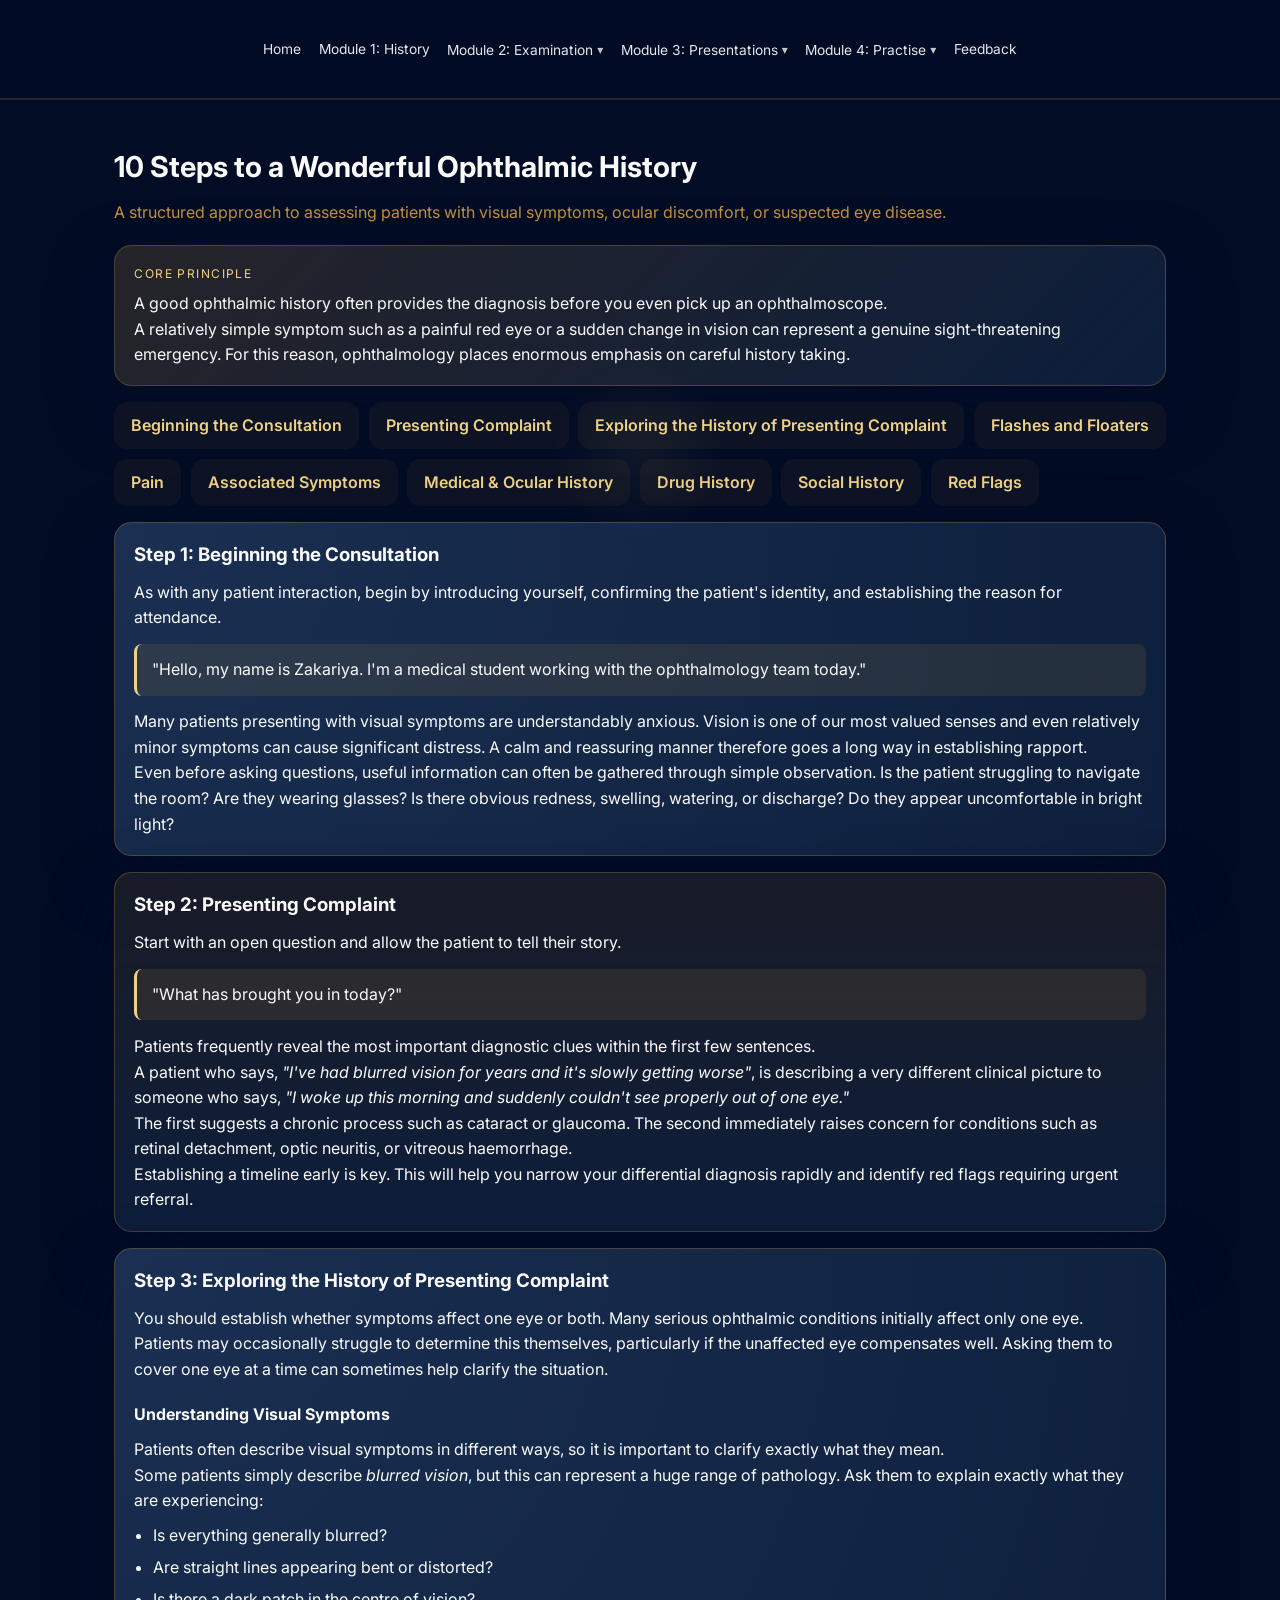
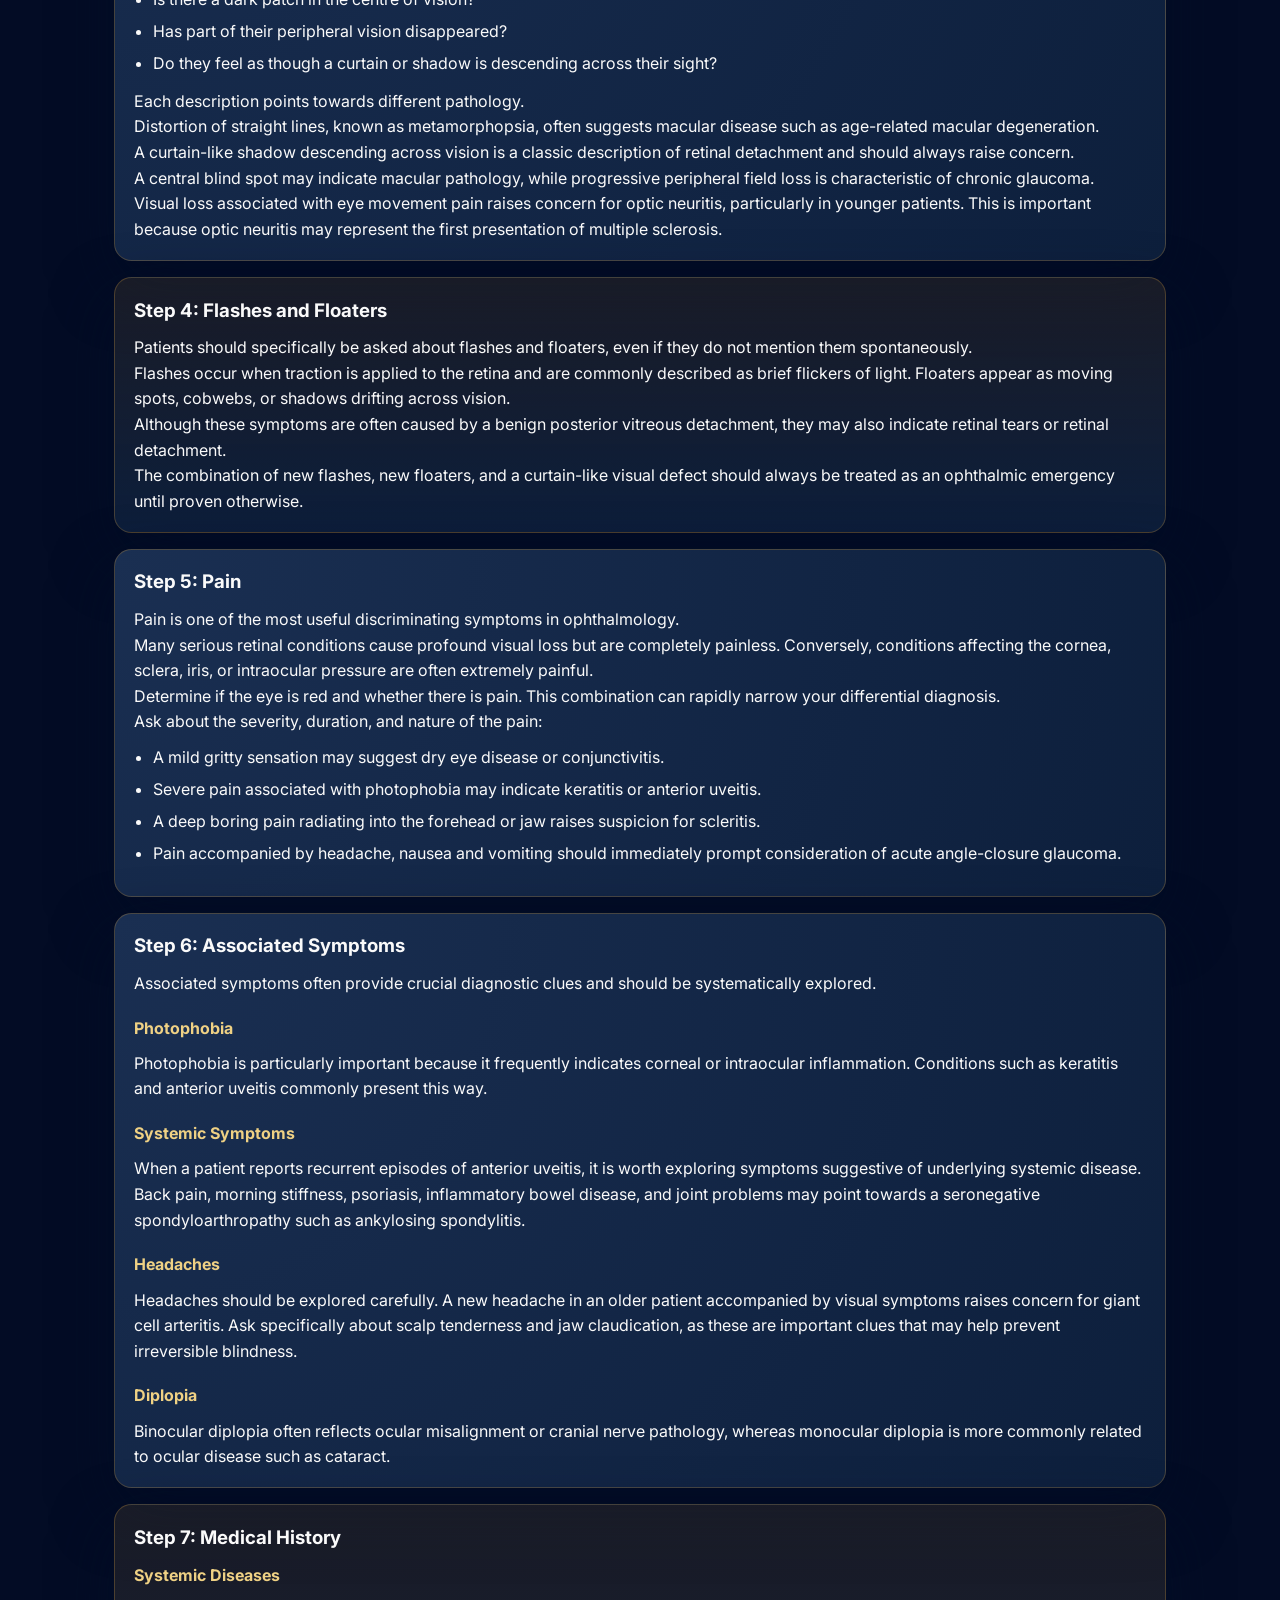
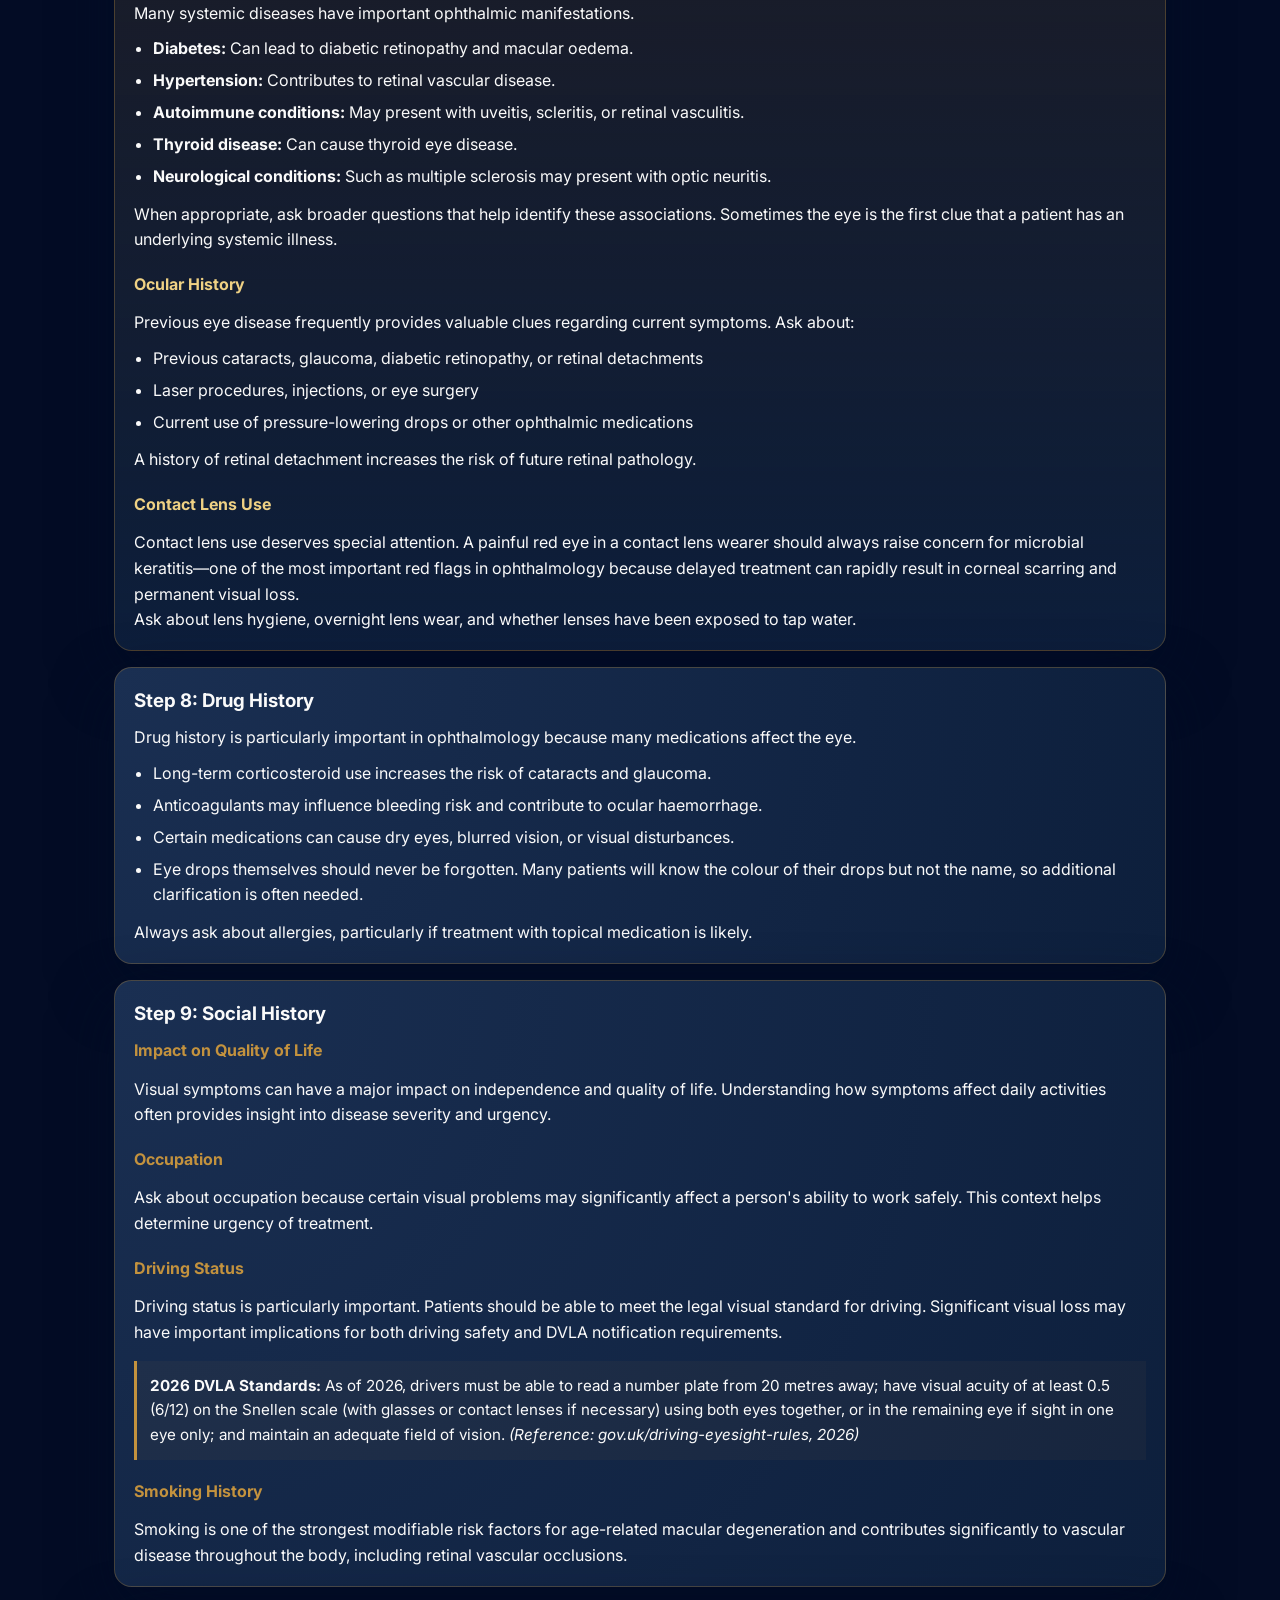
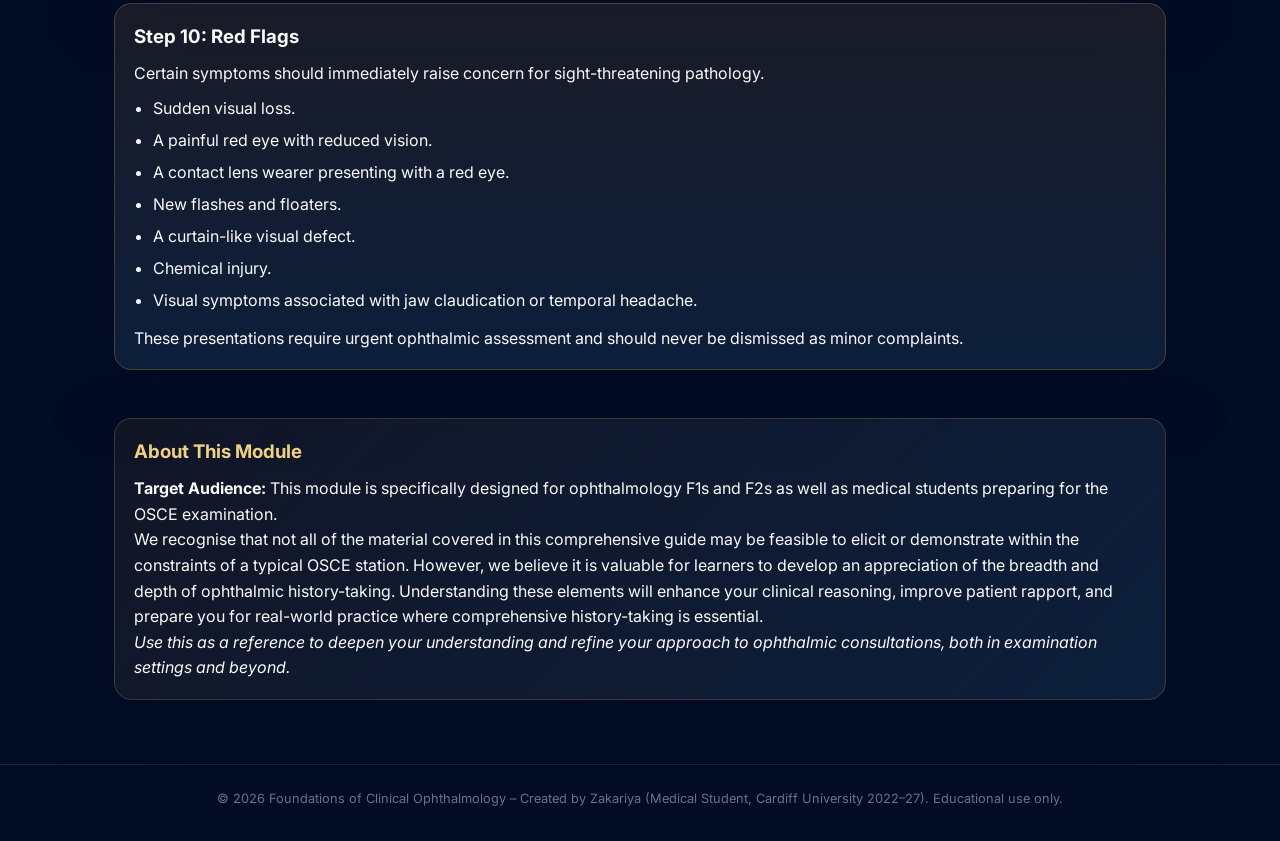
<file: module1-history.html>
<!DOCTYPE html>
<html lang="en">
<head>
  <meta charset="UTF-8" />
  <meta name="viewport" content="width=device-width, initial-scale=1.0" />
  <title>Module 1: History</title>
  <link rel="stylesheet" href="style.css" />
  <link rel="preconnect" href="https://fonts.googleapis.com">
  <link rel="preconnect" href="https://fonts.gstatic.com" crossorigin>
  <link href="https://fonts.googleapis.com/css2?family=Inter:wght@300;400;600;700&family=Playfair+Display:wght@600;700&display=swap" rel="stylesheet">
</head>
<body data-progress-module="history">
  <header class="top-nav">
    <a class="logo" href="index.html">
      <img src="Images/logo.png" alt="OphthoLearn Logo">
      <span class="logo-text">The Clinical Foundations of Ophthalmology</span>
    </a>
    <nav class="primary-nav" aria-label="Primary">
      <a class="nav-link" href="index.html">Home</a>
      <a class="nav-link" href="module1-history.html">Module 1: History</a>
      <div class="nav-item dropdown">
        <a class="nav-link" href="module2-exam.html">Module 2: Examination <span class="nav-caret">▾</span></a>
        <div class="dropdown-menu" role="menu">
          <a class="dropdown-link" href="module2-exam.html">Eye examination overview</a>
          <a class="dropdown-link" href="module2-mock.html">Mock station</a>
          <a class="dropdown-link" href="module2-fundoscopy.html">How to use fundoscopy</a>
        </div>
      </div>
      <div class="nav-item dropdown">
        <a class="nav-link" href="module3-common.html">Module 3: Presentations <span class="nav-caret">▾</span></a>
        <div class="dropdown-menu" role="menu">
          <a class="dropdown-link" href="module3-common.html">Common conditions</a>
          <a class="dropdown-link" href="module3-emergency.html">Emergency conditions</a>
        </div>
      </div>
      <div class="nav-item dropdown dropdown-right">
        <a class="nav-link" href="module4-spot.html">Module 4: Practise <span class="nav-caret">▾</span></a>
        <div class="dropdown-menu" role="menu">
          <a class="dropdown-link" href="module4-spot.html">Spot diagnosis</a>
          <a class="dropdown-link" href="module4-sba.html">SBA questions</a>
        </div>
      </div>
      <a class="nav-link" href="feedback.html">Feedback</a>
    </nav>
  </header>
  <main>
    <section class="section" id="module1-history">
      <h2>10 Steps to a Wonderful Ophthalmic History</h2>
      <p class="section-intro">A structured approach to assessing patients with visual symptoms, ocular discomfort, or suspected eye disease.</p>

      <div class="history-hero">
        <div class="history-hero-card history-highlight">
          <p class="history-kicker">Core principle</p>
          <p>A good ophthalmic history often provides the diagnosis before you even pick up an ophthalmoscope.</p>
          <p>A relatively simple symptom such as a painful red eye or a sudden change in vision can represent a genuine sight-threatening emergency. For this reason, ophthalmology places enormous emphasis on careful history taking.</p>
        </div>
      </div>

      <ul class="steps-summary steps-tiles" style="margin-top: 1rem; padding-left: 0; list-style: none; display:flex; flex-wrap:wrap; gap:0.6rem;">
        <li><a class="step-link" href="#beginning">Beginning the Consultation</a></li>
        <li><a class="step-link" href="#presenting-complaint">Presenting Complaint</a></li>
        <li><a class="step-link" href="#exploring-history">Exploring the History of Presenting Complaint</a></li>
        <li><a class="step-link" href="#flashes-floaters">Flashes and Floaters</a></li>
        <li><a class="step-link" href="#pain">Pain</a></li>
        <li><a class="step-link" href="#associated-symptoms">Associated Symptoms</a></li>
        <li><a class="step-link" href="#medical-history">Medical & Ocular History</a></li>
        <li><a class="step-link" href="#drug-history">Drug History</a></li>
        <li><a class="step-link" href="#social-history">Social History</a></li>
        <li><a class="step-link" href="#red-flags">Red Flags</a></li>
      </ul>

      <div class="history-grid">
        <section id="beginning" class="history-card">
          <h3>Step 1: Beginning the Consultation</h3>
          <p>As with any patient interaction, begin by introducing yourself, confirming the patient's identity, and establishing the reason for attendance.</p>
          <blockquote>"Hello, my name is Zakariya. I'm a medical student working with the ophthalmology team today."</blockquote>
          <p>Many patients presenting with visual symptoms are understandably anxious. Vision is one of our most valued senses and even relatively minor symptoms can cause significant distress. A calm and reassuring manner therefore goes a long way in establishing rapport.</p>
          <p>Even before asking questions, useful information can often be gathered through simple observation. Is the patient struggling to navigate the room? Are they wearing glasses? Is there obvious redness, swelling, watering, or discharge? Do they appear uncomfortable in bright light?</p>
        </section>

        <section id="presenting-complaint" class="history-card history-card-accent">
          <h3>Step 2: Presenting Complaint</h3>
          <p>Start with an open question and allow the patient to tell their story.</p>
          <blockquote>"What has brought you in today?"</blockquote>
          <p>Patients frequently reveal the most important diagnostic clues within the first few sentences.</p>
          <p>A patient who says, <em>"I've had blurred vision for years and it's slowly getting worse"</em>, is describing a very different clinical picture to someone who says, <em>"I woke up this morning and suddenly couldn't see properly out of one eye."</em></p>
          <p>The first suggests a chronic process such as cataract or glaucoma. The second immediately raises concern for conditions such as retinal detachment, optic neuritis, or vitreous haemorrhage.</p>
          <p>Establishing a timeline early is key. This will help you narrow your differential diagnosis rapidly and identify red flags requiring urgent referral.</p>
        </section>

        <section id="exploring-history" class="history-card">
          <h3>Step 3: Exploring the History of Presenting Complaint</h3>
          <p>You should establish whether symptoms affect one eye or both. Many serious ophthalmic conditions initially affect only one eye. Patients may occasionally struggle to determine this themselves, particularly if the unaffected eye compensates well. Asking them to cover one eye at a time can sometimes help clarify the situation.</p>
          
          <h4 style="margin-top: 1.2rem; margin-bottom: 0.6rem;">Understanding Visual Symptoms</h4>
          <p>Patients often describe visual symptoms in different ways, so it is important to clarify exactly what they mean.</p>
          <p>Some patients simply describe <em>blurred vision</em>, but this can represent a huge range of pathology. Ask them to explain exactly what they are experiencing:</p>
          <ul>
            <li>Is everything generally blurred?</li>
            <li>Are straight lines appearing bent or distorted?</li>
            <li>Is there a dark patch in the centre of vision?</li>
            <li>Has part of their peripheral vision disappeared?</li>
            <li>Do they feel as though a curtain or shadow is descending across their sight?</li>
          </ul>
          <p>Each description points towards different pathology.</p>
          <p>Distortion of straight lines, known as metamorphopsia, often suggests macular disease such as age-related macular degeneration.</p>
          <p>A curtain-like shadow descending across vision is a classic description of retinal detachment and should always raise concern.</p>
          <p>A central blind spot may indicate macular pathology, while progressive peripheral field loss is characteristic of chronic glaucoma.</p>
          <p>Visual loss associated with eye movement pain raises concern for optic neuritis, particularly in younger patients. This is important because optic neuritis may represent the first presentation of multiple sclerosis.</p>
        </section>

        <section id="flashes-floaters" class="history-card history-card-accent">
          <h3>Step 4: Flashes and Floaters</h3>
          <p>Patients should specifically be asked about flashes and floaters, even if they do not mention them spontaneously.</p>
          <p>Flashes occur when traction is applied to the retina and are commonly described as brief flickers of light. Floaters appear as moving spots, cobwebs, or shadows drifting across vision.</p>
          <p>Although these symptoms are often caused by a benign posterior vitreous detachment, they may also indicate retinal tears or retinal detachment.</p>
          <p>The combination of new flashes, new floaters, and a curtain-like visual defect should always be treated as an ophthalmic emergency until proven otherwise.</p>
        </section>

        <section id="pain" class="history-card">
          <h3>Step 5: Pain</h3>
          <p>Pain is one of the most useful discriminating symptoms in ophthalmology.</p>
          <p>Many serious retinal conditions cause profound visual loss but are completely painless. Conversely, conditions affecting the cornea, sclera, iris, or intraocular pressure are often extremely painful.</p>
          <p>Determine if the eye is red and whether there is pain. This combination can rapidly narrow your differential diagnosis.</p>
          <p>Ask about the severity, duration, and nature of the pain:</p>
          <ul>
            <li>A mild gritty sensation may suggest dry eye disease or conjunctivitis.</li>
            <li>Severe pain associated with photophobia may indicate keratitis or anterior uveitis.</li>
            <li>A deep boring pain radiating into the forehead or jaw raises suspicion for scleritis.</li>
            <li>Pain accompanied by headache, nausea and vomiting should immediately prompt consideration of acute angle-closure glaucoma.</li>
          </ul>
        </section>

        <section id="associated-symptoms" class="history-card">
          <h3>Step 6: Associated Symptoms</h3>
          <p>Associated symptoms often provide crucial diagnostic clues and should be systematically explored.</p>
          
          <h4 style="margin-top: 1.2rem; margin-bottom: 0.6rem; color: #efd184;">Photophobia</h4>
          <p>Photophobia is particularly important because it frequently indicates corneal or intraocular inflammation. Conditions such as keratitis and anterior uveitis commonly present this way.</p>
          
          <h4 style="margin-top: 1.2rem; margin-bottom: 0.6rem; color: #efd184;">Systemic Symptoms</h4>
          <p>When a patient reports recurrent episodes of anterior uveitis, it is worth exploring symptoms suggestive of underlying systemic disease. Back pain, morning stiffness, psoriasis, inflammatory bowel disease, and joint problems may point towards a seronegative spondyloarthropathy such as ankylosing spondylitis.</p>
          
          <h4 style="margin-top: 1.2rem; margin-bottom: 0.6rem; color: #efd184;">Headaches</h4>
          <p>Headaches should be explored carefully. A new headache in an older patient accompanied by visual symptoms raises concern for giant cell arteritis. Ask specifically about scalp tenderness and jaw claudication, as these are important clues that may help prevent irreversible blindness.</p>
          
          <h4 style="margin-top: 1.2rem; margin-bottom: 0.6rem; color: #efd184;">Diplopia</h4>
          <p>Binocular diplopia often reflects ocular misalignment or cranial nerve pathology, whereas monocular diplopia is more commonly related to ocular disease such as cataract.</p>
        </section>

        <section id="medical-history" class="history-card history-card-accent">
          <h3>Step 7: Medical History</h3>
          
          <h4 style="margin-top: 0; margin-bottom: 0.8rem; color: #efd184;">Systemic Diseases</h4>
          <p>Many systemic diseases have important ophthalmic manifestations.</p>
          <ul>
            <li><strong>Diabetes:</strong> Can lead to diabetic retinopathy and macular oedema.</li>
            <li><strong>Hypertension:</strong> Contributes to retinal vascular disease.</li>
            <li><strong>Autoimmune conditions:</strong> May present with uveitis, scleritis, or retinal vasculitis.</li>
            <li><strong>Thyroid disease:</strong> Can cause thyroid eye disease.</li>
            <li><strong>Neurological conditions:</strong> Such as multiple sclerosis may present with optic neuritis.</li>
          </ul>
          <p>When appropriate, ask broader questions that help identify these associations. Sometimes the eye is the first clue that a patient has an underlying systemic illness.</p>
          
          <h4 style="margin-top: 1.2rem; margin-bottom: 0.8rem; color: #efd184;">Ocular History</h4>
          <p>Previous eye disease frequently provides valuable clues regarding current symptoms. Ask about:</p>
          <ul>
            <li>Previous cataracts, glaucoma, diabetic retinopathy, or retinal detachments</li>
            <li>Laser procedures, injections, or eye surgery</li>
            <li>Current use of pressure-lowering drops or other ophthalmic medications</li>
          </ul>
          <p>A history of retinal detachment increases the risk of future retinal pathology.</p>
          
          <h4 style="margin-top: 1.2rem; margin-bottom: 0.8rem; color: #efd184;">Contact Lens Use</h4>
          <p>Contact lens use deserves special attention. A painful red eye in a contact lens wearer should always raise concern for microbial keratitis—one of the most important red flags in ophthalmology because delayed treatment can rapidly result in corneal scarring and permanent visual loss.</p>
          <p>Ask about lens hygiene, overnight lens wear, and whether lenses have been exposed to tap water.</p>
        </section>

        <section id="drug-history" class="history-card">
          <h3>Step 8: Drug History</h3>
          <p>Drug history is particularly important in ophthalmology because many medications affect the eye.</p>
          <ul>
            <li>Long-term corticosteroid use increases the risk of cataracts and glaucoma.</li>
            <li>Anticoagulants may influence bleeding risk and contribute to ocular haemorrhage.</li>
            <li>Certain medications can cause dry eyes, blurred vision, or visual disturbances.</li>
            <li>Eye drops themselves should never be forgotten. Many patients will know the colour of their drops but not the name, so additional clarification is often needed.</li>
          </ul>
          <p>Always ask about allergies, particularly if treatment with topical medication is likely.</p>
        </section>

        <section id="social-history" class="history-card">
          <h3>Step 9: Social History</h3>
          
          <h4 style="margin-top: 0; margin-bottom: 0.8rem; color: #c3923e;">Impact on Quality of Life</h4>
          <p>Visual symptoms can have a major impact on independence and quality of life. Understanding how symptoms affect daily activities often provides insight into disease severity and urgency.</p>
          
          <h4 style="margin-top: 1.2rem; margin-bottom: 0.8rem; color: #c3923e;">Occupation</h4>
          <p>Ask about occupation because certain visual problems may significantly affect a person's ability to work safely. This context helps determine urgency of treatment.</p>
          
          <h4 style="margin-top: 1.2rem; margin-bottom: 0.8rem; color: #c3923e;">Driving Status</h4>
          <p>Driving status is particularly important. Patients should be able to meet the legal visual standard for driving. Significant visual loss may have important implications for both driving safety and DVLA notification requirements.</p>
          <p style="font-size: 0.95rem; background: rgba(195, 146, 62, 0.05); padding: 0.8rem; border-left: 3px solid #c3923e; margin: 1rem 0;">
            <strong>2026 DVLA Standards:</strong> As of 2026, drivers must be able to read a number plate from 20 metres away; have visual acuity of at least 0.5 (6/12) on the Snellen scale (with glasses or contact lenses if necessary) using both eyes together, or in the remaining eye if sight in one eye only; and maintain an adequate field of vision. <em>(Reference: gov.uk/driving-eyesight-rules, 2026)</em>
          </p>
          
          <h4 style="margin-top: 1.2rem; margin-bottom: 0.8rem; color: #c3923e;">Smoking History</h4>
          <p>Smoking is one of the strongest modifiable risk factors for age-related macular degeneration and contributes significantly to vascular disease throughout the body, including retinal vascular occlusions.</p>
        </section>

        <section id="red-flags" class="history-card history-card-accent">
          <h3>Step 10: Red Flags</h3>
          <p>Certain symptoms should immediately raise concern for sight-threatening pathology.</p>
          <ul>
            <li>Sudden visual loss.</li>
            <li>A painful red eye with reduced vision.</li>
            <li>A contact lens wearer presenting with a red eye.</li>
            <li>New flashes and floaters.</li>
            <li>A curtain-like visual defect.</li>
            <li>Chemical injury.</li>
            <li>Visual symptoms associated with jaw claudication or temporal headache.</li>
          </ul>
          <p>These presentations require urgent ophthalmic assessment and should never be dismissed as minor complaints.</p>
        </section>

        <section class="history-card" style="margin-top: 2rem; background: linear-gradient(135deg, rgba(195, 146, 62, 0.08), rgba(13, 31, 60, 0.98)); border: 1px solid rgba(195, 146, 62, 0.25);">
          <h3 style="color: #efd184;">About This Module</h3>
          <p><strong>Target Audience:</strong> This module is specifically designed for ophthalmology F1s and F2s as well as medical students preparing for the OSCE examination.</p>
          <p>We recognise that not all of the material covered in this comprehensive guide may be feasible to elicit or demonstrate within the constraints of a typical OSCE station. However, we believe it is valuable for learners to develop an appreciation of the breadth and depth of ophthalmic history-taking. Understanding these elements will enhance your clinical reasoning, improve patient rapport, and prepare you for real-world practice where comprehensive history-taking is essential.</p>
          <p><em>Use this as a reference to deepen your understanding and refine your approach to ophthalmic consultations, both in examination settings and beyond.</em></p>
        </section>
      </div>
  </main>
  <footer class="footer">
    <p>&copy; <span id="year"></span> Foundations of Clinical Ophthalmology – Created by Zakariya (Medical Student, Cardiff University 2022–27). Educational use only.</p>
  </footer>
  <script src="script.js"></script>
</body>
</html>
</file>
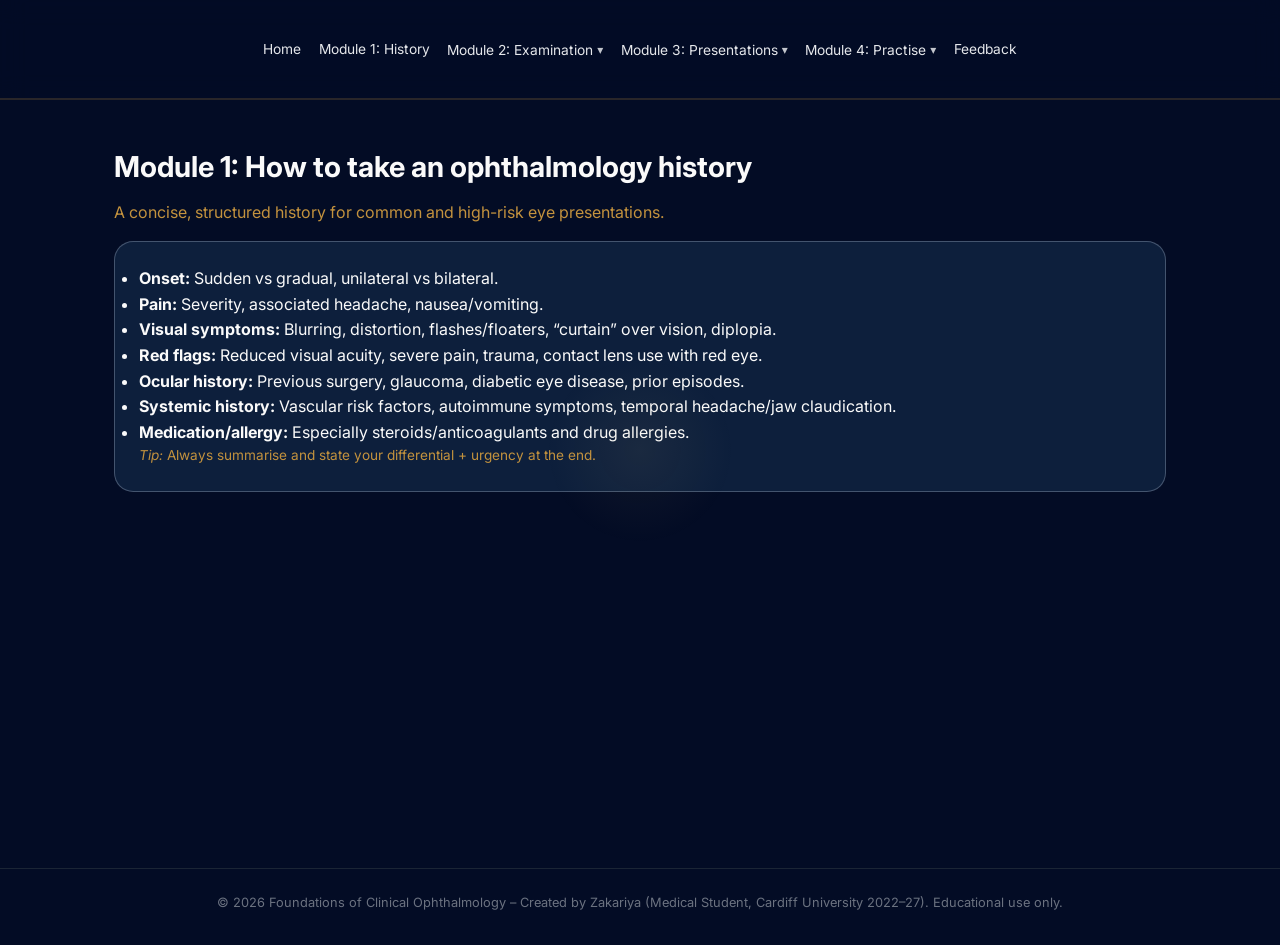
<file: module1.html>
<!DOCTYPE html>
<html lang="en">
<head>
  <meta charset="UTF-8" />
  <meta name="viewport" content="width=device-width, initial-scale=1.0" />
  <title>Module 1: Ophthalmology History</title>
  <link rel="stylesheet" href="style.css" />

  <!-- Google Font -->
  <link rel="preconnect" href="https://fonts.googleapis.com">
  <link rel="preconnect" href="https://fonts.gstatic.com" crossorigin>
  <link href="https://fonts.googleapis.com/css2?family=Inter:wght@300;400;600;700&family=Playfair+Display:wght@600;700&display=swap" rel="stylesheet">
</head>

<body data-progress-module="history">
  <!-- NAVIGATION -->
  <header class="top-nav">
    <a class="logo" href="index.html">
      <img src="Images/logo.png" alt="OphthoLearn Logo">
      <span class="logo-text">The Clinical Foundations of Ophthalmology</span>
    </a>
    <nav class="primary-nav" aria-label="Primary">
      <a class="nav-link" href="index.html">Home</a>
      <a class="nav-link" href="module1-history.html">Module 1: History</a>

      <div class="nav-item dropdown">
        <a class="nav-link" href="module2-exam.html">Module 2: Examination <span class="nav-caret">▾</span></a>
        <div class="dropdown-menu" role="menu">
          <a class="dropdown-link" href="module2-exam.html">How to conduct an ophthalmology examination</a>
          <a class="dropdown-link" href="module2-mock.html">Mock station</a>
          <a class="dropdown-link" href="module2-fundoscopy.html">How to use fundoscopy</a>
        </div>
      </div>

      <div class="nav-item dropdown">
        <a class="nav-link" href="module3-common.html">Module 3: Presentations <span class="nav-caret">▾</span></a>
        <div class="dropdown-menu" role="menu">
          <a class="dropdown-link" href="module3-common.html">Common conditions</a>
          <a class="dropdown-link" href="module3-emergency.html">Emergency conditions</a>
        </div>
      </div>

      <div class="nav-item dropdown dropdown-right">
        <a class="nav-link" href="module4-spot.html">Module 4: Practise <span class="nav-caret">▾</span></a>
        <div class="dropdown-menu" role="menu">
          <a class="dropdown-link" href="module4-spot.html">Spot diagnosis</a>
          <a class="dropdown-link" href="module4-sba.html">SBA questions</a>
        </div>
      </div>

      <a class="nav-link" href="feedback.html">Feedback</a>
    </nav>
  </header>

  <main>
    <section class="section" id="module1-history">
      <h2>Module 1: How to take an ophthalmology history</h2>
      <p class="section-intro">
        A concise, structured history for common and high-risk eye presentations.
      </p>

      <div class="module-viewer">
        <ul>
          <li><strong>Onset:</strong> Sudden vs gradual, unilateral vs bilateral.</li>
          <li><strong>Pain:</strong> Severity, associated headache, nausea/vomiting.</li>
          <li><strong>Visual symptoms:</strong> Blurring, distortion, flashes/floaters, “curtain” over vision, diplopia.</li>
          <li><strong>Red flags:</strong> Reduced visual acuity, severe pain, trauma, contact lens use with red eye.</li>
          <li><strong>Ocular history:</strong> Previous surgery, glaucoma, diabetic eye disease, prior episodes.</li>
          <li><strong>Systemic history:</strong> Vascular risk factors, autoimmune symptoms, temporal headache/jaw claudication.</li>
          <li><strong>Medication/allergy:</strong> Especially steroids/anticoagulants and drug allergies.</li>
        </ul>
        <p class="small-note"><em>Tip:</em> Always summarise and state your differential + urgency at the end.</p>
      </div>
    </section>
  </main>

  <footer class="footer">
    <p>&copy; <span id="year"></span> Foundations of Clinical Ophthalmology – Created by Zakariya (Medical Student, Cardiff University 2022–27). Educational use only.</p>
  </footer>

  <script src="script.js"></script>
</body>
</html>
</file>
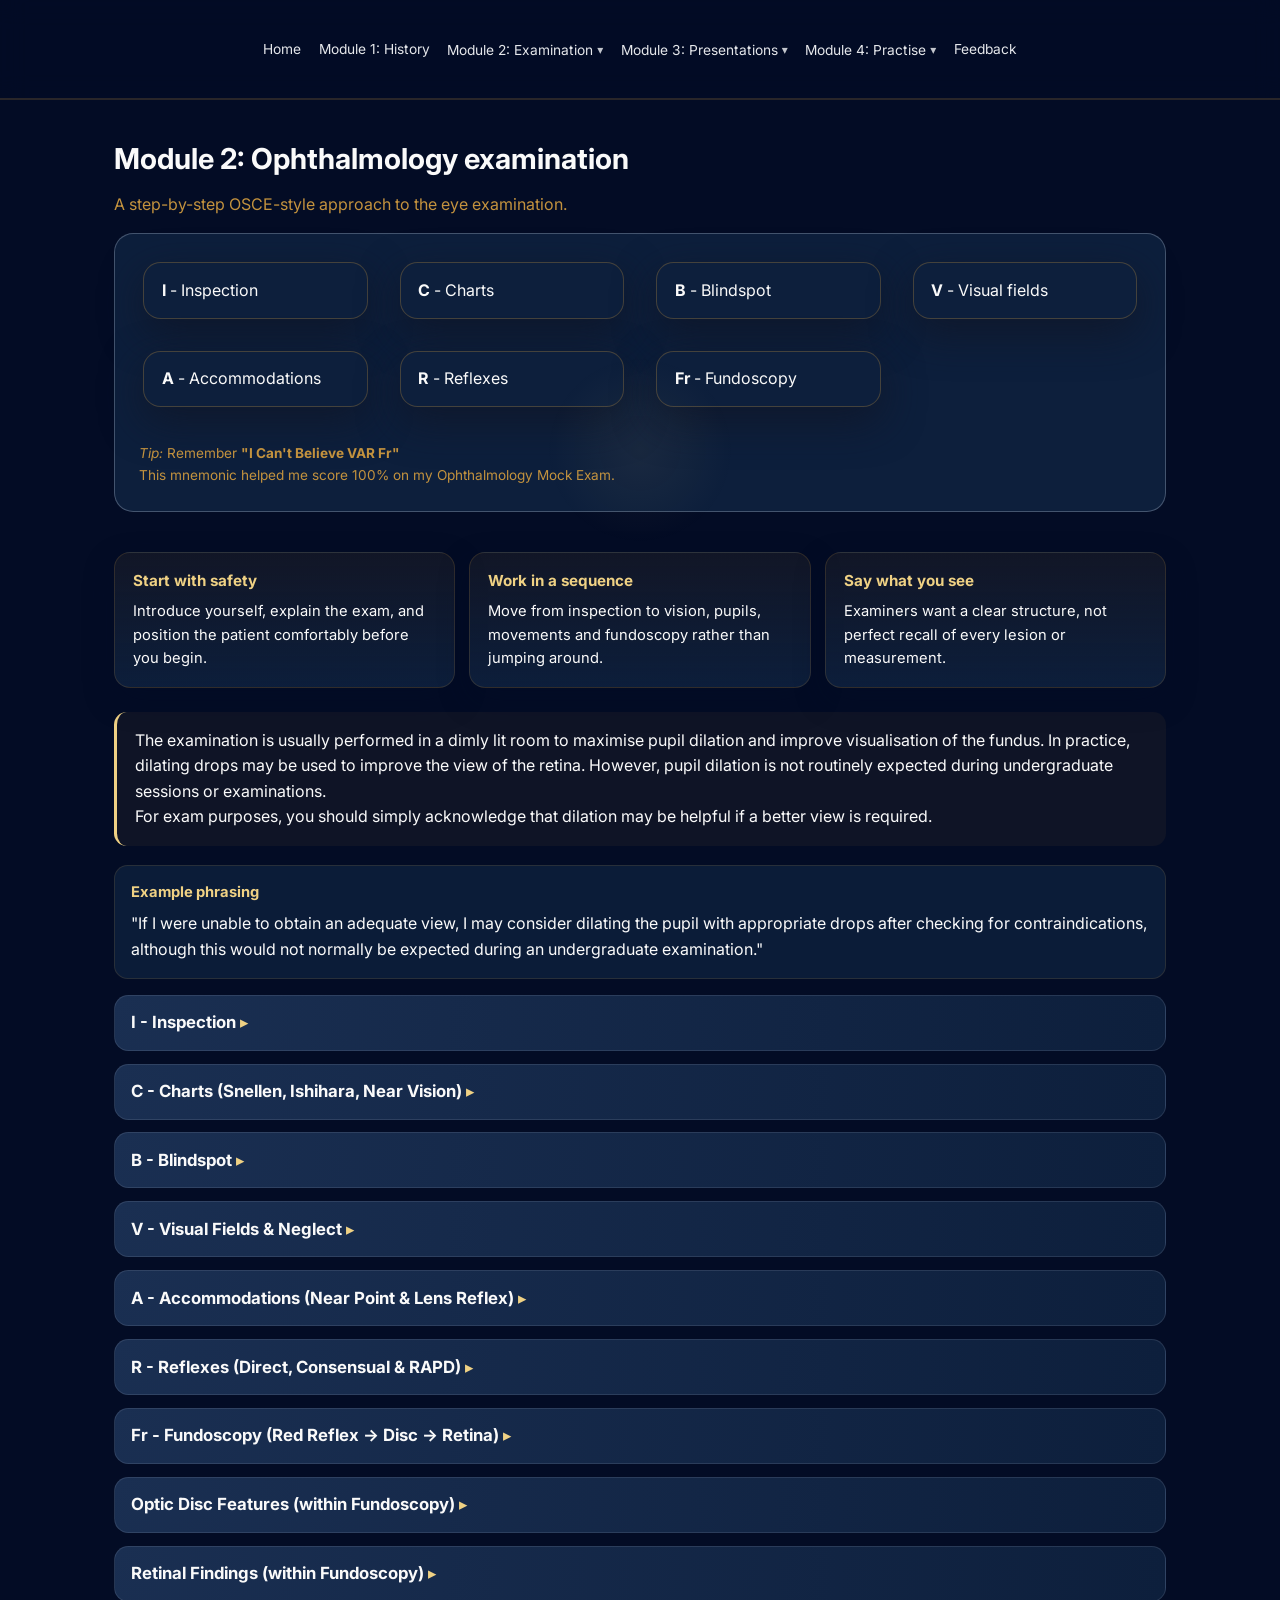
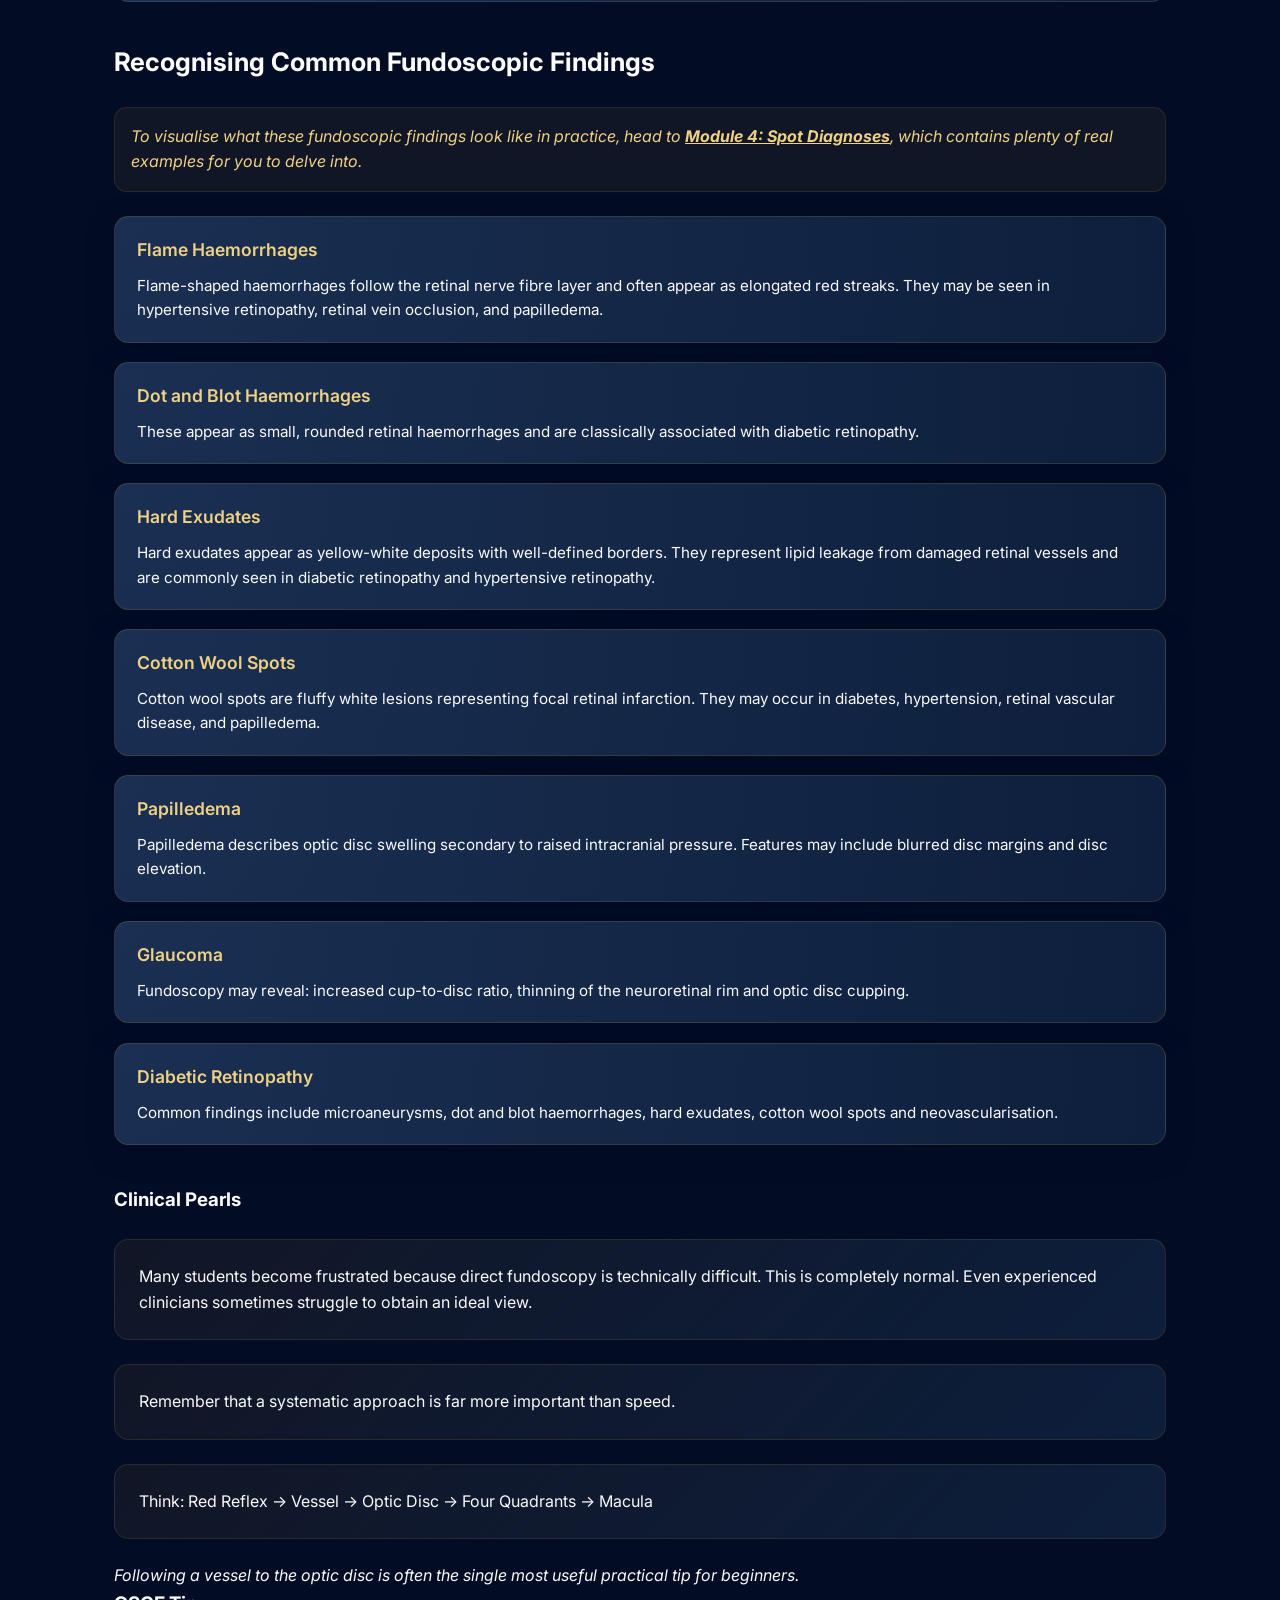
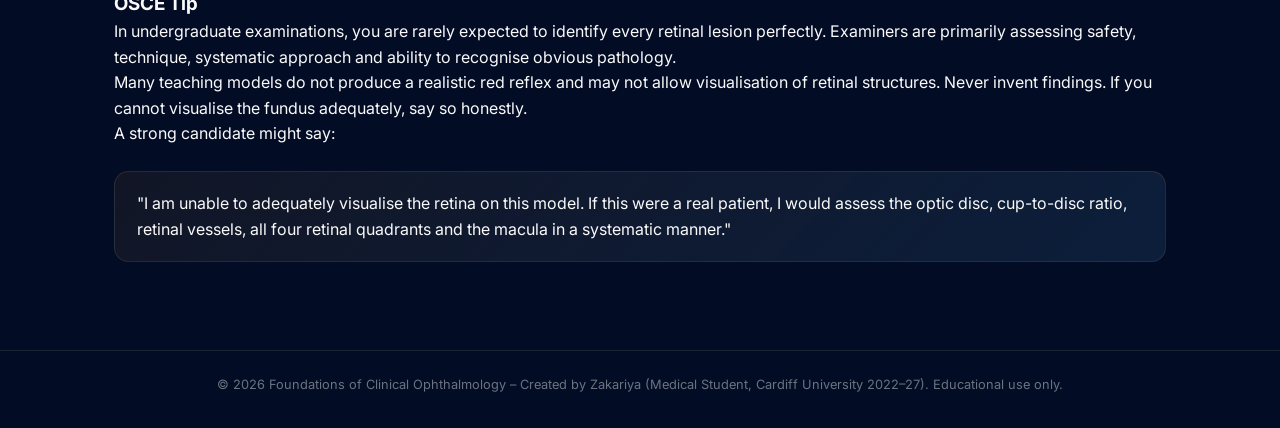
<file: module2-exam.html>
<!DOCTYPE html>
<html lang="en">
<head>
  <meta charset="UTF-8" />
  <meta name="viewport" content="width=device-width, initial-scale=1.0" />
  <title>Module 2: Examination</title>
  <link rel="stylesheet" href="style.css" />
  <link rel="preconnect" href="https://fonts.googleapis.com">
  <link rel="preconnect" href="https://fonts.gstatic.com" crossorigin>
  <link href="https://fonts.googleapis.com/css2?family=Inter:wght@300;400;600;700&family=Playfair+Display:wght@600;700&display=swap" rel="stylesheet">
</head>
<body class="module2-exam-page" data-progress-module="exam">
  <header class="top-nav">
    <a class="logo" href="index.html">
      <img src="Images/logo.png" alt="OphthoLearn Logo">
      <span class="logo-text">The Clinical Foundations of Ophthalmology</span>
    </a>
    <nav class="primary-nav" aria-label="Primary">
      <a class="nav-link" href="index.html">Home</a>
      <a class="nav-link" href="module1-history.html">Module 1: History</a>
      <div class="nav-item dropdown">
        <a class="nav-link" href="module2-exam.html">Module 2: Examination <span class="nav-caret">▾</span></a>
        <div class="dropdown-menu" role="menu">
          <a class="dropdown-link" href="module2-exam.html">Eye examination overview</a>
          <a class="dropdown-link" href="module2-mock.html">Mock station</a>
          <a class="dropdown-link" href="module2-fundoscopy.html">How to use fundoscopy</a>
        </div>
      </div>
      <div class="nav-item dropdown">
        <a class="nav-link" href="module3-common.html">Module 3: Presentations <span class="nav-caret">▾</span></a>
        <div class="dropdown-menu" role="menu">
          <a class="dropdown-link" href="module3-common.html">Common conditions</a>
          <a class="dropdown-link" href="module3-emergency.html">Emergency conditions</a>
        </div>
      </div>
      <div class="nav-item dropdown dropdown-right">
        <a class="nav-link" href="module4-spot.html">Module 4: Practise <span class="nav-caret">▾</span></a>
        <div class="dropdown-menu" role="menu">
          <a class="dropdown-link" href="module4-spot.html">Spot diagnosis</a>
          <a class="dropdown-link" href="module4-sba.html">SBA questions</a>
        </div>
      </div>
      <a class="nav-link" href="feedback.html">Feedback</a>
    </nav>
  </header>
  <main>
    <section class="section" id="module2-exam">
      <h2>Module 2: Ophthalmology examination</h2>
      <p class="section-intro">A step-by-step OSCE-style approach to the eye examination.</p>
      <div class="module-viewer">
        <div class="card-grid">
          <a class="module-tab" href="#inspection"><strong>I</strong> - Inspection</a>
          <a class="module-tab" href="#charts"><strong>C</strong> - Charts</a>
          <a class="module-tab" href="#blindspot"><strong>B</strong> - Blindspot</a>
          <a class="module-tab" href="#visual-fields"><strong>V</strong> - Visual fields</a>
          <a class="module-tab" href="#accommodations"><strong>A</strong> - Accommodations</a>
          <a class="module-tab" href="#reflexes"><strong>R</strong> - Reflexes</a>
          <a class="module-tab" href="#fundoscopy"><strong>Fr</strong> - Fundoscopy</a>
        </div>
        <p class="small-note"><em>Tip:</em> Remember <strong>"I Can't Believe VAR Fr"</strong></p>
        <p class="small-note">This mnemonic helped me score 100% on my Ophthalmology Mock Exam.</p>
      </div>
      <article class="exam-detailed">
        <div class="exam-summary-grid">
          <div class="exam-summary-card">
            <h4>Start with safety</h4>
            <p>Introduce yourself, explain the exam, and position the patient comfortably before you begin.</p>
          </div>
          <div class="exam-summary-card">
            <h4>Work in a sequence</h4>
            <p>Move from inspection to vision, pupils, movements and fundoscopy rather than jumping around.</p>
          </div>
          <div class="exam-summary-card">
            <h4>Say what you see</h4>
            <p>Examiners want a clear structure, not perfect recall of every lesion or measurement.</p>
          </div>
        </div>

        <div class="exam-lead">
          <p>The examination is usually performed in a dimly lit room to maximise pupil dilation and improve visualisation of the fundus. In practice, dilating drops may be used to improve the view of the retina. However, pupil dilation is not routinely expected during undergraduate sessions or examinations.</p>
          <p>For exam purposes, you should simply acknowledge that dilation may be helpful if a better view is required.</p>
        </div>

        <div class="exam-callout">
          <h4>Example phrasing</h4>
        <blockquote>"If I were unable to obtain an adequate view, I may consider dilating the pupil with appropriate drops after checking for contraindications, although this would not normally be expected during an undergraduate examination."</blockquote>
        </div>

        <div id="inspection" class="accordion-item">
          <div class="accordion-header"><h3><strong>I</strong> - Inspection <span class="accordion-icon">▸</span></h3></div>
          <div class="accordion-body">
            <p>Careful external inspection often gives immediate diagnostic clues. Record laterality and whether findings are acute or chronic.</p>
            <div class="exam-callout">
              <h4>Look for</h4>
              <ul>
                <li>Ptosis or asymmetry of the lids</li>
                <li>Red eye or circumlimbal injection</li>
                <li>Discharge, crusting or lid margin inflammation</li>
              </ul>
            </div>
            <ul>
              <li><strong>Ptosis:</strong> asymmetric lid droop — consider CN III palsy, myasthenia gravis (fatigable ptosis), or involutional/aponeurotic causes.</li>
              <li><strong>Red eye / injection:</strong> diffuse conjunctival injection suggests conjunctivitis; a ciliary flush or perilimbal injection points to keratitis or anterior uveitis.</li>
              <li><strong>Discharge & crusting:</strong> mucopurulent discharge commonly accompanies bacterial conjunctivitis; lash crusting and lid margin inflammation suggest blepharitis.</li>
              <li><strong>Proptosis or globe prominence:</strong> thyroid eye disease, orbital cellulitis, or orbital masses; assess for restriction of eye movements.</li>
              <li><strong>Periorbital swelling / erythema:</strong> differentiate preseptal (localised, lids only) from orbital cellulitis (pain, proptosis, ophthalmoplegia, systemic features).</li>
              <li><strong>Lid lesions:</strong> stye (hordeolum), chalazion, ectropion/entropion, lid tumours — note location, tenderness, and fluctuation.</li>
              <li><strong>Other external signs:</strong> corneal opacity, corneal ulceration (look for focal whitening), entropion causing lashes rubbing the cornea.</li>
            </ul>
            <p><em>Tip:</em> Inspect with good lighting and ask the patient to look in primary gaze and in the direction of suspected abnormality. Photograph external findings if useful for referral.</p>
          </div>
        </div>

        <div id="charts" class="accordion-item">
          <div class="accordion-header"><h3><strong>C</strong> - Charts (Snellen, Ishihara, Near Vision) <span class="accordion-icon">▸</span></h3></div>
          <div class="accordion-body">
            <p><strong>Snellen Chart (distance acuity):</strong> Test each eye separately with habitual correction first, then without if needed. Record the line read (e.g., 6/6, 6/12) and note if a pinhole improves vision.</p>
            <div class="exam-callout">
              <h4>What to document</h4>
              <p>Line read, use of glasses, pinhole response and any severe vision loss terms such as count fingers or hand movement.</p>
            </div>
            <ul>
              <li>Use pinhole to distinguish refractive error from pathological causes; improvement suggests refractive problem.</li>
              <li>Document clearly: count fingers, hand motion, or perception of light (PL) for severe vision loss.</li>
            </ul>
            <p><strong>Ishihara Cards (colour vision):</strong> Brief screening test for red-green colour blindness. Patient reads numbers in colour plates.</p>
            <p><strong>Near Vision (newspaper / Jaeger chart):</strong> Test with patient's reading glasses if worn. Offer a newspaper or dedicated near vision card. Record the smallest line clearly read.</p>
            <p><em>Tip:</em> Always state which correction was used. Document acuity for both corrected and uncorrected vision if significantly different.</p>
          </div>
        </div>

        <div id="blindspot" class="accordion-item">
          <div class="accordion-header"><h3><strong>B</strong> - Blindspot <span class="accordion-icon">▸</span></h3></div>
          <div class="accordion-body">
            <p>Optional detailed mapping. Most exams do not require formal blindspot assessment; visual field confrontation is usually sufficient.</p>
          </div>
        </div>

        <div id="visual-fields" class="accordion-item">
          <div class="accordion-header"><h3><strong>V</strong> - Visual Fields & Neglect <span class="accordion-icon">▸</span></h3></div>
          <div class="accordion-body">
            <p>Confrontation testing screens for peripheral field defects. Compare each quadrant between your field and the patient's, asking them to count fingers or describe movement in each area.</p>
            <ul>
              <li>Test all four quadrants (superior/inferior × nasal/temporal).</li>
              <li>Screen for hemianopia (loss of one half of field), quadrantanopia, and central field defects.</li>
              <li>Assess for neglect: patient may fail to acknowledge stimuli on one side despite intact field.</li>
            </ul>
            <p><em>Tip:</em> Use your own visual field as reference; move your examining finger slowly into the patient's field from the periphery and ask when they first see movement.</p>
          </div>
        </div>

        <div id="accommodations" class="accordion-item">
          <div class="accordion-header"><h3><strong>A</strong> - Accommodations (Near Point & Lens Reflex) <span class="accordion-icon">▸</span></h3></div>
          <div class="accordion-body">
            <p>Test the patient's ability to focus on near objects (accommodation) and observe for associated pupil constriction and convergence.</p>
            <ul>
              <li>Ask patient to focus on your finger held at arm's length, then bring it slowly to the nose (~15 cm).</li>
              <li>Look for pupil constriction (normal) and inward eye movement (convergence).</li>
              <li>Loss of accommodation with preserved direct pupil response suggests Adie syndrome or diabetic neuropathy.</li>
            </ul>
            <p><em>Tip:</em> Accommodative amplitude decreases with age (presbyopia). This test is less critical in brief OSCE exams but worth mentioning for complete CN II/III assessment.</p>
          </div>
        </div>

        <div id="reflexes" class="accordion-item">
          <div class="accordion-header"><h3><strong>R</strong> - Reflexes (Direct, Consensual & RAPD) <span class="accordion-icon">▸</span></h3></div>
          <div class="accordion-body">
            <p>Inspect pupil size, symmetry, shape and reactivity in room light and dim conditions. Perform direct, consensual and swinging light tests (RAPD assessment).</p>
            <ul>
              <li><strong>Direct reflex:</strong> shine light into one eye; observe pupil constriction in that eye.</li>
              <li><strong>Consensual reflex:</strong> light in one eye causes pupil constriction in the other eye.</li>
              <li><strong>RAPD (swinging flashlight test):</strong> indicates asymmetric afferent pathway function (optic nerve or severe retinal disease on the affected side); the affected pupil dilates paradoxically when light swings to it.</li>
              <li><strong>Anisocoria:</strong> note whether asymmetry is greater in light or dark — helps differentiate parasympathetic vs sympathetic causes.</li>
            </ul>
            <p><em>Tip:</em> Perform RAPD assessment in a slightly dim room with a bright light source; a true RAPD is a critical red flag.</p>
          </div>
        </div>

        <div id="fundoscopy" class="accordion-item">
          <div class="accordion-header"><h3><strong>Fr</strong> - Fundoscopy (Red Reflex → Disc → Retina) <span class="accordion-icon">▸</span></h3></div>
          <div class="accordion-body">
            <div class="exam-callout">
              <h4>Positioning</h4>
              <p>When examining the patient's right eye, hold the ophthalmoscope in your right hand and look through it using your right eye. Likewise, when examining the patient's left eye, use your left hand and left eye. Set lens to 0.</p>
            </div>
            <p>Begin by asking the patient to look at a distant target behind you and keep their gaze fixed there throughout the examination. Explain that you will place your thumb on their eyebrow so you do not bump into one another. Approach at arm's distance, at a 15 degree angle from the patient's temporal side.</p>
            <div class="exam-callout">
              <h4>Finding the fundus</h4>
              <p>Initially, identify the red reflex and move slowly towards the eye while maintaining it.</p>
            </div>
            <p>Note that on many models the red reflex is not visible, but often examiners will ask you to continue as if it has been found.</p>
            <ul>
              <li>Identify a retinal vessel first, rather than searching randomly.</li>
              <li>Follow the vessel back until you reach the optic disc.</li>
              <li>Use the vessel as a guide to keep the examination systematic.</li>
            </ul>
            <p><strong>Red Reflex:</strong> The first step of fundoscopy. Shine the ophthalmoscope light at the pupil from arm's length (~30 cm away). Look for a bright red/orange reflex in both eyes. Absence or dimness suggests media opacity (cataract, corneal scar, vitreous haemorrhage) or retinal detachment.</p>
            <div class="exam-callout">
              <h4>Quick sequence</h4>
              <p>Red reflex, vessel, disc, macula and then the four retinal quadrants.</p>
            </div>
            <p>Once the red reflex is confirmed, slowly approach the eye and begin your systematic examination:</p>
            <ul>
              <li>Use your right eye to examine the patient's right eye (right hand with scope); left eye for left eye.</li>
              <li>Start at lens 0 and adjust as needed to focus the image.</li>
              <li>Follow a retinal vessel towards the optic disc — this is often easier than searching randomly.</li>
              <li>Systematically assess the disc, macula, and four retinal quadrants.</li>
            </ul>
            <p><em>Tip:</em> If you cannot visualise the fundus adequately, say so honestly — this is better than inventing findings.</p>
          </div>
        </div>

        <div id="optic-disc-detail" class="accordion-item">
          <div class="accordion-header"><h3>Optic Disc Features (within Fundoscopy) <span class="accordion-icon">▸</span></h3></div>
          <div class="accordion-body">
            <p>Please refer to the <a href="module2-fundoscopy.html" style="color: #efd184; text-decoration: underline;"><strong>How to use fundoscopy</strong></a> section for detailed information on assessing optic disc features including colour, margins, cup-to-disc ratio, swelling, and haemorrhages.</p>
          </div>
        </div>

        <div id="retina-detail" class="accordion-item">
          <div class="accordion-header"><h3>Retinal Findings (within Fundoscopy) <span class="accordion-icon">▸</span></h3></div>
          <div class="accordion-body">
            <p>Please refer to the <a href="module2-fundoscopy.html" style="color: #efd184; text-decoration: underline;"><strong>How to use fundoscopy</strong></a> section for detailed information on systematically assessing the four retinal quadrants and identifying retinal pathology including haemorrhages, exudates, cotton wool spots, and other findings.</p>
          </div>
        </div>



        <section class="findings-section">
          <h3>Recognising Common Fundoscopic Findings</h3>
          <p style="background: rgba(195, 146, 62, 0.08); border: 1px solid rgba(195, 146, 62, 0.15); border-radius: 0.8rem; padding: 1rem; margin-bottom: 1.5rem; color: #efd184; font-style: italic;">To visualise what these fundoscopic findings look like in practice, head to <a href="module4-spot.html" style="color: #efd184; text-decoration: underline;"><strong>Module 4: Spot Diagnoses</strong></a>, which contains plenty of real examples for you to delve into.</p>
          <div class="finding-item">
            <h4>Flame Haemorrhages</h4>
            <p>Flame-shaped haemorrhages follow the retinal nerve fibre layer and often appear as elongated red streaks. They may be seen in hypertensive retinopathy, retinal vein occlusion, and papilledema.</p>
          </div>

          <div class="finding-item">
            <h4>Dot and Blot Haemorrhages</h4>
            <p>These appear as small, rounded retinal haemorrhages and are classically associated with diabetic retinopathy.</p>
          </div>

          <div class="finding-item">
            <h4>Hard Exudates</h4>
            <p>Hard exudates appear as yellow-white deposits with well-defined borders. They represent lipid leakage from damaged retinal vessels and are commonly seen in diabetic retinopathy and hypertensive retinopathy.</p>
          </div>

          <div class="finding-item">
            <h4>Cotton Wool Spots</h4>
            <p>Cotton wool spots are fluffy white lesions representing focal retinal infarction. They may occur in diabetes, hypertension, retinal vascular disease, and papilledema.</p>
          </div>

          <div class="finding-item">
            <h4>Papilledema</h4>
            <p>Papilledema describes optic disc swelling secondary to raised intracranial pressure. Features may include blurred disc margins and disc elevation.</p>
          </div>

          <div class="finding-item">
            <h4>Glaucoma</h4>
            <p>Fundoscopy may reveal: increased cup-to-disc ratio, thinning of the neuroretinal rim and optic disc cupping.</p>
          </div>

          <div class="finding-item">
            <h4>Diabetic Retinopathy</h4>
            <p>Common findings include microaneurysms, dot and blot haemorrhages, hard exudates, cotton wool spots and neovascularisation.</p>
          </div>
        </section>

        <h3>Clinical Pearls</h3>
        <p>Many students become frustrated because direct fundoscopy is technically difficult. This is completely normal. Even experienced clinicians sometimes struggle to obtain an ideal view.</p>
        <p>Remember that a systematic approach is far more important than speed.</p>
        <p>Think: Red Reflex → Vessel → Optic Disc → Four Quadrants → Macula</p>
        <p><em>Following a vessel to the optic disc is often the single most useful practical tip for beginners.</em></p>

        <h3>OSCE Tip</h3>
        <p>In undergraduate examinations, you are rarely expected to identify every retinal lesion perfectly. Examiners are primarily assessing safety, technique, systematic approach and ability to recognise obvious pathology.</p>
        <p>Many teaching models do not produce a realistic red reflex and may not allow visualisation of retinal structures. Never invent findings. If you cannot visualise the fundus adequately, say so honestly.</p>
        <p>A strong candidate might say:</p>
        <blockquote>"I am unable to adequately visualise the retina on this model. If this were a real patient, I would assess the optic disc, cup-to-disc ratio, retinal vessels, all four retinal quadrants and the macula in a systematic manner."</blockquote>
      </article>
    </section>
  </main>
  <footer class="footer">
    <p>&copy; <span id="year"></span> Foundations of Clinical Ophthalmology – Created by Zakariya (Medical Student, Cardiff University 2022–27). Educational use only.</p>
  </footer>
  <script src="script.js"></script>
</body>
</html>
</file>
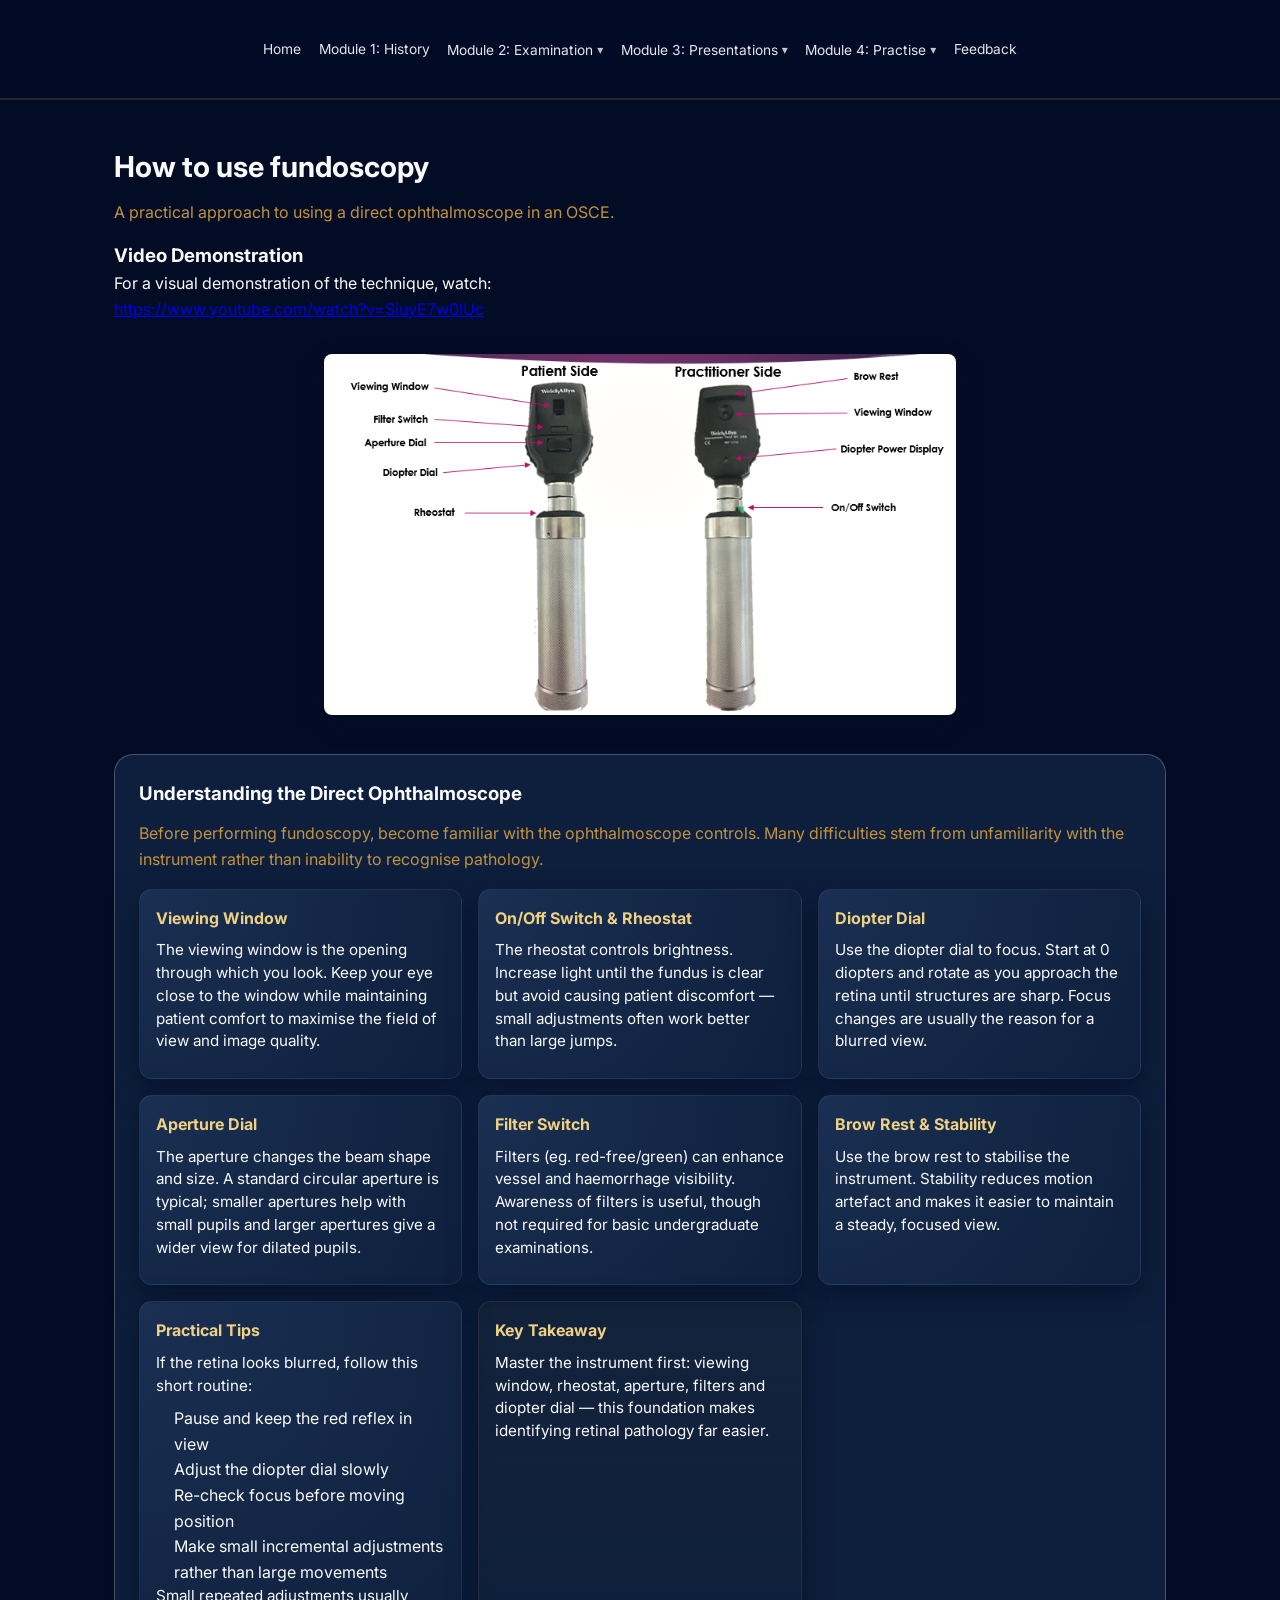
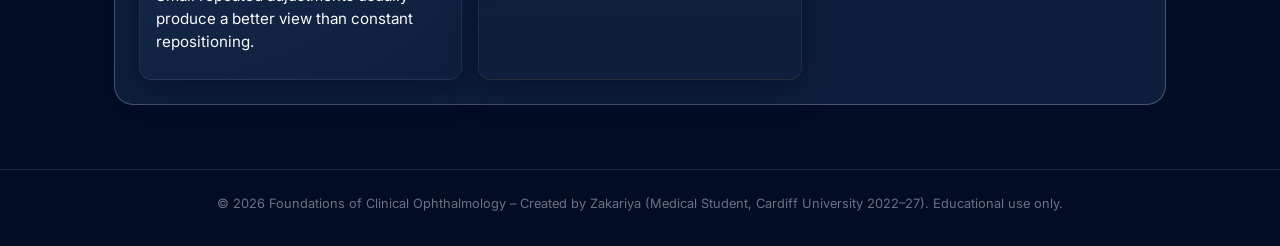
<file: module2-fundoscopy.html>
<!DOCTYPE html>
<html lang="en">
<head>
  <meta charset="UTF-8" />
  <meta name="viewport" content="width=device-width, initial-scale=1.0" />
  <title>Module 2: Fundoscopy</title>
  <link rel="stylesheet" href="style.css" />
  <link rel="preconnect" href="https://fonts.googleapis.com">
  <link rel="preconnect" href="https://fonts.gstatic.com" crossorigin>
  <link href="https://fonts.googleapis.com/css2?family=Inter:wght@300;400;600;700&family=Playfair+Display:wght@600;700&display=swap" rel="stylesheet">
</head>
<body data-progress-module="exam">
  <header class="top-nav">
    <a class="logo" href="index.html">
      <img src="Images/logo.png" alt="OphthoLearn Logo">
      <span class="logo-text">The Clinical Foundations of Ophthalmology</span>
    </a>
    <nav class="primary-nav" aria-label="Primary">
      <a class="nav-link" href="index.html">Home</a>
      <a class="nav-link" href="module1-history.html">Module 1: History</a>
      <div class="nav-item dropdown">
        <a class="nav-link" href="module2-exam.html">Module 2: Examination <span class="nav-caret">▾</span></a>
        <div class="dropdown-menu" role="menu">
          <a class="dropdown-link" href="module2-exam.html">Eye examination overview</a>
          <a class="dropdown-link" href="module2-mock.html">Mock station</a>
          <a class="dropdown-link" href="module2-fundoscopy.html">How to use fundoscopy</a>
        </div>
      </div>
      <div class="nav-item dropdown">
        <a class="nav-link" href="module3-common.html">Module 3: Presentations <span class="nav-caret">▾</span></a>
        <div class="dropdown-menu" role="menu">
          <a class="dropdown-link" href="module3-common.html">Common conditions</a>
          <a class="dropdown-link" href="module3-emergency.html">Emergency conditions</a>
        </div>
      </div>
      <div class="nav-item dropdown dropdown-right">
        <a class="nav-link" href="module4-spot.html">Module 4: Practise <span class="nav-caret">▾</span></a>
        <div class="dropdown-menu" role="menu">
          <a class="dropdown-link" href="module4-spot.html">Spot diagnosis</a>
          <a class="dropdown-link" href="module4-sba.html">SBA questions</a>
        </div>
      </div>
      <a class="nav-link" href="feedback.html">Feedback</a>
    </nav>
  </header>
  <main>
    <section class="section" id="module2-fundoscopy">
      <h2>How to use fundoscopy</h2>
      <p class="section-intro">A practical approach to using a direct ophthalmoscope in an OSCE.</p>

      <h3>Video Demonstration</h3>
      <p>For a visual demonstration of the technique, watch:</p>
      <p><a href="https://www.youtube.com/watch?v=SiuyE7w0lUc" target="_blank" rel="noopener noreferrer">https://www.youtube.com/watch?v=SiuyE7w0lUc</a></p>

      <div class="fundoscope-hero" style="text-align:center; margin:2rem 0;">
        <img src="Images/Fundoscope.png" alt="Fundoscope diagram" style="max-width:60%; height:auto; border-radius:8px; box-shadow:0 8px 24px rgba(3,12,37,0.3);">
      </div>

      <div class="module-viewer">
        <h3>Understanding the Direct Ophthalmoscope</h3>
        <p class="lead">Before performing fundoscopy, become familiar with the ophthalmoscope controls. Many difficulties stem from unfamiliarity with the instrument rather than inability to recognise pathology.</p>

        <div class="fundoscope-section">
          <article class="fundoscope-feature">
            <h4>Viewing Window</h4>
            <p>The viewing window is the opening through which you look. Keep your eye close to the window while maintaining patient comfort to maximise the field of view and image quality.</p>
          </article>

          <article class="fundoscope-feature">
            <h4>On/Off Switch &amp; Rheostat</h4>
            <p>The rheostat controls brightness. Increase light until the fundus is clear but avoid causing patient discomfort — small adjustments often work better than large jumps.</p>
          </article>

          <article class="fundoscope-feature">
            <h4>Diopter Dial</h4>
            <p>Use the diopter dial to focus. Start at 0 diopters and rotate as you approach the retina until structures are sharp. Focus changes are usually the reason for a blurred view.</p>
          </article>

          <article class="fundoscope-feature">
            <h4>Aperture Dial</h4>
            <p>The aperture changes the beam shape and size. A standard circular aperture is typical; smaller apertures help with small pupils and larger apertures give a wider view for dilated pupils.</p>
          </article>

          <article class="fundoscope-feature">
            <h4>Filter Switch</h4>
            <p>Filters (eg. red-free/green) can enhance vessel and haemorrhage visibility. Awareness of filters is useful, though not required for basic undergraduate examinations.</p>
          </article>

          <article class="fundoscope-feature">
            <h4>Brow Rest & Stability</h4>
            <p>Use the brow rest to stabilise the instrument. Stability reduces motion artefact and makes it easier to maintain a steady, focused view.</p>
          </article>

          <article class="fundoscope-feature tips">
            <h4>Practical Tips</h4>
            <p>If the retina looks blurred, follow this short routine:</p>
            <ol>
              <li>Pause and keep the red reflex in view</li>
              <li>Adjust the diopter dial slowly</li>
              <li>Re-check focus before moving position</li>
              <li>Make small incremental adjustments rather than large movements</li>
            </ol>
            <p>Small repeated adjustments usually produce a better view than constant repositioning.</p>
          </article>

          <article class="fundoscope-feature takeaway">
            <h4>Key Takeaway</h4>
            <p>Master the instrument first: viewing window, rheostat, aperture, filters and diopter dial — this foundation makes identifying retinal pathology far easier.</p>
          </article>
        </div>
      </div>

    </section>
  </main>
  <footer class="footer"><p>&copy; <span id="year"></span> Foundations of Clinical Ophthalmology – Created by Zakariya (Medical Student, Cardiff University 2022–27). Educational use only.</p></footer>
  <script src="script.js"></script>
</body>
</html>
</file>
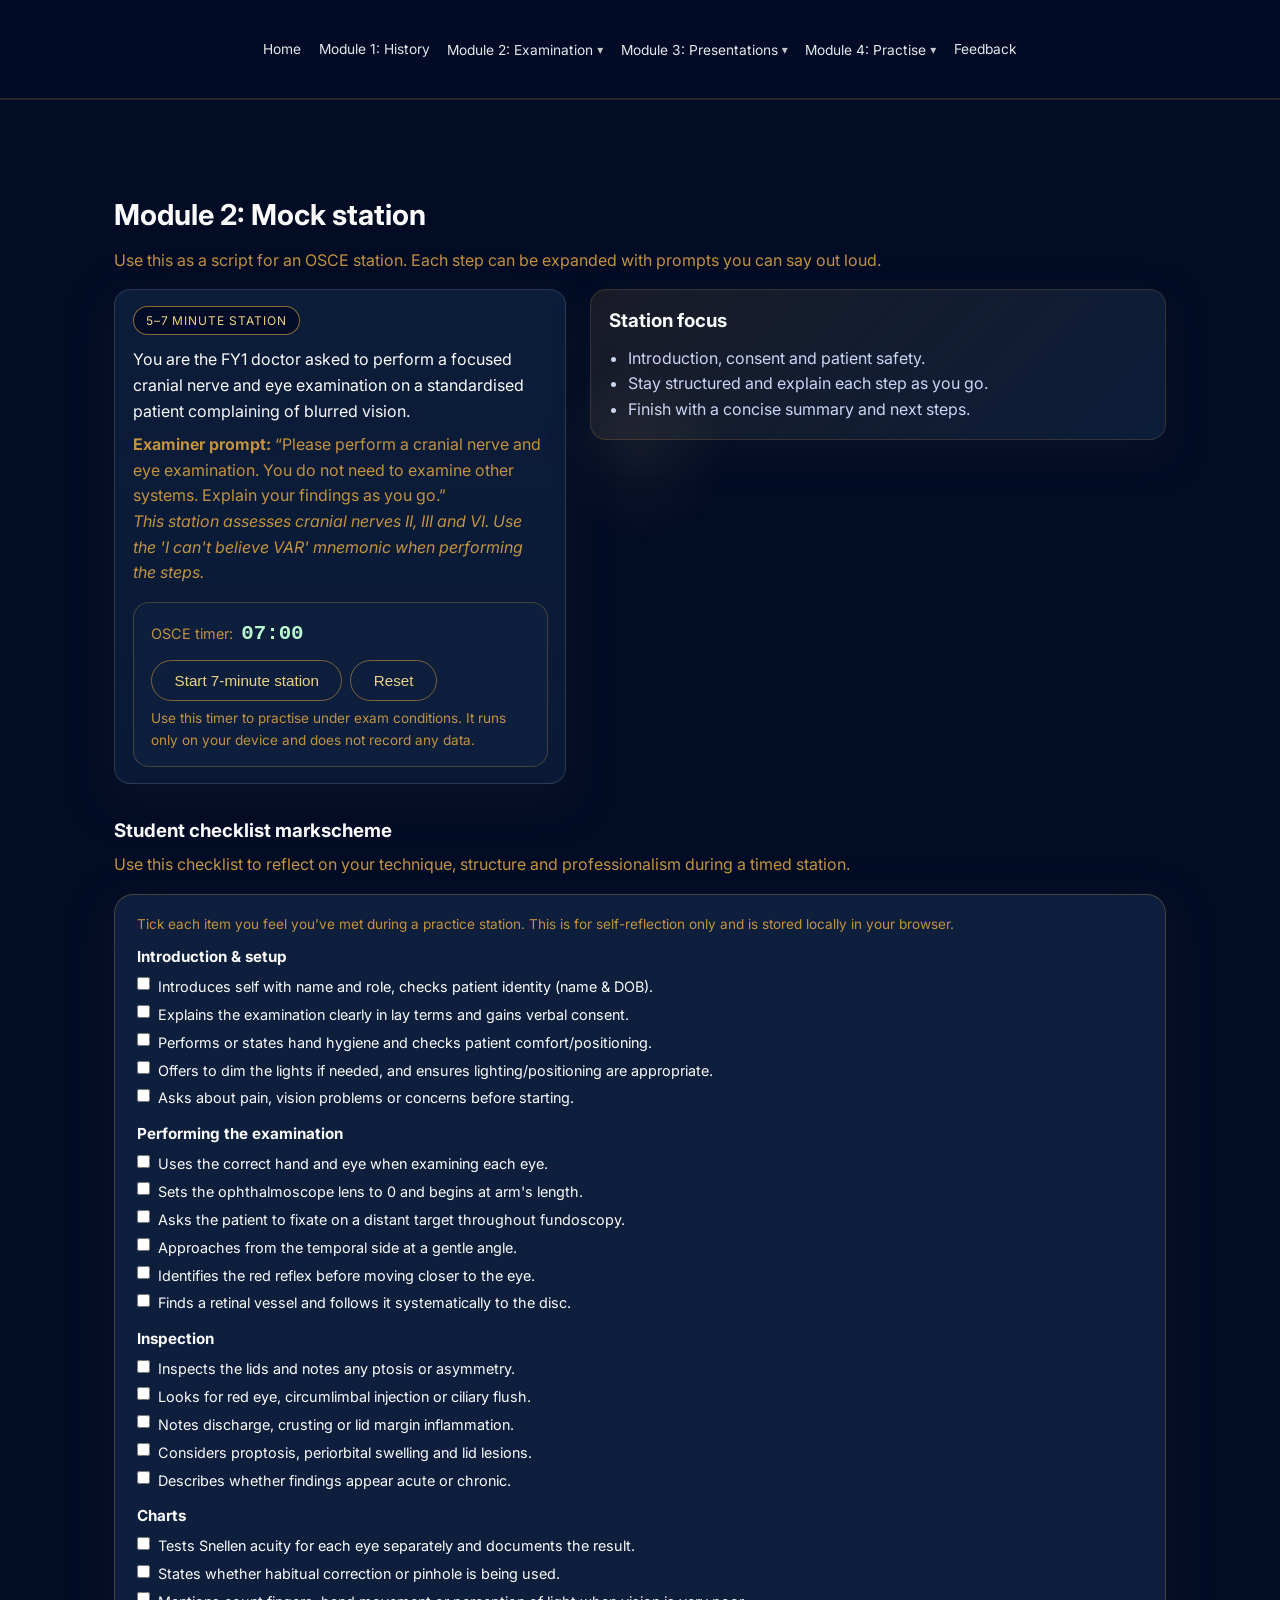
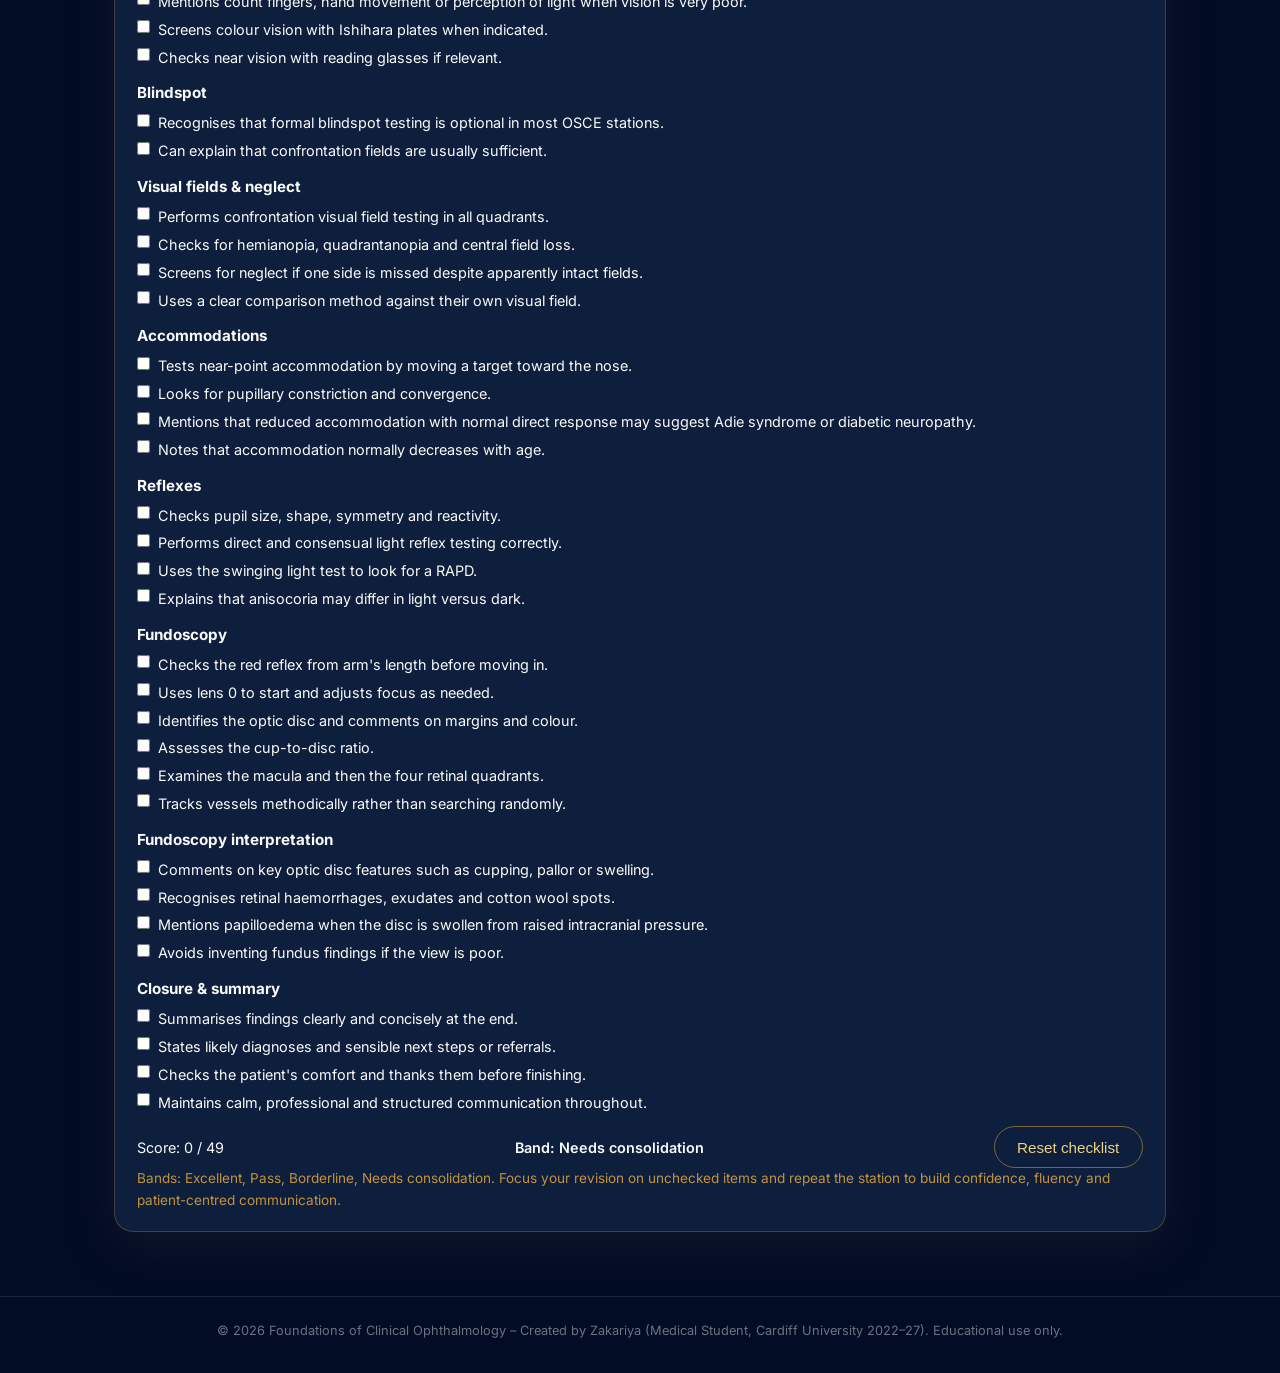
<file: module2-mock.html>
<!DOCTYPE html>
<html lang="en">
<head>
  <meta charset="UTF-8" />
  <meta name="viewport" content="width=device-width, initial-scale=1.0" />
  <title>Module 2: Mock Station</title>
  <link rel="stylesheet" href="style.css" />
  <link rel="preconnect" href="https://fonts.googleapis.com">
  <link rel="preconnect" href="https://fonts.gstatic.com" crossorigin>
  <link href="https://fonts.googleapis.com/css2?family=Inter:wght@300;400;600;700&family=Playfair+Display:wght@600;700&display=swap" rel="stylesheet">
</head>
<body data-progress-module="exam">
  <header class="top-nav">
    <a class="logo" href="index.html">
      <img src="Images/logo.png" alt="OphthoLearn Logo">
      <span class="logo-text">The Clinical Foundations of Ophthalmology</span>
    </a>
    <nav class="primary-nav" aria-label="Primary">
      <a class="nav-link" href="index.html">Home</a>
      <a class="nav-link" href="module1-history.html">Module 1: History</a>
      <div class="nav-item dropdown">
        <a class="nav-link" href="module2-exam.html">Module 2: Examination <span class="nav-caret">▾</span></a>
        <div class="dropdown-menu" role="menu">
          <a class="dropdown-link" href="module2-exam.html">Eye examination overview</a>
          <a class="dropdown-link" href="module2-mock.html">Mock station</a>
          <a class="dropdown-link" href="module2-fundoscopy.html">How to use fundoscopy</a>
        </div>
      </div>
      <div class="nav-item dropdown">
        <a class="nav-link" href="module3-common.html">Module 3: Presentations <span class="nav-caret">▾</span></a>
        <div class="dropdown-menu" role="menu">
          <a class="dropdown-link" href="module3-common.html">Common conditions</a>
          <a class="dropdown-link" href="module3-emergency.html">Emergency conditions</a>
        </div>
      </div>
      <div class="nav-item dropdown dropdown-right">
        <a class="nav-link" href="module4-spot.html">Module 4: Practise <span class="nav-caret">▾</span></a>
        <div class="dropdown-menu" role="menu">
          <a class="dropdown-link" href="module4-spot.html">Spot diagnosis</a>
          <a class="dropdown-link" href="module4-sba.html">SBA questions</a>
        </div>
      </div>
      <a class="nav-link" href="feedback.html">Feedback</a>
    </nav>
  </header>
  <main>
    <section class="section" id="module2-mock">
      <h2>Module 2: Mock station</h2>
      <p class="section-intro">Use this as a script for an OSCE station. Each step can be expanded with prompts you can say out loud.</p>
      <div class="osce-layout">
        <div>
          <span class="badge">5–7 minute station</span>
          <p style="margin-top: 0.75rem;">You are the FY1 doctor asked to perform a focused cranial nerve and eye examination on a standardised patient complaining of blurred vision.</p>
          <p style="color: var(--text-muted); margin-top:0.5rem;"><strong>Examiner prompt:</strong> “Please perform a cranial nerve and eye examination. You do not need to examine other systems. Explain your findings as you go.”<br><em>This station assesses cranial nerves II, III and VI. Use the 'I can't believe VAR' mnemonic when performing the steps.</em></p>
          <div class="osce-controls">
            <div class="osce-timer">
              <span class="osce-timer-label">OSCE timer:</span>
              <span id="osceTimerDisplay">07:00</span>
            </div>
            <div class="osce-timer-buttons">
              <button class="outline-btn" id="startOsceTimerBtn">Start 7-minute station</button>
              <button class="outline-btn" id="resetOsceTimerBtn">Reset</button>
            </div>
            <p class="small-note osce-timer-note">Use this timer to practise under exam conditions. It runs only on your device and does not record any data.</p>
          </div>
        </div>
        <div class="osce-station-panel">
          <div class="osce-summary-card">
            <h3>Station focus</h3>
            <ul>
              <li>Introduction, consent and patient safety.</li>
              <li>Stay structured and explain each step as you go.</li>
              <li>Finish with a concise summary and next steps.</li>
            </ul>
          </div>
        </div>
      </div>
      <div class="osce-markscheme-section">
        <h3 class="subsection-title">Student checklist markscheme</h3>
        <p class="section-intro">Use this checklist to reflect on your technique, structure and professionalism during a timed station.</p>
        <div class="osce-checklist-card">
          <p class="small-note" style="margin-bottom: 0.6rem;">Tick each item you feel you’ve met during a practice station. This is for self-reflection only and is stored locally in your browser.</p>
          <div id="osceChecklistContainer"></div>
          <div class="osce-checklist-footer">
            <p id="osceChecklistScore">Score: 0 / 0</p>
            <p id="osceChecklistBand">Band: –</p>
            <button class="outline-btn" id="resetChecklistBtn">Reset checklist</button>
          </div>
          <p class="small-note">Bands: Excellent, Pass, Borderline, Needs consolidation. Focus your revision on unchecked items and repeat the station to build confidence, fluency and patient-centred communication.</p>
        </div>
      </div>
    </section>
  </main>
  <footer class="footer"><p>&copy; <span id="year"></span> Foundations of Clinical Ophthalmology – Created by Zakariya (Medical Student, Cardiff University 2022–27). Educational use only.</p></footer>
  <script src="script.js"></script>
</body>
</html>
</file>
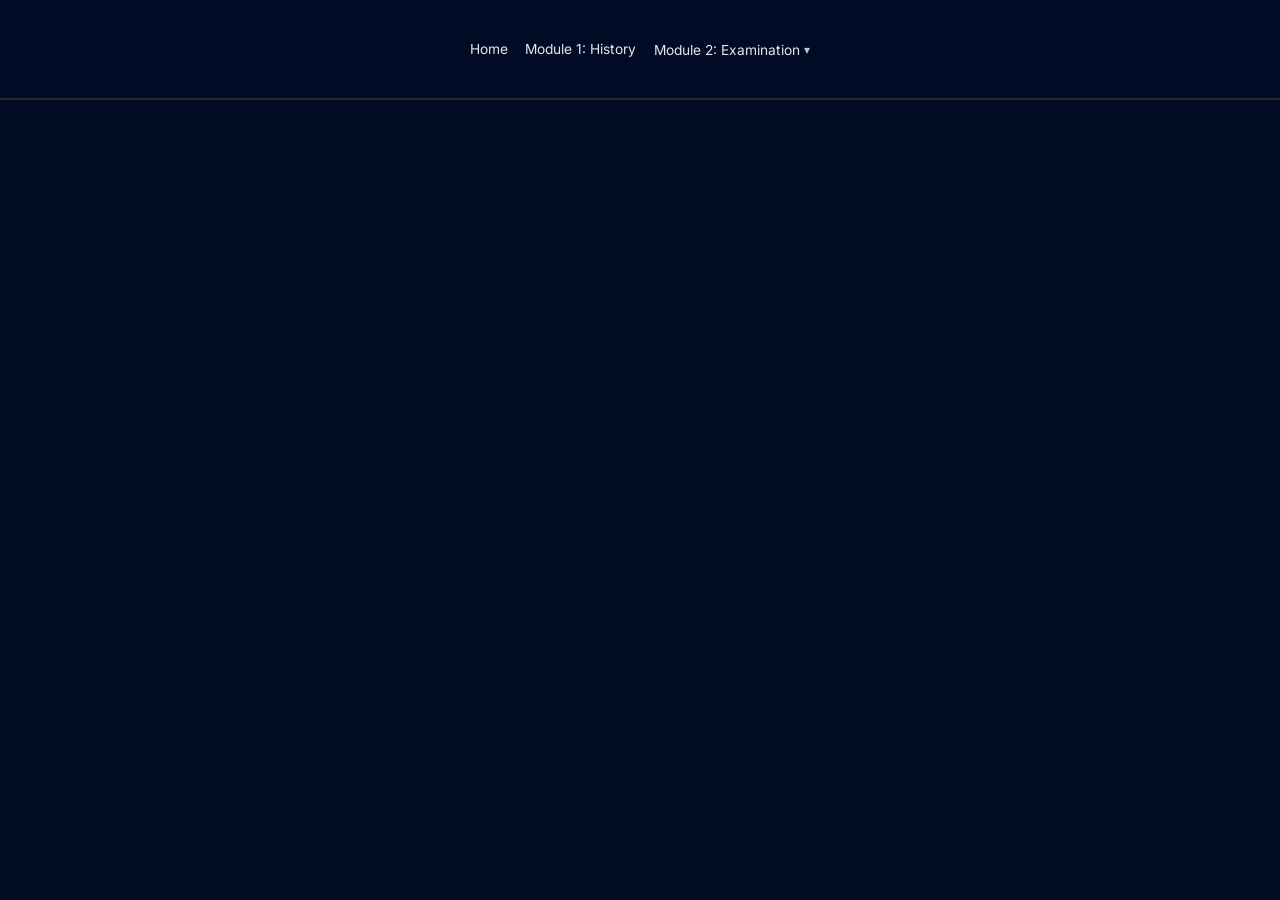
<file: module2.html>
<!DOCTYPE html>
<html lang="en">
<head>
  <meta charset="UTF-8" />
  <meta name="viewport" content="width=device-width, initial-scale=1.0" />
  <title>Module 2: Ophthalmology Examination</title>
  <link rel="stylesheet" href="style.css" />

  <!-- Google Font -->
  <link rel="preconnect" href="https://fonts.googleapis.com">
  <link rel="preconnect" href="https://fonts.gstatic.com" crossorigin>
  <link href="https://fonts.googleapis.com/css2?family=Inter:wght@300;400;600;700&family=Playfair+Display:wght@600;700&display=swap" rel="stylesheet">
</head>

<body data-progress-module="exam">
  <!-- NAVIGATION -->
  <header class="top-nav">
    <a class="logo" href="index.html">
      <img src="Images/logo.png" alt="OphthoLearn Logo">
      <span class="logo-text">The Clinical Foundations of Ophthalmology</span>
    </a>
    <nav class="primary-nav" aria-label="Primary">
      <a class="nav-link" href="index.html">Home</a>
      <a class="nav-link" href="module1-history.html">Module 1: History</a>

      <div class="nav-item dropdown">
        <a class="nav-link" href="module2-exam.html">Module 2: Examination <span class="nav-caret">▾</span></a>
        <div class="dropdown-menu" role="menu">
          <div class="module-viewer">
            <p class="small-note"><em>Note:</em> The self-assessment checklist below now includes the examination skills that were previously listed in the numbered checklist.</p>
          </div>

          <div class="module-viewer">
            <h3 class="subsection-title">Self-assessment checklist</h3>
            <p class="section-intro">Use this checklist to reflect on your technique, structure and professionalism during a timed station.</p>

            <div class="osce-checklist-card">
              <p class="small-note" style="margin-bottom: 0.6rem;">
                Tick each item you feel you’ve met during a practice station. This is for self-reflection only and is stored
                locally in your browser.
              </p>

              <div id="osceChecklistContainer"></div>

              <div class="osce-checklist-footer">
                <p id="osceChecklistScore">Score: 0 / 0</p>
                <p id="osceChecklistBand">Band: –</p>
                <button class="outline-btn" id="resetChecklistBtn">Reset checklist</button>
              </div>

              <p class="small-note">
                Bands: Excellent, Pass, Borderline, Needs consolidation. Focus your revision on unchecked items and repeat the
                station to build confidence, fluency and patient-centred communication.
              </p>
            </div>
          </div>
      <h2>Module 2: Ophthalmology examination</h2>

      <p class="section-intro">
</file>
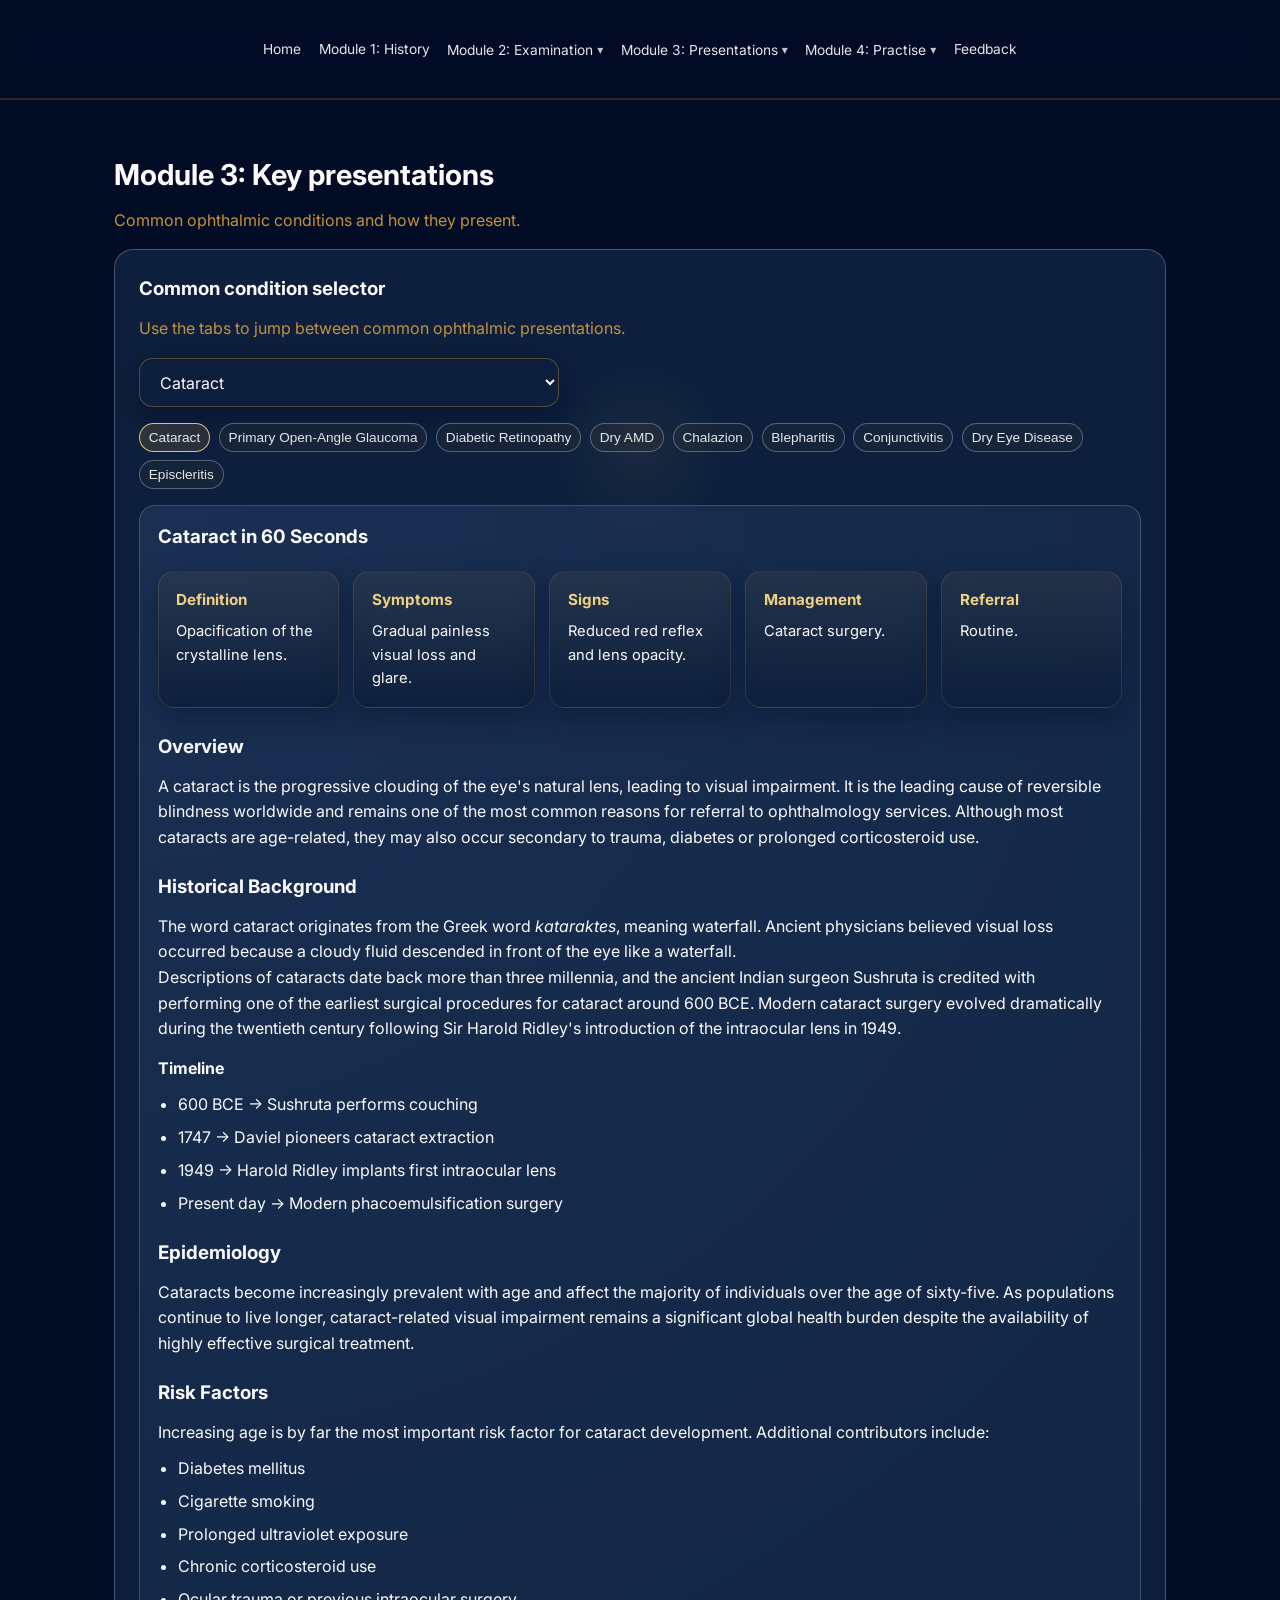
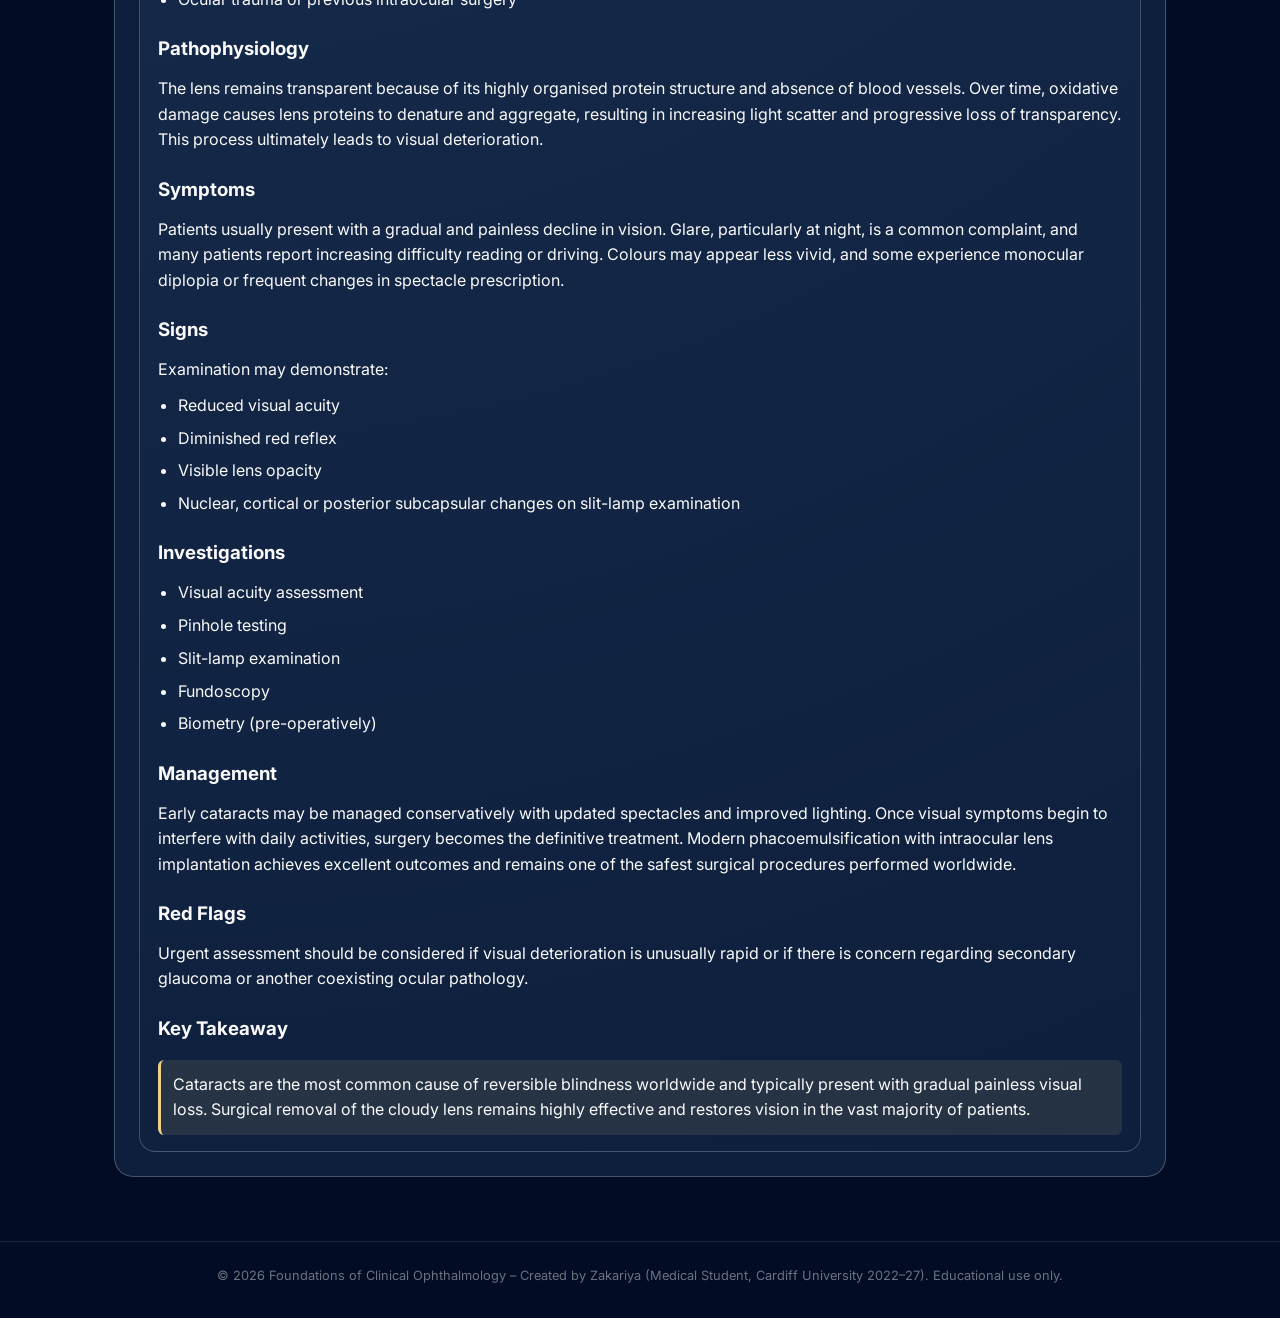
<file: module3-common.html>
<!DOCTYPE html>
<html lang="en">
<head>
  <meta charset="UTF-8" />
  <meta name="viewport" content="width=device-width, initial-scale=1.0" />
  <title>Module 3: Common Conditions</title>
  <link rel="stylesheet" href="style.css" />
  <link rel="preconnect" href="https://fonts.googleapis.com">
  <link rel="preconnect" href="https://fonts.gstatic.com" crossorigin>
  <link href="https://fonts.googleapis.com/css2?family=Inter:wght@300;400;600;700&family=Playfair+Display:wght@600;700&display=swap" rel="stylesheet">
</head>
<body data-progress-module="conditions">
  <header class="top-nav">
    <a class="logo" href="index.html">
      <img src="Images/logo.png" alt="OphthoLearn Logo">
      <span class="logo-text">The Clinical Foundations of Ophthalmology</span>
    </a>
    <nav class="primary-nav" aria-label="Primary">
      <a class="nav-link" href="index.html">Home</a>
      <a class="nav-link" href="module1-history.html">Module 1: History</a>
      <div class="nav-item dropdown">
        <a class="nav-link" href="module2-exam.html">Module 2: Examination <span class="nav-caret">▾</span></a>
        <div class="dropdown-menu" role="menu">
          <a class="dropdown-link" href="module2-exam.html">Eye examination overview</a>
          <a class="dropdown-link" href="module2-mock.html">Mock station</a>
          <a class="dropdown-link" href="module2-fundoscopy.html">How to use fundoscopy</a>
        </div>
      </div>
      <div class="nav-item dropdown">
        <a class="nav-link" href="module3-common.html">Module 3: Presentations <span class="nav-caret">▾</span></a>
        <div class="dropdown-menu" role="menu">
          <a class="dropdown-link" href="module3-common.html">Common conditions</a>
          <a class="dropdown-link" href="module3-emergency.html">Emergency conditions</a>
        </div>
      </div>
      <div class="nav-item dropdown dropdown-right">
        <a class="nav-link" href="module4-spot.html">Module 4: Practise <span class="nav-caret">▾</span></a>
        <div class="dropdown-menu" role="menu">
          <a class="dropdown-link" href="module4-spot.html">Spot diagnosis</a>
          <a class="dropdown-link" href="module4-sba.html">SBA questions</a>
        </div>
      </div>
      <a class="nav-link" href="feedback.html">Feedback</a>
    </nav>
  </header>
  <main>
    <section class="section" id="module3-common">
      <h2>Module 3: Key presentations</h2>
      <p class="section-intro">Common ophthalmic conditions and how they present.</p>

      <div class="module-viewer">
        <h3>Common condition selector</h3>
        <p class="lead">Use the tabs to jump between common ophthalmic presentations.</p>
        <div class="tabs" data-tabs>
          <div class="tablist" role="tablist" aria-label="Common conditions">
            <button class="tab-btn" type="button" role="tab" aria-selected="true" aria-controls="tab-common-cataract" id="tab-common-cataract-btn">Cataract</button>
            <button class="tab-btn" type="button" role="tab" aria-selected="false" aria-controls="tab-common-poag" id="tab-common-poag-btn">Primary Open-Angle Glaucoma</button>
            <button class="tab-btn" type="button" role="tab" aria-selected="false" aria-controls="tab-common-dr" id="tab-common-dr-btn">Diabetic Retinopathy</button>
            <button class="tab-btn" type="button" role="tab" aria-selected="false" aria-controls="tab-common-dryamd" id="tab-common-dryamd-btn">Dry AMD</button>
            <button class="tab-btn" type="button" role="tab" aria-selected="false" aria-controls="tab-common-chalazion" id="tab-common-chalazion-btn">Chalazion</button>
            <button class="tab-btn" type="button" role="tab" aria-selected="false" aria-controls="tab-common-blepharitis" id="tab-common-blepharitis-btn">Blepharitis</button>
            <button class="tab-btn" type="button" role="tab" aria-selected="false" aria-controls="tab-common-conj" id="tab-common-conj-btn">Conjunctivitis</button>
            <button class="tab-btn" type="button" role="tab" aria-selected="false" aria-controls="tab-common-ded" id="tab-common-ded-btn">Dry Eye Disease</button>
            <button class="tab-btn" type="button" role="tab" aria-selected="false" aria-controls="tab-common-episcleritis" id="tab-common-episcleritis-btn">Episcleritis</button>
          </div>

          <div class="tabpanels">
            <div class="tab-panel" role="tabpanel" id="tab-common-cataract" aria-labelledby="tab-common-cataract-btn">
              <h3>Cataract in 60 Seconds</h3>
              <div class="exam-summary-grid">
                <div class="exam-summary-card"><h4>Definition</h4><p>Opacification of the crystalline lens.</p></div>
                <div class="exam-summary-card"><h4>Symptoms</h4><p>Gradual painless visual loss and glare.</p></div>
                <div class="exam-summary-card"><h4>Signs</h4><p>Reduced red reflex and lens opacity.</p></div>
                <div class="exam-summary-card"><h4>Management</h4><p>Cataract surgery.</p></div>
                <div class="exam-summary-card"><h4>Referral</h4><p>Routine.</p></div>
              </div>

              <h3 style="margin-top: 1.4rem;">Overview</h3>
              <p>A cataract is the progressive clouding of the eye's natural lens, leading to visual impairment. It is the leading cause of reversible blindness worldwide and remains one of the most common reasons for referral to ophthalmology services. Although most cataracts are age-related, they may also occur secondary to trauma, diabetes or prolonged corticosteroid use.</p>

              <h3>Historical Background</h3>
              <p>The word cataract originates from the Greek word <em>kataraktes</em>, meaning waterfall. Ancient physicians believed visual loss occurred because a cloudy fluid descended in front of the eye like a waterfall.</p>
              <p>Descriptions of cataracts date back more than three millennia, and the ancient Indian surgeon Sushruta is credited with performing one of the earliest surgical procedures for cataract around 600 BCE. Modern cataract surgery evolved dramatically during the twentieth century following Sir Harold Ridley's introduction of the intraocular lens in 1949.</p>

              <h4 style="margin-top: 0.9rem; margin-bottom: 0.6rem;">Timeline</h4>
              <ul style="margin-bottom: 1.2rem;">
                <li>600 BCE → Sushruta performs couching</li>
                <li>1747 → Daviel pioneers cataract extraction</li>
                <li>1949 → Harold Ridley implants first intraocular lens</li>
                <li>Present day → Modern phacoemulsification surgery</li>
              </ul>

              <h3>Epidemiology</h3>
              <p>Cataracts become increasingly prevalent with age and affect the majority of individuals over the age of sixty-five. As populations continue to live longer, cataract-related visual impairment remains a significant global health burden despite the availability of highly effective surgical treatment.</p>

              <h3>Risk Factors</h3>
              <p>Increasing age is by far the most important risk factor for cataract development. Additional contributors include:</p>
              <ul style="margin-bottom: 1.2rem;">
                <li>Diabetes mellitus</li>
                <li>Cigarette smoking</li>
                <li>Prolonged ultraviolet exposure</li>
                <li>Chronic corticosteroid use</li>
                <li>Ocular trauma or previous intraocular surgery</li>
              </ul>

              <h3>Pathophysiology</h3>
              <p>The lens remains transparent because of its highly organised protein structure and absence of blood vessels. Over time, oxidative damage causes lens proteins to denature and aggregate, resulting in increasing light scatter and progressive loss of transparency. This process ultimately leads to visual deterioration.</p>

              <h3>Symptoms</h3>
              <p>Patients usually present with a gradual and painless decline in vision. Glare, particularly at night, is a common complaint, and many patients report increasing difficulty reading or driving. Colours may appear less vivid, and some experience monocular diplopia or frequent changes in spectacle prescription.</p>

              <h3>Signs</h3>
              <p>Examination may demonstrate:</p>
              <ul style="margin-bottom: 1.2rem;">
                <li>Reduced visual acuity</li>
                <li>Diminished red reflex</li>
                <li>Visible lens opacity</li>
                <li>Nuclear, cortical or posterior subcapsular changes on slit-lamp examination</li>
              </ul>

              <h3>Investigations</h3>
              <ul style="margin-bottom: 1.2rem;">
                <li>Visual acuity assessment</li>
                <li>Pinhole testing</li>
                <li>Slit-lamp examination</li>
                <li>Fundoscopy</li>
                <li>Biometry (pre-operatively)</li>
              </ul>

              <h3>Management</h3>
              <p>Early cataracts may be managed conservatively with updated spectacles and improved lighting. Once visual symptoms begin to interfere with daily activities, surgery becomes the definitive treatment. Modern phacoemulsification with intraocular lens implantation achieves excellent outcomes and remains one of the safest surgical procedures performed worldwide.</p>

              <h3>Red Flags</h3>
              <p>Urgent assessment should be considered if visual deterioration is unusually rapid or if there is concern regarding secondary glaucoma or another coexisting ocular pathology.</p>

              <h3>Key Takeaway</h3>
              <p style="background: rgba(var(--accent-soft-rgb), 0.1); border-left: 3px solid var(--accent-soft); padding: 0.75rem; border-radius: 0.4rem; margin-top: 1rem;">Cataracts are the most common cause of reversible blindness worldwide and typically present with gradual painless visual loss. Surgical removal of the cloudy lens remains highly effective and restores vision in the vast majority of patients.</p>
            </div>
            <div class="tab-panel" role="tabpanel" id="tab-common-poag" aria-labelledby="tab-common-poag-btn" hidden>
              <h3>Open-Angle Glaucoma in 60 Seconds</h3>
              <div class="exam-summary-grid">
                <div class="exam-summary-card"><h4>Definition</h4><p>A chronic progressive optic neuropathy characterised by optic nerve damage and visual field loss, often associated with raised intraocular pressure.</p></div>
                <div class="exam-summary-card"><h4>Symptoms</h4><p>Usually asymptomatic until advanced disease.</p></div>
                <div class="exam-summary-card"><h4>Signs</h4><p>Optic disc cupping, retinal nerve fibre layer loss, visual field defects.</p></div>
                <div class="exam-summary-card"><h4>Management</h4><p>Intraocular pressure reduction with drops, laser treatment, or surgery.</p></div>
                <div class="exam-summary-card"><h4>Referral</h4><p>Routine but prompt ophthalmology referral.</p></div>
              </div>

              <h3 style="margin-top: 1.4rem;">Overview</h3>
              <p>Primary open-angle glaucoma (POAG) is a chronic, progressive disease of the optic nerve that results in irreversible visual field loss if left untreated. It is one of the leading causes of blindness worldwide and is particularly dangerous because patients often remain asymptomatic until significant optic nerve damage has already occurred.</p>
              <p>Unlike acute angle-closure glaucoma, POAG develops slowly over many years and does not cause pain or redness. Early detection through routine eye examinations is therefore essential.</p>

              <h3>Historical Background</h3>
              <p>The term glaucoma originates from the Greek word <em>glaukos</em>, meaning bluish-green, referring to the appearance of eyes affected by advanced disease.</p>
              <p>Although glaucoma was recognised by ancient physicians, the condition remained poorly understood for centuries. A major breakthrough occurred in 1851 when Hermann von Helmholtz invented the ophthalmoscope, allowing clinicians to directly visualise the optic nerve for the first time. This transformed glaucoma from a disease diagnosed purely by symptoms into one that could be recognised through characteristic structural changes.</p>
              <p>The development of tonometry, visual field testing and optical coherence tomography (OCT) has further revolutionised diagnosis and monitoring.</p>

              <h4 style="margin-top: 0.9rem; margin-bottom: 0.6rem;">Timeline</h4>
              <ul style="margin-bottom: 1.2rem;">
                <li>1851 → Helmholtz invents the ophthalmoscope</li>
                <li>1884 → Early tonometers introduced</li>
                <li>1970s → Modern pressure-lowering eye drops developed</li>
                <li>1990s → Widespread use of automated visual field testing</li>
                <li>2000s → OCT transforms glaucoma monitoring</li>
                <li>Present day → Laser and minimally invasive glaucoma surgery</li>
              </ul>

              <h3>Epidemiology</h3>
              <p>Glaucoma is the leading cause of irreversible blindness worldwide and affects millions of people globally. The prevalence increases significantly with age and is particularly high among individuals of Afro-Caribbean ancestry. Because early disease is often asymptomatic, many patients remain undiagnosed until advanced visual field loss has occurred.</p>
              <p>As populations continue to age, glaucoma is expected to become an increasingly important public health challenge.</p>

              <h3>Risk Factors</h3>
              <p>Age is the most significant risk factor for developing POAG, with incidence increasing steadily after the age of forty. A positive family history is particularly important, as first-degree relatives have a substantially increased risk compared with the general population.</p>
              <p>Other recognised risk factors include elevated intraocular pressure, Afro-Caribbean ethnicity, myopia, diabetes mellitus, thin central corneas and prolonged corticosteroid use.</p>

              <h3>Pathophysiology</h3>
              <p>Aqueous humour is continuously produced by the ciliary body and normally drains through the trabecular meshwork into Schlemm's canal. In POAG, the anterior chamber angle remains anatomically open, but resistance to aqueous outflow gradually increases.</p>
              <p>As drainage becomes less efficient, intraocular pressure may rise, placing stress on retinal ganglion cells and the optic nerve head. Progressive loss of these cells results in characteristic optic disc cupping and irreversible visual field defects.</p>
              <p>Importantly, some patients develop glaucoma despite having normal intraocular pressures, highlighting that factors such as vascular compromise and optic nerve susceptibility also play a role.</p>

              <h3>Symptoms</h3>
              <p>Most patients with early POAG have no symptoms whatsoever. Central vision is usually preserved until very late in the disease process, meaning patients may remain unaware of progressive visual loss.</p>
              <p>As glaucoma advances, patients may begin to notice difficulty navigating unfamiliar environments, bumping into objects, missing steps on staircases, or difficulty driving. In severe disease, progressive peripheral field loss results in the classic appearance of tunnel vision.</p>

              <h3>Signs</h3>
              <p>Examination may reveal:</p>
              <ul style="margin-bottom: 1.2rem;">
                <li>Raised intraocular pressure</li>
                <li>Increased cup-to-disc ratio</li>
                <li>Thinning of the neuroretinal rim</li>
                <li>Retinal nerve fibre layer defects</li>
                <li>Visual field loss</li>
                <li>Optic disc asymmetry between eyes</li>
              </ul>

              <h3>Investigations</h3>
              <p>Diagnosis relies on a combination of structural and functional assessment:</p>
              <ul style="margin-bottom: 1.2rem;">
                <li>Visual acuity testing</li>
                <li>Intraocular pressure measurement (tonometry)</li>
                <li>Gonioscopy</li>
                <li>Dilated fundoscopy</li>
                <li>Automated visual field testing</li>
                <li>Optical coherence tomography (OCT)</li>
              </ul>
              <p><em>No single investigation confirms glaucoma; diagnosis is based on the overall clinical picture.</em></p>

              <h3>Management</h3>
              <p>The primary aim of treatment is to reduce intraocular pressure and slow progression of optic nerve damage.</p>
              <p>First-line treatment typically involves prostaglandin analogue eye drops, which increase aqueous humour outflow. Additional medications such as beta-blockers, carbonic anhydrase inhibitors and alpha agonists may be added when required.</p>
              <p>Laser trabeculoplasty is increasingly used as an early treatment option and may reduce the need for long-term medication. Surgical intervention, including trabeculectomy or glaucoma drainage devices, is reserved for patients with progressive disease despite maximal medical therapy.</p>
              <p>Although treatment cannot restore lost vision, it can significantly reduce the risk of further deterioration.</p>

              <h3>Complications</h3>
              <p>If left untreated, POAG leads to progressive and irreversible visual field loss. As disease advances, patients may experience severe constriction of peripheral vision and ultimately complete blindness.</p>
              <p>The psychosocial impact can be substantial, affecting driving eligibility, independence and quality of life.</p>

              <h3 style="background: rgba(255, 100, 100, 0.1); padding: 0.75rem; border-radius: 0.4rem; margin-top: 1rem;">Red Flags / Referral Guidance</h3>
              <p>Urgent ophthalmology assessment should be arranged if glaucoma is suspected in a patient with rapidly worsening vision or markedly elevated intraocular pressure.</p>
              <p>Individuals with a strong family history of glaucoma should be encouraged to undergo regular optometric screening, even if asymptomatic.</p>

              <h3 style="background: rgba(var(--accent-soft-rgb), 0.1); padding: 0.75rem; border-radius: 0.4rem; margin-top: 1rem;">Clinical Pearl</h3>
              <p>Patients often retain excellent central visual acuity despite significant peripheral visual field loss. A normal visual acuity test does not exclude glaucoma.</p>

              <h3 style="background: rgba(34, 211, 238, 0.1); padding: 0.75rem; border-radius: 0.4rem; margin-top: 1rem;">OSCE Tip</h3>
              <p>When examining the optic disc, always comment on the cup-to-disc ratio. A ratio greater than 0.6 or significant asymmetry between the two eyes should raise suspicion for glaucoma.</p>

              <h3 style="background: rgba(var(--accent-soft-rgb), 0.1); border-left: 3px solid var(--accent-soft); padding: 0.75rem; border-radius: 0.4rem; margin-top: 1rem;">Key Takeaway</h3>
              <p>Primary open-angle glaucoma is a chronic, progressive optic neuropathy and one of the leading causes of irreversible blindness worldwide. Because early disease is usually asymptomatic, regular eye examinations and prompt treatment are crucial in preventing permanent visual loss.</p>
            </div>
            <div class="tab-panel" role="tabpanel" id="tab-common-dr" aria-labelledby="tab-common-dr-btn" hidden>
              <h3>Diabetic Retinopathy in 60 Seconds</h3>
              <div class="exam-summary-grid">
                <div class="exam-summary-card"><h4>Definition</h4><p>A microvascular complication of diabetes mellitus that damages the retinal blood vessels and can lead to visual impairment and blindness.</p></div>
                <div class="exam-summary-card"><h4>Symptoms</h4><p>Often asymptomatic initially, later causing blurred vision, floaters and visual loss.</p></div>
                <div class="exam-summary-card"><h4>Signs</h4><p>Microaneurysms, haemorrhages, exudates, cotton wool spots and neovascularisation.</p></div>
                <div class="exam-summary-card"><h4>Management</h4><p>Optimisation of diabetic control, retinal laser treatment, anti-VEGF injections and vitrectomy when indicated.</p></div>
                <div class="exam-summary-card"><h4>Referral</h4><p>Routine screening for all diabetic patients, urgent ophthalmology review for proliferative disease or sudden visual deterioration.</p></div>
              </div>

              <h3 style="margin-top: 1.4rem;">Overview</h3>
              <p>Diabetic retinopathy (DR) is one of the most important complications of diabetes mellitus and remains a leading cause of preventable blindness in working-age adults worldwide. Chronic hyperglycaemia damages the retinal microvasculature, leading to vascular leakage, retinal ischaemia and, in advanced cases, the development of abnormal new blood vessels.</p>
              <p>The disease often develops silently over many years. Consequently, significant retinal pathology may be present before patients become aware of any visual symptoms. This makes regular diabetic eye screening essential for early detection and intervention.</p>

              <h3>History of the Disease</h3>
              <p>Prior to the discovery of insulin in 1921, many patients with diabetes died before long-term complications could develop. As survival improved throughout the twentieth century, clinicians increasingly recognised characteristic retinal changes associated with diabetes.</p>
              <p>The development of retinal photography and fluorescein angiography revolutionised understanding of diabetic retinal disease. Landmark studies in the 1970s demonstrated that laser photocoagulation significantly reduced rates of severe visual loss. More recently, anti-VEGF therapy has transformed the management of diabetic macular oedema and proliferative diabetic retinopathy.</p>

              <h4 style="margin-top: 0.9rem; margin-bottom: 0.6rem;">Timeline</h4>
              <ul style="margin-bottom: 1.2rem;">
                <li>1921 – Discovery of insulin</li>
                <li>1960s – Fluorescein angiography introduced</li>
                <li>1970s – Diabetic Retinopathy Study establishes laser treatment</li>
                <li>1980s – Large-scale diabetic screening programmes begin</li>
                <li>2000s – Anti-VEGF therapy introduced</li>
                <li>Present Day – National diabetic eye screening programmes and advanced retinal imaging</li>
              </ul>

              <h3>Epidemiology</h3>
              <p>Diabetic retinopathy affects approximately one-third of individuals living with diabetes and remains one of the commonest causes of visual impairment among working-age adults. The prevalence increases with the duration of diabetes and is particularly common among individuals with poor glycaemic control.</p>
              <p>As rates of diabetes continue to rise globally, diabetic retinopathy is expected to become an increasingly significant public health challenge.</p>

              <h3>Risk Factors</h3>
              <p>The duration of diabetes is the strongest predictor of diabetic retinopathy. Patients with longstanding diabetes are substantially more likely to develop retinal complications than those with newly diagnosed disease.</p>
              <p>Poor glycaemic control, hypertension and hyperlipidaemia all accelerate disease progression. Additional risk factors include smoking, pregnancy, obesity and diabetic nephropathy. Optimising these factors can significantly reduce the risk of visual loss.</p>

              <h3>Pathophysiology</h3>
              <p>Chronic hyperglycaemia damages retinal capillary endothelial cells and supporting pericytes. This results in increased vascular permeability and progressive closure of small retinal vessels.</p>
              <p>As retinal perfusion becomes impaired, areas of ischaemia develop. The retina responds by releasing vascular endothelial growth factor (VEGF), which stimulates the formation of new blood vessels. Unfortunately, these vessels are fragile and prone to bleeding.</p>
              <p>Disease progression therefore reflects two key processes: retinal vascular leakage and retinal ischaemia.</p>

              <h3>Classification</h3>
              <p>Diabetic retinopathy is broadly divided into non-proliferative diabetic retinopathy (NPDR) and proliferative diabetic retinopathy (PDR).</p>
              <p><strong>Non-proliferative disease</strong> represents the earlier stages of retinal damage and is characterised by microvascular abnormalities and vascular leakage.</p>
              <p><strong>Proliferative diabetic retinopathy</strong> represents advanced disease and is defined by the presence of retinal neovascularisation. These abnormal blood vessels can cause vitreous haemorrhage and tractional retinal detachment.</p>
              <p>Diabetic macular oedema may occur at any stage and is a major cause of visual impairment.</p>

              <h3>Symptoms</h3>
              <p>Early diabetic retinopathy is frequently asymptomatic. This is why many patients are diagnosed through routine diabetic eye screening rather than because of visual complaints.</p>
              <p>As the disease progresses, patients may develop blurred vision, difficulty reading and fluctuating visual acuity. Floaters may occur due to vitreous haemorrhage. In severe cases, sudden visual loss may result from retinal detachment or extensive bleeding into the vitreous cavity.</p>

              <h3>Signs</h3>
              <p>Examination may reveal:</p>
              <ul style="list-style: none; padding: 0; margin-bottom: 1.2rem;">
                <li>Microaneurysms</li>
                <li>Dot-blot haemorrhages</li>
                <li>Hard exudates</li>
                <li>Cotton wool spots</li>
                <li>Venous beading</li>
                <li>Intraretinal microvascular abnormalities (IRMAs)</li>
                <li>Neovascularisation</li>
                <li>Vitreous haemorrhage</li>
              </ul>

              <h3>Investigations</h3>
              <p>Assessment typically begins with visual acuity testing and dilated fundoscopy.</p>
              <p>Modern retinal assessment relies heavily on retinal imaging, particularly optical coherence tomography (OCT), which is invaluable for detecting diabetic macular oedema.</p>
              <p>Additional investigations may include:</p>
              <ul style="list-style: none; padding: 0; margin-bottom: 1.2rem;">
                <li>Visual acuity testing</li>
                <li>Fundus photography</li>
                <li>Optical coherence tomography (OCT)</li>
                <li>Fluorescein angiography</li>
              </ul>
              <p>These investigations help determine disease severity and guide treatment decisions.</p>

              <h3>Management</h3>
              <p>Management requires both ophthalmic treatment and optimisation of systemic diabetic control. Good glycaemic control remains one of the most effective methods of reducing disease progression.</p>
              <p>Patients with sight-threatening disease may require retinal laser treatment, particularly pan-retinal photocoagulation for proliferative diabetic retinopathy. Anti-VEGF injections are commonly used to treat diabetic macular oedema and many cases of proliferative disease.</p>
              <p>Vitrectomy surgery may be required for persistent vitreous haemorrhage or tractional retinal detachment.</p>

              <h3>Complications</h3>
              <p>Untreated diabetic retinopathy can result in significant visual morbidity. Diabetic macular oedema remains one of the most common causes of visual loss in diabetic patients.</p>
              <p>Advanced proliferative disease may lead to vitreous haemorrhage, tractional retinal detachment and neovascular glaucoma. These complications can result in severe and potentially irreversible visual impairment.</p>

              <h3 style="background: rgba(255, 100, 100, 0.1); padding: 0.75rem; border-radius: 0.4rem; margin-top: 1.2rem;">Red Flags &amp; Referral Guidance</h3>
              <p>Urgent ophthalmology review is required for:</p>
              <ul style="list-style: none; padding: 0; margin-bottom: 1.2rem;">
                <li>Sudden visual loss</li>
                <li>New floaters associated with visual deterioration</li>
                <li>Vitreous haemorrhage</li>
                <li>Proliferative diabetic retinopathy</li>
                <li>Significant diabetic macular oedema</li>
              </ul>
              <p>Any diabetic patient experiencing a sudden change in vision should be assessed promptly.</p>

              <h3 style="background: rgba(var(--accent-soft-rgb), 0.1); border-left: 3px solid var(--accent-soft); padding: 0.75rem; border-radius: 0.4rem; margin-top: 1.2rem;">Clinical Pearl</h3>
              <p>The most important symptom of diabetic retinopathy is often no symptom at all. Significant retinal disease may be present despite apparently normal vision, highlighting the importance of regular screening.</p>

              <h3 style="background: rgba(var(--accent-soft-rgb), 0.1); border-left: 3px solid var(--accent-soft); padding: 0.75rem; border-radius: 0.4rem; margin-top: 1.2rem;">OSCE Tip</h3>
              <p>When assessing a patient with diabetes, always ask about the duration of disease, most recent HbA1c and attendance at diabetic eye screening appointments. These questions demonstrate an understanding of both systemic and ophthalmic risk factors.</p>

              <h3 style="background: rgba(var(--accent-soft-rgb), 0.1); border-left: 3px solid var(--accent-soft); padding: 0.75rem; border-radius: 0.4rem; margin-top: 1.2rem;">Key Takeaway</h3>
              <p>Diabetic retinopathy is a common microvascular complication of diabetes and a leading cause of preventable blindness. Early disease is often asymptomatic, making routine diabetic eye screening essential. Timely intervention and good systemic diabetic control can prevent the majority of severe visual complications.</p>
            </div>
            <div class="tab-panel" role="tabpanel" id="tab-common-dryamd" aria-labelledby="tab-common-dryamd-btn" hidden>
              <h3>Age-Related Macular Degeneration in 60 Seconds</h3>
              <div class="exam-summary-grid">
                <div class="exam-summary-card"><h4>Definition</h4><p>A degenerative disorder affecting the macula, resulting in progressive loss of central vision.</p></div>
                <div class="exam-summary-card"><h4>Symptoms</h4><p>Distorted vision, difficulty reading and recognising faces, and progressive central visual loss.</p></div>
                <div class="exam-summary-card"><h4>Signs</h4><p>Drusen, retinal pigment epithelial changes and, in advanced disease, retinal atrophy or choroidal neovascularisation.</p></div>
                <div class="exam-summary-card"><h4>Management</h4><p>Lifestyle modification, monitoring and anti-VEGF therapy for wet AMD.</p></div>
                <div class="exam-summary-card"><h4>Referral</h4><p>Routine for dry AMD and urgent for suspected wet AMD.</p></div>
              </div>

              <h3 style="margin-top: 1.4rem;">Overview</h3>
              <p>Age-related macular degeneration (AMD) is a chronic retinal disorder affecting the macula, the region responsible for central high-resolution vision. It is the leading cause of severe visual impairment in older adults throughout the developed world. Although AMD can significantly impact activities such as reading, driving and recognising faces, peripheral vision is usually preserved, meaning complete blindness is uncommon.</p>
              <p>AMD is broadly divided into two forms. Dry AMD develops gradually over many years and accounts for the majority of cases. Wet AMD is less common but responsible for most cases of severe vision loss because abnormal blood vessels grow beneath the retina and damage the macula.</p>

              <h3>History of the Disease</h3>
              <p>The first descriptions of age-related changes affecting the macula emerged during the nineteenth century following the invention of the ophthalmoscope by Hermann von Helmholtz. As retinal imaging techniques improved, clinicians recognised the importance of drusen, the characteristic yellow deposits associated with AMD.</p>
              <p>For much of the twentieth century, treatment options were limited and progression often resulted in irreversible visual loss. The introduction of anti-VEGF therapy in the early 2000s transformed outcomes for patients with wet AMD, converting a previously devastating diagnosis into a condition that can often be stabilised for many years.</p>

              <h4 style="margin-top: 0.9rem; margin-bottom: 0.6rem;">Timeline</h4>
              <ul style="margin-bottom: 1.2rem;">
                <li>1851 – Helmholtz invents the ophthalmoscope</li>
                <li>Late 1800s – AMD recognised as a distinct retinal disease</li>
                <li>1970s – Fluorescein angiography improves diagnosis</li>
                <li>2000s – Anti-VEGF therapy introduced</li>
                <li>Present Day – Effective treatment available for wet AMD</li>
              </ul>

              <h3>Epidemiology</h3>
              <p>AMD is the most common cause of severe visual impairment among older adults in developed countries. The condition becomes increasingly prevalent with advancing age and is most commonly diagnosed in individuals over the age of sixty. As life expectancy continues to rise, AMD is expected to place an even greater burden on healthcare systems worldwide.</p>

              <h3>Risk Factors</h3>
              <p>Increasing age is the strongest risk factor for AMD. Smoking is the most significant modifiable risk factor and substantially increases both the likelihood of developing the disease and the rate at which it progresses. Additional risk factors include a positive family history, hypertension, obesity and cardiovascular disease. Long-term exposure to ultraviolet light has also been implicated in disease development.</p>

              <h3>Pathophysiology</h3>
              <p>The macula is responsible for detailed central vision. In AMD, degeneration occurs within the retinal pigment epithelium, Bruch's membrane and the overlying photoreceptors. This results in the accumulation of extracellular deposits known as drusen and progressive dysfunction of retinal cells.</p>
              <p>In some patients, retinal damage stimulates the growth of abnormal blood vessels beneath the macula. These vessels are fragile and prone to leakage, leading to haemorrhage, scarring and rapid central visual deterioration.</p>

              <h3>Classification</h3>
              <p>AMD is broadly classified into dry AMD and wet AMD.</p>
              <p><strong>Dry AMD</strong> accounts for approximately 85–90% of cases and is characterised by drusen formation and progressive atrophy of retinal tissues. Visual deterioration tends to occur gradually over many years.</p>
              <p><strong>Wet AMD</strong> accounts for only 10–15% of cases but causes the majority of severe visual loss. It occurs when abnormal blood vessels develop beneath the retina and leak fluid or blood into the macula.</p>

              <h3>Clinical Forms</h3>
              <h4 style="margin-top: 0.9rem; margin-bottom: 0.6rem;">Dry AMD</h4>
              <p>Dry AMD typically presents with a gradual decline in central vision. Patients often notice increasing difficulty reading, requiring brighter illumination, or struggling to recognise faces. Colours may appear less vivid and fine detail becomes progressively harder to appreciate.</p>
              <p>Fundoscopic examination commonly reveals drusen and areas of retinal pigment epithelial disturbance. In advanced disease, geographic atrophy may develop, causing significant central visual impairment.</p>
              <p>At present there is no curative treatment for dry AMD. Management focuses on reducing modifiable risk factors, particularly smoking cessation, optimising cardiovascular health and monitoring for progression to wet AMD.</p>

              <h4 style="margin-top: 0.9rem; margin-bottom: 0.6rem;">Wet AMD</h4>
              <p>Wet AMD develops when abnormal choroidal blood vessels grow beneath the retina. These vessels are fragile and prone to leakage, resulting in rapid distortion and damage to the macula.</p>
              <p>Patients frequently describe straight lines appearing bent or wavy, a phenomenon known as metamorphopsia. Reading may suddenly become more difficult and a dark patch may develop in the centre of vision. Symptoms often progress over days to weeks rather than months or years.</p>
              <p>Early recognition is crucial because prompt treatment can preserve vision and significantly improve long-term outcomes.</p>

              <h3>Symptoms</h3>
              <p>The symptoms of AMD primarily reflect dysfunction of central vision. Patients commonly report increasing difficulty reading, recognising faces and performing visually demanding tasks. Vision may become blurred or distorted, and colours can appear less vibrant.</p>
              <p>Individuals with wet AMD often notice a more sudden deterioration in vision. Metamorphopsia is particularly characteristic and should always raise suspicion for neovascular disease.</p>
              <p>Importantly, peripheral vision is generally preserved, distinguishing AMD from conditions that cause widespread retinal damage.</p>

              <h3>Signs</h3>
              <p>Examination may reveal:</p>
              <ul style="list-style: none; padding: 0; margin-bottom: 1.2rem;">
                <li>Drusen</li>
                <li>Retinal pigment epithelial changes</li>
                <li>Geographic atrophy</li>
                <li>Macular haemorrhage</li>
                <li>Subretinal fluid</li>
                <li>Choroidal neovascularisation</li>
              </ul>

              <h3>Investigations</h3>
              <p>Assessment of AMD typically begins with visual acuity testing and dilated fundoscopy. Modern diagnosis and monitoring rely heavily on optical coherence tomography (OCT), which provides detailed cross-sectional imaging of retinal structures.</p>
              <p>Additional investigations may include:</p>
              <ul style="list-style: none; padding: 0; margin-bottom: 1.2rem;">
                <li>Visual acuity testing</li>
                <li>Fundoscopy</li>
                <li>Optical coherence tomography (OCT)</li>
                <li>Fundus photography</li>
                <li>Fluorescein angiography</li>
              </ul>
              <p>OCT remains the cornerstone of diagnosis and follow-up.</p>

              <h3>Management</h3>
              <p>Management depends upon the subtype of AMD.</p>
              <p>For dry AMD, treatment focuses on lifestyle modification and slowing progression. Smoking cessation is particularly important, as smoking is the most significant modifiable risk factor. Patients are often advised to monitor their vision using an Amsler grid and seek urgent assessment if new distortion develops.</p>
              <p>For wet AMD, intravitreal anti-VEGF therapy represents the mainstay of treatment. Agents such as ranibizumab, aflibercept and faricimab suppress abnormal vessel growth and reduce fluid leakage. Outcomes are significantly better when treatment is initiated early.</p>
              <p>Low-vision services can provide substantial support for patients with advanced disease.</p>

              <h3>Complications</h3>
              <p>AMD can significantly impair quality of life by affecting reading, driving, facial recognition and independence. Advanced disease may result in severe central visual loss despite preservation of peripheral vision.</p>
              <p>Some patients experience Charles Bonnet syndrome, in which visual hallucinations occur secondary to visual impairment. Although often alarming, these hallucinations do not indicate psychiatric disease or cognitive decline.</p>

              <h3 style="background: rgba(255, 100, 100, 0.1); padding: 0.75rem; border-radius: 0.4rem; margin-top: 1.2rem;">Red Flags &amp; Referral Guidance</h3>
              <p>Urgent ophthalmology referral is required if a patient develops:</p>
              <ul style="list-style: none; padding: 0; margin-bottom: 1.2rem;">
                <li>New visual distortion</li>
                <li>Sudden central visual loss</li>
                <li>A new central scotoma</li>
                <li>Symptoms suggestive of wet AMD</li>
              </ul>
              <p>Any patient describing straight lines appearing bent or wavy should be assessed urgently.</p>

              <h3 style="background: rgba(var(--accent-soft-rgb), 0.1); border-left: 3px solid var(--accent-soft); padding: 0.75rem; border-radius: 0.4rem; margin-top: 1.2rem;">Clinical Pearl</h3>
              <p>A patient who can navigate around a room but struggles to recognise faces is likely experiencing central visual dysfunction. AMD should always be considered in this scenario.</p>

              <h3 style="background: rgba(var(--accent-soft-rgb), 0.1); border-left: 3px solid var(--accent-soft); padding: 0.75rem; border-radius: 0.4rem; margin-top: 1.2rem;">OSCE Tip</h3>
              <p>When assessing visual loss in an older patient, always ask whether straight lines appear distorted and whether reading has become more difficult. Mentioning the Amsler grid demonstrates a strong understanding of AMD assessment and monitoring.</p>

              <h3 style="background: rgba(var(--accent-soft-rgb), 0.1); border-left: 3px solid var(--accent-soft); padding: 0.75rem; border-radius: 0.4rem; margin-top: 1.2rem;">Key Takeaway</h3>
              <p>Age-related macular degeneration is the leading cause of severe visual impairment in older adults in developed countries. Dry AMD causes gradual central visual decline, whereas wet AMD can result in rapid visual loss due to choroidal neovascularisation. Early recognition and prompt treatment of wet AMD are essential for preserving vision.</p>
            </div>
            <div class="tab-panel" role="tabpanel" id="tab-common-chalazion" aria-labelledby="tab-common-chalazion-btn" hidden>
              <h3>Chalazion in 60 Seconds</h3>
              <div class="exam-summary-grid">
                <div class="exam-summary-card"><h4>Definition</h4><p>A chronic lipogranulomatous inflammation of a meibomian gland caused by blockage of its duct.</p></div>
                <div class="exam-summary-card"><h4>Symptoms</h4><p>Painless eyelid lump.</p></div>
                <div class="exam-summary-card"><h4>Signs</h4><p>Firm, non-tender eyelid nodule.</p></div>
                <div class="exam-summary-card"><h4>Management</h4><p>Warm compresses, lid massage and occasionally incision and curettage.</p></div>
                <div class="exam-summary-card"><h4>Referral</h4><p>Routine referral if persistent or recurrent.</p></div>
              </div>

              <h3 style="margin-top: 1.4rem;">Overview</h3>
              <p>A chalazion is one of the most common eyelid conditions encountered in both primary care and ophthalmology clinics. It develops when a meibomian gland becomes obstructed, leading to retention of secretions and a chronic inflammatory response within the eyelid.</p>
              <p>Unlike a stye (hordeolum), a chalazion is usually painless and develops gradually over several weeks. Although benign, large lesions may become cosmetically troublesome or interfere with vision.</p>

              <h3>History of the Disease</h3>
              <p>The term chalazion derives from the Greek word chalaza, meaning "small lump." Historically, chalazia were often confused with infective eyelid lesions until advances in eyelid anatomy clarified their origin within the meibomian glands.</p>
              <p>Modern management remains largely conservative, with surgery reserved for persistent lesions.</p>

              <h4 style="margin-top: 0.9rem; margin-bottom: 0.6rem;">Timeline</h4>
              <ul style="margin-bottom: 1.2rem;">
                <li>1800s – Meibomian gland anatomy better understood</li>
                <li>Early 1900s – Surgical curettage becomes established</li>
                <li>Present Day – Conservative management remains first-line</li>
              </ul>

              <h3>Epidemiology</h3>
              <p>Chalazia are extremely common and may occur at any age. They are particularly associated with chronic blepharitis, rosacea and meibomian gland dysfunction.</p>
              <p>Recurrence is not uncommon, especially in patients with underlying eyelid disease.</p>

              <h3>Risk Factors</h3>
              <p>The strongest risk factors include blepharitis, rosacea and meibomian gland dysfunction. Individuals with oily skin and chronic eyelid inflammation are particularly susceptible.</p>

              <h3>Pathophysiology</h3>
              <p>Obstruction of a meibomian gland prevents normal drainage of lipid secretions. Accumulated material triggers a chronic granulomatous inflammatory response, producing a firm nodular swelling within the eyelid.</p>

              <h3>Symptoms</h3>
              <p>Patients typically notice a slowly enlarging eyelid lump that is painless. Occasionally, larger chalazia cause mild discomfort, blurred vision or pressure against the cornea.</p>

              <h3>Signs</h3>
              <p>Examination may reveal:</p>
              <ul style="list-style: none; padding: 0; margin-bottom: 1.2rem;">
                <li>Firm eyelid nodule</li>
                <li>Non-tender swelling</li>
                <li>Normal overlying skin</li>
                <li>Localised eyelid thickening</li>
              </ul>

              <h3>Investigations</h3>
              <p>Diagnosis is usually clinical.</p>
              <p>Persistent or recurrent lesions may require further assessment to exclude sebaceous gland carcinoma.</p>

              <h3>Management</h3>
              <p>Most chalazia resolve with conservative treatment. Warm compresses applied several times daily help liquefy retained secretions and improve drainage. Lid massage may also be beneficial.</p>
              <p>Persistent lesions may require incision and curettage or intralesional steroid injection.</p>

              <h3>Complications</h3>
              <p>Large chalazia can induce astigmatism by pressing against the cornea. Recurrent lesions should raise suspicion for underlying eyelid pathology.</p>

              <h3 style="background: rgba(255, 100, 100, 0.1); padding: 0.75rem; border-radius: 0.4rem; margin-top: 1.2rem;">Red Flags &amp; Referral Guidance</h3>
              <p>Referral should be considered for:</p>
              <ul style="list-style: none; padding: 0; margin-bottom: 1.2rem;">
                <li>Persistent chalazion</li>
                <li>Recurrent chalazion in the same location</li>
                <li>Lash loss</li>
                <li>Ulceration</li>
                <li>Suspicion of malignancy</li>
              </ul>

              <h3 style="background: rgba(var(--accent-soft-rgb), 0.1); border-left: 3px solid var(--accent-soft); padding: 0.75rem; border-radius: 0.4rem; margin-top: 1.2rem;">Clinical Pearl</h3>
              <p>A painless eyelid lump is usually a chalazion until proven otherwise.</p>

              <h3 style="background: rgba(var(--accent-soft-rgb), 0.1); border-left: 3px solid var(--accent-soft); padding: 0.75rem; border-radius: 0.4rem; margin-top: 1.2rem;">OSCE Tip</h3>
              <p>Always distinguish a chalazion from a stye. Chalazia are typically painless, whereas styes are usually painful and acute.</p>

              <h3 style="background: rgba(var(--accent-soft-rgb), 0.1); border-left: 3px solid var(--accent-soft); padding: 0.75rem; border-radius: 0.4rem; margin-top: 1.2rem;">Key Takeaway</h3>
              <p>A chalazion is a common, painless eyelid lump caused by blockage of a meibomian gland. Most resolve with warm compresses and lid hygiene.</p>
            </div>
            <div class="tab-panel" role="tabpanel" id="tab-common-blepharitis" aria-labelledby="tab-common-blepharitis-btn" hidden>
              <h3>Blepharitis in 60 Seconds</h3>
              <div class="exam-summary-grid">
                <div class="exam-summary-card"><h4>Definition</h4><p>Chronic inflammation of the eyelid margins.</p></div>
                <div class="exam-summary-card"><h4>Symptoms</h4><p>Gritty eyes, irritation, crusting and fluctuating vision.</p></div>
                <div class="exam-summary-card"><h4>Signs</h4><p>Eyelid margin inflammation and debris around the eyelashes.</p></div>
                <div class="exam-summary-card"><h4>Management</h4><p>Long-term lid hygiene.</p></div>
                <div class="exam-summary-card"><h4>Referral</h4><p>Usually managed conservatively.</p></div>
              </div>

              <h3 style="margin-top: 1.4rem;">Overview</h3>
              <p>Blepharitis is a chronic inflammatory disorder affecting the eyelid margins. It is one of the commonest causes of ocular irritation encountered in clinical practice and often follows a relapsing course.</p>
              <p>Although rarely sight-threatening, blepharitis can significantly impact quality of life and is frequently associated with dry eye disease and meibomian gland dysfunction.</p>

              <h3>History of the Disease</h3>
              <p>Blepharitis has been recognised for centuries as a cause of chronic ocular irritation. Improvements in slit lamp examination allowed clinicians to better understand the relationship between eyelid inflammation, tear film instability and meibomian gland dysfunction.</p>

              <h3>Epidemiology</h3>
              <p>Blepharitis is extremely common and affects individuals of all ages. It is particularly prevalent in adults and often coexists with rosacea and seborrhoeic dermatitis.</p>

              <h3>Risk Factors</h3>
              <p>Common risk factors include rosacea, seborrhoeic dermatitis, meibomian gland dysfunction and dry eye disease. Poor eyelid hygiene may contribute to symptom persistence.</p>

              <h3>Pathophysiology</h3>
              <p>Inflammation of the eyelid margins disrupts normal tear film function. Meibomian gland dysfunction may alter the lipid layer of the tear film, resulting in increased tear evaporation and ocular surface irritation.</p>

              <h3>Symptoms</h3>
              <p>Patients frequently describe burning, grittiness and irritation, particularly upon waking. Crusting around the eyelashes and fluctuating vision are common complaints.</p>
              <p>Symptoms are often bilateral and chronic.</p>

              <h3>Signs</h3>
              <p>Examination may reveal:</p>
              <ul style="list-style: none; padding: 0; margin-bottom: 1.2rem;">
                <li>Eyelid margin redness</li>
                <li>Crusting around lashes</li>
                <li>Collarettes</li>
                <li>Meibomian gland dysfunction</li>
                <li>Tear film instability</li>
              </ul>

              <h3>Investigations</h3>
              <p>Diagnosis is usually clinical.</p>
              <p>Slit lamp examination confirms eyelid margin inflammation and associated ocular surface changes.</p>

              <h3>Management</h3>
              <p>The cornerstone of treatment is long-term lid hygiene. Warm compresses and gentle cleaning of the eyelid margins help remove debris and improve meibomian gland function.</p>
              <p>Lubricating drops may improve associated dry eye symptoms. Some patients benefit from topical or oral antibiotics.</p>

              <h3>Complications</h3>
              <p>Untreated blepharitis may contribute to recurrent chalazia, dry eye disease and chronic ocular discomfort.</p>

              <h3 style="background: rgba(255, 100, 100, 0.1); padding: 0.75rem; border-radius: 0.4rem; margin-top: 1.2rem;">Red Flags &amp; Referral Guidance</h3>
              <p>Referral may be required for:</p>
              <ul style="list-style: none; padding: 0; margin-bottom: 1.2rem;">
                <li>Recurrent chalazia</li>
                <li>Significant corneal involvement</li>
                <li>Diagnostic uncertainty</li>
              </ul>

              <h3 style="background: rgba(var(--accent-soft-rgb), 0.1); border-left: 3px solid var(--accent-soft); padding: 0.75rem; border-radius: 0.4rem; margin-top: 1.2rem;">Clinical Pearl</h3>
              <p>Blepharitis is often chronic and controlled rather than cured.</p>

              <h3 style="background: rgba(var(--accent-soft-rgb), 0.1); border-left: 3px solid var(--accent-soft); padding: 0.75rem; border-radius: 0.4rem; margin-top: 1.2rem;">OSCE Tip</h3>
              <p>When examining a patient with irritated eyes, always inspect the eyelid margins carefully.</p>

              <h3 style="background: rgba(var(--accent-soft-rgb), 0.1); border-left: 3px solid var(--accent-soft); padding: 0.75rem; border-radius: 0.4rem; margin-top: 1.2rem;">Key Takeaway</h3>
              <p>Blepharitis is a common chronic inflammatory eyelid condition that is primarily managed through lid hygiene and treatment of associated ocular surface disease.</p>
            </div>
            <div class="tab-panel" role="tabpanel" id="tab-common-conj" aria-labelledby="tab-common-conj-btn" hidden>
              <h3>Conjunctivitis in 60 Seconds</h3>
              <div class="exam-summary-grid">
                <div class="exam-summary-card"><h4>Definition</h4><p>Inflammation of the conjunctiva resulting in a red eye and discharge.</p></div>
                <div class="exam-summary-card"><h4>Symptoms</h4><p>Redness, discharge, irritation and watering.</p></div>
                <div class="exam-summary-card"><h4>Signs</h4><p>Conjunctival injection and ocular discharge.</p></div>
                <div class="exam-summary-card"><h4>Management</h4><p>Usually supportive, depending on the cause.</p></div>
                <div class="exam-summary-card"><h4>Referral</h4><p>Only if red flag features are present.</p></div>
              </div>

              <h3 style="margin-top: 1.4rem;">Overview</h3>
              <p>Conjunctivitis is one of the most common causes of a red eye and may be viral, bacterial or allergic in origin. Most cases are self-limiting and resolve without specialist intervention.</p>
              <p>The key challenge for clinicians is distinguishing uncomplicated conjunctivitis from more serious causes of red eye such as keratitis, uveitis or acute angle-closure glaucoma.</p>

              <h3>History of the Disease</h3>
              <p>Conjunctivitis has been recognised since ancient times as a common cause of ocular redness. The development of microbiology in the nineteenth century enabled clinicians to distinguish bacterial from viral causes and improve management strategies.</p>

              <h3>Epidemiology</h3>
              <p>Conjunctivitis affects millions of individuals annually and occurs across all age groups. Viral conjunctivitis is the most common form, while allergic conjunctivitis is particularly prevalent among younger individuals with atopy.</p>

              <h3>Risk Factors</h3>
              <p>Exposure to infected individuals, poor hand hygiene, contact lens wear and allergic disease all increase the risk of conjunctivitis.</p>

              <h3>Pathophysiology</h3>
              <p>Inflammation of the conjunctiva leads to vasodilation, increased vascular permeability and ocular irritation. Depending on the cause, discharge may be watery, mucous or purulent.</p>

              <h3>Symptoms</h3>
              <p>Patients usually present with a red, irritated eye associated with discharge or excessive watering. The eye may feel gritty but is typically not painful.</p>
              <p>Vision is usually normal.</p>

              <h3>Signs</h3>
              <p>Examination may reveal:</p>
              <ul style="list-style: none; padding: 0; margin-bottom: 1.2rem;">
                <li>Diffuse conjunctival injection</li>
                <li>Watery discharge</li>
                <li>Purulent discharge</li>
                <li>Eyelid crusting</li>
                <li>Chemosis</li>
              </ul>

              <h3>Investigations</h3>
              <p>Diagnosis is usually clinical.</p>
              <p>Microbiological swabs are generally reserved for severe, recurrent or treatment-resistant cases.</p>

              <h3>Management</h3>
              <p>Most cases resolve spontaneously. Viral conjunctivitis is managed with supportive measures including lubricants and hygiene advice. Bacterial conjunctivitis may benefit from topical antibiotics in selected patients.</p>
              <p>Allergic conjunctivitis responds well to allergen avoidance and antihistamine therapy.</p>

              <h3>Complications</h3>
              <p>Complications are uncommon. However, severe infection or misdiagnosis may occasionally result in corneal involvement.</p>

              <h3 style="background: rgba(255, 100, 100, 0.1); padding: 0.75rem; border-radius: 0.4rem; margin-top: 1.2rem;">Red Flags &amp; Referral Guidance</h3>
              <p>Urgent assessment is required if the patient has:</p>
              <ul style="list-style: none; padding: 0; margin-bottom: 1.2rem;">
                <li>Pain</li>
                <li>Photophobia</li>
                <li>Reduced vision</li>
                <li>Contact lens use with significant symptoms</li>
                <li>Corneal opacity</li>
              </ul>
              <p>These features suggest a diagnosis other than simple conjunctivitis.</p>

              <h3 style="background: rgba(var(--accent-soft-rgb), 0.1); border-left: 3px solid var(--accent-soft); padding: 0.75rem; border-radius: 0.4rem; margin-top: 1.2rem;">Clinical Pearl</h3>
              <p>Conjunctivitis should not cause significant pain or visual loss.</p>

              <h3 style="background: rgba(var(--accent-soft-rgb), 0.1); border-left: 3px solid var(--accent-soft); padding: 0.75rem; border-radius: 0.4rem; margin-top: 1.2rem;">OSCE Tip</h3>
              <p>A red eye with normal vision and minimal pain is likely conjunctivitis. A red eye with pain or reduced vision is not conjunctivitis until proven otherwise.</p>

              <h3 style="background: rgba(var(--accent-soft-rgb), 0.1); border-left: 3px solid var(--accent-soft); padding: 0.75rem; border-radius: 0.4rem; margin-top: 1.2rem;">Key Takeaway</h3>
              <p>Conjunctivitis is a common and usually self-limiting cause of red eye. The most important clinical skill is recognising when the presentation suggests a more serious diagnosis.</p>
            </div>
            <div class="tab-panel" role="tabpanel" id="tab-common-ded" aria-labelledby="tab-common-ded-btn" hidden>
              <h3>Dry Eye Disease in 60 Seconds</h3>
              <div class="exam-summary-grid">
                <div class="exam-summary-card"><h4>Definition</h4><p>A multifactorial disorder of the tear film resulting in ocular discomfort and visual disturbance.</p></div>
                <div class="exam-summary-card"><h4>Symptoms</h4><p>Grittiness, burning, fluctuating vision and excessive watering.</p></div>
                <div class="exam-summary-card"><h4>Signs</h4><p>Reduced tear film stability and ocular surface inflammation.</p></div>
                <div class="exam-summary-card"><h4>Management</h4><p>Artificial tears, lid hygiene and management of underlying causes.</p></div>
                <div class="exam-summary-card"><h4>Referral</h4><p>Routine referral for persistent or severe symptoms.</p></div>
              </div>

              <h3 style="margin-top: 1.4rem;">Overview</h3>
              <p>Dry eye disease is one of the most common ophthalmic conditions encountered in clinical practice. It occurs when tears are either produced in insufficient quantity or evaporate too rapidly, resulting in an unstable tear film and inflammation of the ocular surface.</p>
              <p>Although often regarded as a minor condition, dry eye can significantly affect quality of life, causing discomfort, visual fluctuation and difficulty with prolonged reading or screen use.</p>

              <h3>History of the Disease</h3>
              <p>Historically, dry eye was considered a simple deficiency of tear production. Advances in ocular surface research have demonstrated that the condition is far more complex, involving inflammation, tear film instability and meibomian gland dysfunction.</p>
              <p>Modern understanding recognises dry eye as a chronic inflammatory disease of the ocular surface.</p>

              <h4 style="margin-top: 0.9rem; margin-bottom: 0.6rem;">Timeline</h4>
              <ul style="margin-bottom: 1.2rem;">
                <li>1900s – Tear deficiency recognised</li>
                <li>1960s – Schirmer testing widely adopted</li>
                <li>1990s – Tear film dysfunction better understood</li>
                <li>Present Day – Dry eye recognised as a multifactorial inflammatory disorder</li>
              </ul>

              <h3>Epidemiology</h3>
              <p>Dry eye disease affects millions of people worldwide and becomes increasingly common with age. Women are affected more frequently than men, particularly after menopause.</p>
              <p>The prevalence continues to increase due to ageing populations and prolonged screen use.</p>

              <h3>Risk Factors</h3>
              <p>Ageing, female sex and meibomian gland dysfunction are among the most important risk factors. Autoimmune conditions such as Sjögren syndrome are strongly associated with severe dry eye.</p>
              <p>Additional risk factors include contact lens wear, prolonged screen use, certain medications and previous ocular surgery.</p>

              <h3>Pathophysiology</h3>
              <p>A healthy tear film consists of lipid, aqueous and mucin layers. Disruption of any component can lead to instability of the tear film and increased evaporation.</p>
              <p>This results in ocular surface inflammation, epithelial damage and a self-perpetuating cycle of irritation and tear film dysfunction.</p>

              <h3>Symptoms</h3>
              <p>Patients often complain of grittiness, burning, stinging and ocular discomfort. Vision may fluctuate throughout the day, particularly during prolonged reading or computer use.</p>
              <p>Paradoxically, excessive watering can occur because irritation stimulates reflex tear production.</p>

              <h3>Signs</h3>
              <p>Examination may reveal:</p>
              <ul style="list-style: none; padding: 0; margin-bottom: 1.2rem;">
                <li>Reduced tear meniscus</li>
                <li>Tear film instability</li>
                <li>Corneal staining</li>
                <li>Conjunctival injection</li>
                <li>Meibomian gland dysfunction</li>
              </ul>

              <h3>Investigations</h3>
              <p>Assessment may include:</p>
              <ul style="list-style: none; padding: 0; margin-bottom: 1.2rem;">
                <li>Visual acuity testing</li>
                <li>Tear break-up time</li>
                <li>Fluorescein staining</li>
                <li>Schirmer testing</li>
                <li>Slit lamp examination</li>
              </ul>

              <h3>Management</h3>
              <p>Treatment focuses on improving tear film stability and reducing inflammation. Artificial tears remain the mainstay of therapy and may be supplemented by lid hygiene measures where meibomian gland dysfunction is present.</p>
              <p>More severe disease may require topical anti-inflammatory treatment or specialist intervention.</p>

              <h3>Complications</h3>
              <p>Most cases cause chronic discomfort rather than sight-threatening disease. However, severe untreated dry eye can result in persistent epithelial defects, corneal ulceration and visual impairment.</p>

              <h3 style="background: rgba(255, 100, 100, 0.1); padding: 0.75rem; border-radius: 0.4rem; margin-top: 1.2rem;">Red Flags &amp; Referral Guidance</h3>
              <p>Referral should be considered for:</p>
              <ul style="list-style: none; padding: 0; margin-bottom: 1.2rem;">
                <li>Severe symptoms</li>
                <li>Corneal involvement</li>
                <li>Suspected Sjögren syndrome</li>
                <li>Failure of first-line treatment</li>
              </ul>

              <h3 style="background: rgba(var(--accent-soft-rgb), 0.1); border-left: 3px solid var(--accent-soft); padding: 0.75rem; border-radius: 0.4rem; margin-top: 1.2rem;">Clinical Pearl</h3>
              <p>Excessive watering does not exclude dry eye. Reflex tearing is a common feature of ocular surface irritation.</p>

              <h3 style="background: rgba(var(--accent-soft-rgb), 0.1); border-left: 3px solid var(--accent-soft); padding: 0.75rem; border-radius: 0.4rem; margin-top: 1.2rem;">OSCE Tip</h3>
              <p>When a patient describes gritty, burning eyes that worsen during screen use, dry eye disease should be high on your differential diagnosis.</p>

              <h3 style="background: rgba(var(--accent-soft-rgb), 0.1); border-left: 3px solid var(--accent-soft); padding: 0.75rem; border-radius: 0.4rem; margin-top: 1.2rem;">Key Takeaway</h3>
              <p>Dry eye disease is a common chronic disorder of the tear film that causes ocular discomfort and fluctuating vision. Most cases respond well to lubricants and management of underlying causes.</p>
            </div>
            <div class="tab-panel" role="tabpanel" id="tab-common-episcleritis" aria-labelledby="tab-common-episcleritis-btn" hidden>
              <h3>Episcleritis in 60 Seconds</h3>
              <div class="exam-summary-grid">
                <div class="exam-summary-card"><h4>Definition</h4><p>Benign inflammation of the episclera.</p></div>
                <div class="exam-summary-card"><h4>Symptoms</h4><p>Mild discomfort and redness.</p></div>
                <div class="exam-summary-card"><h4>Signs</h4><p>Sectoral redness with normal vision.</p></div>
                <div class="exam-summary-card"><h4>Management</h4><p>Usually self-limiting.</p></div>
                <div class="exam-summary-card"><h4>Referral</h4><p>Routine referral only if diagnosis is uncertain.</p></div>
              </div>

              <h3 style="margin-top: 1.4rem;">Overview</h3>
              <p>Episcleritis is a common inflammatory condition affecting the episclera, the thin vascular layer between the conjunctiva and sclera. It is generally benign and self-limiting, often resolving spontaneously within a few weeks.</p>
              <p>The condition is important because it is frequently confused with scleritis, which is significantly more serious.</p>

              <h3>Epidemiology</h3>
              <p>Episcleritis is more common than scleritis and most frequently affects young and middle-aged adults.</p>
              <p>Many cases occur without an identifiable cause.</p>

              <h3>Risk Factors</h3>
              <p>Although many cases are idiopathic, some are associated with autoimmune diseases including rheumatoid arthritis and inflammatory bowel disease.</p>

              <h3>Pathophysiology</h3>
              <p>Inflammation affects the superficial episcleral vascular plexus without involving deeper scleral tissues.</p>
              <p>This explains why symptoms are relatively mild and vision remains normal.</p>

              <h3>Symptoms</h3>
              <p>Patients usually report a red eye associated with mild irritation or discomfort. Significant pain is uncommon.</p>
              <p>Vision is generally unaffected.</p>

              <h3>Signs</h3>
              <p>Examination may reveal:</p>
              <ul style="list-style: none; padding: 0; margin-bottom: 1.2rem;">
                <li>Sectoral redness</li>
                <li>Minimal tenderness</li>
                <li>Normal visual acuity</li>
                <li>Absence of corneal involvement</li>
              </ul>

              <h3>Investigations</h3>
              <p>Diagnosis is usually clinical.</p>
              <p>Phenylephrine drops may blanch superficial episcleral vessels, helping differentiate episcleritis from scleritis.</p>

              <h3>Management</h3>
              <p>Most cases resolve spontaneously. Artificial tears and oral NSAIDs may improve symptoms.</p>

              <h3>Complications</h3>
              <p>Complications are rare and visual prognosis is excellent.</p>

              <h3 style="background: rgba(255, 100, 100, 0.1); padding: 0.75rem; border-radius: 0.4rem; margin-top: 1.2rem;">Red Flags &amp; Referral Guidance</h3>
              <p>Consider alternative diagnoses if there is:</p>
              <ul style="list-style: none; padding: 0; margin-bottom: 1.2rem;">
                <li>Severe pain</li>
                <li>Reduced vision</li>
                <li>Photophobia</li>
                <li>Corneal involvement</li>
              </ul>

              <h3 style="background: rgba(var(--accent-soft-rgb), 0.1); border-left: 3px solid var(--accent-soft); padding: 0.75rem; border-radius: 0.4rem; margin-top: 1.2rem;">Clinical Pearl</h3>
              <p>Normal vision strongly favours episcleritis over scleritis.</p>

              <h3 style="background: rgba(var(--accent-soft-rgb), 0.1); border-left: 3px solid var(--accent-soft); padding: 0.75rem; border-radius: 0.4rem; margin-top: 1.2rem;">OSCE Tip</h3>
              <p>The easiest distinction is pain. Episcleritis causes mild discomfort, whereas scleritis causes severe deep pain.</p>

              <h3 style="background: rgba(var(--accent-soft-rgb), 0.1); border-left: 3px solid var(--accent-soft); padding: 0.75rem; border-radius: 0.4rem; margin-top: 1.2rem;">Key Takeaway</h3>
              <p>Episcleritis is a benign self-limiting inflammatory condition causing a mildly uncomfortable red eye with preserved vision.</p>
            </div>
          </div>
        </div>
      </div>
    </section>
  </main>
  <footer class="footer"><p>&copy; <span id="year"></span> Foundations of Clinical Ophthalmology – Created by Zakariya (Medical Student, Cardiff University 2022–27). Educational use only.</p></footer>
  <script src="script.js"></script>
</body>
</html>
</file>
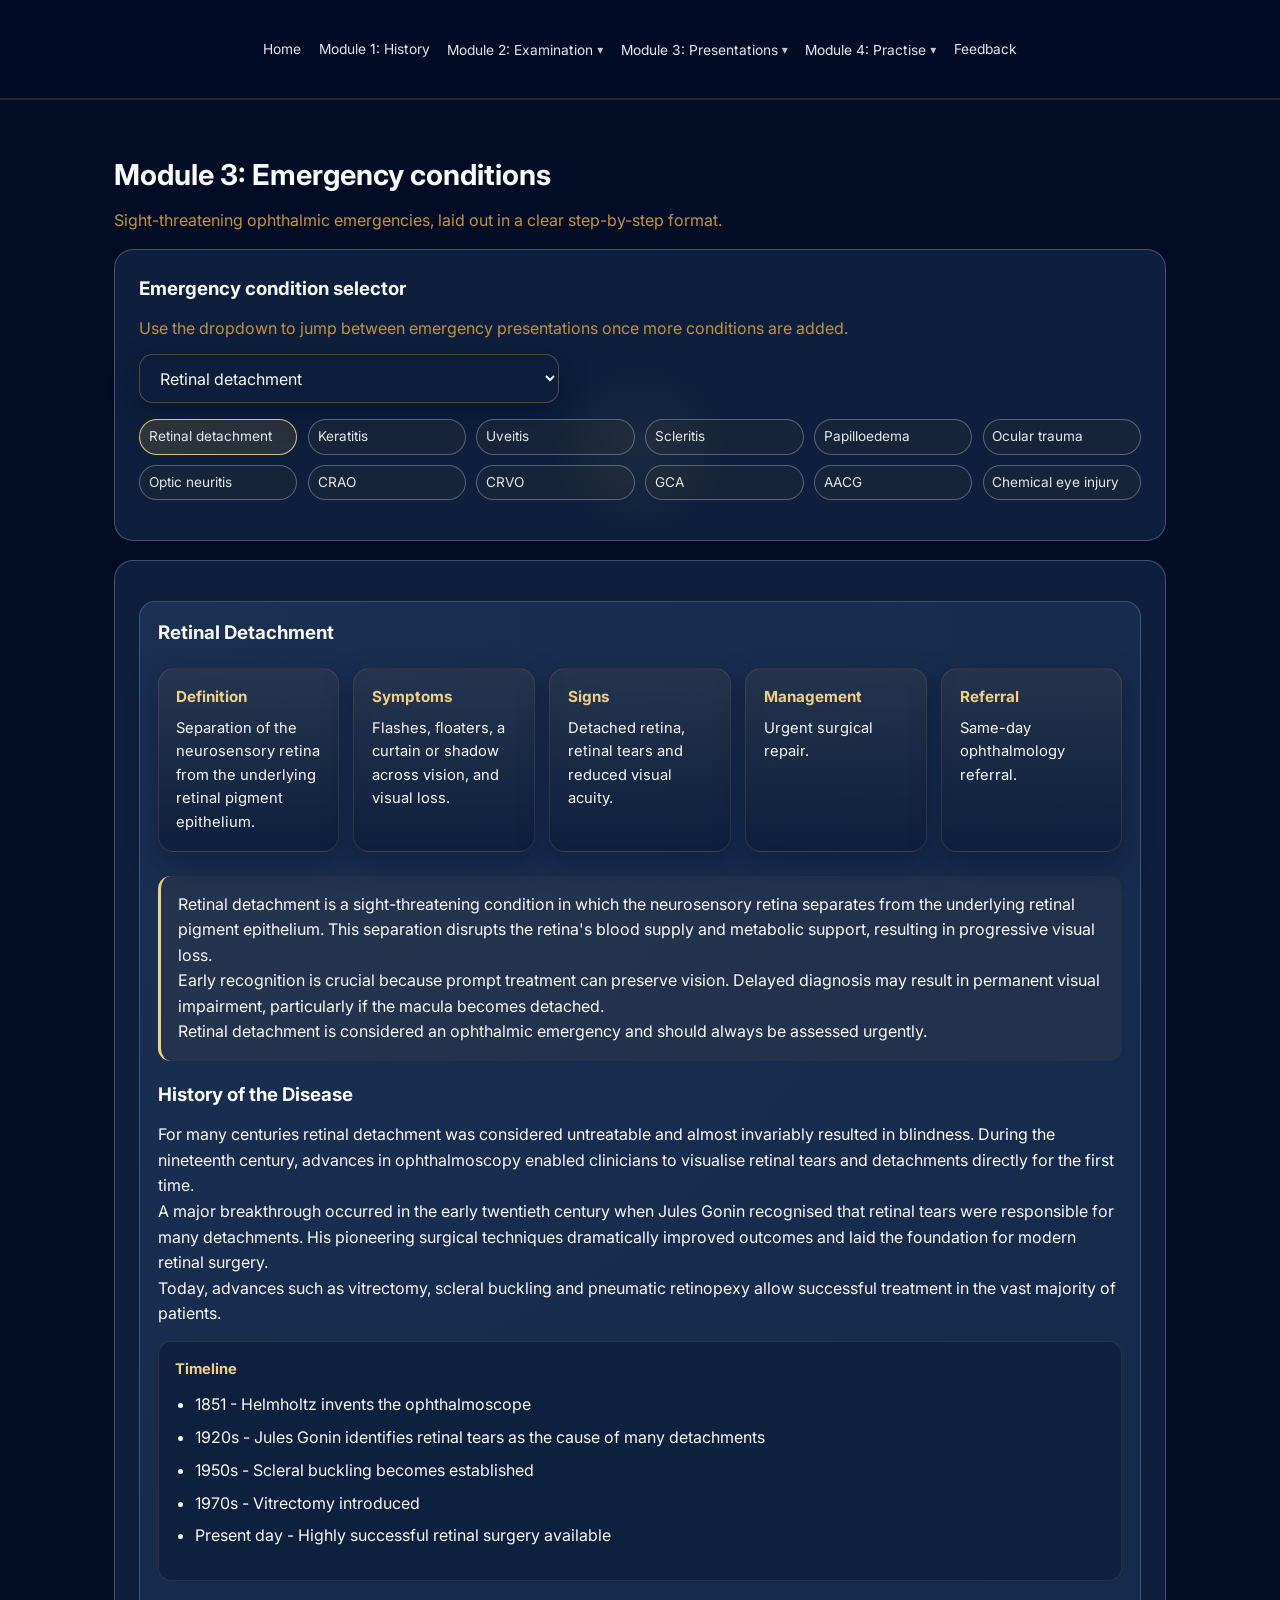
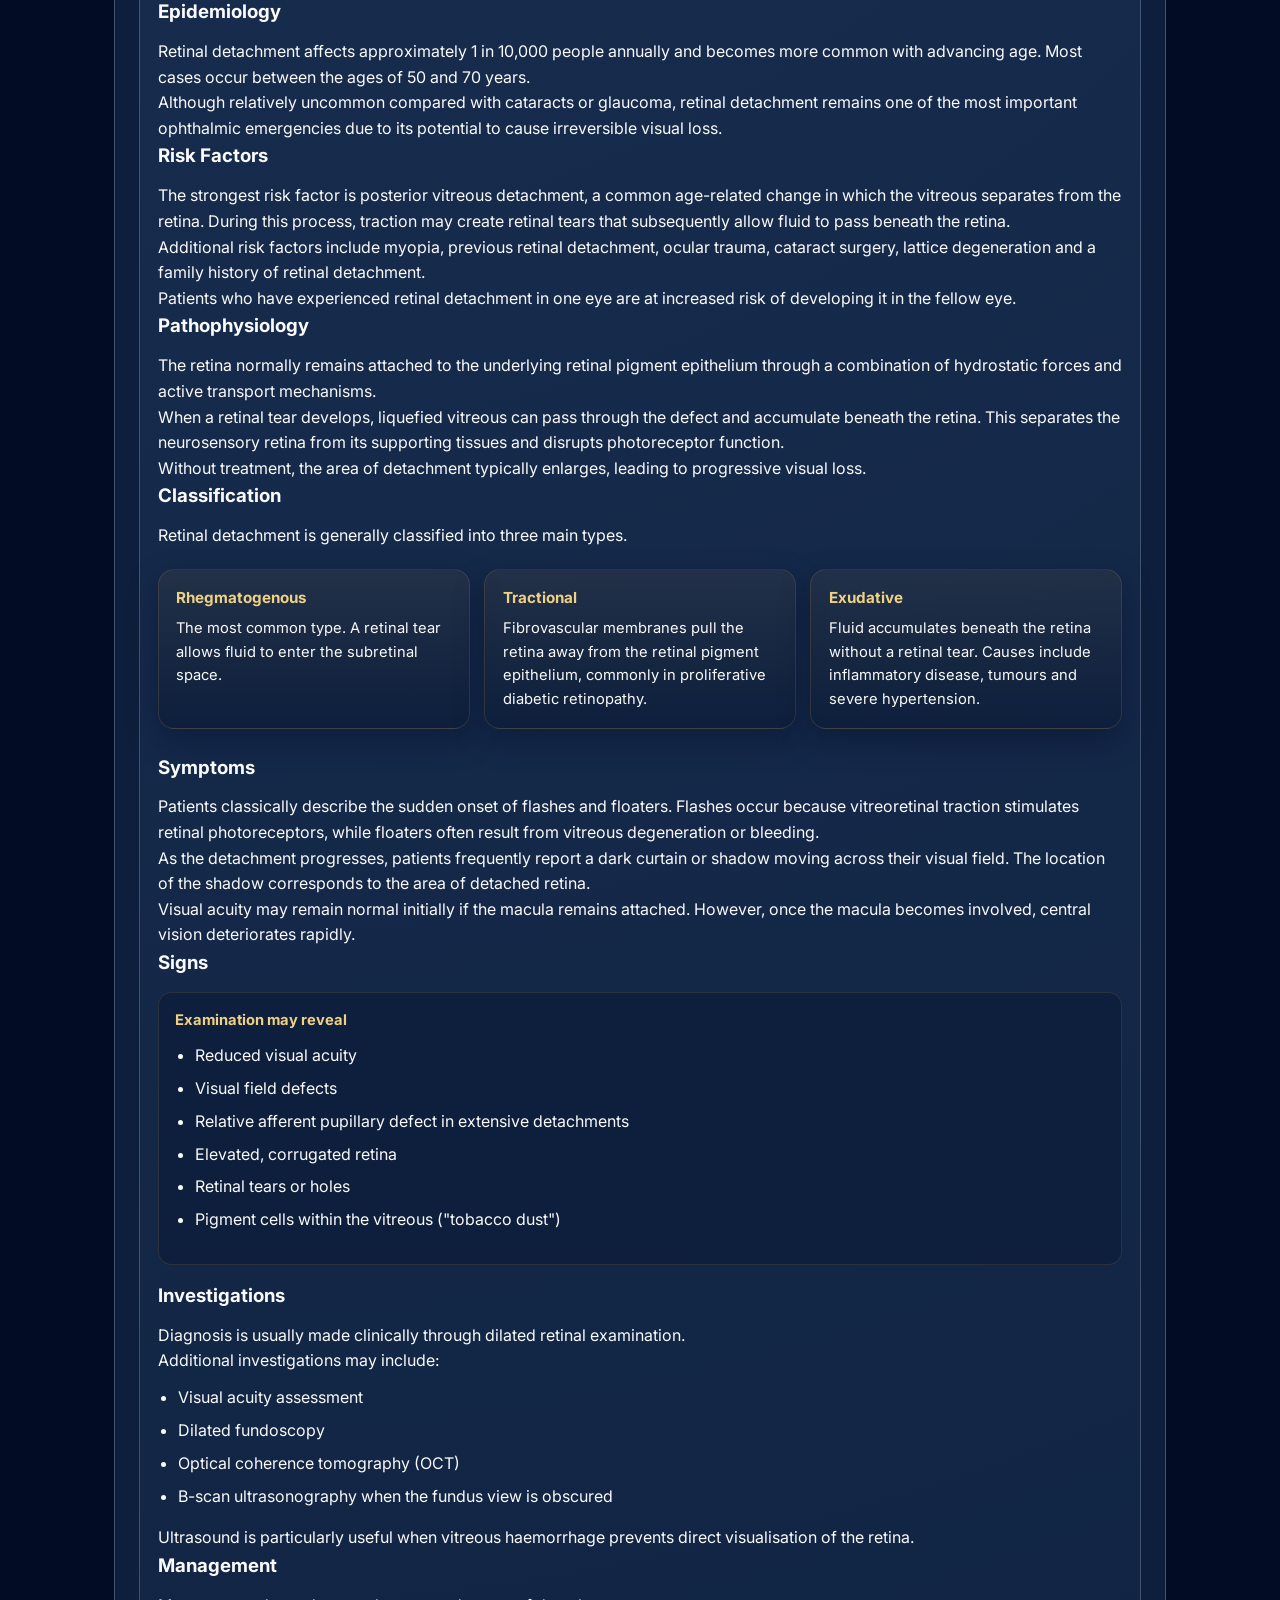
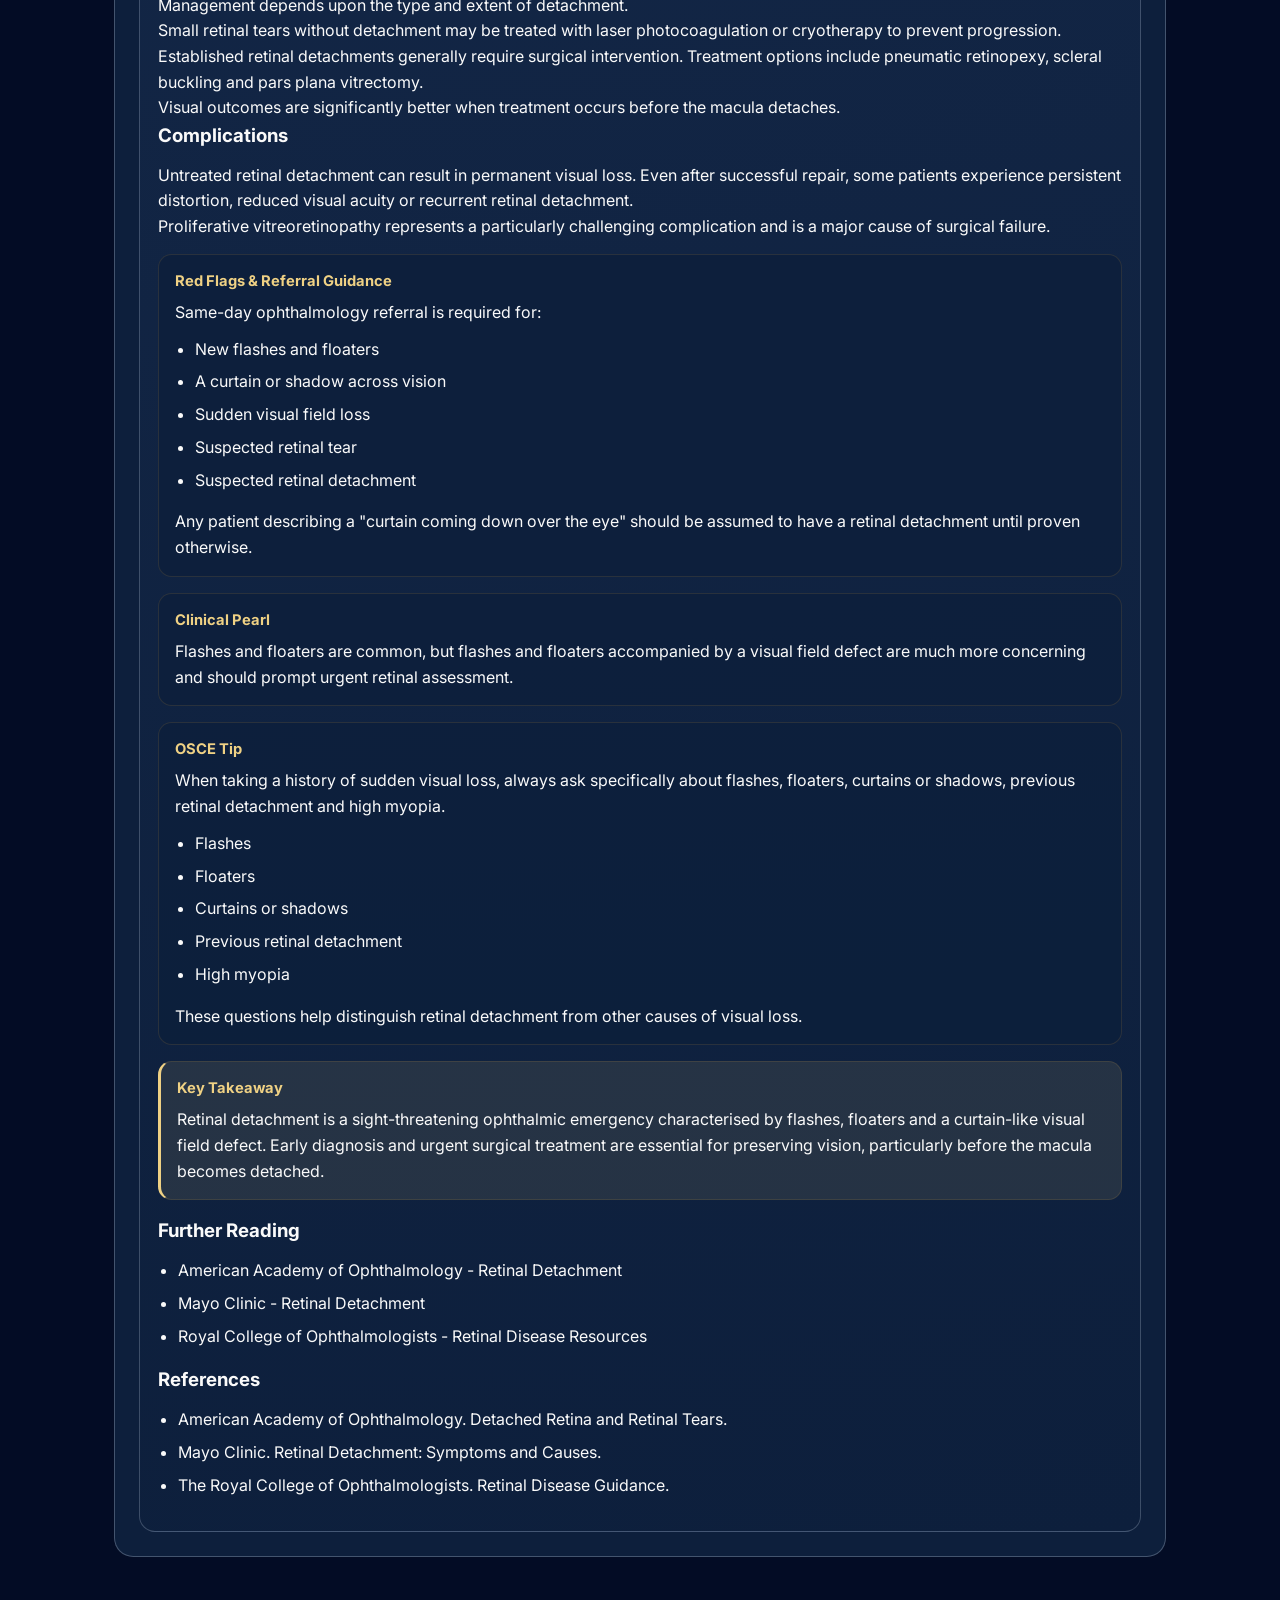
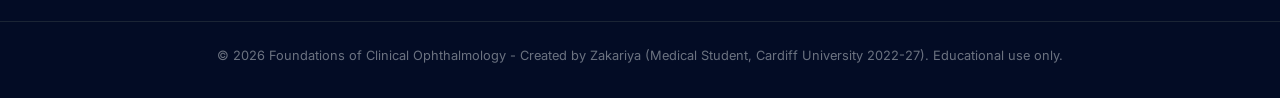
<file: module3-emergency.html>
<!DOCTYPE html>
<html lang="en">
<head>
  <meta charset="UTF-8" />
  <meta name="viewport" content="width=device-width, initial-scale=1.0" />
  <title>Module 3: Emergency Conditions</title>
  <link rel="stylesheet" href="style.css" />
  <link rel="preconnect" href="https://fonts.googleapis.com">
  <link rel="preconnect" href="https://fonts.gstatic.com" crossorigin>
  <link href="https://fonts.googleapis.com/css2?family=Inter:wght@300;400;600;700&family=Playfair+Display:wght@600;700&display=swap" rel="stylesheet">
</head>
<body data-progress-module="conditions">
  <header class="top-nav">
    <a class="logo" href="index.html">
      <img src="Images/logo.png" alt="OphthoLearn Logo">
      <span class="logo-text">The Clinical Foundations of Ophthalmology</span>
    </a>
    <nav class="primary-nav" aria-label="Primary">
      <a class="nav-link" href="index.html">Home</a>
      <a class="nav-link" href="module1-history.html">Module 1: History</a>
      <div class="nav-item dropdown">
        <a class="nav-link" href="module2-exam.html">Module 2: Examination <span class="nav-caret">▾</span></a>
        <div class="dropdown-menu" role="menu">
          <a class="dropdown-link" href="module2-exam.html">Eye examination overview</a>
          <a class="dropdown-link" href="module2-mock.html">Mock station</a>
          <a class="dropdown-link" href="module2-fundoscopy.html">How to use fundoscopy</a>
        </div>
      </div>
      <div class="nav-item dropdown">
        <a class="nav-link" href="module3-common.html">Module 3: Presentations <span class="nav-caret">▾</span></a>
        <div class="dropdown-menu" role="menu">
          <a class="dropdown-link" href="module3-common.html">Common conditions</a>
          <a class="dropdown-link" href="module3-emergency.html">Emergency conditions</a>
        </div>
      </div>
      <div class="nav-item dropdown dropdown-right">
        <a class="nav-link" href="module4-spot.html">Module 4: Practise <span class="nav-caret">▾</span></a>
        <div class="dropdown-menu" role="menu">
          <a class="dropdown-link" href="module4-spot.html">Spot diagnosis</a>
          <a class="dropdown-link" href="module4-sba.html">SBA questions</a>
        </div>
      </div>
      <a class="nav-link" href="feedback.html">Feedback</a>
    </nav>
  </header>

  <main>
    <section class="section" id="module3-emergency">
      <h2>Module 3: Emergency conditions</h2>
      <p class="section-intro">Sight-threatening ophthalmic emergencies, laid out in a clear step-by-step format.</p>

      <div class="module-viewer">
        <h3>Emergency condition selector</h3>
        <p class="lead">Use the dropdown to jump between emergency presentations once more conditions are added.</p>
        <select class="tab-select" data-emergency-dropdown aria-label="Select emergency condition">
          <option value="tab-emerg-retinal-detachment">Retinal detachment</option>
          <option value="tab-emerg-keratitis">Keratitis</option>
          <option value="tab-emerg-uveitis">Uveitis</option>
          <option value="tab-emerg-scleritis">Scleritis</option>
          <option value="tab-emerg-papilloedema">Papilloedema</option>
          <option value="tab-emerg-trauma">Ocular trauma</option>
          <option value="tab-emerg-optic-neuritis">Optic neuritis</option>
          <option value="tab-emerg-crao">CRAO</option>
          <option value="tab-emerg-crvo">CRVO</option>
          <option value="tab-emerg-gca">GCA</option>
          <option value="tab-emerg-aacg">AACG</option>
          <option value="tab-emerg-chemical">Chemical eye injury</option>
        </select>
        <div class="emergency-jump-grid" aria-label="Emergency condition shortcuts">
          <a class="emergency-jump-btn" href="#tab-emerg-retinal-detachment">Retinal detachment</a>
          <a class="emergency-jump-btn" href="#tab-emerg-keratitis">Keratitis</a>
          <a class="emergency-jump-btn" href="#tab-emerg-uveitis">Uveitis</a>
          <a class="emergency-jump-btn" href="#tab-emerg-scleritis">Scleritis</a>
          <a class="emergency-jump-btn" href="#tab-emerg-papilloedema">Papilloedema</a>
          <a class="emergency-jump-btn" href="#tab-emerg-trauma">Ocular trauma</a>
          <a class="emergency-jump-btn" href="#tab-emerg-optic-neuritis">Optic neuritis</a>
          <a class="emergency-jump-btn" href="#tab-emerg-crao">CRAO</a>
          <a class="emergency-jump-btn" href="#tab-emerg-crvo">CRVO</a>
          <a class="emergency-jump-btn" href="#tab-emerg-gca">GCA</a>
          <a class="emergency-jump-btn" href="#tab-emerg-aacg">AACG</a>
          <a class="emergency-jump-btn" href="#tab-emerg-chemical">Chemical eye injury</a>
        </div>
      </div>

      <div class="module-viewer" style="margin-top: 1.2rem;">
        <div class="tabpanels">
          <div class="tab-panel" role="tabpanel" id="tab-emerg-retinal-detachment">
            <h3>Retinal Detachment</h3>
            <div class="exam-summary-grid">
              <div class="exam-summary-card">
                <h4>Definition</h4>
                <p>Separation of the neurosensory retina from the underlying retinal pigment epithelium.</p>
              </div>
              <div class="exam-summary-card">
                <h4>Symptoms</h4>
                <p>Flashes, floaters, a curtain or shadow across vision, and visual loss.</p>
              </div>
              <div class="exam-summary-card">
                <h4>Signs</h4>
                <p>Detached retina, retinal tears and reduced visual acuity.</p>
              </div>
              <div class="exam-summary-card">
                <h4>Management</h4>
                <p>Urgent surgical repair.</p>
              </div>
              <div class="exam-summary-card">
                <h4>Referral</h4>
                <p>Same-day ophthalmology referral.</p>
              </div>
            </div>

            <div class="exam-lead">
              <p>Retinal detachment is a sight-threatening condition in which the neurosensory retina separates from the underlying retinal pigment epithelium. This separation disrupts the retina's blood supply and metabolic support, resulting in progressive visual loss.</p>
              <p>Early recognition is crucial because prompt treatment can preserve vision. Delayed diagnosis may result in permanent visual impairment, particularly if the macula becomes detached.</p>
              <p>Retinal detachment is considered an ophthalmic emergency and should always be assessed urgently.</p>
            </div>

            <h3>History of the Disease</h3>
            <p>For many centuries retinal detachment was considered untreatable and almost invariably resulted in blindness. During the nineteenth century, advances in ophthalmoscopy enabled clinicians to visualise retinal tears and detachments directly for the first time.</p>
            <p>A major breakthrough occurred in the early twentieth century when Jules Gonin recognised that retinal tears were responsible for many detachments. His pioneering surgical techniques dramatically improved outcomes and laid the foundation for modern retinal surgery.</p>
            <p>Today, advances such as vitrectomy, scleral buckling and pneumatic retinopexy allow successful treatment in the vast majority of patients.</p>

            <div class="exam-callout">
              <h4>Timeline</h4>
              <ul>
                <li>1851 - Helmholtz invents the ophthalmoscope</li>
                <li>1920s - Jules Gonin identifies retinal tears as the cause of many detachments</li>
                <li>1950s - Scleral buckling becomes established</li>
                <li>1970s - Vitrectomy introduced</li>
                <li>Present day - Highly successful retinal surgery available</li>
              </ul>
            </div>

            <h3>Epidemiology</h3>
            <p>Retinal detachment affects approximately 1 in 10,000 people annually and becomes more common with advancing age. Most cases occur between the ages of 50 and 70 years.</p>
            <p>Although relatively uncommon compared with cataracts or glaucoma, retinal detachment remains one of the most important ophthalmic emergencies due to its potential to cause irreversible visual loss.</p>

            <h3>Risk Factors</h3>
            <p>The strongest risk factor is posterior vitreous detachment, a common age-related change in which the vitreous separates from the retina. During this process, traction may create retinal tears that subsequently allow fluid to pass beneath the retina.</p>
            <p>Additional risk factors include myopia, previous retinal detachment, ocular trauma, cataract surgery, lattice degeneration and a family history of retinal detachment.</p>
            <p>Patients who have experienced retinal detachment in one eye are at increased risk of developing it in the fellow eye.</p>

            <h3>Pathophysiology</h3>
            <p>The retina normally remains attached to the underlying retinal pigment epithelium through a combination of hydrostatic forces and active transport mechanisms.</p>
            <p>When a retinal tear develops, liquefied vitreous can pass through the defect and accumulate beneath the retina. This separates the neurosensory retina from its supporting tissues and disrupts photoreceptor function.</p>
            <p>Without treatment, the area of detachment typically enlarges, leading to progressive visual loss.</p>

            <h3>Classification</h3>
            <p>Retinal detachment is generally classified into three main types.</p>
            <div class="exam-summary-grid">
              <div class="exam-summary-card">
                <h4>Rhegmatogenous</h4>
                <p>The most common type. A retinal tear allows fluid to enter the subretinal space.</p>
              </div>
              <div class="exam-summary-card">
                <h4>Tractional</h4>
                <p>Fibrovascular membranes pull the retina away from the retinal pigment epithelium, commonly in proliferative diabetic retinopathy.</p>
              </div>
              <div class="exam-summary-card">
                <h4>Exudative</h4>
                <p>Fluid accumulates beneath the retina without a retinal tear. Causes include inflammatory disease, tumours and severe hypertension.</p>
              </div>
            </div>

            <h3>Symptoms</h3>
            <p>Patients classically describe the sudden onset of flashes and floaters. Flashes occur because vitreoretinal traction stimulates retinal photoreceptors, while floaters often result from vitreous degeneration or bleeding.</p>
            <p>As the detachment progresses, patients frequently report a dark curtain or shadow moving across their visual field. The location of the shadow corresponds to the area of detached retina.</p>
            <p>Visual acuity may remain normal initially if the macula remains attached. However, once the macula becomes involved, central vision deteriorates rapidly.</p>

            <h3>Signs</h3>
            <div class="exam-callout">
              <h4>Examination may reveal</h4>
              <ul>
                <li>Reduced visual acuity</li>
                <li>Visual field defects</li>
                <li>Relative afferent pupillary defect in extensive detachments</li>
                <li>Elevated, corrugated retina</li>
                <li>Retinal tears or holes</li>
                <li>Pigment cells within the vitreous ("tobacco dust")</li>
              </ul>
            </div>

            <h3>Investigations</h3>
            <p>Diagnosis is usually made clinically through dilated retinal examination.</p>
            <p>Additional investigations may include:</p>
            <ul>
              <li>Visual acuity assessment</li>
              <li>Dilated fundoscopy</li>
              <li>Optical coherence tomography (OCT)</li>
              <li>B-scan ultrasonography when the fundus view is obscured</li>
            </ul>
            <p>Ultrasound is particularly useful when vitreous haemorrhage prevents direct visualisation of the retina.</p>

            <h3>Management</h3>
            <p>Management depends upon the type and extent of detachment.</p>
            <p>Small retinal tears without detachment may be treated with laser photocoagulation or cryotherapy to prevent progression.</p>
            <p>Established retinal detachments generally require surgical intervention. Treatment options include pneumatic retinopexy, scleral buckling and pars plana vitrectomy.</p>
            <p>Visual outcomes are significantly better when treatment occurs before the macula detaches.</p>

            <h3>Complications</h3>
            <p>Untreated retinal detachment can result in permanent visual loss. Even after successful repair, some patients experience persistent distortion, reduced visual acuity or recurrent retinal detachment.</p>
            <p>Proliferative vitreoretinopathy represents a particularly challenging complication and is a major cause of surgical failure.</p>

            <div class="exam-callout">
              <h4>Red Flags &amp; Referral Guidance</h4>
              <p>Same-day ophthalmology referral is required for:</p>
              <ul>
                <li>New flashes and floaters</li>
                <li>A curtain or shadow across vision</li>
                <li>Sudden visual field loss</li>
                <li>Suspected retinal tear</li>
                <li>Suspected retinal detachment</li>
              </ul>
              <p>Any patient describing a "curtain coming down over the eye" should be assumed to have a retinal detachment until proven otherwise.</p>
            </div>

            <div class="exam-callout">
              <h4>Clinical Pearl</h4>
              <p>Flashes and floaters are common, but flashes and floaters accompanied by a visual field defect are much more concerning and should prompt urgent retinal assessment.</p>
            </div>

            <div class="exam-callout">
              <h4>OSCE Tip</h4>
              <p>When taking a history of sudden visual loss, always ask specifically about flashes, floaters, curtains or shadows, previous retinal detachment and high myopia.</p>
              <ul>
                <li>Flashes</li>
                <li>Floaters</li>
                <li>Curtains or shadows</li>
                <li>Previous retinal detachment</li>
                <li>High myopia</li>
              </ul>
              <p>These questions help distinguish retinal detachment from other causes of visual loss.</p>
            </div>

            <div class="exam-callout" style="background: rgba(var(--accent-soft-rgb), 0.1); border-left: 3px solid var(--accent-soft);">
              <h4>Key Takeaway</h4>
              <p>Retinal detachment is a sight-threatening ophthalmic emergency characterised by flashes, floaters and a curtain-like visual field defect. Early diagnosis and urgent surgical treatment are essential for preserving vision, particularly before the macula becomes detached.</p>
            </div>

            <h3>Further Reading</h3>
            <ul>
              <li>American Academy of Ophthalmology - Retinal Detachment</li>
              <li>Mayo Clinic - Retinal Detachment</li>
              <li>Royal College of Ophthalmologists - Retinal Disease Resources</li>
            </ul>

            <h3>References</h3>
            <ul>
              <li>American Academy of Ophthalmology. Detached Retina and Retinal Tears.</li>
              <li>Mayo Clinic. Retinal Detachment: Symptoms and Causes.</li>
              <li>The Royal College of Ophthalmologists. Retinal Disease Guidance.</li>
            </ul>
          </div>

          <div class="tab-panel" role="tabpanel" id="tab-emerg-aacg" hidden>
            <h3>Acute Angle-Closure Glaucoma</h3>
            <div class="exam-summary-grid">
              <div class="exam-summary-card">
                <h4>Definition</h4>
                <p>Sudden closure of the anterior chamber angle causing rapid elevation of intraocular pressure.</p>
              </div>
              <div class="exam-summary-card">
                <h4>Symptoms</h4>
                <p>Severe eye pain, blurred vision, headache, halos around lights, nausea and vomiting.</p>
              </div>
              <div class="exam-summary-card">
                <h4>Signs</h4>
                <p>Red eye, cloudy cornea, fixed mid-dilated pupil, markedly elevated intraocular pressure.</p>
              </div>
              <div class="exam-summary-card">
                <h4>Management</h4>
                <p>Immediate pressure reduction followed by laser peripheral iridotomy.</p>
              </div>
              <div class="exam-summary-card">
                <h4>Referral</h4>
                <p>Same-day ophthalmology emergency.</p>
              </div>
            </div>

            <div class="exam-lead">
              <p>Acute angle-closure glaucoma (AACG) is one of the true ophthalmic emergencies. It occurs when the drainage angle between the iris and cornea suddenly closes, preventing aqueous humour from leaving the eye. As intraocular pressure rises rapidly, the optic nerve becomes compromised and permanent visual loss may occur if treatment is delayed.</p>
              <p>Unlike primary open-angle glaucoma, which develops slowly over many years, acute angle-closure glaucoma presents suddenly and dramatically. Prompt recognition and urgent treatment are essential to preserve vision.</p>
            </div>

            <h3>History of the Disease</h3>
            <p>For centuries, physicians recognised that some patients developed sudden blindness associated with an extremely painful and hardened eye. However, the mechanism remained unclear until advances in ophthalmic anatomy during the nineteenth century.</p>
            <p>The development of gonioscopy allowed clinicians to visualise the anterior chamber angle directly and understand the relationship between angle closure and raised intraocular pressure. The introduction of laser peripheral iridotomy during the twentieth century transformed management, allowing definitive treatment without major surgery.</p>

            <div class="exam-callout">
              <h4>Timeline</h4>
              <ul>
                <li>1851 - Helmholtz invents the ophthalmoscope</li>
                <li>Late 1800s - Development of tonometry</li>
                <li>Early 1900s - Gonioscopy allows visualisation of the angle</li>
                <li>1970s - Laser peripheral iridotomy introduced</li>
                <li>Present day - Rapid diagnosis and highly effective treatment</li>
              </ul>
            </div>

            <h3>Epidemiology</h3>
            <p>Acute angle-closure glaucoma is significantly less common than primary open-angle glaucoma but carries a much greater risk of rapid visual loss. It occurs most frequently in older adults, particularly women and individuals with anatomically narrow anterior chamber angles.</p>
            <p>The condition is especially prevalent in East Asian populations and in patients with hypermetropia (long-sightedness).</p>

            <h3>Risk Factors</h3>
            <p>The most important risk factor is a naturally narrow anterior chamber angle. Hypermetropic eyes tend to be shorter, leaving less space within the anterior chamber and increasing the likelihood of angle closure.</p>
            <p>Other important risk factors include increasing age, female sex, family history of angle-closure glaucoma and cataract formation. Certain medications that cause pupillary dilation may precipitate an attack in susceptible individuals.</p>

            <h3>Pathophysiology</h3>
            <p>Normally, aqueous humour produced by the ciliary body flows from the posterior chamber, through the pupil and into the anterior chamber before draining through the trabecular meshwork.</p>
            <p>In acute angle closure, aqueous humour becomes trapped behind the iris, creating a pressure gradient known as a pupillary block. This pushes the peripheral iris forwards, causing closure of the drainage angle. Once the angle closes, aqueous humour can no longer drain effectively and intraocular pressure rises rapidly.</p>
            <p>Intraocular pressure may exceed 50-60 mmHg, resulting in corneal oedema, optic nerve ischaemia and severe pain.</p>

            <h3>Symptoms</h3>
            <p>Patients classically present with the sudden onset of severe ocular pain, often described as deep and intense. Vision becomes blurred and patients frequently report seeing coloured halos around lights due to corneal oedema.</p>
            <p>The pain may be accompanied by headache, nausea and vomiting, leading some patients to initially present to emergency departments or general medical services rather than ophthalmology clinics.</p>
            <p>Symptoms often develop in the evening or in dim lighting when physiological pupillary dilation occurs.</p>

            <h3>Signs</h3>
            <div class="exam-callout">
              <h4>Examination may reveal</h4>
              <ul>
                <li>Markedly reduced visual acuity</li>
                <li>Diffuse conjunctival injection</li>
                <li>Corneal oedema causing a cloudy appearance</li>
                <li>Fixed mid-dilated pupil</li>
                <li>Shallow anterior chamber</li>
                <li>Elevated intraocular pressure</li>
                <li>Tender, firm globe on gentle palpation</li>
              </ul>
            </div>

            <h3>Investigations</h3>
            <p>Diagnosis is primarily clinical but supported by:</p>
            <div class="exam-callout">
              <ul>
                <li>Visual acuity assessment</li>
                <li>Tonometry</li>
                <li>Slit-lamp examination</li>
                <li>Gonioscopy</li>
                <li>Optic nerve assessment following pressure reduction</li>
              </ul>
            </div>
            <p>A markedly elevated intraocular pressure in the presence of a painful red eye is highly suggestive of acute angle closure.</p>

            <h3>Management</h3>
            <p>Treatment aims to rapidly reduce intraocular pressure and prevent permanent optic nerve damage.</p>
            <p>Initial management typically includes topical beta-blockers, alpha agonists and systemic acetazolamide. Once intraocular pressure begins to fall, pilocarpine may be administered to constrict the pupil and relieve pupillary block.</p>
            <p>Definitive treatment is achieved with laser peripheral iridotomy, which creates a small opening in the peripheral iris, allowing aqueous humour to bypass the blockage. Because the fellow eye is often anatomically predisposed to angle closure, prophylactic treatment is frequently recommended.</p>

            <h3>Complications</h3>
            <p>Without urgent treatment, acute angle-closure glaucoma can lead to irreversible optic nerve damage and permanent blindness. Recurrent attacks may occur if definitive treatment is not performed.</p>
            <p>Persistent elevation of intraocular pressure can also result in chronic glaucoma and progressive visual field loss.</p>

            <div class="exam-callout">
              <h4>Red Flags &amp; Referral Guidance</h4>
              <p>Any patient presenting with a painful red eye and reduced vision should be assessed urgently.</p>
              <p>Immediate ophthalmology referral is required when any of the following are present:</p>
              <ul>
                <li>Severe eye pain</li>
                <li>Sudden visual deterioration</li>
                <li>Fixed mid-dilated pupil</li>
                <li>Corneal clouding</li>
                <li>Nausea or vomiting accompanying ocular symptoms</li>
                <li>Markedly elevated intraocular pressure</li>
              </ul>
              <p>Acute angle-closure glaucoma should always be considered a same-day emergency.</p>
            </div>

            <div class="exam-callout">
              <h4>Clinical Pearl</h4>
              <p>A painful red eye associated with nausea and vomiting is acute angle-closure glaucoma until proven otherwise.</p>
              <p>Many students incorrectly diagnose conjunctivitis because both conditions present with redness, but conjunctivitis does not cause severe pain, reduced vision or a fixed pupil.</p>
            </div>

            <div class="exam-callout">
              <h4>OSCE Tip</h4>
              <p>When examining a painful red eye, always comment on:</p>
              <ul>
                <li>Visual acuity</li>
                <li>Corneal clarity</li>
                <li>Pupil size and reactivity</li>
                <li>Presence of photophobia</li>
              </ul>
              <p>Mentioning a fixed mid-dilated pupil is a high-yield examination finding and often earns additional marks.</p>
            </div>

            <div class="exam-callout" style="background: rgba(var(--accent-soft-rgb), 0.1); border-left: 3px solid var(--accent-soft);">
              <h4>Key Takeaway</h4>
              <p>Acute angle-closure glaucoma is a sight-threatening ophthalmic emergency caused by sudden obstruction of aqueous humour drainage. Patients typically present with severe eye pain, blurred vision, headache and nausea. Prompt recognition and immediate ophthalmology referral are essential to prevent permanent blindness.</p>
            </div>
          </div>

          <div class="tab-panel" role="tabpanel" id="tab-emerg-keratitis" hidden>
            <h3>Keratitis</h3>
            <div class="exam-summary-grid">
              <div class="exam-summary-card">
                <h4>Definition</h4>
                <p>Inflammation of the cornea, most commonly caused by infection.</p>
              </div>
              <div class="exam-summary-card">
                <h4>Symptoms</h4>
                <p>Painful red eye, photophobia, watering and reduced vision.</p>
              </div>
              <div class="exam-summary-card">
                <h4>Signs</h4>
                <p>Corneal opacity, epithelial defects and conjunctival injection.</p>
              </div>
              <div class="exam-summary-card">
                <h4>Management</h4>
                <p>Depends on the cause but often requires urgent ophthalmology assessment and antimicrobial therapy.</p>
              </div>
              <div class="exam-summary-card">
                <h4>Referral</h4>
                <p>Same-day ophthalmology referral.</p>
              </div>
            </div>

            <div class="exam-lead">
              <p>Keratitis refers to inflammation of the cornea and represents one of the most important causes of a painful red eye. Although inflammation may occur secondary to trauma, dry eye disease or autoimmune conditions, infectious keratitis is particularly significant because it can rapidly threaten vision.</p>
              <p>The cornea normally remains transparent due to its highly organised collagen structure. Inflammation disrupts this arrangement, resulting in corneal oedema, scarring and visual impairment. Prompt recognition is therefore essential.</p>
              <p>Contact lens wear remains one of the most important risk factors for infectious keratitis in developed countries.</p>
            </div>

            <h3>History of the Disease</h3>
            <p>Corneal disease has been recognised since antiquity, but understanding improved dramatically following the invention of the slit lamp in the early twentieth century. The ability to visualise the corneal epithelium and stroma allowed clinicians to distinguish different forms of keratitis and understand their underlying causes.</p>
            <p>The discovery of antimicrobial therapies transformed outcomes, converting many previously blinding infections into treatable conditions. More recently, advances in microbiology and corneal imaging have improved diagnosis and management.</p>

            <div class="exam-callout">
              <h4>Timeline</h4>
              <ul>
                <li>1851 - Ophthalmoscope introduced</li>
                <li>1911 - Slit lamp biomicroscopy developed</li>
                <li>1940s - Antibiotics become available</li>
                <li>1980s - Contact lens-related keratitis increasingly recognised</li>
                <li>Present day - Advanced corneal imaging and targeted antimicrobial therapy</li>
              </ul>
            </div>

            <h3>Epidemiology</h3>
            <p>Keratitis occurs worldwide and remains a significant cause of visual impairment. Incidence varies according to geography and underlying risk factors. In developed countries, contact lens wear is a leading cause of microbial keratitis. In developing regions, ocular trauma and agricultural injuries are more commonly implicated.</p>
            <p>Although many cases are successfully treated, delayed diagnosis remains an important cause of preventable blindness.</p>

            <h3>Risk Factors</h3>
            <p>Contact lens wear is the most important risk factor for microbial keratitis. Poor lens hygiene, overnight lens use and exposure of lenses to water substantially increase the risk.</p>
            <p>Additional risk factors include ocular trauma, previous corneal disease, dry eye syndrome, immunosuppression and chronic corticosteroid use. Herpes simplex infection is a particularly important cause of recurrent keratitis.</p>

            <h3>Pathophysiology</h3>
            <p>The corneal epithelium serves as a barrier against infection. When this barrier is disrupted through trauma, contact lens wear or pre-existing disease, microorganisms may gain access to deeper corneal layers.</p>
            <p>The resulting inflammatory response leads to infiltration of immune cells, tissue damage and corneal oedema. If untreated, progressive destruction of corneal tissue may occur, resulting in ulceration, perforation and permanent scarring.</p>

            <h3>Classification</h3>
            <p>Keratitis may be broadly divided into infectious and non-infectious causes.</p>
            <div class="exam-summary-grid">
              <div class="exam-summary-card">
                <h4>Infectious</h4>
                <p>Bacterial, viral, fungal or protozoal. Bacterial keratitis is most common; acanthamoeba is associated with contact lens use and water exposure.</p>
              </div>
              <div class="exam-summary-card">
                <h4>Non-infectious</h4>
                <p>May occur secondary to dry eye disease, autoimmune disorders or exposure-related corneal damage.</p>
              </div>
            </div>

            <h3>Symptoms</h3>
            <p>Patients typically present with a painful red eye accompanied by photophobia and excessive tearing. Many describe a sensation of having something in the eye and may struggle to keep the affected eye open.</p>
            <p>Visual acuity is often reduced, particularly when the central cornea is involved. Symptoms usually develop rapidly and tend to be significantly more severe than those seen in simple conjunctivitis.</p>

            <h3>Signs</h3>
            <div class="exam-callout">
              <h4>Examination may reveal</h4>
              <ul>
                <li>Conjunctival injection</li>
                <li>Corneal opacity</li>
                <li>Corneal ulceration</li>
                <li>Epithelial defects</li>
                <li>Photophobia</li>
                <li>Reduced visual acuity</li>
                <li>Hypopyon in severe infection</li>
              </ul>
            </div>

            <h3>Investigations</h3>
            <p>Assessment begins with visual acuity testing and slit lamp examination. Fluorescein staining is particularly useful because it highlights epithelial defects and corneal ulcers.</p>
            <p>Additional investigations may include:</p>
            <ul>
              <li>Visual acuity assessment</li>
              <li>Fluorescein staining</li>
              <li>Slit lamp examination</li>
              <li>Corneal scraping for microscopy and culture</li>
              <li>Corneal imaging</li>
            </ul>

            <h3>Management</h3>
            <p>Management depends upon the underlying cause. Infectious keratitis generally requires urgent antimicrobial treatment and close ophthalmic follow-up.</p>
            <p>Bacterial keratitis is commonly treated with intensive topical antibiotics. Viral keratitis may require antiviral therapy, whereas fungal and protozoal infections require specialised treatment.</p>
            <p>Because progression can be rapid, suspected infectious keratitis should always be considered an ophthalmic emergency.</p>

            <h3>Complications</h3>
            <p>Delayed treatment may result in corneal scarring, perforation and permanent visual loss. Severe infection can occasionally progress to endophthalmitis, a devastating intraocular infection.</p>
            <p>Even after successful treatment, residual corneal scarring may significantly affect vision.</p>

            <div class="exam-callout">
              <h4>Red Flags &amp; Referral Guidance</h4>
              <p>Urgent ophthalmology assessment is required for:</p>
              <ul>
                <li>Contact lens wearer with a painful red eye</li>
                <li>Reduced visual acuity</li>
                <li>Corneal opacity</li>
                <li>Corneal ulceration</li>
                <li>Severe photophobia</li>
              </ul>
              <p>Any contact lens wearer with a painful red eye should be assumed to have microbial keratitis until proven otherwise.</p>
            </div>

            <div class="exam-callout">
              <h4>Clinical Pearl</h4>
              <p>Pain, photophobia and reduced vision should immediately raise suspicion for keratitis rather than conjunctivitis.</p>
            </div>

            <div class="exam-callout">
              <h4>OSCE Tip</h4>
              <p>When assessing a red eye, always ask whether the patient wears contact lenses. This is one of the highest-yield questions in ophthalmology examinations.</p>
            </div>

            <div class="exam-callout" style="background: rgba(var(--accent-soft-rgb), 0.1); border-left: 3px solid var(--accent-soft);">
              <h4>Key Takeaway</h4>
              <p>Keratitis is a potentially sight-threatening cause of a painful red eye. Contact lens wear is the most important risk factor, and urgent ophthalmology assessment is required to prevent permanent visual loss.</p>
            </div>

            <h3>Further Reading</h3>
            <ul>
              <li>Mayo Clinic - Keratitis</li>
              <li>Cleveland Clinic - Keratitis</li>
            </ul>

            <h3>References</h3>
            <ul>
              <li>Mayo Clinic. Keratitis: Symptoms and Causes.</li>
              <li>Cleveland Clinic. Keratitis.</li>
            </ul>
          </div>

          <div class="tab-panel" role="tabpanel" id="tab-emerg-uveitis" hidden>
            <h3>Uveitis</h3>
            <div class="exam-summary-grid">
              <div class="exam-summary-card">
                <h4>Definition</h4>
                <p>Inflammation of the uveal tract, most commonly affecting the anterior chamber.</p>
              </div>
              <div class="exam-summary-card">
                <h4>Symptoms</h4>
                <p>Painful red eye, photophobia and blurred vision.</p>
              </div>
              <div class="exam-summary-card">
                <h4>Signs</h4>
                <p>Circumlimbal redness, inflammatory cells in the anterior chamber and a constricted pupil.</p>
              </div>
              <div class="exam-summary-card">
                <h4>Management</h4>
                <p>Topical corticosteroids and cycloplegic agents under specialist supervision.</p>
              </div>
              <div class="exam-summary-card">
                <h4>Referral</h4>
                <p>Urgent ophthalmology referral.</p>
              </div>
            </div>

            <div class="exam-lead">
              <p>Uveitis refers to inflammation of the uveal tract, which consists of the iris, ciliary body and choroid. Although inflammation may occur in any of these structures, anterior uveitis is by far the most common form encountered in clinical practice.</p>
              <p>The condition is important because it can lead to significant visual impairment if untreated. It is also strongly associated with systemic inflammatory disease, meaning recognition may provide clues to an underlying diagnosis.</p>
            </div>

            <h3>History of the Disease</h3>
            <p>Descriptions of painful red eyes associated with intraocular inflammation date back centuries. However, understanding improved substantially with the development of slit lamp biomicroscopy, which allowed clinicians to visualise inflammatory cells within the anterior chamber.</p>
            <p>The discovery of corticosteroids in the mid-twentieth century revolutionised management and dramatically reduced the visual complications associated with severe inflammation.</p>

            <div class="exam-callout">
              <h4>Timeline</h4>
              <ul>
                <li>1851 - Ophthalmoscope introduced</li>
                <li>1911 - Slit lamp biomicroscopy developed</li>
                <li>1940s - Corticosteroids introduced</li>
                <li>Late 1900s - Improved understanding of autoimmune associations</li>
                <li>Present day - Advanced immunomodulatory therapy available</li>
              </ul>
            </div>

            <h3>Epidemiology</h3>
            <p>Uveitis accounts for a significant proportion of visual impairment in working-age adults. Although it may occur at any age, anterior uveitis most commonly affects younger and middle-aged adults.</p>
            <p>A substantial proportion of cases are associated with underlying systemic inflammatory disease, although many remain idiopathic.</p>

            <h3>Risk Factors</h3>
            <p>Anterior uveitis is strongly associated with HLA-B27-related conditions, including ankylosing spondylitis, reactive arthritis, psoriatic arthritis and inflammatory bowel disease.</p>
            <p>Other associations include sarcoidosis, Behçet disease, juvenile idiopathic arthritis and various infectious conditions.</p>
            <p>A previous episode of uveitis significantly increases the likelihood of recurrence.</p>

            <h3>Pathophysiology</h3>
            <p>Inflammation within the uveal tract leads to breakdown of the blood-aqueous barrier and migration of inflammatory cells into the anterior chamber.</p>
            <p>These inflammatory cells and proteins disrupt normal ocular function and may result in pain, photophobia and visual disturbance. Chronic inflammation can cause structural damage, including cataract formation and secondary glaucoma.</p>

            <h3>Symptoms</h3>
            <p>Patients typically present with a painful red eye accompanied by marked photophobia. Vision is often blurred and many individuals describe discomfort when exposed to bright light.</p>
            <p>Symptoms generally develop over hours to days and may affect one or both eyes.</p>

            <h3>Signs</h3>
            <div class="exam-callout">
              <h4>Examination may reveal</h4>
              <ul>
                <li>Circumlimbal redness (ciliary flush)</li>
                <li>Constricted pupil</li>
                <li>Irregular pupil due to posterior synechiae</li>
                <li>Cells and flare in the anterior chamber</li>
                <li>Reduced visual acuity</li>
                <li>Photophobia</li>
              </ul>
            </div>

            <h3>Investigations</h3>
            <p>Diagnosis is primarily clinical and relies upon slit lamp examination.</p>
            <p>Additional investigations may include:</p>
            <div class="exam-callout">
              <ul>
                <li>Visual acuity assessment</li>
                <li>Slit lamp examination</li>
                <li>Intraocular pressure measurement</li>
                <li>Blood tests guided by clinical suspicion</li>
                <li>Chest imaging where indicated</li>
              </ul>
            </div>
            <p>Investigation for systemic disease may be appropriate in recurrent or severe cases.</p>

            <h3>Management</h3>
            <p>Treatment aims to reduce inflammation, relieve symptoms and prevent complications. Topical corticosteroids remain the cornerstone of therapy and are often combined with cycloplegic agents to reduce pain and prevent synechiae formation.</p>
            <p>Patients with recurrent or severe disease may require systemic immunosuppression under specialist supervision.</p>

            <h3>Complications</h3>
            <p>Untreated uveitis can result in cataract formation, glaucoma, cystoid macular oedema and permanent visual loss. Recurrent disease increases the likelihood of long-term complications.</p>
            <p>Prompt treatment significantly improves visual outcomes.</p>

            <div class="exam-callout">
              <h4>Red Flags &amp; Referral Guidance</h4>
              <p>Urgent ophthalmology referral is required for:</p>
              <ul>
                <li>Painful photophobic red eye</li>
                <li>Reduced visual acuity</li>
                <li>Suspected anterior uveitis</li>
                <li>Recurrent episodes of ocular inflammation</li>
              </ul>
            </div>

            <div class="exam-callout">
              <h4>Clinical Pearl</h4>
              <p>Photophobia is one of the most important clues to uveitis and should never be ignored when assessing a red eye.</p>
            </div>

            <div class="exam-callout">
              <h4>OSCE Tip</h4>
              <p>When taking a history, always ask about back pain, psoriasis and inflammatory bowel disease. These associations are frequently tested in examinations.</p>
            </div>

            <div class="exam-callout" style="background: rgba(var(--accent-soft-rgb), 0.1); border-left: 3px solid var(--accent-soft);">
              <h4>Key Takeaway</h4>
              <p>Anterior uveitis is a common cause of a painful photophobic red eye and is frequently associated with systemic inflammatory disease. Early diagnosis and treatment are essential to prevent sight-threatening complications.</p>
            </div>

            <h3>Further Reading</h3>
            <ul>
              <li>Mayo Clinic - Uveitis</li>
              <li>Cleveland Clinic - Uveitis</li>
            </ul>

            <h3>References</h3>
            <ul>
              <li>Mayo Clinic. Uveitis: Symptoms and Causes.</li>
              <li>Cleveland Clinic. Uveitis.</li>
            </ul>
          </div>

          <div class="tab-panel" role="tabpanel" id="tab-emerg-scleritis" hidden>
            <h3>Scleritis</h3>
            <div class="exam-summary-grid">
              <div class="exam-summary-card">
                <h4>Definition</h4>
                <p>A severe inflammatory disorder affecting the sclera.</p>
              </div>
              <div class="exam-summary-card">
                <h4>Symptoms</h4>
                <p>Severe deep ocular pain, redness and reduced vision.</p>
              </div>
              <div class="exam-summary-card">
                <h4>Signs</h4>
                <p>Violaceous scleral injection, tenderness and scleral inflammation.</p>
              </div>
              <div class="exam-summary-card">
                <h4>Management</h4>
                <p>Systemic anti-inflammatory treatment and investigation for underlying disease.</p>
              </div>
              <div class="exam-summary-card">
                <h4>Referral</h4>
                <p>Urgent ophthalmology referral.</p>
              </div>
            </div>
            <div class="exam-lead">
              <p>Scleritis is a potentially sight-threatening inflammatory condition affecting the sclera, the dense connective tissue forming the outer wall of the eye. Unlike episcleritis, which is usually benign and self-limiting, scleritis is often associated with significant pain and systemic autoimmune disease.</p>
              <p>The condition requires prompt recognition because delayed treatment can result in permanent visual impairment and, in severe cases, scleral thinning or perforation.</p>
            </div>
            <h3>History of the Disease</h3>
            <p>Historically, severe ocular inflammation involving the sclera was poorly understood and often grouped with other causes of red eye. The development of slit lamp biomicroscopy enabled clinicians to distinguish deep scleral inflammation from more superficial episcleral disease.</p>
            <p>During the twentieth century, the strong association between scleritis and autoimmune diseases such as rheumatoid arthritis became increasingly recognised. This shifted management from purely local treatment to a multidisciplinary approach involving rheumatology and immunology.</p>
            <div class="exam-callout">
              <h4>Timeline</h4>
              <ul>
                <li>1911 - Slit lamp biomicroscopy introduced</li>
                <li>Mid-1900s - Association with autoimmune disease recognised</li>
                <li>1970s - Systemic immunosuppressive therapy becomes established</li>
                <li>Present day - Multidisciplinary management improves outcomes</li>
              </ul>
            </div>
            <h3>Epidemiology</h3>
            <p>Scleritis is significantly less common than episcleritis but carries a much greater risk of visual morbidity. It most commonly affects middle-aged adults and is more frequent in women.</p>
            <p>A substantial proportion of patients have an underlying systemic inflammatory condition, particularly rheumatoid arthritis.</p>
            <h3>Risk Factors</h3>
            <p>The strongest risk factor is underlying autoimmune disease. Rheumatoid arthritis is the most commonly associated condition, although granulomatosis with polyangiitis, systemic lupus erythematosus, inflammatory bowel disease and relapsing polychondritis may also occur in association.</p>
            <p>Previous episodes of scleritis increase the likelihood of recurrence.</p>
            <h3>Pathophysiology</h3>
            <p>Scleritis results from inflammation of the deep vascular plexus within the sclera. Immune-mediated damage leads to infiltration of inflammatory cells and progressive destruction of scleral tissue.</p>
            <p>In severe disease, chronic inflammation can cause scleral thinning, exposing the underlying uveal tissue and increasing the risk of structural complications.</p>
            <h3>Symptoms</h3>
            <p>Patients typically describe severe, deep and boring ocular pain. The pain often radiates to the forehead, jaw or temple and may be severe enough to disturb sleep. Eye movements frequently exacerbate discomfort.</p>
            <p>Many patients also experience photophobia, watering and reduced vision. Symptoms tend to be substantially more severe than those seen in episcleritis.</p>
            <h3>Signs</h3>
            <div class="exam-callout">
              <h4>Examination may reveal</h4>
              <ul>
                <li>Diffuse or sectoral redness</li>
                <li>Violaceous hue to the sclera</li>
                <li>Severe tenderness</li>
                <li>Reduced visual acuity</li>
                <li>Scleral thinning in advanced disease</li>
                <li>Associated keratitis or uveitis</li>
              </ul>
            </div>
            <h3>Investigations</h3>
            <p>Diagnosis is primarily clinical but should prompt investigation for underlying systemic disease.</p>
            <div class="exam-callout">
              <ul>
                <li>Visual acuity assessment</li>
                <li>Slit lamp examination</li>
                <li>ESR and CRP</li>
                <li>Autoimmune screen</li>
                <li>Rheumatology assessment where appropriate</li>
              </ul>
            </div>
            <h3>Management</h3>
            <p>Management depends on severity and underlying cause. Mild cases may respond to oral NSAIDs, but many patients require systemic corticosteroids or immunosuppressive therapy.</p>
            <p>Close collaboration with rheumatology is often necessary when autoimmune disease is identified.</p>
            <h3>Complications</h3>
            <p>Untreated scleritis can result in scleral thinning, cataract formation, secondary glaucoma, keratitis and permanent visual loss.</p>
            <p>Necrotising scleritis is particularly aggressive and can threaten both vision and ocular integrity.</p>
            <div class="exam-callout">
              <h4>Red Flags &amp; Referral Guidance</h4>
              <p>Urgent ophthalmology referral is required for:</p>
              <ul>
                <li>Severe ocular pain</li>
                <li>Reduced vision</li>
                <li>Violaceous scleral redness</li>
                <li>Suspected scleritis in a patient with autoimmune disease</li>
              </ul>
            </div>
            <div class="exam-callout">
              <h4>Clinical Pearl</h4>
              <p>Severe deep pain is the feature that most strongly points toward scleritis.</p>
            </div>
            <div class="exam-callout">
              <h4>OSCE Tip</h4>
              <p>If asked to differentiate episcleritis and scleritis, emphasise pain, visual loss and systemic autoimmune associations.</p>
            </div>
            <div class="exam-callout" style="background: rgba(var(--accent-soft-rgb), 0.1); border-left: 3px solid var(--accent-soft);">
              <h4>Key Takeaway</h4>
              <p>Scleritis is a severe inflammatory disorder of the sclera that is frequently associated with systemic autoimmune disease. It presents with severe pain and requires urgent specialist assessment.</p>
            </div>
            <h3>Further Reading</h3>
            <ul>
              <li>American Academy of Ophthalmology - Scleritis</li>
              <li>Cleveland Clinic - Scleritis</li>
            </ul>
            <h3>References</h3>
            <ul>
              <li>American Academy of Ophthalmology. What is Scleritis?</li>
              <li>Cleveland Clinic. Scleritis.</li>
            </ul>
          </div>

          <div class="tab-panel" role="tabpanel" id="tab-emerg-papilloedema" hidden>
            <h3>Papilloedema</h3>
            <div class="exam-summary-grid">
              <div class="exam-summary-card">
                <h4>Definition</h4>
                <p>Bilateral optic disc swelling caused by raised intracranial pressure.</p>
              </div>
              <div class="exam-summary-card">
                <h4>Symptoms</h4>
                <p>Headache, transient visual obscurations, nausea, vomiting and pulsatile tinnitus.</p>
              </div>
              <div class="exam-summary-card">
                <h4>Signs</h4>
                <p>Swollen optic discs with blurred margins, haemorrhages and loss of venous pulsation.</p>
              </div>
              <div class="exam-summary-card">
                <h4>Management</h4>
                <p>Urgent neuroimaging and treatment of the underlying cause.</p>
              </div>
              <div class="exam-summary-card">
                <h4>Referral</h4>
                <p>Urgent ophthalmology and neurology assessment.</p>
              </div>
            </div>
            <div class="exam-lead">
              <p>Papilloedema is optic disc swelling caused by raised intracranial pressure. It is an important neurological sign because it may indicate serious intracranial pathology such as a mass lesion, hydrocephalus or cerebral venous sinus thrombosis.</p>
              <p>Although the finding is detected on eye examination, the underlying problem is neurological. Recognition is therefore critical for both vision and life-saving diagnosis.</p>
            </div>
            <h3>History of the Disease</h3>
            <p>The association between optic disc swelling and intracranial disease became clearer after the ophthalmoscope was introduced in the nineteenth century. This allowed clinicians to directly visualise the optic nerve head and identify papilloedema as a sign of raised intracranial pressure.</p>
            <p>Modern imaging has refined diagnosis, but the core clinical principle remains unchanged: papilloedema is a red flag for intracranial pathology.</p>
            <div class="exam-callout">
              <h4>Timeline</h4>
              <ul>
                <li>1851 - Helmholtz invents the ophthalmoscope</li>
                <li>Late 1800s - Association with raised intracranial pressure recognised</li>
                <li>1970s - CT scanning improves diagnosis of intracranial causes</li>
                <li>1980s - MRI provides better soft tissue imaging</li>
                <li>Present day - Combined neuroimaging and ophthalmic assessment guide care</li>
              </ul>
            </div>
            <h3>Symptoms</h3>
            <p>Patients often present with headache, transient visual obscurations, nausea, vomiting and pulsatile tinnitus. The visual symptoms may be brief and positional, such as momentary dimming when standing up or bending over.</p>
            <p>Visual acuity may remain normal in the early stages, so a normal acuity test does not rule out papilloedema.</p>
            <h3>Signs</h3>
            <div class="exam-callout">
              <h4>Examination may reveal</h4>
              <ul>
                <li>Bilateral optic disc swelling</li>
                <li>Blurred disc margins</li>
                <li>Venous congestion</li>
                <li>Peripapillary haemorrhages</li>
                <li>Absence of spontaneous venous pulsation</li>
              </ul>
            </div>
            <h3>Investigations</h3>
            <p>The first priority is to identify the cause of raised intracranial pressure.</p>
            <ul>
              <li>Visual acuity and colour vision</li>
              <li>Formal visual fields</li>
              <li>Fundoscopy and OCT</li>
              <li>CT or MRI brain</li>
              <li>MR venography if venous sinus thrombosis is suspected</li>
              <li>Lumbar puncture after imaging when appropriate</li>
            </ul>
            <h3>Management</h3>
            <p>Management depends on the underlying cause. Treatment may include neurosurgical intervention, treatment of infection, management of venous thrombosis or lowering intracranial pressure in idiopathic intracranial hypertension.</p>
            <p>Regular monitoring is important because persistent papilloedema can progress to optic atrophy and permanent visual loss.</p>
            <div class="exam-callout">
              <h4>Red Flags &amp; Referral Guidance</h4>
              <p>Urgent assessment is required for new optic disc swelling, headache with visual symptoms, diplopia, pulsatile tinnitus or any suspicion of raised intracranial pressure.</p>
            </div>
            <div class="exam-callout">
              <h4>Clinical Pearl</h4>
              <p>Papilloedema is usually bilateral and may be present even when visual acuity is normal.</p>
            </div>
            <div class="exam-callout" style="background: rgba(var(--accent-soft-rgb), 0.1); border-left: 3px solid var(--accent-soft);">
              <h4>Key Takeaway</h4>
              <p>Papilloedema is bilateral optic disc swelling caused by raised intracranial pressure and should always trigger urgent investigation for a potentially serious intracranial cause.</p>
            </div>
          </div>

          <div class="tab-panel" role="tabpanel" id="tab-emerg-trauma" hidden>
            <h3>Ocular Trauma</h3>
            <div class="exam-summary-grid">
              <div class="exam-summary-card">
                <h4>Definition</h4>
                <p>Injury to the eye or surrounding structures resulting from blunt, penetrating or chemical mechanisms.</p>
              </div>
              <div class="exam-summary-card">
                <h4>Symptoms</h4>
                <p>Pain, redness, reduced vision and photophobia.</p>
              </div>
              <div class="exam-summary-card">
                <h4>Signs</h4>
                <p>Variable depending on injury severity.</p>
              </div>
              <div class="exam-summary-card">
                <h4>Management</h4>
                <p>Depends on mechanism and severity.</p>
              </div>
              <div class="exam-summary-card">
                <h4>Referral</h4>
                <p>Urgent ophthalmology assessment.</p>
              </div>
            </div>
            <div class="exam-lead">
              <p>Ocular trauma encompasses a wide spectrum of injuries ranging from minor corneal abrasions to devastating globe ruptures. It remains a major cause of preventable visual impairment worldwide and requires prompt assessment to identify sight-threatening injuries.</p>
              <p>The priority is always preservation of vision and identification of emergencies that require immediate specialist intervention.</p>
            </div>
            <h3>History of the Disease</h3>
            <p>Advances in microsurgery, imaging and ocular reconstruction have dramatically improved outcomes for patients with eye injuries. However, prevention remains the most effective strategy, particularly through the use of protective eyewear.</p>
            <div class="exam-callout">
              <h4>Timeline</h4>
              <ul>
                <li>1800s - Early ocular surgery develops</li>
                <li>1900s - Improved repair techniques emerge</li>
                <li>1970s - Modern microsurgery introduced</li>
                <li>Present day - Advanced imaging and vitreoretinal surgery available</li>
              </ul>
            </div>
            <h3>Epidemiology</h3>
            <p>Ocular trauma affects individuals of all ages but is particularly common among young adults and those involved in manual occupations or contact sports.</p>
            <p>Many injuries are preventable through appropriate eye protection.</p>
            <h3>Risk Factors</h3>
            <p>Occupational exposure, contact sports, assault and failure to use protective eyewear all increase risk.</p>
            <p>Children and young adults account for a significant proportion of injuries.</p>
            <h3>Classification</h3>
            <p>Ocular trauma may be classified as:</p>
            <div class="exam-callout">
              <ul>
                <li>Blunt trauma</li>
                <li>Penetrating trauma</li>
                <li>Perforating trauma</li>
                <li>Chemical injury</li>
                <li>Thermal injury</li>
              </ul>
            </div>
            <p>Understanding the mechanism often provides important clues regarding severity.</p>
            <h3>Symptoms</h3>
            <p>Patients may present with pain, redness, tearing, photophobia or reduced vision. Severe injuries may result in sudden visual loss.</p>
            <p>The history should always establish exactly how the injury occurred.</p>
            <h3>Signs</h3>
            <div class="exam-callout">
              <h4>Examination may reveal</h4>
              <ul>
                <li>Corneal abrasion</li>
                <li>Hyphaema</li>
                <li>Irregular pupil</li>
                <li>Reduced visual acuity</li>
                <li>Globe rupture</li>
                <li>Lid laceration</li>
              </ul>
            </div>
            <h3>Investigations</h3>
            <p>Assessment should include:</p>
            <div class="exam-callout">
              <ul>
                <li>Visual acuity testing</li>
                <li>Pupil examination</li>
                <li>Slit lamp assessment</li>
                <li>Fluorescein staining</li>
                <li>CT imaging where indicated</li>
              </ul>
            </div>
            <p>Visual acuity should always be documented.</p>
            <h3>Management</h3>
            <p>Management depends on the underlying injury. Minor abrasions may require lubrication and antibiotic prophylaxis, whereas open globe injuries require emergency surgical repair.</p>
            <p>Suspected globe rupture should never undergo pressure measurement.</p>
            <h3>Complications</h3>
            <p>Complications include infection, glaucoma, cataract formation, retinal detachment and permanent visual loss.</p>
            <div class="exam-callout">
              <h4>Red Flags &amp; Referral Guidance</h4>
              <p>Immediate ophthalmology referral is required for:</p>
              <ul>
                <li>Reduced vision</li>
                <li>Hyphaema</li>
                <li>Suspected globe rupture</li>
                <li>Penetrating injury</li>
                <li>Chemical injury</li>
                <li>Irregular pupil</li>
              </ul>
            </div>
            <div class="exam-callout">
              <h4>Clinical Pearl</h4>
              <p>Do not apply pressure to a suspected open globe injury.</p>
            </div>
            <div class="exam-callout">
              <h4>OSCE Tip</h4>
              <p>In any eye injury station, your first step should be documenting visual acuity.</p>
            </div>
            <div class="exam-callout" style="background: rgba(var(--accent-soft-rgb), 0.1); border-left: 3px solid var(--accent-soft);">
              <h4>Key Takeaway</h4>
              <p>Ocular trauma ranges from minor injuries to sight-threatening emergencies. Early recognition, accurate assessment and urgent referral are essential for preserving vision.</p>
            </div>
            <h3>References</h3>
            <ul>
              <li>RCEM Learning. Ocular Trauma.</li>
              <li>StatPearls. Ocular Trauma.</li>
            </ul>
          </div>

          <div class="tab-panel" role="tabpanel" id="tab-emerg-optic-neuritis" hidden>
            <h3>Optic Neuritis</h3>
            <div class="exam-summary-grid">
              <div class="exam-summary-card"><h4>Definition</h4><p>Inflammation of the optic nerve causing acute visual loss.</p></div>
              <div class="exam-summary-card"><h4>Symptoms</h4><p>Painful visual loss and colour desaturation.</p></div>
              <div class="exam-summary-card"><h4>Signs</h4><p>Relative afferent pupillary defect and reduced colour vision.</p></div>
              <div class="exam-summary-card"><h4>Management</h4><p>Neurological and ophthalmological assessment.</p></div>
              <div class="exam-summary-card"><h4>Referral</h4><p>Urgent specialist referral.</p></div>
            </div>
            <div class="exam-lead">
              <p>Optic neuritis is an inflammatory disorder of the optic nerve and is one of the most important neuro-ophthalmological conditions encountered in clinical practice. It is strongly associated with multiple sclerosis and may represent the first manifestation of demyelinating disease.</p>
              <p>Prompt recognition is important because the diagnosis has significant implications for future neurological health.</p>
            </div>
            <h3>Epidemiology</h3>
            <p>Optic neuritis most commonly affects young adults between 20 and 45 years of age and is more common in women.</p>
            <p>Many patients ultimately develop multiple sclerosis.</p>
            <h3>Risk Factors</h3>
            <p>The strongest association is with multiple sclerosis. Other causes include neuromyelitis optica, MOG antibody disease and viral infections.</p>
            <h3>Pathophysiology</h3>
            <p>Inflammation damages the myelin sheath surrounding optic nerve fibres, impairing visual signal transmission.</p>
            <p>This results in visual loss and characteristic colour vision abnormalities.</p>
            <h3>Symptoms</h3>
            <p>Patients usually present with subacute unilateral visual loss developing over several days. Pain, particularly on eye movement, is a classic feature.</p>
            <p>Many patients report that colours appear washed out, especially the colour red.</p>
            <h3>Signs</h3>
            <div class="exam-callout">
              <h4>Examination may reveal</h4>
              <ul>
                <li>Reduced visual acuity</li>
                <li>Reduced colour vision</li>
                <li>Relative afferent pupillary defect</li>
                <li>Visual field defects</li>
                <li>Optic disc swelling (sometimes)</li>
              </ul>
            </div>
            <h3>Investigations</h3>
            <div class="exam-callout">
              <ul>
                <li>Visual acuity testing</li>
                <li>Colour vision testing</li>
                <li>Visual field assessment</li>
                <li>MRI brain and orbits</li>
                <li>OCT</li>
              </ul>
            </div>
            <h3>Management</h3>
            <p>Management involves urgent ophthalmology and neurology assessment. Intravenous corticosteroids may accelerate visual recovery in selected patients.</p>
            <p>Long-term management depends upon the underlying cause.</p>
            <h3>Complications</h3>
            <p>The major complication is recurrent disease or progression to multiple sclerosis.</p>
            <div class="exam-callout">
              <h4>Red Flags &amp; Referral Guidance</h4>
              <p>Urgent assessment is required for:</p>
              <ul>
                <li>Painful visual loss</li>
                <li>Reduced colour vision</li>
                <li>Relative afferent pupillary defect</li>
              </ul>
            </div>
            <div class="exam-callout">
              <h4>Clinical Pearl</h4>
              <p>Pain on eye movement is one of the most characteristic features of optic neuritis.</p>
            </div>
            <div class="exam-callout">
              <h4>OSCE Tip</h4>
              <p>Always ask whether colours appear less vivid. Red desaturation is a classic examination clue.</p>
            </div>
            <div class="exam-callout" style="background: rgba(var(--accent-soft-rgb), 0.1); border-left: 3px solid var(--accent-soft);">
              <h4>Key Takeaway</h4>
              <p>Optic neuritis is an inflammatory optic neuropathy strongly associated with multiple sclerosis. Painful visual loss and colour desaturation are hallmark features.</p>
            </div>
            <h3>References</h3>
            <ul>
              <li>Mayo Clinic. Optic Neuritis.</li>
              <li>American Academy of Ophthalmology. Optic Neuritis.</li>
            </ul>
          </div>

          <div class="tab-panel" role="tabpanel" id="tab-emerg-crao" hidden>
            <h3>Central Retinal Artery Occlusion</h3>
            <div class="exam-summary-grid">
              <div class="exam-summary-card"><h4>Definition</h4><p>Acute obstruction of the central retinal artery causing retinal ischaemia.</p></div>
              <div class="exam-summary-card"><h4>Symptoms</h4><p>Sudden painless monocular visual loss.</p></div>
              <div class="exam-summary-card"><h4>Signs</h4><p>Pale retina and a cherry-red spot.</p></div>
              <div class="exam-summary-card"><h4>Management</h4><p>Emergency assessment and stroke workup.</p></div>
              <div class="exam-summary-card"><h4>Referral</h4><p>Immediate emergency referral.</p></div>
            </div>
            <div class="exam-lead">
              <p>Central retinal artery occlusion (CRAO) is often described as an "eye stroke". It occurs when blood flow through the central retinal artery is interrupted, resulting in sudden retinal ischaemia.</p>
              <p>Because retinal tissue is highly metabolically active, irreversible damage can occur within a short period of time. CRAO therefore represents a true ophthalmic emergency.</p>
            </div>
            <h3>History of the Disease</h3>
            <p>The characteristic appearance of retinal artery occlusion became recognisable following the invention of the ophthalmoscope. Over time, clinicians realised that many cases shared risk factors with cerebrovascular disease and embolic stroke.</p>
            <p>Modern management increasingly treats CRAO as a neurovascular emergency requiring urgent multidisciplinary assessment.</p>
            <div class="exam-callout"><h4>Timeline</h4><ul><li>1851 - Ophthalmoscope invented</li><li>Late 1800s - Cherry-red spot recognised</li><li>1900s - Vascular mechanisms understood</li><li>Present day - Managed as an ocular stroke</li></ul></div>
            <h3>Epidemiology</h3>
            <p>CRAO is uncommon but carries devastating visual consequences. It occurs most frequently in older adults and shares many risk factors with cardiovascular disease and stroke.</p>
            <p>Most patients have underlying vascular pathology.</p>
            <h3>Risk Factors</h3>
            <p>Hypertension, diabetes mellitus, hyperlipidaemia, smoking and carotid artery disease all increase the risk of CRAO. Cardiac embolic disease and atrial fibrillation are also important causes.</p>
            <p>In younger patients, vasculitis and hypercoagulable states should be considered.</p>
            <h3>Pathophysiology</h3>
            <p>The central retinal artery supplies the inner retinal layers. Occlusion results in sudden interruption of oxygen delivery, leading to retinal infarction.</p>
            <p>The characteristic cherry-red spot occurs because the oedematous retina becomes pale while the fovea remains relatively unaffected due to its separate blood supply from the choroid.</p>
            <h3>Symptoms</h3>
            <p>Patients typically describe sudden, profound and painless loss of vision in one eye. Visual loss usually develops over seconds to minutes and is often severe.</p>
            <p>Many patients can identify the exact moment symptoms began.</p>
            <h3>Signs</h3>
            <div class="exam-callout"><h4>Examination may reveal</h4><ul><li>Profound reduction in visual acuity</li><li>Relative afferent pupillary defect</li><li>Pale retina</li><li>Cherry-red spot</li><li>Attenuated retinal arteries</li></ul></div>
            <h3>Investigations</h3>
            <div class="exam-callout"><ul><li>Visual acuity assessment</li><li>Fundoscopy</li><li>OCT</li><li>Carotid imaging</li><li>ECG</li><li>Echocardiography where indicated</li></ul></div>
            <h3>Management</h3>
            <p>Management focuses on identifying and treating the underlying vascular cause. Although various acute interventions have been attempted, evidence remains limited.</p>
            <p>Patients require urgent stroke assessment and optimisation of cardiovascular risk factors.</p>
            <h3>Complications</h3>
            <p>The principal complication is permanent visual loss. Neovascular glaucoma may rarely develop following severe retinal ischaemia.</p>
            <p>CRAO also signals a significantly increased future risk of stroke and cardiovascular events.</p>
            <div class="exam-callout"><h4>Red Flags &amp; Referral Guidance</h4><p>Immediate referral is required for:</p><ul><li>Sudden painless monocular visual loss</li><li>Relative afferent pupillary defect</li><li>Suspected retinal artery occlusion</li></ul></div>
            <div class="exam-callout"><h4>Clinical Pearl</h4><p>CRAO should be considered an ocular stroke until proven otherwise.</p></div>
            <div class="exam-callout"><h4>OSCE Tip</h4><p>When presented with sudden painless visual loss, always include CRAO, retinal detachment and vitreous haemorrhage in your differential diagnosis.</p></div>
            <div class="exam-callout" style="background: rgba(var(--accent-soft-rgb), 0.1); border-left: 3px solid var(--accent-soft);"><h4>Key Takeaway</h4><p>CRAO is an ocular emergency characterised by sudden painless monocular visual loss and a classic cherry-red spot. Urgent assessment is essential because it carries major implications for both vision and future vascular risk.</p></div>
            <h3>Further Reading</h3><ul><li>Johns Hopkins Medicine - CRAO</li><li>Zero To Finals - CRAO</li></ul>
            <h3>References</h3><ul><li>Johns Hopkins Medicine. Central Retinal Artery Occlusion.</li><li>Zero To Finals. Central Retinal Artery Occlusion.</li></ul>
          </div>

          <div class="tab-panel" role="tabpanel" id="tab-emerg-crvo" hidden>
            <h3>Central Retinal Vein Occlusion</h3>
            <div class="exam-summary-grid">
              <div class="exam-summary-card"><h4>Definition</h4><p>Obstruction of the central retinal vein causing retinal congestion, haemorrhage and visual loss.</p></div>
              <div class="exam-summary-card"><h4>Symptoms</h4><p>Sudden painless monocular visual loss or blurred vision.</p></div>
              <div class="exam-summary-card"><h4>Signs</h4><p>Widespread retinal haemorrhages, dilated tortuous veins and optic disc swelling.</p></div>
              <div class="exam-summary-card"><h4>Management</h4><p>Management of complications, particularly macular oedema, and optimisation of cardiovascular risk factors.</p></div>
              <div class="exam-summary-card"><h4>Referral</h4><p>Urgent ophthalmology referral.</p></div>
            </div>
            <div class="exam-lead"><p>Central retinal vein occlusion (CRVO) is one of the most common retinal vascular disorders and is often referred to as the venous equivalent of an eye stroke. The condition occurs when blood flow through the central retinal vein becomes obstructed, leading to retinal congestion, haemorrhage and oedema.</p><p>Visual outcomes vary considerably. Some patients experience only mild visual impairment, whereas others develop severe and permanent visual loss.</p></div>
            <h3>History of the Disease</h3><p>Following the invention of the ophthalmoscope, clinicians recognised a characteristic retinal appearance consisting of widespread haemorrhages and dilated veins. Over time, the condition became linked to cardiovascular risk factors such as hypertension and diabetes.</p><p>The introduction of anti-VEGF therapy has significantly improved visual outcomes in patients who develop macular oedema.</p>
            <div class="exam-callout"><h4>Timeline</h4><ul><li>1851 - Ophthalmoscope introduced</li><li>Late 1800s - Retinal vein occlusions recognised</li><li>1900s - Association with vascular disease established</li><li>2000s - Anti-VEGF therapy introduced</li><li>Present day - Effective treatment for macular oedema available</li></ul></div>
            <h3>Epidemiology</h3><p>CRVO is most commonly seen in older adults and shares many risk factors with cardiovascular disease. The incidence increases with age and is strongly associated with hypertension, diabetes and hyperlipidaemia.</p><p>Although less common than diabetic retinopathy or AMD, CRVO remains an important cause of visual impairment.</p>
            <h3>Risk Factors</h3><p>Hypertension is the most important risk factor. Additional associations include diabetes mellitus, hyperlipidaemia, smoking, glaucoma and cardiovascular disease.</p><p>Younger patients may require investigation for hypercoagulable states and systemic inflammatory disorders.</p>
            <h3>Pathophysiology</h3><p>The central retinal vein passes through the optic nerve alongside the central retinal artery. Compression of the vein or thrombus formation may obstruct venous drainage from the retina.</p><p>As venous pressure rises, retinal haemorrhages, oedema and ischaemia develop. Severe retinal ischaemia stimulates VEGF release, which may result in neovascularisation and secondary complications.</p>
            <h3>Classification</h3><p>CRVO is generally divided into:</p><div class="exam-summary-grid"><div class="exam-summary-card"><h4>Non-ischaemic CRVO</h4><p>The more common and less severe form. Visual prognosis is generally better.</p></div><div class="exam-summary-card"><h4>Ischaemic CRVO</h4><p>A more severe subtype associated with extensive retinal non-perfusion, poor visual outcomes and a higher risk of neovascular complications.</p></div></div>
            <h3>Symptoms</h3><p>Patients usually present with painless monocular visual loss. Vision may become blurred over hours or days and severity varies depending on the extent of retinal involvement.</p><p>Unlike retinal detachment, flashes and floaters are usually absent.</p>
            <h3>Signs</h3><div class="exam-callout"><h4>Examination may reveal</h4><ul><li>Reduced visual acuity</li><li>Dilated tortuous retinal veins</li><li>Widespread retinal haemorrhages</li><li>Cotton wool spots</li><li>Macular oedema</li><li>Optic disc swelling</li></ul></div><p>The classic fundoscopic appearance is often described as a "blood and thunder" retina.</p>
            <h3>Investigations</h3><div class="exam-callout"><ul><li>Visual acuity testing</li><li>Fundoscopy</li><li>Optical coherence tomography (OCT)</li><li>Fluorescein angiography</li><li>Blood pressure measurement</li><li>Cardiovascular risk assessment</li></ul></div>
            <h3>Management</h3><p>Management focuses on treating complications and reducing future vascular risk. Anti-VEGF injections are commonly used to treat macular oedema and improve vision.</p><p>Patients should also undergo optimisation of cardiovascular risk factors, including blood pressure, cholesterol and diabetic control.</p>
            <h3>Complications</h3><p>Complications include macular oedema, permanent visual loss, retinal neovascularisation, vitreous haemorrhage and neovascular glaucoma.</p><p>Neovascular glaucoma is one of the most feared complications and may occur several months after the initial event.</p>
            <div class="exam-callout"><h4>Red Flags &amp; Referral Guidance</h4><p>Urgent referral is required for:</p><ul><li>Sudden painless visual loss</li><li>Suspected retinal vein occlusion</li><li>Neovascularisation</li><li>Marked visual deterioration</li></ul></div>
            <div class="exam-callout"><h4>Clinical Pearl</h4><p>The phrase "blood and thunder retina" is classically associated with CRVO.</p></div>
            <div class="exam-callout"><h4>OSCE Tip</h4><p>When discussing sudden painless visual loss, always include both CRAO and CRVO in your differential diagnosis.</p></div>
            <div class="exam-callout" style="background: rgba(var(--accent-soft-rgb), 0.1); border-left: 3px solid var(--accent-soft);"><h4>Key Takeaway</h4><p>CRVO is a retinal vascular occlusion characterised by painless monocular visual loss and widespread retinal haemorrhages. Early ophthalmic assessment and management of complications are essential.</p></div>
            <h3>References</h3><ul><li>Johns Hopkins Medicine. Retinal Vein Occlusion.</li><li>American Academy of Ophthalmology. Central Retinal Vein Occlusion.</li></ul>
          </div>
          </div>

          <div class="tab-panel" role="tabpanel" id="tab-emerg-crao" hidden>
            <h3>Central Retinal Artery Occlusion</h3>
            <div class="exam-summary-grid">
              <div class="exam-summary-card">
                <h4>Definition</h4>
                <p>Acute obstruction of the central retinal artery causing retinal ischaemia.</p>
              </div>
              <div class="exam-summary-card">
                <h4>Symptoms</h4>
                <p>Sudden painless monocular visual loss.</p>
              </div>
              <div class="exam-summary-card">
                <h4>Signs</h4>
                <p>Pale retina with a cherry-red spot.</p>
              </div>
              <div class="exam-summary-card">
                <h4>Management</h4>
                <p>Emergency stroke-style assessment and specialist referral.</p>
              </div>
              <div class="exam-summary-card">
                <h4>Referral</h4>
                <p>Immediate emergency referral.</p>
              </div>
            </div>
            <div class="exam-lead">
              <p>Central retinal artery occlusion is an ocular emergency and is often considered the eye equivalent of a stroke. Retinal tissue becomes ischaemic very quickly, so urgent action is required even though treatment options are limited.</p>
            </div>
            <div class="exam-callout">
              <h4>Clinical Pearl</h4>
              <p>Think of CRAO as an eye stroke.</p>
            </div>
          </div>

          <div class="tab-panel" role="tabpanel" id="tab-emerg-gca" hidden>
            <h3>Giant Cell Arteritis</h3>
            <div class="exam-summary-grid">
              <div class="exam-summary-card">
                <h4>Definition</h4>
                <p>A large-vessel vasculitis affecting medium and large arteries, particularly the temporal arteries.</p>
              </div>
              <div class="exam-summary-card">
                <h4>Symptoms</h4>
                <p>Headache, scalp tenderness, jaw claudication and visual symptoms.</p>
              </div>
              <div class="exam-summary-card">
                <h4>Signs</h4>
                <p>Temporal artery tenderness and visual loss.</p>
              </div>
              <div class="exam-summary-card">
                <h4>Management</h4>
                <p>Immediate corticosteroids.</p>
              </div>
              <div class="exam-summary-card">
                <h4>Referral</h4>
                <p>Same-day emergency assessment.</p>
              </div>
            </div>
            <div class="exam-lead">
              <p>Giant cell arteritis (GCA) is a medical emergency because it can cause irreversible visual loss if not recognised promptly. The condition results from inflammation of medium and large arteries, leading to vessel narrowing and reduced blood flow.</p>
              <p>Ophthalmologists are particularly concerned because involvement of the posterior ciliary arteries can result in anterior ischaemic optic neuropathy and sudden blindness.</p>
            </div>
            <h3>History of the Disease</h3>
            <p>The condition was first described in the nineteenth century but became more clearly defined during the twentieth century as advances in pathology demonstrated characteristic granulomatous inflammation within affected arteries.</p>
            <p>Recognition of corticosteroid responsiveness transformed outcomes and dramatically reduced rates of bilateral blindness.</p>
            <div class="exam-callout"><h4>Timeline</h4><ul><li>1890 - First clinical descriptions</li><li>1930s - Histological features recognised</li><li>1950s - Corticosteroids become standard treatment</li><li>Present day - Fast-track GCA pathways established</li></ul></div>
            <h3>Epidemiology</h3>
            <p>GCA almost exclusively affects individuals over the age of fifty and is most common in people of Northern European ancestry.</p>
            <p>Women are affected more frequently than men.</p>
            <h3>Risk Factors</h3>
            <p>Increasing age is the strongest risk factor. The condition is also associated with polymyalgia rheumatica, which coexists in many patients.</p>
            <h3>Pathophysiology</h3>
            <p>Inflammation within arterial walls causes intimal thickening and luminal narrowing. This reduces blood flow to tissues supplied by the affected vessels.</p>
            <p>When the posterior ciliary arteries are involved, ischaemia of the optic nerve may occur, leading to sudden and irreversible visual loss.</p>
            <h3>Symptoms</h3>
            <p>Patients often present with a new temporal headache and scalp tenderness. Many report discomfort when brushing their hair or resting their head on a pillow.</p>
            <p>Jaw claudication is particularly important and should always raise suspicion for GCA. Visual symptoms may include transient visual loss, diplopia or permanent blindness.</p>
            <p>Systemic symptoms such as weight loss, fatigue and fever may also occur.</p>
            <h3>Signs</h3>
            <div class="exam-callout"><h4>Examination may reveal</h4><ul><li>Temporal artery tenderness</li><li>Thickened temporal artery</li><li>Reduced visual acuity</li><li>Relative afferent pupillary defect</li><li>Pale swollen optic disc</li></ul></div>
            <h3>Investigations</h3>
            <p>Assessment commonly includes:</p>
            <div class="exam-callout"><ul><li>ESR</li><li>CRP</li><li>Full blood count</li><li>Temporal artery ultrasound</li><li>Temporal artery biopsy</li></ul></div>
            <p>Investigations should never delay treatment.</p>
            <h3>Management</h3>
            <p>High-dose corticosteroids should be started immediately if GCA is suspected. Treatment should not be delayed while awaiting investigation results.</p>
            <p>Long-term management is usually undertaken with rheumatology involvement.</p>
            <h3>Complications</h3>
            <p>The most feared complication is irreversible blindness. Stroke and aortic aneurysm formation may also occur.</p>
            <div class="exam-callout"><h4>Red Flags &amp; Referral Guidance</h4><p>Immediate assessment is required for:</p><ul><li>New headache in an older patient</li><li>Jaw claudication</li><li>Visual symptoms</li><li>Elevated inflammatory markers</li></ul></div>
            <div class="exam-callout">
              <h4>Clinical Pearl</h4>
              <p>Jaw claudication is one of the most specific clues to GCA.</p>
            </div>
            <div class="exam-callout"><h4>OSCE Tip</h4><p>Any patient over fifty with headache and visual symptoms should trigger consideration of GCA.</p></div>
            <div class="exam-callout" style="background: rgba(var(--accent-soft-rgb), 0.1); border-left: 3px solid var(--accent-soft);"><h4>Key Takeaway</h4><p>GCA is a sight-threatening vasculitis that requires immediate corticosteroid treatment to prevent irreversible blindness.</p></div>
            <h3>References</h3><ul><li>EyeWiki. Giant Cell Arteritis.</li><li>Royal College of Ophthalmologists. GCA Guidance.</li></ul>
          </div>

          <div class="tab-panel" role="tabpanel" id="tab-emerg-chemical" hidden>
            <h3>Chemical Eye Injury</h3>
            <div class="exam-summary-grid">
              <div class="exam-summary-card">
                <h4>Definition</h4>
                <p>Ocular damage caused by exposure to acidic or alkaline substances.</p>
              </div>
              <div class="exam-summary-card">
                <h4>Symptoms</h4>
                <p>Severe pain, redness, watering and visual disturbance.</p>
              </div>
              <div class="exam-summary-card">
                <h4>Signs</h4>
                <p>Conjunctival injection, corneal damage and ocular surface injury.</p>
              </div>
              <div class="exam-summary-card">
                <h4>Management</h4>
                <p>Immediate copious irrigation.</p>
              </div>
              <div class="exam-summary-card">
                <h4>Referral</h4>
                <p>Emergency ophthalmology assessment.</p>
              </div>
            </div>
            <div class="exam-lead">
              <p>Chemical eye injury is one of the few true ophthalmic emergencies in which treatment must begin immediately, even before a full examination is performed. The severity of injury depends upon the chemical involved, its concentration and the duration of contact with the ocular surface.</p>
              <p>Alkali injuries are particularly dangerous because they penetrate rapidly into ocular tissues and can cause extensive damage. Common examples include ammonia, bleach and cement.</p>
              <p>Prompt irrigation can dramatically improve outcomes and should never be delayed.</p>
            </div>
            <h3>History of the Disease</h3>
            <p>Occupational chemical injuries have been recognised for centuries. Industrialisation increased the incidence of severe ocular burns, leading to the development of emergency irrigation protocols that remain the cornerstone of management today.</p>
            <p>Modern workplace safety measures have reduced the frequency of severe injuries, although chemical burns continue to occur in both occupational and domestic settings.</p>
            <div class="exam-callout"><h4>Timeline</h4><ul><li>1800s - Industrial chemical injuries increasingly recognised</li><li>1900s - Irrigation established as emergency treatment</li><li>Late 1900s - Standardised emergency protocols developed</li><li>Present day - Immediate irrigation remains the cornerstone of management</li></ul></div>
            <h3>Epidemiology</h3><p>Chemical injuries account for a significant proportion of ocular trauma presentations. Young working-age adults are most commonly affected, particularly in industrial environments.</p><p>Many injuries are preventable through the use of protective eyewear.</p>
            <h3>Risk Factors</h3><p>Occupational exposure, laboratory work, household cleaning products and industrial chemicals all increase risk.</p><p>Failure to wear appropriate eye protection remains a major contributing factor.</p>
            <h3>Pathophysiology</h3><p>Chemical agents damage the ocular surface through direct tissue injury.</p><p>Acid burns generally cause protein coagulation, which may limit deeper penetration. Alkali burns saponify cell membranes and penetrate rapidly into ocular tissues, often causing more severe injury.</p><p>Damage may involve the cornea, conjunctiva, limbal stem cells and deeper ocular structures.</p>
            <h3>Symptoms</h3><p>Patients typically present with sudden severe pain, watering, redness and photophobia immediately after exposure.</p><p>Visual acuity may be reduced depending on the severity of injury.</p><p>A clear history of chemical exposure is often present.</p>
            <h3>Signs</h3><div class="exam-callout"><h4>Examination may reveal</h4><ul><li>Conjunctival injection</li><li>Corneal haze</li><li>Corneal epithelial defects</li><li>Conjunctival blanching</li><li>Limbal ischaemia</li><li>Reduced visual acuity</li></ul></div>
            <h3>Investigations</h3><p>The first priority is irrigation, not investigation.</p><p>Following stabilisation, assessment may include:</p><div class="exam-callout"><ul><li>Visual acuity testing</li><li>Ocular pH measurement</li><li>Fluorescein staining</li><li>Slit lamp examination</li></ul></div><p>Ocular pH should be checked repeatedly until normal.</p>
            <h3>Management</h3><p>Immediate irrigation is the most important step in management.</p><p>Copious irrigation should begin immediately using any available clean fluid and continue until ocular pH normalises. Contact lenses should be removed where possible.</p><p>Following irrigation, patients require urgent ophthalmology assessment. Additional treatment may include lubricants, topical antibiotics, cycloplegics and anti-inflammatory therapy.</p>
            <h3>Complications</h3><p>Severe injuries may result in corneal scarring, limbal stem cell deficiency, secondary glaucoma, cataract, corneal perforation and permanent visual loss.</p>
            <div class="exam-callout"><h4>Red Flags &amp; Referral Guidance</h4><p>Immediate emergency referral is required for:</p><ul><li>Any chemical eye injury</li><li>Alkali exposure</li><li>Reduced vision</li><li>Corneal opacity</li><li>Limbal ischaemia</li></ul><p>Treatment should begin before referral.</p></div>
            <div class="exam-callout">
              <h4>Clinical Pearl</h4>
              <p>The answer is always irrigate first. No investigation or examination is more important than immediate irrigation.</p>
            </div>
            <div class="exam-callout"><h4>OSCE Tip</h4><p>If presented with a chemical eye injury station, your first sentence should be: "I would immediately begin copious irrigation of the affected eye."</p></div>
            <div class="exam-callout" style="background: rgba(var(--accent-soft-rgb), 0.1); border-left: 3px solid var(--accent-soft);"><h4>Key Takeaway</h4><p>Chemical eye injury is an ophthalmic emergency. Immediate irrigation is the most important intervention and should begin as soon as possible, particularly following alkali exposure.</p></div>
            <h3>References</h3><ul><li>RCEM Learning. Chemical Eye Injuries.</li><li>American Academy of Ophthalmology. Chemical Burns of the Eye.</li></ul>
          </div>
        </div>
      </div>
    </section>
  </main>

  <footer class="footer">
    <p>&copy; <span id="year"></span> Foundations of Clinical Ophthalmology - Created by Zakariya (Medical Student, Cardiff University 2022-27). Educational use only.</p>
  </footer>

  <script src="script.js"></script>
</body>
</html>
</file>
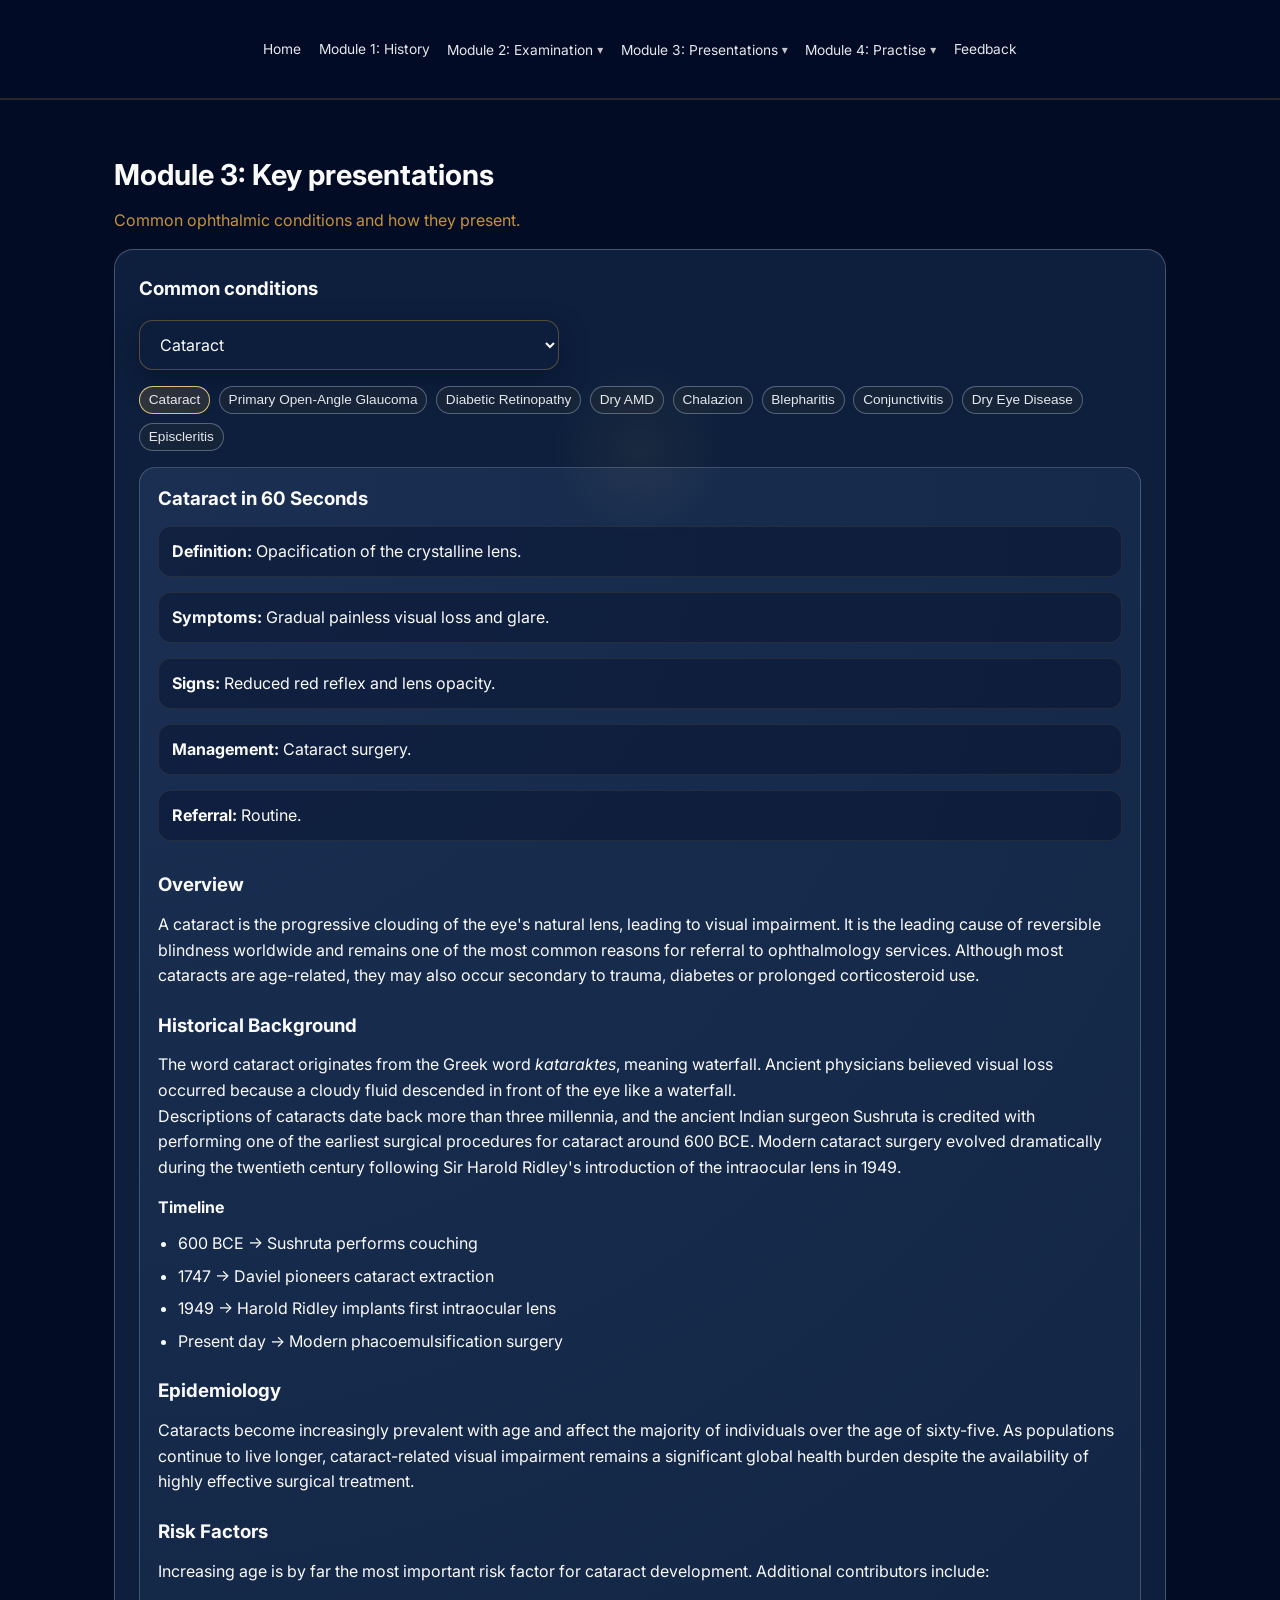
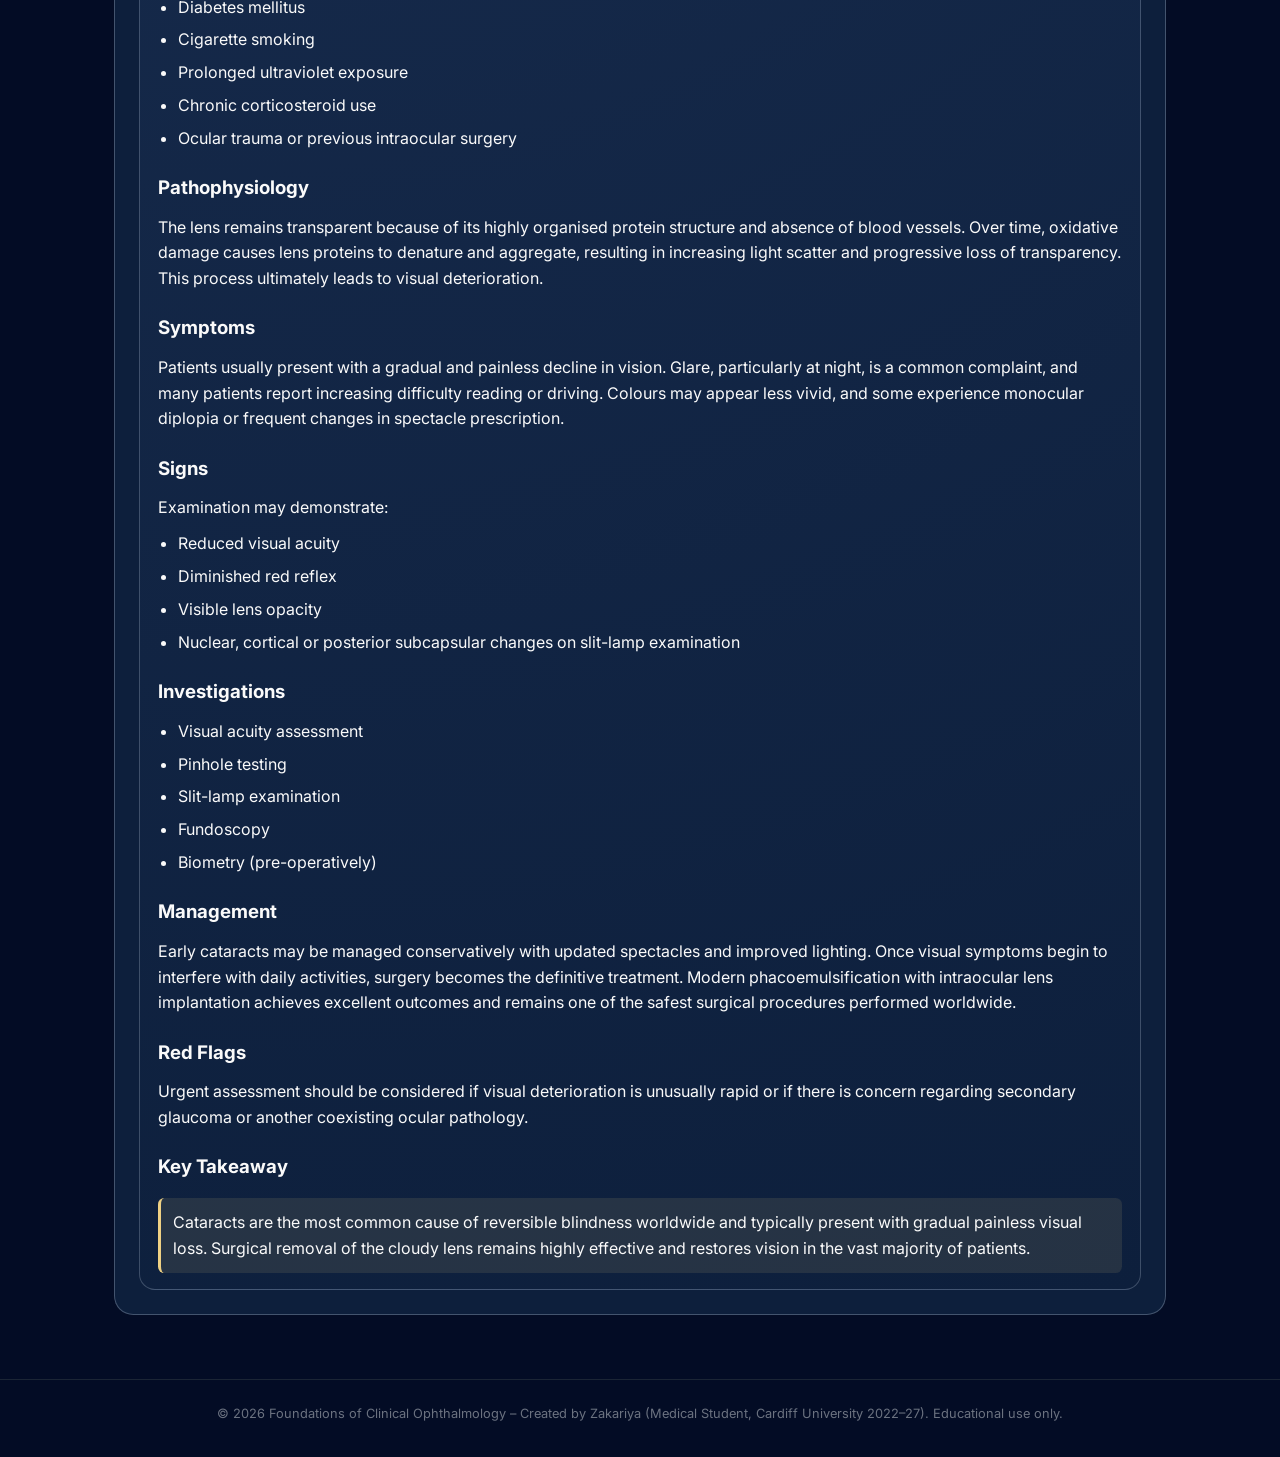
<file: module3.html>
<!DOCTYPE html>
<html lang="en">
<head>
  <meta charset="UTF-8" />
  <meta name="viewport" content="width=device-width, initial-scale=1.0" />
  <title>Module 3: Key Presentations</title>
  <link rel="stylesheet" href="style.css" />

  <!-- Google Font -->
  <link rel="preconnect" href="https://fonts.googleapis.com">
  <link rel="preconnect" href="https://fonts.gstatic.com" crossorigin>
  <link href="https://fonts.googleapis.com/css2?family=Inter:wght@300;400;600;700&family=Playfair+Display:wght@600;700&display=swap" rel="stylesheet">
</head>

<body data-progress-module="conditions">
  <!-- NAVIGATION -->
  <header class="top-nav">
    <a class="logo" href="index.html">
      <img src="Images/logo.png" alt="OphthoLearn Logo">
      <span class="logo-text">The Clinical Foundations of Ophthalmology</span>
    </a>
    <nav class="primary-nav" aria-label="Primary">
      <a class="nav-link" href="index.html">Home</a>
      <a class="nav-link" href="module1-history.html">Module 1: History</a>

      <div class="nav-item dropdown">
        <a class="nav-link" href="module2-exam.html">Module 2: Examination <span class="nav-caret">▾</span></a>
        <div class="dropdown-menu" role="menu">
          <a class="dropdown-link" href="module2-exam.html">How to conduct an ophthalmology examination</a>
          <a class="dropdown-link" href="module2-mock.html">Mock station</a>
          <a class="dropdown-link" href="module2-fundoscopy.html">How to use fundoscopy</a>
        </div>
      </div>

      <div class="nav-item dropdown">
        <a class="nav-link" href="module3-common.html">Module 3: Presentations <span class="nav-caret">▾</span></a>
        <div class="dropdown-menu" role="menu">
          <a class="dropdown-link" href="module3-common.html">Common conditions</a>
          <a class="dropdown-link" href="module3-emergency.html">Emergency conditions</a>
        </div>
      </div>

      <div class="nav-item dropdown dropdown-right">
        <a class="nav-link" href="module4-spot.html">Module 4: Practise <span class="nav-caret">▾</span></a>
        <div class="dropdown-menu" role="menu">
          <a class="dropdown-link" href="module4-spot.html">Spot diagnosis</a>
          <a class="dropdown-link" href="module4-sba.html">SBA questions</a>
        </div>
      </div>

      <a class="nav-link" href="feedback.html">Feedback</a>
    </nav>
  </header>

  <main>
    <section class="section" id="module3-common">
      <h2>Module 3: Key presentations</h2>
      <p class="section-intro">Common ophthalmic conditions and how they present.</p>

      <div class="module-viewer">
        <h3>Common conditions</h3>
        <div class="tabs" data-tabs>
          <div class="tablist" role="tablist" aria-label="Common conditions">
            <button class="tab-btn" type="button" role="tab" aria-selected="true" aria-controls="tab-common-cataract" id="tab-common-cataract-btn">Cataract</button>
            <button class="tab-btn" type="button" role="tab" aria-selected="false" aria-controls="tab-common-poag" id="tab-common-poag-btn">Primary Open-Angle Glaucoma</button>
            <button class="tab-btn" type="button" role="tab" aria-selected="false" aria-controls="tab-common-dr" id="tab-common-dr-btn">Diabetic Retinopathy</button>
            <button class="tab-btn" type="button" role="tab" aria-selected="false" aria-controls="tab-common-dryamd" id="tab-common-dryamd-btn">Dry AMD</button>
            <button class="tab-btn" type="button" role="tab" aria-selected="false" aria-controls="tab-common-chalazion" id="tab-common-chalazion-btn">Chalazion</button>
            <button class="tab-btn" type="button" role="tab" aria-selected="false" aria-controls="tab-common-blepharitis" id="tab-common-blepharitis-btn">Blepharitis</button>
            <button class="tab-btn" type="button" role="tab" aria-selected="false" aria-controls="tab-common-conj" id="tab-common-conj-btn">Conjunctivitis</button>
            <button class="tab-btn" type="button" role="tab" aria-selected="false" aria-controls="tab-common-ded" id="tab-common-ded-btn">Dry Eye Disease</button>
            <button class="tab-btn" type="button" role="tab" aria-selected="false" aria-controls="tab-common-episcleritis" id="tab-common-episcleritis-btn">Episcleritis</button>
          </div>

          <div class="tabpanels">
            <div class="tab-panel" role="tabpanel" id="tab-common-cataract" aria-labelledby="tab-common-cataract-btn">
              <h3>Cataract in 60 Seconds</h3>
              <ul style="list-style: none; padding: 0; margin-bottom: 1.2rem;">
                <li style="margin-bottom: 0.4rem;"><strong>Definition:</strong> Opacification of the crystalline lens.</li>
                <li style="margin-bottom: 0.4rem;"><strong>Symptoms:</strong> Gradual painless visual loss and glare.</li>
                <li style="margin-bottom: 0.4rem;"><strong>Signs:</strong> Reduced red reflex and lens opacity.</li>
                <li style="margin-bottom: 0.4rem;"><strong>Management:</strong> Cataract surgery.</li>
                <li><strong>Referral:</strong> Routine.</li>
              </ul>

              <h3 style="margin-top: 1.4rem;">Overview</h3>
              <p>A cataract is the progressive clouding of the eye's natural lens, leading to visual impairment. It is the leading cause of reversible blindness worldwide and remains one of the most common reasons for referral to ophthalmology services. Although most cataracts are age-related, they may also occur secondary to trauma, diabetes or prolonged corticosteroid use.</p>

              <h3>Historical Background</h3>
              <p>The word cataract originates from the Greek word <em>kataraktes</em>, meaning waterfall. Ancient physicians believed visual loss occurred because a cloudy fluid descended in front of the eye like a waterfall.</p>
              <p>Descriptions of cataracts date back more than three millennia, and the ancient Indian surgeon Sushruta is credited with performing one of the earliest surgical procedures for cataract around 600 BCE. Modern cataract surgery evolved dramatically during the twentieth century following Sir Harold Ridley's introduction of the intraocular lens in 1949.</p>

              <h4 style="margin-top: 0.9rem; margin-bottom: 0.6rem;">Timeline</h4>
              <ul style="margin-bottom: 1.2rem;">
                <li>600 BCE → Sushruta performs couching</li>
                <li>1747 → Daviel pioneers cataract extraction</li>
                <li>1949 → Harold Ridley implants first intraocular lens</li>
                <li>Present day → Modern phacoemulsification surgery</li>
              </ul>

              <h3>Epidemiology</h3>
              <p>Cataracts become increasingly prevalent with age and affect the majority of individuals over the age of sixty-five. As populations continue to live longer, cataract-related visual impairment remains a significant global health burden despite the availability of highly effective surgical treatment.</p>

              <h3>Risk Factors</h3>
              <p>Increasing age is by far the most important risk factor for cataract development. Additional contributors include:</p>
              <ul style="margin-bottom: 1.2rem;">
                <li>Diabetes mellitus</li>
                <li>Cigarette smoking</li>
                <li>Prolonged ultraviolet exposure</li>
                <li>Chronic corticosteroid use</li>
                <li>Ocular trauma or previous intraocular surgery</li>
              </ul>

              <h3>Pathophysiology</h3>
              <p>The lens remains transparent because of its highly organised protein structure and absence of blood vessels. Over time, oxidative damage causes lens proteins to denature and aggregate, resulting in increasing light scatter and progressive loss of transparency. This process ultimately leads to visual deterioration.</p>

              <h3>Symptoms</h3>
              <p>Patients usually present with a gradual and painless decline in vision. Glare, particularly at night, is a common complaint, and many patients report increasing difficulty reading or driving. Colours may appear less vivid, and some experience monocular diplopia or frequent changes in spectacle prescription.</p>

              <h3>Signs</h3>
              <p>Examination may demonstrate:</p>
              <ul style="margin-bottom: 1.2rem;">
                <li>Reduced visual acuity</li>
                <li>Diminished red reflex</li>
                <li>Visible lens opacity</li>
                <li>Nuclear, cortical or posterior subcapsular changes on slit-lamp examination</li>
              </ul>

              <h3>Investigations</h3>
              <ul style="margin-bottom: 1.2rem;">
                <li>Visual acuity assessment</li>
                <li>Pinhole testing</li>
                <li>Slit-lamp examination</li>
                <li>Fundoscopy</li>
                <li>Biometry (pre-operatively)</li>
              </ul>

              <h3>Management</h3>
              <p>Early cataracts may be managed conservatively with updated spectacles and improved lighting. Once visual symptoms begin to interfere with daily activities, surgery becomes the definitive treatment. Modern phacoemulsification with intraocular lens implantation achieves excellent outcomes and remains one of the safest surgical procedures performed worldwide.</p>

              <h3>Red Flags</h3>
              <p>Urgent assessment should be considered if visual deterioration is unusually rapid or if there is concern regarding secondary glaucoma or another coexisting ocular pathology.</p>

              <h3>Key Takeaway</h3>
              <p style="background: rgba(var(--accent-soft-rgb), 0.1); border-left: 3px solid var(--accent-soft); padding: 0.75rem; border-radius: 0.4rem; margin-top: 1rem;">Cataracts are the most common cause of reversible blindness worldwide and typically present with gradual painless visual loss. Surgical removal of the cloudy lens remains highly effective and restores vision in the vast majority of patients.</p>
            </div>
            <div class="tab-panel" role="tabpanel" id="tab-common-poag" aria-labelledby="tab-common-poag-btn" hidden>
              <h3>Open-Angle Glaucoma in 60 Seconds</h3>
              <ul style="list-style: none; padding: 0; margin-bottom: 1.2rem;">
                <li style="margin-bottom: 0.4rem;"><strong>Definition:</strong> A chronic progressive optic neuropathy characterised by optic nerve damage and visual field loss, often associated with raised intraocular pressure.</li>
                <li style="margin-bottom: 0.4rem;"><strong>Symptoms:</strong> Usually asymptomatic until advanced disease.</li>
                <li style="margin-bottom: 0.4rem;"><strong>Signs:</strong> Optic disc cupping, retinal nerve fibre layer loss, visual field defects.</li>
                <li style="margin-bottom: 0.4rem;"><strong>Management:</strong> Intraocular pressure reduction with drops, laser treatment, or surgery.</li>
                <li><strong>Referral:</strong> Routine but prompt ophthalmology referral.</li>
              </ul>

              <h3 style="margin-top: 1.4rem;">Overview</h3>
              <p>Primary open-angle glaucoma (POAG) is a chronic, progressive disease of the optic nerve that results in irreversible visual field loss if left untreated. It is one of the leading causes of blindness worldwide and is particularly dangerous because patients often remain asymptomatic until significant optic nerve damage has already occurred.</p>
              <p>Unlike acute angle-closure glaucoma, POAG develops slowly over many years and does not cause pain or redness. Early detection through routine eye examinations is therefore essential.</p>

              <h3>Historical Background</h3>
              <p>The term glaucoma originates from the Greek word <em>glaukos</em>, meaning bluish-green, referring to the appearance of eyes affected by advanced disease.</p>
              <p>Although glaucoma was recognised by ancient physicians, the condition remained poorly understood for centuries. A major breakthrough occurred in 1851 when Hermann von Helmholtz invented the ophthalmoscope, allowing clinicians to directly visualise the optic nerve for the first time. This transformed glaucoma from a disease diagnosed purely by symptoms into one that could be recognised through characteristic structural changes.</p>
              <p>The development of tonometry, visual field testing and optical coherence tomography (OCT) has further revolutionised diagnosis and monitoring.</p>

              <h4 style="margin-top: 0.9rem; margin-bottom: 0.6rem;">Timeline</h4>
              <ul style="margin-bottom: 1.2rem;">
                <li>1851 → Helmholtz invents the ophthalmoscope</li>
                <li>1884 → Early tonometers introduced</li>
                <li>1970s → Modern pressure-lowering eye drops developed</li>
                <li>1990s → Widespread use of automated visual field testing</li>
                <li>2000s → OCT transforms glaucoma monitoring</li>
                <li>Present day → Laser and minimally invasive glaucoma surgery</li>
              </ul>

              <h3>Epidemiology</h3>
              <p>Glaucoma is the leading cause of irreversible blindness worldwide and affects millions of people globally. The prevalence increases significantly with age and is particularly high among individuals of Afro-Caribbean ancestry. Because early disease is often asymptomatic, many patients remain undiagnosed until advanced visual field loss has occurred.</p>
              <p>As populations continue to age, glaucoma is expected to become an increasingly important public health challenge.</p>

              <h3>Risk Factors</h3>
              <p>Age is the most significant risk factor for developing POAG, with incidence increasing steadily after the age of forty. A positive family history is particularly important, as first-degree relatives have a substantially increased risk compared with the general population.</p>
              <p>Other recognised risk factors include elevated intraocular pressure, Afro-Caribbean ethnicity, myopia, diabetes mellitus, thin central corneas and prolonged corticosteroid use.</p>

              <h3>Pathophysiology</h3>
              <p>Aqueous humour is continuously produced by the ciliary body and normally drains through the trabecular meshwork into Schlemm's canal. In POAG, the anterior chamber angle remains anatomically open, but resistance to aqueous outflow gradually increases.</p>
              <p>As drainage becomes less efficient, intraocular pressure may rise, placing stress on retinal ganglion cells and the optic nerve head. Progressive loss of these cells results in characteristic optic disc cupping and irreversible visual field defects.</p>
              <p>Importantly, some patients develop glaucoma despite having normal intraocular pressures, highlighting that factors such as vascular compromise and optic nerve susceptibility also play a role.</p>

              <h3>Symptoms</h3>
              <p>Most patients with early POAG have no symptoms whatsoever. Central vision is usually preserved until very late in the disease process, meaning patients may remain unaware of progressive visual loss.</p>
              <p>As glaucoma advances, patients may begin to notice difficulty navigating unfamiliar environments, bumping into objects, missing steps on staircases, or difficulty driving. In severe disease, progressive peripheral field loss results in the classic appearance of tunnel vision.</p>

              <h3>Signs</h3>
              <p>Examination may reveal:</p>
              <ul style="margin-bottom: 1.2rem;">
                <li>Raised intraocular pressure</li>
                <li>Increased cup-to-disc ratio</li>
                <li>Thinning of the neuroretinal rim</li>
                <li>Retinal nerve fibre layer defects</li>
                <li>Visual field loss</li>
                <li>Optic disc asymmetry between eyes</li>
              </ul>

              <h3>Investigations</h3>
              <p>Diagnosis relies on a combination of structural and functional assessment:</p>
              <ul style="margin-bottom: 1.2rem;">
                <li>Visual acuity testing</li>
                <li>Intraocular pressure measurement (tonometry)</li>
                <li>Gonioscopy</li>
                <li>Dilated fundoscopy</li>
                <li>Automated visual field testing</li>
                <li>Optical coherence tomography (OCT)</li>
              </ul>
              <p><em>No single investigation confirms glaucoma; diagnosis is based on the overall clinical picture.</em></p>

              <h3>Management</h3>
              <p>The primary aim of treatment is to reduce intraocular pressure and slow progression of optic nerve damage.</p>
              <p>First-line treatment typically involves prostaglandin analogue eye drops, which increase aqueous humour outflow. Additional medications such as beta-blockers, carbonic anhydrase inhibitors and alpha agonists may be added when required.</p>
              <p>Laser trabeculoplasty is increasingly used as an early treatment option and may reduce the need for long-term medication. Surgical intervention, including trabeculectomy or glaucoma drainage devices, is reserved for patients with progressive disease despite maximal medical therapy.</p>
              <p>Although treatment cannot restore lost vision, it can significantly reduce the risk of further deterioration.</p>

              <h3>Complications</h3>
              <p>If left untreated, POAG leads to progressive and irreversible visual field loss. As disease advances, patients may experience severe constriction of peripheral vision and ultimately complete blindness.</p>
              <p>The psychosocial impact can be substantial, affecting driving eligibility, independence and quality of life.</p>

              <h3 style="background: rgba(255, 100, 100, 0.1); padding: 0.75rem; border-radius: 0.4rem; margin-top: 1rem;">Red Flags / Referral Guidance</h3>
              <p>Urgent ophthalmology assessment should be arranged if glaucoma is suspected in a patient with rapidly worsening vision or markedly elevated intraocular pressure.</p>
              <p>Individuals with a strong family history of glaucoma should be encouraged to undergo regular optometric screening, even if asymptomatic.</p>

              <h3 style="background: rgba(var(--accent-soft-rgb), 0.1); padding: 0.75rem; border-radius: 0.4rem; margin-top: 1rem;">Clinical Pearl</h3>
              <p>Patients often retain excellent central visual acuity despite significant peripheral visual field loss. A normal visual acuity test does not exclude glaucoma.</p>

              <h3 style="background: rgba(34, 211, 238, 0.1); padding: 0.75rem; border-radius: 0.4rem; margin-top: 1rem;">OSCE Tip</h3>
              <p>When examining the optic disc, always comment on the cup-to-disc ratio. A ratio greater than 0.6 or significant asymmetry between the two eyes should raise suspicion for glaucoma.</p>

              <h3 style="background: rgba(var(--accent-soft-rgb), 0.1); border-left: 3px solid var(--accent-soft); padding: 0.75rem; border-radius: 0.4rem; margin-top: 1rem;">Key Takeaway</h3>
              <p>Primary open-angle glaucoma is a chronic, progressive optic neuropathy and one of the leading causes of irreversible blindness worldwide. Because early disease is usually asymptomatic, regular eye examinations and prompt treatment are crucial in preventing permanent visual loss.</p>
            </div>
            <div class="tab-panel" role="tabpanel" id="tab-common-dr" aria-labelledby="tab-common-dr-btn" hidden>
              <h3>Diabetic Retinopathy in 60 Seconds</h3>
              <ul style="list-style: none; padding: 0; margin-bottom: 1.2rem;">
                <li style="margin-bottom: 0.4rem;"><strong>Definition:</strong> A microvascular complication of diabetes mellitus that damages the retinal blood vessels and can lead to visual impairment and blindness.</li>
                <li style="margin-bottom: 0.4rem;"><strong>Symptoms:</strong> Often asymptomatic initially, later causing blurred vision, floaters and visual loss.</li>
                <li style="margin-bottom: 0.4rem;"><strong>Signs:</strong> Microaneurysms, haemorrhages, exudates, cotton wool spots and neovascularisation.</li>
                <li style="margin-bottom: 0.4rem;"><strong>Management:</strong> Optimisation of diabetic control, retinal laser treatment, anti-VEGF injections and vitrectomy when indicated.</li>
                <li><strong>Referral:</strong> Routine screening for all diabetic patients, urgent ophthalmology review for proliferative disease or sudden visual deterioration.</li>
              </ul>

              <h3 style="margin-top: 1.4rem;">Overview</h3>
              <p>Diabetic retinopathy (DR) is one of the most important complications of diabetes mellitus and remains a leading cause of preventable blindness in working-age adults worldwide. Chronic hyperglycaemia damages the retinal microvasculature, leading to vascular leakage, retinal ischaemia and, in advanced cases, the development of abnormal new blood vessels.</p>
              <p>The disease often develops silently over many years. Consequently, significant retinal pathology may be present before patients become aware of any visual symptoms. This makes regular diabetic eye screening essential for early detection and intervention.</p>

              <h3>History of the Disease</h3>
              <p>Prior to the discovery of insulin in 1921, many patients with diabetes died before long-term complications could develop. As survival improved throughout the twentieth century, clinicians increasingly recognised characteristic retinal changes associated with diabetes.</p>
              <p>The development of retinal photography and fluorescein angiography revolutionised understanding of diabetic retinal disease. Landmark studies in the 1970s demonstrated that laser photocoagulation significantly reduced rates of severe visual loss. More recently, anti-VEGF therapy has transformed the management of diabetic macular oedema and proliferative diabetic retinopathy.</p>

              <h4 style="margin-top: 0.9rem; margin-bottom: 0.6rem;">Timeline</h4>
              <ul style="margin-bottom: 1.2rem;">
                <li>1921 – Discovery of insulin</li>
                <li>1960s – Fluorescein angiography introduced</li>
                <li>1970s – Diabetic Retinopathy Study establishes laser treatment</li>
                <li>1980s – Large-scale diabetic screening programmes begin</li>
                <li>2000s – Anti-VEGF therapy introduced</li>
                <li>Present Day – National diabetic eye screening programmes and advanced retinal imaging</li>
              </ul>

              <h3>Epidemiology</h3>
              <p>Diabetic retinopathy affects approximately one-third of individuals living with diabetes and remains one of the commonest causes of visual impairment among working-age adults. The prevalence increases with the duration of diabetes and is particularly common among individuals with poor glycaemic control.</p>
              <p>As rates of diabetes continue to rise globally, diabetic retinopathy is expected to become an increasingly significant public health challenge.</p>

              <h3>Risk Factors</h3>
              <p>The duration of diabetes is the strongest predictor of diabetic retinopathy. Patients with longstanding diabetes are substantially more likely to develop retinal complications than those with newly diagnosed disease.</p>
              <p>Poor glycaemic control, hypertension and hyperlipidaemia all accelerate disease progression. Additional risk factors include smoking, pregnancy, obesity and diabetic nephropathy. Optimising these factors can significantly reduce the risk of visual loss.</p>

              <h3>Pathophysiology</h3>
              <p>Chronic hyperglycaemia damages retinal capillary endothelial cells and supporting pericytes. This results in increased vascular permeability and progressive closure of small retinal vessels.</p>
              <p>As retinal perfusion becomes impaired, areas of ischaemia develop. The retina responds by releasing vascular endothelial growth factor (VEGF), which stimulates the formation of new blood vessels. Unfortunately, these vessels are fragile and prone to bleeding.</p>
              <p>Disease progression therefore reflects two key processes: retinal vascular leakage and retinal ischaemia.</p>

              <h3>Classification</h3>
              <p>Diabetic retinopathy is broadly divided into non-proliferative diabetic retinopathy (NPDR) and proliferative diabetic retinopathy (PDR).</p>
              <p><strong>Non-proliferative disease</strong> represents the earlier stages of retinal damage and is characterised by microvascular abnormalities and vascular leakage.</p>
              <p><strong>Proliferative diabetic retinopathy</strong> represents advanced disease and is defined by the presence of retinal neovascularisation. These abnormal blood vessels can cause vitreous haemorrhage and tractional retinal detachment.</p>
              <p>Diabetic macular oedema may occur at any stage and is a major cause of visual impairment.</p>

              <h3>Symptoms</h3>
              <p>Early diabetic retinopathy is frequently asymptomatic. This is why many patients are diagnosed through routine diabetic eye screening rather than because of visual complaints.</p>
              <p>As the disease progresses, patients may develop blurred vision, difficulty reading and fluctuating visual acuity. Floaters may occur due to vitreous haemorrhage. In severe cases, sudden visual loss may result from retinal detachment or extensive bleeding into the vitreous cavity.</p>

              <h3>Signs</h3>
              <p>Examination may reveal:</p>
              <ul style="list-style: none; padding: 0; margin-bottom: 1.2rem;">
                <li>Microaneurysms</li>
                <li>Dot-blot haemorrhages</li>
                <li>Hard exudates</li>
                <li>Cotton wool spots</li>
                <li>Venous beading</li>
                <li>Intraretinal microvascular abnormalities (IRMAs)</li>
                <li>Neovascularisation</li>
                <li>Vitreous haemorrhage</li>
              </ul>

              <h3>Investigations</h3>
              <p>Assessment typically begins with visual acuity testing and dilated fundoscopy.</p>
              <p>Modern retinal assessment relies heavily on retinal imaging, particularly optical coherence tomography (OCT), which is invaluable for detecting diabetic macular oedema.</p>
              <p>Additional investigations may include:</p>
              <ul style="list-style: none; padding: 0; margin-bottom: 1.2rem;">
                <li>Visual acuity testing</li>
                <li>Fundus photography</li>
                <li>Optical coherence tomography (OCT)</li>
                <li>Fluorescein angiography</li>
              </ul>
              <p>These investigations help determine disease severity and guide treatment decisions.</p>

              <h3>Management</h3>
              <p>Management requires both ophthalmic treatment and optimisation of systemic diabetic control. Good glycaemic control remains one of the most effective methods of reducing disease progression.</p>
              <p>Patients with sight-threatening disease may require retinal laser treatment, particularly pan-retinal photocoagulation for proliferative diabetic retinopathy. Anti-VEGF injections are commonly used to treat diabetic macular oedema and many cases of proliferative disease.</p>
              <p>Vitrectomy surgery may be required for persistent vitreous haemorrhage or tractional retinal detachment.</p>

              <h3>Complications</h3>
              <p>Untreated diabetic retinopathy can result in significant visual morbidity. Diabetic macular oedema remains one of the most common causes of visual loss in diabetic patients.</p>
              <p>Advanced proliferative disease may lead to vitreous haemorrhage, tractional retinal detachment and neovascular glaucoma. These complications can result in severe and potentially irreversible visual impairment.</p>

              <h3 style="background: rgba(255, 100, 100, 0.1); padding: 0.75rem; border-radius: 0.4rem; margin-top: 1.2rem;">Red Flags &amp; Referral Guidance</h3>
              <p>Urgent ophthalmology review is required for:</p>
              <ul style="list-style: none; padding: 0; margin-bottom: 1.2rem;">
                <li>Sudden visual loss</li>
                <li>New floaters associated with visual deterioration</li>
                <li>Vitreous haemorrhage</li>
                <li>Proliferative diabetic retinopathy</li>
                <li>Significant diabetic macular oedema</li>
              </ul>
              <p>Any diabetic patient experiencing a sudden change in vision should be assessed promptly.</p>

              <h3 style="background: rgba(var(--accent-soft-rgb), 0.1); border-left: 3px solid var(--accent-soft); padding: 0.75rem; border-radius: 0.4rem; margin-top: 1.2rem;">Clinical Pearl</h3>
              <p>The most important symptom of diabetic retinopathy is often no symptom at all. Significant retinal disease may be present despite apparently normal vision, highlighting the importance of regular screening.</p>

              <h3 style="background: rgba(var(--accent-soft-rgb), 0.1); border-left: 3px solid var(--accent-soft); padding: 0.75rem; border-radius: 0.4rem; margin-top: 1.2rem;">OSCE Tip</h3>
              <p>When assessing a patient with diabetes, always ask about the duration of disease, most recent HbA1c and attendance at diabetic eye screening appointments. These questions demonstrate an understanding of both systemic and ophthalmic risk factors.</p>

              <h3 style="background: rgba(var(--accent-soft-rgb), 0.1); border-left: 3px solid var(--accent-soft); padding: 0.75rem; border-radius: 0.4rem; margin-top: 1.2rem;">Key Takeaway</h3>
              <p>Diabetic retinopathy is a common microvascular complication of diabetes and a leading cause of preventable blindness. Early disease is often asymptomatic, making routine diabetic eye screening essential. Timely intervention and good systemic diabetic control can prevent the majority of severe visual complications.</p>
            </div>
            <div class="tab-panel" role="tabpanel" id="tab-common-dryamd" aria-labelledby="tab-common-dryamd-btn" hidden>
              <h3>Age-Related Macular Degeneration in 60 Seconds</h3>
              <ul style="list-style: none; padding: 0; margin-bottom: 1.2rem;">
                <li style="margin-bottom: 0.4rem;"><strong>Definition:</strong> A degenerative disorder affecting the macula, resulting in progressive loss of central vision.</li>
                <li style="margin-bottom: 0.4rem;"><strong>Symptoms:</strong> Distorted vision, difficulty reading and recognising faces, and progressive central visual loss.</li>
                <li style="margin-bottom: 0.4rem;"><strong>Signs:</strong> Drusen, retinal pigment epithelial changes and, in advanced disease, retinal atrophy or choroidal neovascularisation.</li>
                <li style="margin-bottom: 0.4rem;"><strong>Management:</strong> Lifestyle modification, monitoring and anti-VEGF therapy for wet AMD.</li>
                <li><strong>Referral:</strong> Routine for dry AMD and urgent for suspected wet AMD.</li>
              </ul>

              <h3 style="margin-top: 1.4rem;">Overview</h3>
              <p>Age-related macular degeneration (AMD) is a chronic retinal disorder affecting the macula, the region responsible for central high-resolution vision. It is the leading cause of severe visual impairment in older adults throughout the developed world. Although AMD can significantly impact activities such as reading, driving and recognising faces, peripheral vision is usually preserved, meaning complete blindness is uncommon.</p>
              <p>AMD is broadly divided into two forms. Dry AMD develops gradually over many years and accounts for the majority of cases. Wet AMD is less common but responsible for most cases of severe vision loss because abnormal blood vessels grow beneath the retina and damage the macula.</p>

              <h3>History of the Disease</h3>
              <p>The first descriptions of age-related changes affecting the macula emerged during the nineteenth century following the invention of the ophthalmoscope by Hermann von Helmholtz. As retinal imaging techniques improved, clinicians recognised the importance of drusen, the characteristic yellow deposits associated with AMD.</p>
              <p>For much of the twentieth century, treatment options were limited and progression often resulted in irreversible visual loss. The introduction of anti-VEGF therapy in the early 2000s transformed outcomes for patients with wet AMD, converting a previously devastating diagnosis into a condition that can often be stabilised for many years.</p>

              <h4 style="margin-top: 0.9rem; margin-bottom: 0.6rem;">Timeline</h4>
              <ul style="margin-bottom: 1.2rem;">
                <li>1851 – Helmholtz invents the ophthalmoscope</li>
                <li>Late 1800s – AMD recognised as a distinct retinal disease</li>
                <li>1970s – Fluorescein angiography improves diagnosis</li>
                <li>2000s – Anti-VEGF therapy introduced</li>
                <li>Present Day – Effective treatment available for wet AMD</li>
              </ul>

              <h3>Epidemiology</h3>
              <p>AMD is the most common cause of severe visual impairment among older adults in developed countries. The condition becomes increasingly prevalent with advancing age and is most commonly diagnosed in individuals over the age of sixty. As life expectancy continues to rise, AMD is expected to place an even greater burden on healthcare systems worldwide.</p>

              <h3>Risk Factors</h3>
              <p>Increasing age is the strongest risk factor for AMD. Smoking is the most significant modifiable risk factor and substantially increases both the likelihood of developing the disease and the rate at which it progresses. Additional risk factors include a positive family history, hypertension, obesity and cardiovascular disease. Long-term exposure to ultraviolet light has also been implicated in disease development.</p>

              <h3>Pathophysiology</h3>
              <p>The macula is responsible for detailed central vision. In AMD, degeneration occurs within the retinal pigment epithelium, Bruch's membrane and the overlying photoreceptors. This results in the accumulation of extracellular deposits known as drusen and progressive dysfunction of retinal cells.</p>
              <p>In some patients, retinal damage stimulates the growth of abnormal blood vessels beneath the macula. These vessels are fragile and prone to leakage, leading to haemorrhage, scarring and rapid central visual deterioration.</p>

              <h3>Classification</h3>
              <p>AMD is broadly classified into dry AMD and wet AMD.</p>
              <p><strong>Dry AMD</strong> accounts for approximately 85–90% of cases and is characterised by drusen formation and progressive atrophy of retinal tissues. Visual deterioration tends to occur gradually over many years.</p>
              <p><strong>Wet AMD</strong> accounts for only 10–15% of cases but causes the majority of severe visual loss. It occurs when abnormal blood vessels develop beneath the retina and leak fluid or blood into the macula.</p>

              <h3>Clinical Forms</h3>
              <h4 style="margin-top: 0.9rem; margin-bottom: 0.6rem;">Dry AMD</h4>
              <p>Dry AMD typically presents with a gradual decline in central vision. Patients often notice increasing difficulty reading, requiring brighter illumination, or struggling to recognise faces. Colours may appear less vivid and fine detail becomes progressively harder to appreciate.</p>
              <p>Fundoscopic examination commonly reveals drusen and areas of retinal pigment epithelial disturbance. In advanced disease, geographic atrophy may develop, causing significant central visual impairment.</p>
              <p>At present there is no curative treatment for dry AMD. Management focuses on reducing modifiable risk factors, particularly smoking cessation, optimising cardiovascular health and monitoring for progression to wet AMD.</p>

              <h4 style="margin-top: 0.9rem; margin-bottom: 0.6rem;">Wet AMD</h4>
              <p>Wet AMD develops when abnormal choroidal blood vessels grow beneath the retina. These vessels are fragile and prone to leakage, resulting in rapid distortion and damage to the macula.</p>
              <p>Patients frequently describe straight lines appearing bent or wavy, a phenomenon known as metamorphopsia. Reading may suddenly become more difficult and a dark patch may develop in the centre of vision. Symptoms often progress over days to weeks rather than months or years.</p>
              <p>Early recognition is crucial because prompt treatment can preserve vision and significantly improve long-term outcomes.</p>

              <h3>Symptoms</h3>
              <p>The symptoms of AMD primarily reflect dysfunction of central vision. Patients commonly report increasing difficulty reading, recognising faces and performing visually demanding tasks. Vision may become blurred or distorted, and colours can appear less vibrant.</p>
              <p>Individuals with wet AMD often notice a more sudden deterioration in vision. Metamorphopsia is particularly characteristic and should always raise suspicion for neovascular disease.</p>
              <p>Importantly, peripheral vision is generally preserved, distinguishing AMD from conditions that cause widespread retinal damage.</p>

              <h3>Signs</h3>
              <p>Examination may reveal:</p>
              <ul style="list-style: none; padding: 0; margin-bottom: 1.2rem;">
                <li>Drusen</li>
                <li>Retinal pigment epithelial changes</li>
                <li>Geographic atrophy</li>
                <li>Macular haemorrhage</li>
                <li>Subretinal fluid</li>
                <li>Choroidal neovascularisation</li>
              </ul>

              <h3>Investigations</h3>
              <p>Assessment of AMD typically begins with visual acuity testing and dilated fundoscopy. Modern diagnosis and monitoring rely heavily on optical coherence tomography (OCT), which provides detailed cross-sectional imaging of retinal structures.</p>
              <p>Additional investigations may include:</p>
              <ul style="list-style: none; padding: 0; margin-bottom: 1.2rem;">
                <li>Visual acuity testing</li>
                <li>Fundoscopy</li>
                <li>Optical coherence tomography (OCT)</li>
                <li>Fundus photography</li>
                <li>Fluorescein angiography</li>
              </ul>
              <p>OCT remains the cornerstone of diagnosis and follow-up.</p>

              <h3>Management</h3>
              <p>Management depends upon the subtype of AMD.</p>
              <p>For dry AMD, treatment focuses on lifestyle modification and slowing progression. Smoking cessation is particularly important, as smoking is the most significant modifiable risk factor. Patients are often advised to monitor their vision using an Amsler grid and seek urgent assessment if new distortion develops.</p>
              <p>For wet AMD, intravitreal anti-VEGF therapy represents the mainstay of treatment. Agents such as ranibizumab, aflibercept and faricimab suppress abnormal vessel growth and reduce fluid leakage. Outcomes are significantly better when treatment is initiated early.</p>
              <p>Low-vision services can provide substantial support for patients with advanced disease.</p>

              <h3>Complications</h3>
              <p>AMD can significantly impair quality of life by affecting reading, driving, facial recognition and independence. Advanced disease may result in severe central visual loss despite preservation of peripheral vision.</p>
              <p>Some patients experience Charles Bonnet syndrome, in which visual hallucinations occur secondary to visual impairment. Although often alarming, these hallucinations do not indicate psychiatric disease or cognitive decline.</p>

              <h3 style="background: rgba(255, 100, 100, 0.1); padding: 0.75rem; border-radius: 0.4rem; margin-top: 1.2rem;">Red Flags &amp; Referral Guidance</h3>
              <p>Urgent ophthalmology referral is required if a patient develops:</p>
              <ul style="list-style: none; padding: 0; margin-bottom: 1.2rem;">
                <li>New visual distortion</li>
                <li>Sudden central visual loss</li>
                <li>A new central scotoma</li>
                <li>Symptoms suggestive of wet AMD</li>
              </ul>
              <p>Any patient describing straight lines appearing bent or wavy should be assessed urgently.</p>

              <h3 style="background: rgba(var(--accent-soft-rgb), 0.1); border-left: 3px solid var(--accent-soft); padding: 0.75rem; border-radius: 0.4rem; margin-top: 1.2rem;">Clinical Pearl</h3>
              <p>A patient who can navigate around a room but struggles to recognise faces is likely experiencing central visual dysfunction. AMD should always be considered in this scenario.</p>

              <h3 style="background: rgba(var(--accent-soft-rgb), 0.1); border-left: 3px solid var(--accent-soft); padding: 0.75rem; border-radius: 0.4rem; margin-top: 1.2rem;">OSCE Tip</h3>
              <p>When assessing visual loss in an older patient, always ask whether straight lines appear distorted and whether reading has become more difficult. Mentioning the Amsler grid demonstrates a strong understanding of AMD assessment and monitoring.</p>

              <h3 style="background: rgba(var(--accent-soft-rgb), 0.1); border-left: 3px solid var(--accent-soft); padding: 0.75rem; border-radius: 0.4rem; margin-top: 1.2rem;">Key Takeaway</h3>
              <p>Age-related macular degeneration is the leading cause of severe visual impairment in older adults in developed countries. Dry AMD causes gradual central visual decline, whereas wet AMD can result in rapid visual loss due to choroidal neovascularisation. Early recognition and prompt treatment of wet AMD are essential for preserving vision.</p>
            </div>
            <div class="tab-panel" role="tabpanel" id="tab-common-chalazion" aria-labelledby="tab-common-chalazion-btn" hidden>
              <h3>Chalazion in 60 Seconds</h3>
              <ul style="list-style: none; padding: 0; margin-bottom: 1.2rem;">
                <li style="margin-bottom: 0.4rem;"><strong>Definition:</strong> A chronic lipogranulomatous inflammation of a meibomian gland caused by blockage of its duct.</li>
                <li style="margin-bottom: 0.4rem;"><strong>Symptoms:</strong> Painless eyelid lump.</li>
                <li style="margin-bottom: 0.4rem;"><strong>Signs:</strong> Firm, non-tender eyelid nodule.</li>
                <li style="margin-bottom: 0.4rem;"><strong>Management:</strong> Warm compresses, lid massage and occasionally incision and curettage.</li>
                <li><strong>Referral:</strong> Routine referral if persistent or recurrent.</li>
              </ul>

              <h3 style="margin-top: 1.4rem;">Overview</h3>
              <p>A chalazion is one of the most common eyelid conditions encountered in both primary care and ophthalmology clinics. It develops when a meibomian gland becomes obstructed, leading to retention of secretions and a chronic inflammatory response within the eyelid.</p>
              <p>Unlike a stye (hordeolum), a chalazion is usually painless and develops gradually over several weeks. Although benign, large lesions may become cosmetically troublesome or interfere with vision.</p>

              <h3>History of the Disease</h3>
              <p>The term chalazion derives from the Greek word chalaza, meaning "small lump." Historically, chalazia were often confused with infective eyelid lesions until advances in eyelid anatomy clarified their origin within the meibomian glands.</p>
              <p>Modern management remains largely conservative, with surgery reserved for persistent lesions.</p>

              <h4 style="margin-top: 0.9rem; margin-bottom: 0.6rem;">Timeline</h4>
              <ul style="margin-bottom: 1.2rem;">
                <li>1800s – Meibomian gland anatomy better understood</li>
                <li>Early 1900s – Surgical curettage becomes established</li>
                <li>Present Day – Conservative management remains first-line</li>
              </ul>

              <h3>Epidemiology</h3>
              <p>Chalazia are extremely common and may occur at any age. They are particularly associated with chronic blepharitis, rosacea and meibomian gland dysfunction.</p>
              <p>Recurrence is not uncommon, especially in patients with underlying eyelid disease.</p>

              <h3>Risk Factors</h3>
              <p>The strongest risk factors include blepharitis, rosacea and meibomian gland dysfunction. Individuals with oily skin and chronic eyelid inflammation are particularly susceptible.</p>

              <h3>Pathophysiology</h3>
              <p>Obstruction of a meibomian gland prevents normal drainage of lipid secretions. Accumulated material triggers a chronic granulomatous inflammatory response, producing a firm nodular swelling within the eyelid.</p>

              <h3>Symptoms</h3>
              <p>Patients typically notice a slowly enlarging eyelid lump that is painless. Occasionally, larger chalazia cause mild discomfort, blurred vision or pressure against the cornea.</p>

              <h3>Signs</h3>
              <p>Examination may reveal:</p>
              <ul style="list-style: none; padding: 0; margin-bottom: 1.2rem;">
                <li>Firm eyelid nodule</li>
                <li>Non-tender swelling</li>
                <li>Normal overlying skin</li>
                <li>Localised eyelid thickening</li>
              </ul>

              <h3>Investigations</h3>
              <p>Diagnosis is usually clinical.</p>
              <p>Persistent or recurrent lesions may require further assessment to exclude sebaceous gland carcinoma.</p>

              <h3>Management</h3>
              <p>Most chalazia resolve with conservative treatment. Warm compresses applied several times daily help liquefy retained secretions and improve drainage. Lid massage may also be beneficial.</p>
              <p>Persistent lesions may require incision and curettage or intralesional steroid injection.</p>

              <h3>Complications</h3>
              <p>Large chalazia can induce astigmatism by pressing against the cornea. Recurrent lesions should raise suspicion for underlying eyelid pathology.</p>

              <h3 style="background: rgba(255, 100, 100, 0.1); padding: 0.75rem; border-radius: 0.4rem; margin-top: 1.2rem;">Red Flags &amp; Referral Guidance</h3>
              <p>Referral should be considered for:</p>
              <ul style="list-style: none; padding: 0; margin-bottom: 1.2rem;">
                <li>Persistent chalazion</li>
                <li>Recurrent chalazion in the same location</li>
                <li>Lash loss</li>
                <li>Ulceration</li>
                <li>Suspicion of malignancy</li>
              </ul>

              <h3 style="background: rgba(var(--accent-soft-rgb), 0.1); border-left: 3px solid var(--accent-soft); padding: 0.75rem; border-radius: 0.4rem; margin-top: 1.2rem;">Clinical Pearl</h3>
              <p>A painless eyelid lump is usually a chalazion until proven otherwise.</p>

              <h3 style="background: rgba(var(--accent-soft-rgb), 0.1); border-left: 3px solid var(--accent-soft); padding: 0.75rem; border-radius: 0.4rem; margin-top: 1.2rem;">OSCE Tip</h3>
              <p>Always distinguish a chalazion from a stye. Chalazia are typically painless, whereas styes are usually painful and acute.</p>

              <h3 style="background: rgba(var(--accent-soft-rgb), 0.1); border-left: 3px solid var(--accent-soft); padding: 0.75rem; border-radius: 0.4rem; margin-top: 1.2rem;">Key Takeaway</h3>
              <p>A chalazion is a common, painless eyelid lump caused by blockage of a meibomian gland. Most resolve with warm compresses and lid hygiene.</p>
            </div>
            <div class="tab-panel" role="tabpanel" id="tab-common-blepharitis" aria-labelledby="tab-common-blepharitis-btn" hidden>
              <h3>Blepharitis in 60 Seconds</h3>
              <ul style="list-style: none; padding: 0; margin-bottom: 1.2rem;">
                <li style="margin-bottom: 0.4rem;"><strong>Definition:</strong> Chronic inflammation of the eyelid margins.</li>
                <li style="margin-bottom: 0.4rem;"><strong>Symptoms:</strong> Gritty eyes, irritation, crusting and fluctuating vision.</li>
                <li style="margin-bottom: 0.4rem;"><strong>Signs:</strong> Eyelid margin inflammation and debris around the eyelashes.</li>
                <li style="margin-bottom: 0.4rem;"><strong>Management:</strong> Long-term lid hygiene.</li>
                <li><strong>Referral:</strong> Usually managed conservatively.</li>
              </ul>

              <h3 style="margin-top: 1.4rem;">Overview</h3>
              <p>Blepharitis is a chronic inflammatory disorder affecting the eyelid margins. It is one of the commonest causes of ocular irritation encountered in clinical practice and often follows a relapsing course.</p>
              <p>Although rarely sight-threatening, blepharitis can significantly impact quality of life and is frequently associated with dry eye disease and meibomian gland dysfunction.</p>

              <h3>History of the Disease</h3>
              <p>Blepharitis has been recognised for centuries as a cause of chronic ocular irritation. Improvements in slit lamp examination allowed clinicians to better understand the relationship between eyelid inflammation, tear film instability and meibomian gland dysfunction.</p>

              <h3>Epidemiology</h3>
              <p>Blepharitis is extremely common and affects individuals of all ages. It is particularly prevalent in adults and often coexists with rosacea and seborrhoeic dermatitis.</p>

              <h3>Risk Factors</h3>
              <p>Common risk factors include rosacea, seborrhoeic dermatitis, meibomian gland dysfunction and dry eye disease. Poor eyelid hygiene may contribute to symptom persistence.</p>

              <h3>Pathophysiology</h3>
              <p>Inflammation of the eyelid margins disrupts normal tear film function. Meibomian gland dysfunction may alter the lipid layer of the tear film, resulting in increased tear evaporation and ocular surface irritation.</p>

              <h3>Symptoms</h3>
              <p>Patients frequently describe burning, grittiness and irritation, particularly upon waking. Crusting around the eyelashes and fluctuating vision are common complaints.</p>
              <p>Symptoms are often bilateral and chronic.</p>

              <h3>Signs</h3>
              <p>Examination may reveal:</p>
              <ul style="list-style: none; padding: 0; margin-bottom: 1.2rem;">
                <li>Eyelid margin redness</li>
                <li>Crusting around lashes</li>
                <li>Collarettes</li>
                <li>Meibomian gland dysfunction</li>
                <li>Tear film instability</li>
              </ul>

              <h3>Investigations</h3>
              <p>Diagnosis is usually clinical.</p>
              <p>Slit lamp examination confirms eyelid margin inflammation and associated ocular surface changes.</p>

              <h3>Management</h3>
              <p>The cornerstone of treatment is long-term lid hygiene. Warm compresses and gentle cleaning of the eyelid margins help remove debris and improve meibomian gland function.</p>
              <p>Lubricating drops may improve associated dry eye symptoms. Some patients benefit from topical or oral antibiotics.</p>

              <h3>Complications</h3>
              <p>Untreated blepharitis may contribute to recurrent chalazia, dry eye disease and chronic ocular discomfort.</p>

              <h3 style="background: rgba(255, 100, 100, 0.1); padding: 0.75rem; border-radius: 0.4rem; margin-top: 1.2rem;">Red Flags &amp; Referral Guidance</h3>
              <p>Referral may be required for:</p>
              <ul style="list-style: none; padding: 0; margin-bottom: 1.2rem;">
                <li>Recurrent chalazia</li>
                <li>Significant corneal involvement</li>
                <li>Diagnostic uncertainty</li>
              </ul>

              <h3 style="background: rgba(var(--accent-soft-rgb), 0.1); border-left: 3px solid var(--accent-soft); padding: 0.75rem; border-radius: 0.4rem; margin-top: 1.2rem;">Clinical Pearl</h3>
              <p>Blepharitis is often chronic and controlled rather than cured.</p>

              <h3 style="background: rgba(var(--accent-soft-rgb), 0.1); border-left: 3px solid var(--accent-soft); padding: 0.75rem; border-radius: 0.4rem; margin-top: 1.2rem;">OSCE Tip</h3>
              <p>When examining a patient with irritated eyes, always inspect the eyelid margins carefully.</p>

              <h3 style="background: rgba(var(--accent-soft-rgb), 0.1); border-left: 3px solid var(--accent-soft); padding: 0.75rem; border-radius: 0.4rem; margin-top: 1.2rem;">Key Takeaway</h3>
              <p>Blepharitis is a common chronic inflammatory eyelid condition that is primarily managed through lid hygiene and treatment of associated ocular surface disease.</p>
            </div>
            <div class="tab-panel" role="tabpanel" id="tab-common-conj" aria-labelledby="tab-common-conj-btn" hidden>
              <h3>Conjunctivitis in 60 Seconds</h3>
              <ul style="list-style: none; padding: 0; margin-bottom: 1.2rem;">
                <li style="margin-bottom: 0.4rem;"><strong>Definition:</strong> Inflammation of the conjunctiva resulting in a red eye and discharge.</li>
                <li style="margin-bottom: 0.4rem;"><strong>Symptoms:</strong> Redness, discharge, irritation and watering.</li>
                <li style="margin-bottom: 0.4rem;"><strong>Signs:</strong> Conjunctival injection and ocular discharge.</li>
                <li style="margin-bottom: 0.4rem;"><strong>Management:</strong> Usually supportive, depending on the cause.</li>
                <li><strong>Referral:</strong> Only if red flag features are present.</li>
              </ul>

              <h3 style="margin-top: 1.4rem;">Overview</h3>
              <p>Conjunctivitis is one of the most common causes of a red eye and may be viral, bacterial or allergic in origin. Most cases are self-limiting and resolve without specialist intervention.</p>
              <p>The key challenge for clinicians is distinguishing uncomplicated conjunctivitis from more serious causes of red eye such as keratitis, uveitis or acute angle-closure glaucoma.</p>

              <h3>History of the Disease</h3>
              <p>Conjunctivitis has been recognised since ancient times as a common cause of ocular redness. The development of microbiology in the nineteenth century enabled clinicians to distinguish bacterial from viral causes and improve management strategies.</p>

              <h3>Epidemiology</h3>
              <p>Conjunctivitis affects millions of individuals annually and occurs across all age groups. Viral conjunctivitis is the most common form, while allergic conjunctivitis is particularly prevalent among younger individuals with atopy.</p>

              <h3>Risk Factors</h3>
              <p>Exposure to infected individuals, poor hand hygiene, contact lens wear and allergic disease all increase the risk of conjunctivitis.</p>

              <h3>Pathophysiology</h3>
              <p>Inflammation of the conjunctiva leads to vasodilation, increased vascular permeability and ocular irritation. Depending on the cause, discharge may be watery, mucous or purulent.</p>

              <h3>Symptoms</h3>
              <p>Patients usually present with a red, irritated eye associated with discharge or excessive watering. The eye may feel gritty but is typically not painful.</p>
              <p>Vision is usually normal.</p>

              <h3>Signs</h3>
              <p>Examination may reveal:</p>
              <ul style="list-style: none; padding: 0; margin-bottom: 1.2rem;">
                <li>Diffuse conjunctival injection</li>
                <li>Watery discharge</li>
                <li>Purulent discharge</li>
                <li>Eyelid crusting</li>
                <li>Chemosis</li>
              </ul>

              <h3>Investigations</h3>
              <p>Diagnosis is usually clinical.</p>
              <p>Microbiological swabs are generally reserved for severe, recurrent or treatment-resistant cases.</p>

              <h3>Management</h3>
              <p>Most cases resolve spontaneously. Viral conjunctivitis is managed with supportive measures including lubricants and hygiene advice. Bacterial conjunctivitis may benefit from topical antibiotics in selected patients.</p>
              <p>Allergic conjunctivitis responds well to allergen avoidance and antihistamine therapy.</p>

              <h3>Complications</h3>
              <p>Complications are uncommon. However, severe infection or misdiagnosis may occasionally result in corneal involvement.</p>

              <h3 style="background: rgba(255, 100, 100, 0.1); padding: 0.75rem; border-radius: 0.4rem; margin-top: 1.2rem;">Red Flags &amp; Referral Guidance</h3>
              <p>Urgent assessment is required if the patient has:</p>
              <ul style="list-style: none; padding: 0; margin-bottom: 1.2rem;">
                <li>Pain</li>
                <li>Photophobia</li>
                <li>Reduced vision</li>
                <li>Contact lens use with significant symptoms</li>
                <li>Corneal opacity</li>
              </ul>
              <p>These features suggest a diagnosis other than simple conjunctivitis.</p>

              <h3 style="background: rgba(var(--accent-soft-rgb), 0.1); border-left: 3px solid var(--accent-soft); padding: 0.75rem; border-radius: 0.4rem; margin-top: 1.2rem;">Clinical Pearl</h3>
              <p>Conjunctivitis should not cause significant pain or visual loss.</p>

              <h3 style="background: rgba(var(--accent-soft-rgb), 0.1); border-left: 3px solid var(--accent-soft); padding: 0.75rem; border-radius: 0.4rem; margin-top: 1.2rem;">OSCE Tip</h3>
              <p>A red eye with normal vision and minimal pain is likely conjunctivitis. A red eye with pain or reduced vision is not conjunctivitis until proven otherwise.</p>

              <h3 style="background: rgba(var(--accent-soft-rgb), 0.1); border-left: 3px solid var(--accent-soft); padding: 0.75rem; border-radius: 0.4rem; margin-top: 1.2rem;">Key Takeaway</h3>
              <p>Conjunctivitis is a common and usually self-limiting cause of red eye. The most important clinical skill is recognising when the presentation suggests a more serious diagnosis.</p>
            </div>
            <div class="tab-panel" role="tabpanel" id="tab-common-ded" aria-labelledby="tab-common-ded-btn" hidden>
              <h3>Dry Eye Disease in 60 Seconds</h3>
              <ul style="list-style: none; padding: 0; margin-bottom: 1.2rem;">
                <li style="margin-bottom: 0.4rem;"><strong>Definition:</strong> A multifactorial disorder of the tear film resulting in ocular discomfort and visual disturbance.</li>
                <li style="margin-bottom: 0.4rem;"><strong>Symptoms:</strong> Grittiness, burning, fluctuating vision and excessive watering.</li>
                <li style="margin-bottom: 0.4rem;"><strong>Signs:</strong> Reduced tear film stability and ocular surface inflammation.</li>
                <li style="margin-bottom: 0.4rem;"><strong>Management:</strong> Artificial tears, lid hygiene and management of underlying causes.</li>
                <li><strong>Referral:</strong> Routine referral for persistent or severe symptoms.</li>
              </ul>

              <h3 style="margin-top: 1.4rem;">Overview</h3>
              <p>Dry eye disease is one of the most common ophthalmic conditions encountered in clinical practice. It occurs when tears are either produced in insufficient quantity or evaporate too rapidly, resulting in an unstable tear film and inflammation of the ocular surface.</p>
              <p>Although often regarded as a minor condition, dry eye can significantly affect quality of life, causing discomfort, visual fluctuation and difficulty with prolonged reading or screen use.</p>

              <h3>History of the Disease</h3>
              <p>Historically, dry eye was considered a simple deficiency of tear production. Advances in ocular surface research have demonstrated that the condition is far more complex, involving inflammation, tear film instability and meibomian gland dysfunction.</p>
              <p>Modern understanding recognises dry eye as a chronic inflammatory disease of the ocular surface.</p>

              <h4 style="margin-top: 0.9rem; margin-bottom: 0.6rem;">Timeline</h4>
              <ul style="margin-bottom: 1.2rem;">
                <li>1900s – Tear deficiency recognised</li>
                <li>1960s – Schirmer testing widely adopted</li>
                <li>1990s – Tear film dysfunction better understood</li>
                <li>Present Day – Dry eye recognised as a multifactorial inflammatory disorder</li>
              </ul>

              <h3>Epidemiology</h3>
              <p>Dry eye disease affects millions of people worldwide and becomes increasingly common with age. Women are affected more frequently than men, particularly after menopause.</p>
              <p>The prevalence continues to increase due to ageing populations and prolonged screen use.</p>

              <h3>Risk Factors</h3>
              <p>Ageing, female sex and meibomian gland dysfunction are among the most important risk factors. Autoimmune conditions such as Sjögren syndrome are strongly associated with severe dry eye.</p>
              <p>Additional risk factors include contact lens wear, prolonged screen use, certain medications and previous ocular surgery.</p>

              <h3>Pathophysiology</h3>
              <p>A healthy tear film consists of lipid, aqueous and mucin layers. Disruption of any component can lead to instability of the tear film and increased evaporation.</p>
              <p>This results in ocular surface inflammation, epithelial damage and a self-perpetuating cycle of irritation and tear film dysfunction.</p>

              <h3>Symptoms</h3>
              <p>Patients often complain of grittiness, burning, stinging and ocular discomfort. Vision may fluctuate throughout the day, particularly during prolonged reading or computer use.</p>
              <p>Paradoxically, excessive watering can occur because irritation stimulates reflex tear production.</p>

              <h3>Signs</h3>
              <p>Examination may reveal:</p>
              <ul style="list-style: none; padding: 0; margin-bottom: 1.2rem;">
                <li>Reduced tear meniscus</li>
                <li>Tear film instability</li>
                <li>Corneal staining</li>
                <li>Conjunctival injection</li>
                <li>Meibomian gland dysfunction</li>
              </ul>

              <h3>Investigations</h3>
              <p>Assessment may include:</p>
              <ul style="list-style: none; padding: 0; margin-bottom: 1.2rem;">
                <li>Visual acuity testing</li>
                <li>Tear break-up time</li>
                <li>Fluorescein staining</li>
                <li>Schirmer testing</li>
                <li>Slit lamp examination</li>
              </ul>

              <h3>Management</h3>
              <p>Treatment focuses on improving tear film stability and reducing inflammation. Artificial tears remain the mainstay of therapy and may be supplemented by lid hygiene measures where meibomian gland dysfunction is present.</p>
              <p>More severe disease may require topical anti-inflammatory treatment or specialist intervention.</p>

              <h3>Complications</h3>
              <p>Most cases cause chronic discomfort rather than sight-threatening disease. However, severe untreated dry eye can result in persistent epithelial defects, corneal ulceration and visual impairment.</p>

              <h3 style="background: rgba(255, 100, 100, 0.1); padding: 0.75rem; border-radius: 0.4rem; margin-top: 1.2rem;">Red Flags &amp; Referral Guidance</h3>
              <p>Referral should be considered for:</p>
              <ul style="list-style: none; padding: 0; margin-bottom: 1.2rem;">
                <li>Severe symptoms</li>
                <li>Corneal involvement</li>
                <li>Suspected Sjögren syndrome</li>
                <li>Failure of first-line treatment</li>
              </ul>

              <h3 style="background: rgba(var(--accent-soft-rgb), 0.1); border-left: 3px solid var(--accent-soft); padding: 0.75rem; border-radius: 0.4rem; margin-top: 1.2rem;">Clinical Pearl</h3>
              <p>Excessive watering does not exclude dry eye. Reflex tearing is a common feature of ocular surface irritation.</p>

              <h3 style="background: rgba(var(--accent-soft-rgb), 0.1); border-left: 3px solid var(--accent-soft); padding: 0.75rem; border-radius: 0.4rem; margin-top: 1.2rem;">OSCE Tip</h3>
              <p>When a patient describes gritty, burning eyes that worsen during screen use, dry eye disease should be high on your differential diagnosis.</p>

              <h3 style="background: rgba(var(--accent-soft-rgb), 0.1); border-left: 3px solid var(--accent-soft); padding: 0.75rem; border-radius: 0.4rem; margin-top: 1.2rem;">Key Takeaway</h3>
              <p>Dry eye disease is a common chronic disorder of the tear film that causes ocular discomfort and fluctuating vision. Most cases respond well to lubricants and management of underlying causes.</p>
            </div>
            <div class="tab-panel" role="tabpanel" id="tab-common-episcleritis" aria-labelledby="tab-common-episcleritis-btn" hidden>
              <h3>Episcleritis in 60 Seconds</h3>
              <ul style="list-style: none; padding: 0; margin-bottom: 1.2rem;">
                <li style="margin-bottom: 0.4rem;"><strong>Definition:</strong> Benign inflammation of the episclera.</li>
                <li style="margin-bottom: 0.4rem;"><strong>Symptoms:</strong> Mild discomfort and redness.</li>
                <li style="margin-bottom: 0.4rem;"><strong>Signs:</strong> Sectoral redness with normal vision.</li>
                <li style="margin-bottom: 0.4rem;"><strong>Management:</strong> Usually self-limiting.</li>
                <li><strong>Referral:</strong> Routine referral only if diagnosis is uncertain.</li>
              </ul>

              <h3 style="margin-top: 1.4rem;">Overview</h3>
              <p>Episcleritis is a common inflammatory condition affecting the episclera, the thin vascular layer between the conjunctiva and sclera. It is generally benign and self-limiting, often resolving spontaneously within a few weeks.</p>
              <p>The condition is important because it is frequently confused with scleritis, which is significantly more serious.</p>

              <h3>Epidemiology</h3>
              <p>Episcleritis is more common than scleritis and most frequently affects young and middle-aged adults.</p>
              <p>Many cases occur without an identifiable cause.</p>

              <h3>Risk Factors</h3>
              <p>Although many cases are idiopathic, some are associated with autoimmune diseases including rheumatoid arthritis and inflammatory bowel disease.</p>

              <h3>Pathophysiology</h3>
              <p>Inflammation affects the superficial episcleral vascular plexus without involving deeper scleral tissues.</p>
              <p>This explains why symptoms are relatively mild and vision remains normal.</p>

              <h3>Symptoms</h3>
              <p>Patients usually report a red eye associated with mild irritation or discomfort. Significant pain is uncommon.</p>
              <p>Vision is generally unaffected.</p>

              <h3>Signs</h3>
              <p>Examination may reveal:</p>
              <ul style="list-style: none; padding: 0; margin-bottom: 1.2rem;">
                <li>Sectoral redness</li>
                <li>Minimal tenderness</li>
                <li>Normal visual acuity</li>
                <li>Absence of corneal involvement</li>
              </ul>

              <h3>Investigations</h3>
              <p>Diagnosis is usually clinical.</p>
              <p>Phenylephrine drops may blanch superficial episcleral vessels, helping differentiate episcleritis from scleritis.</p>

              <h3>Management</h3>
              <p>Most cases resolve spontaneously. Artificial tears and oral NSAIDs may improve symptoms.</p>

              <h3>Complications</h3>
              <p>Complications are rare and visual prognosis is excellent.</p>

              <h3 style="background: rgba(255, 100, 100, 0.1); padding: 0.75rem; border-radius: 0.4rem; margin-top: 1.2rem;">Red Flags &amp; Referral Guidance</h3>
              <p>Consider alternative diagnoses if there is:</p>
              <ul style="list-style: none; padding: 0; margin-bottom: 1.2rem;">
                <li>Severe pain</li>
                <li>Reduced vision</li>
                <li>Photophobia</li>
                <li>Corneal involvement</li>
              </ul>

              <h3 style="background: rgba(var(--accent-soft-rgb), 0.1); border-left: 3px solid var(--accent-soft); padding: 0.75rem; border-radius: 0.4rem; margin-top: 1.2rem;">Clinical Pearl</h3>
              <p>Normal vision strongly favours episcleritis over scleritis.</p>

              <h3 style="background: rgba(var(--accent-soft-rgb), 0.1); border-left: 3px solid var(--accent-soft); padding: 0.75rem; border-radius: 0.4rem; margin-top: 1.2rem;">OSCE Tip</h3>
              <p>The easiest distinction is pain. Episcleritis causes mild discomfort, whereas scleritis causes severe deep pain.</p>

              <h3 style="background: rgba(var(--accent-soft-rgb), 0.1); border-left: 3px solid var(--accent-soft); padding: 0.75rem; border-radius: 0.4rem; margin-top: 1.2rem;">Key Takeaway</h3>
              <p>Episcleritis is a benign self-limiting inflammatory condition causing a mildly uncomfortable red eye with preserved vision.</p>
            </div>
          </div>
        </div>
      </div>
    </section>
  </main>

  <footer class="footer">
    <p>&copy; <span id="year"></span> Foundations of Clinical Ophthalmology – Created by Zakariya (Medical Student, Cardiff University 2022–27). Educational use only.</p>
  </footer>

  <script src="script.js"></script>
</body>
</html>
</file>
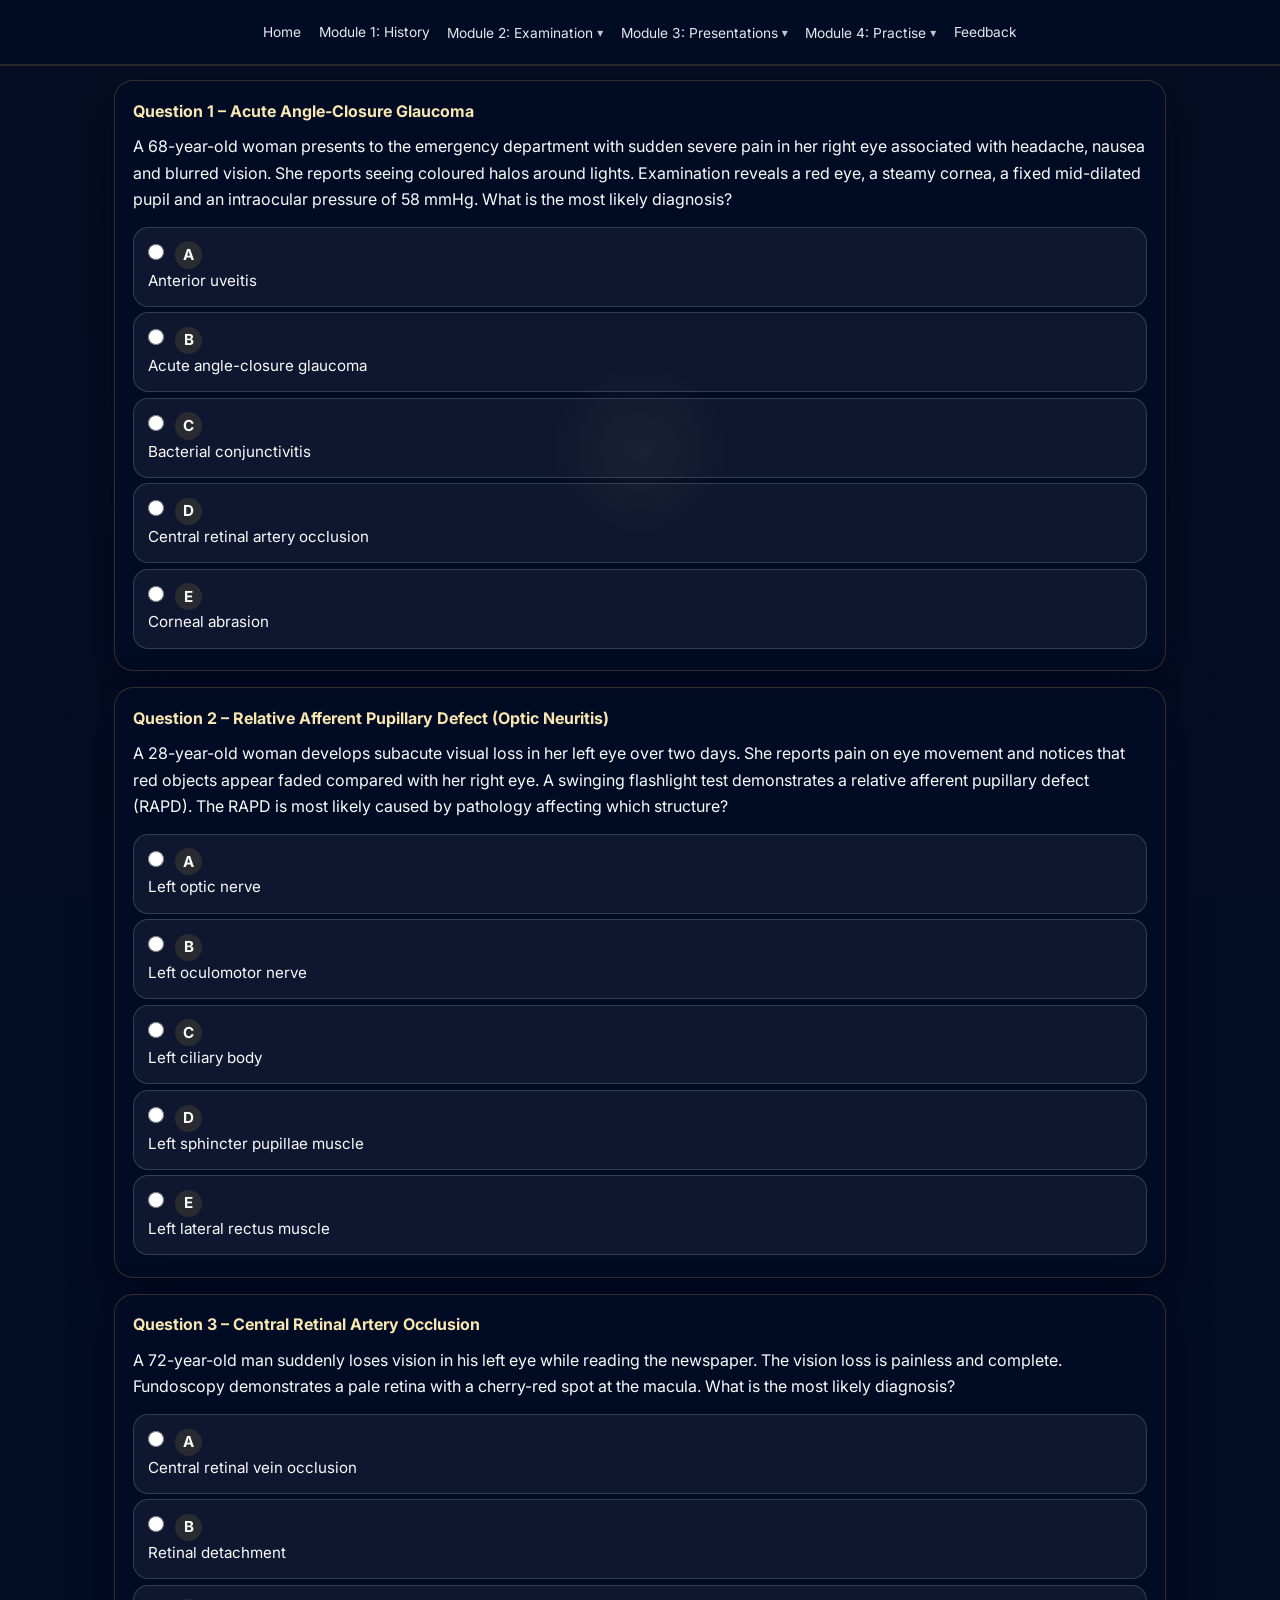
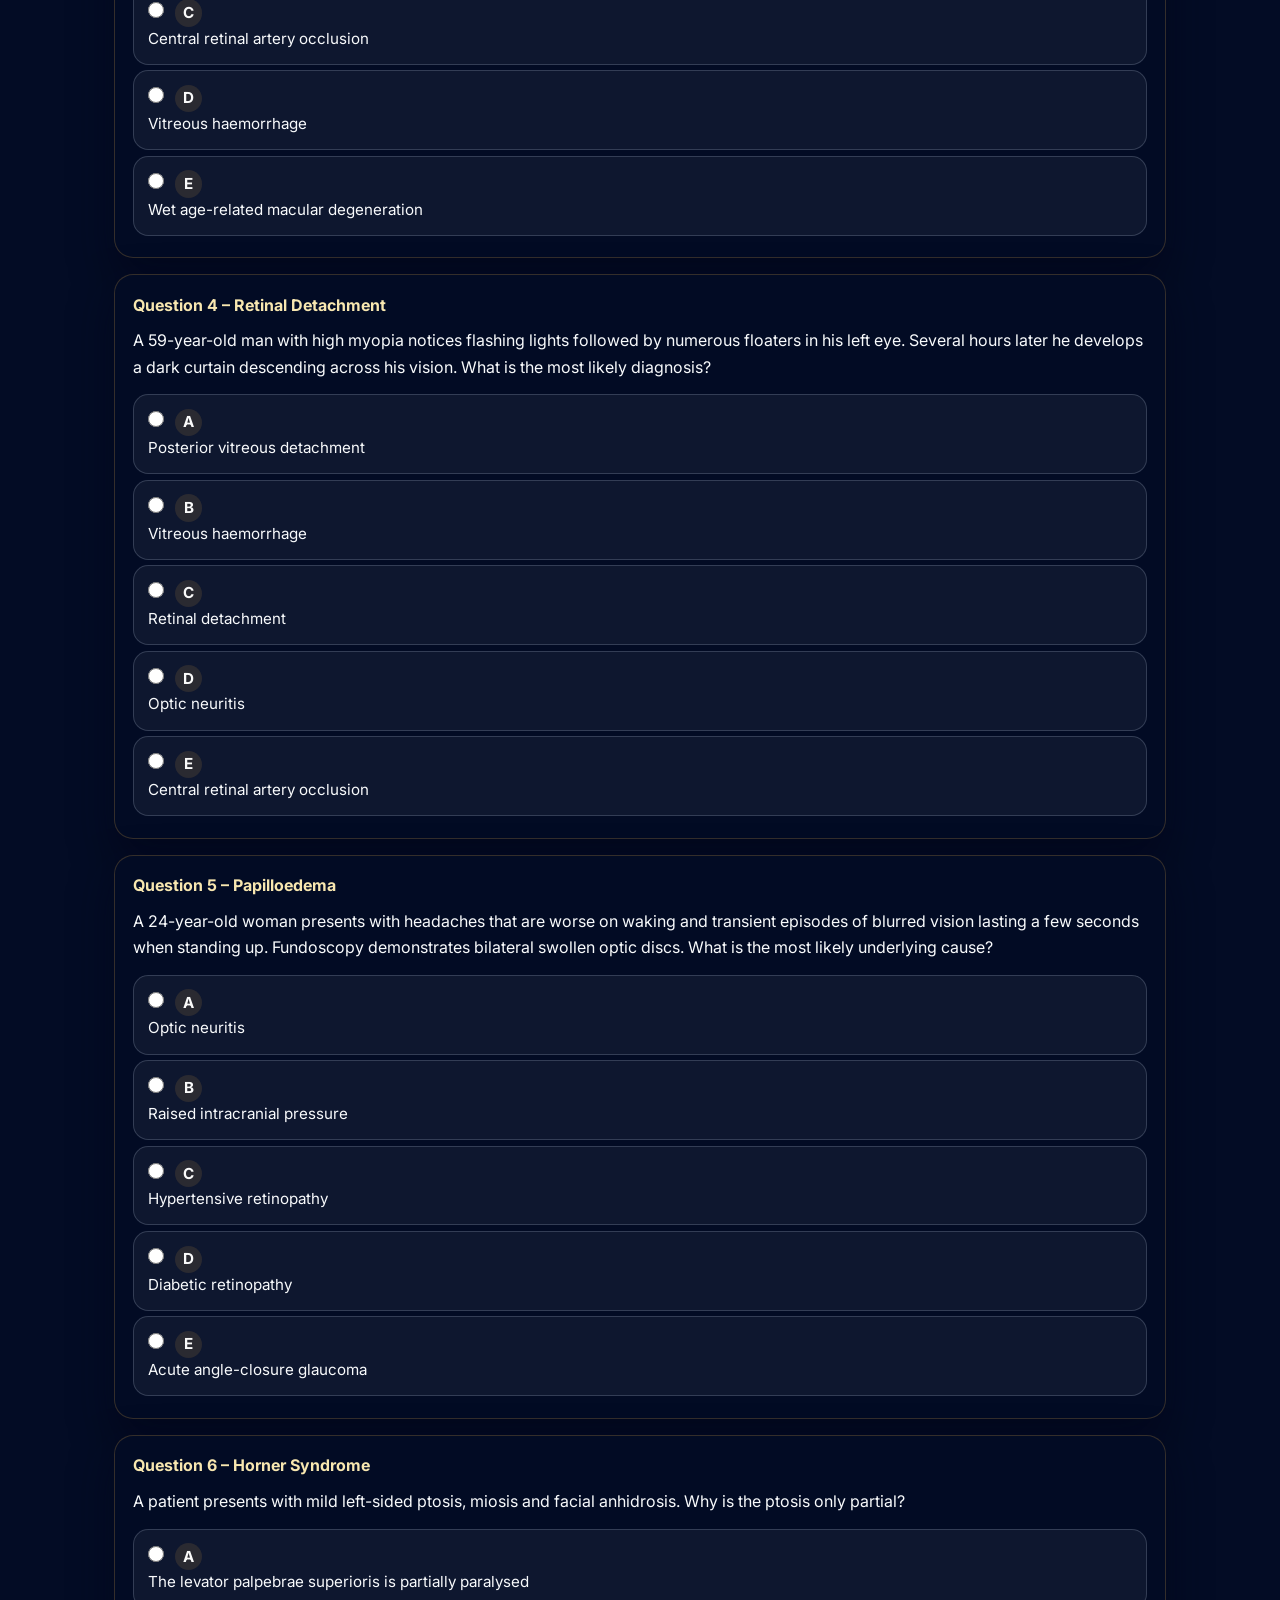
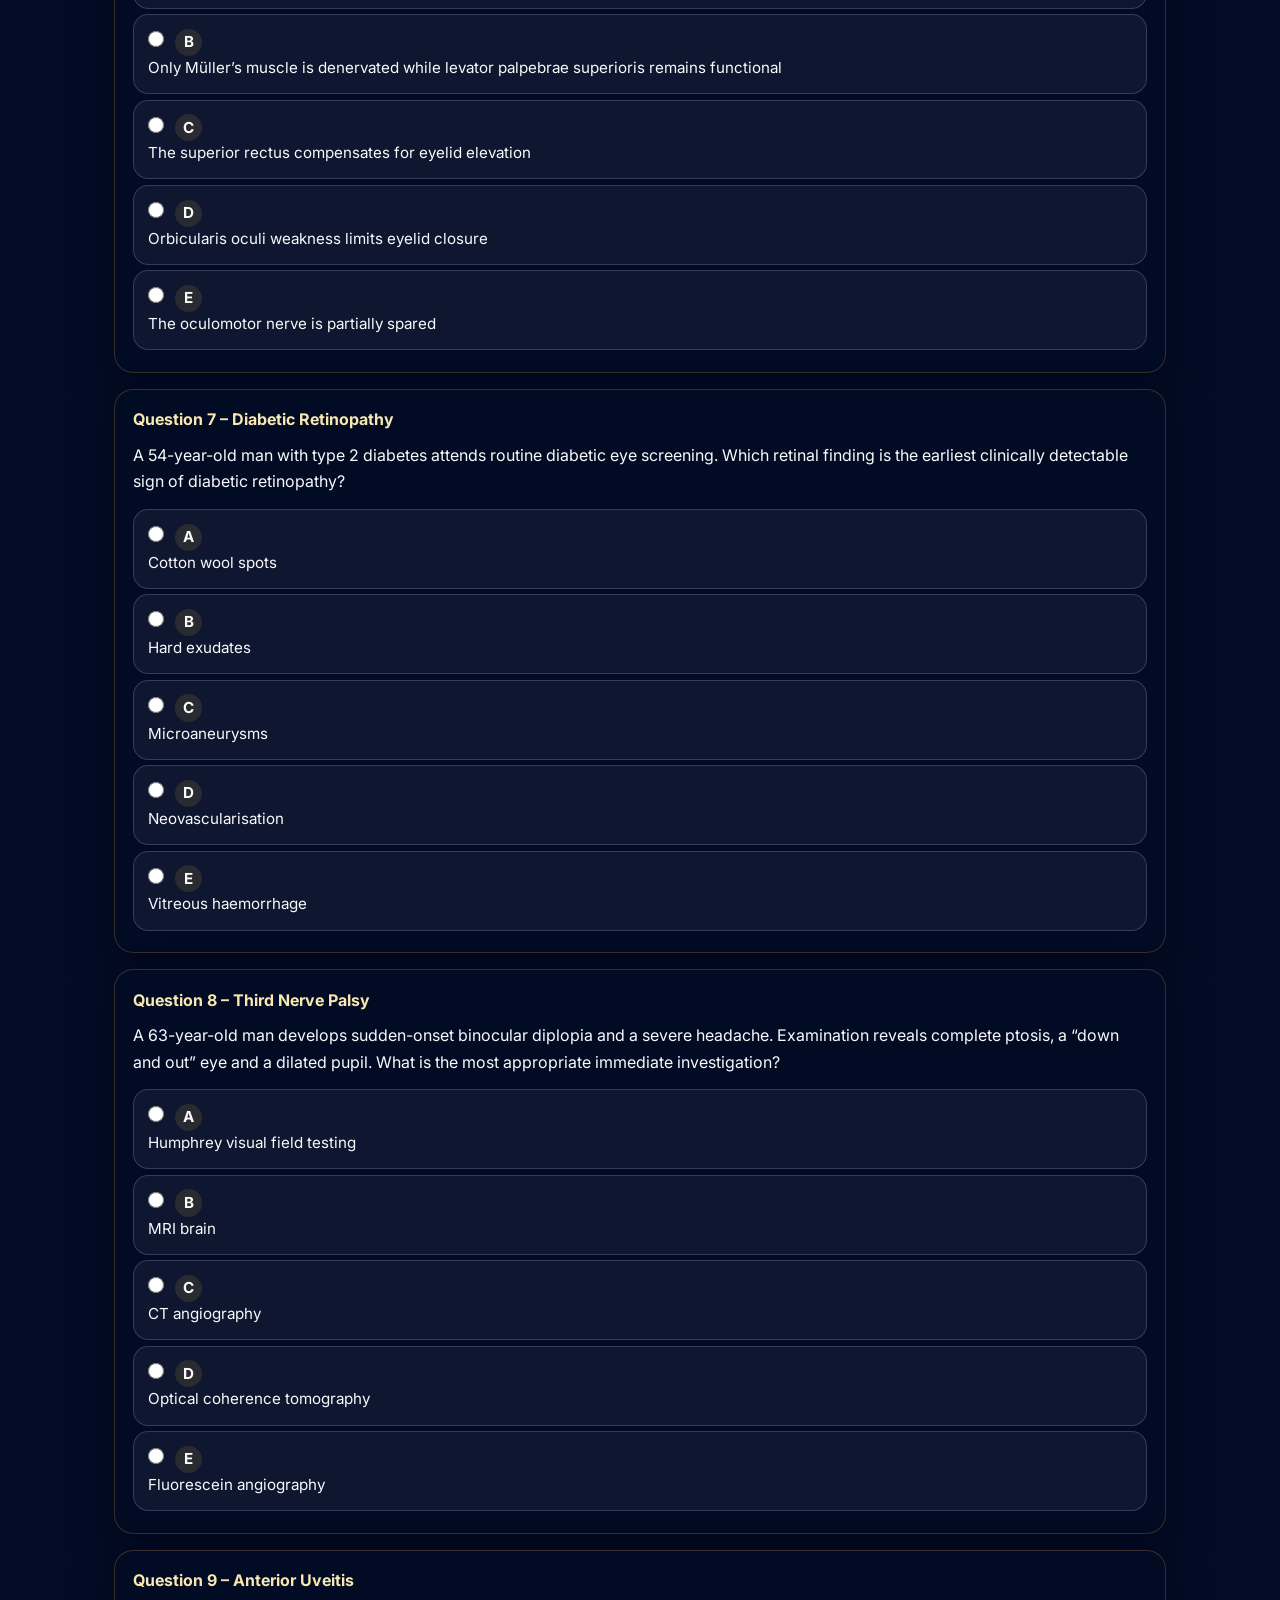
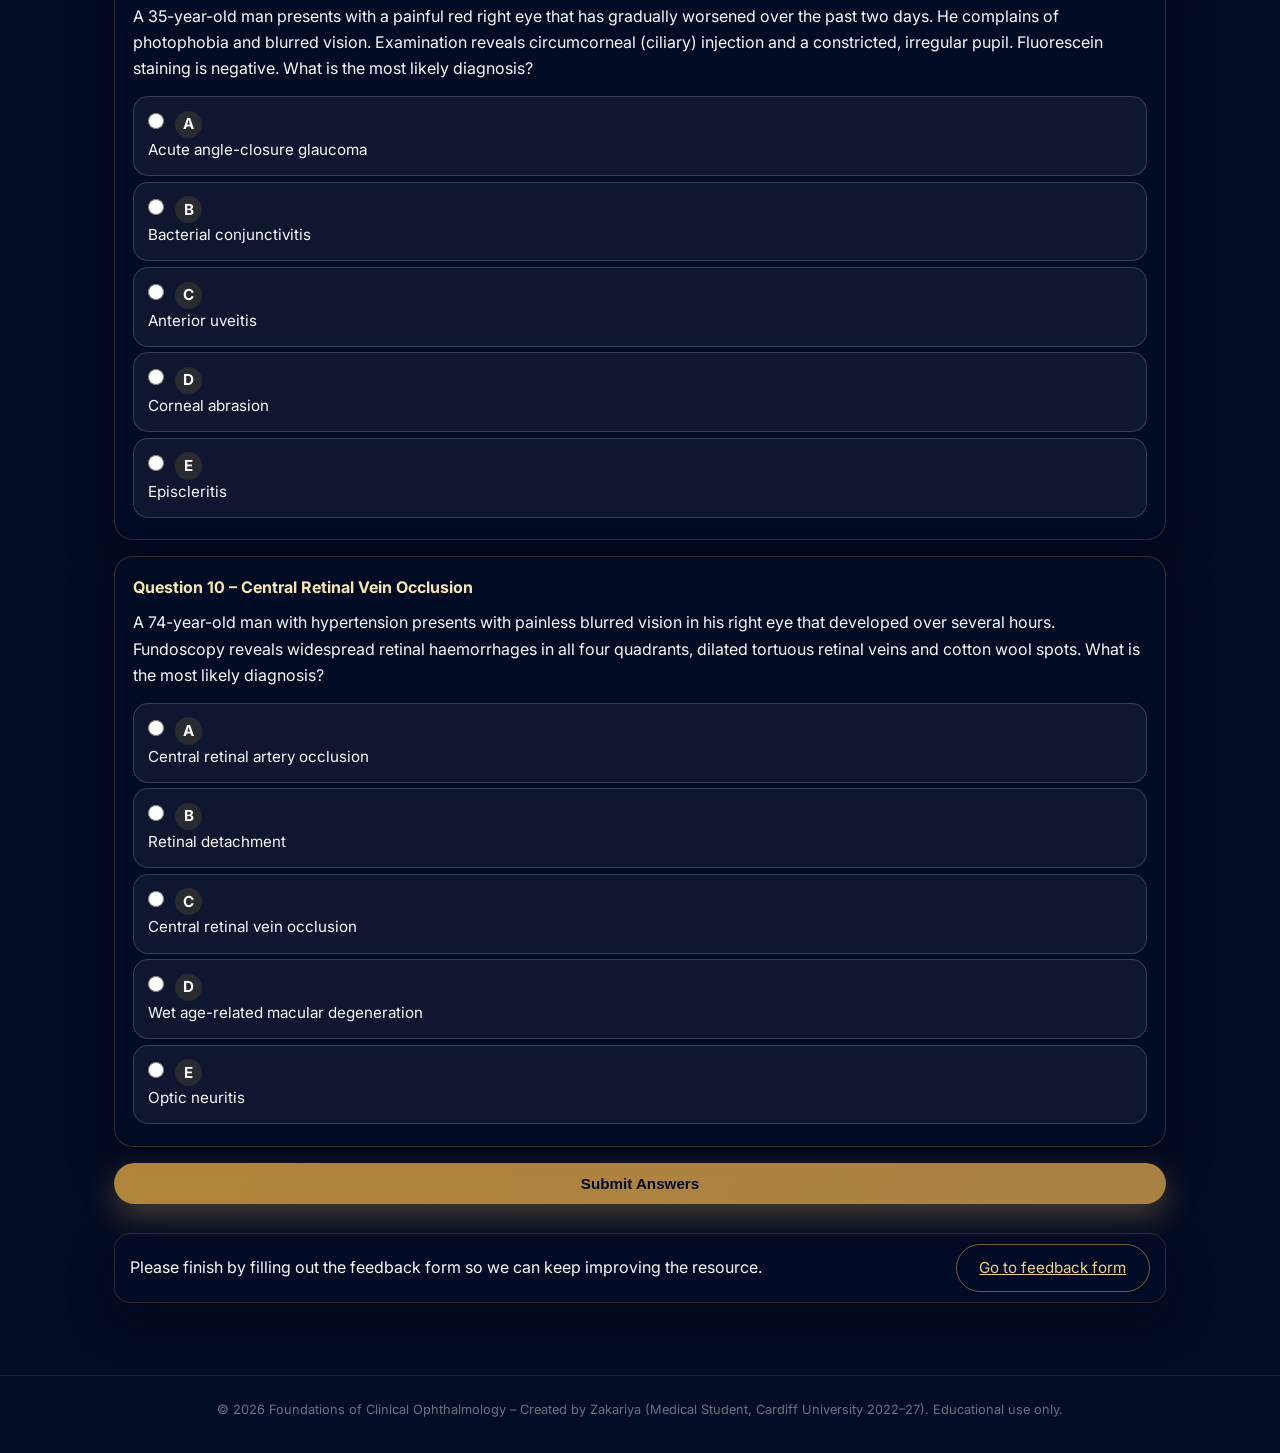
<file: module4-sba.html>
<!DOCTYPE html>
<html lang="en">
<head>
  <meta charset="UTF-8" />
  <meta name="viewport" content="width=device-width, initial-scale=1.0" />
  <title>Module 4: SBA Questions</title>
  <link rel="stylesheet" href="style.css" />
  <link rel="preconnect" href="https://fonts.googleapis.com">
  <link rel="preconnect" href="https://fonts.gstatic.com" crossorigin>
  <link href="https://fonts.googleapis.com/css2?family=Inter:wght@300;400;600;700&family=Playfair+Display:wght@600;700&display=swap" rel="stylesheet">
</head>
<body class="module4-sba-page">
  <div class="page-video-backdrop" aria-hidden="true">
    <video class="page-video-backdrop-media" autoplay muted loop playsinline>
      <source src="Human_iris_macro_shot_202607050509.mp4" type="video/mp4" />
    </video>
    <div class="page-video-backdrop-overlay"></div>
  </div>
  <header class="top-nav">
    <a class="logo" href="index.html"><img src="Images/logo.png" alt="The Clinical Foundations of Ophthalmology logo"><span class="logo-text">The Clinical Foundations of Ophthalmology</span></a>
    <nav class="primary-nav" aria-label="Primary">
      <a class="nav-link" href="index.html">Home</a>
      <a class="nav-link" href="module1-history.html">Module 1: History</a>
      <div class="nav-item dropdown"><a class="nav-link" href="module2-exam.html">Module 2: Examination <span class="nav-caret">▾</span></a><div class="dropdown-menu" role="menu"><a class="dropdown-link" href="module2-exam.html">Eye examination overview</a><a class="dropdown-link" href="module2-mock.html">Mock station</a><a class="dropdown-link" href="module2-fundoscopy.html">How to use fundoscopy</a></div></div>
      <div class="nav-item dropdown"><a class="nav-link" href="module3-common.html">Module 3: Presentations <span class="nav-caret">▾</span></a><div class="dropdown-menu" role="menu"><a class="dropdown-link" href="module3-common.html">Common conditions</a><a class="dropdown-link" href="module3-emergency.html">Emergency conditions</a></div></div>
      <div class="nav-item dropdown dropdown-right"><a class="nav-link" href="module4-sba.html">Module 4: Practise <span class="nav-caret">▾</span></a><div class="dropdown-menu" role="menu"><a class="dropdown-link" href="module4-spot.html">Spot diagnosis</a><a class="dropdown-link" href="module4-sba.html">SBA questions</a><a class="dropdown-link" href="module4-resources.html">Resources</a></div></div>
      <a class="nav-link" href="feedback.html">Feedback</a>
    </nav>
  </header>
  <main>
    <section class="section" id="sba">
      <div id="quizContainer"></div>
      <div class="sba-actions">
        <button class="primary-btn" id="submitQuizBtn">Submit Answers</button>
        <p id="quizResult" class="quiz-result"></p>
      </div>
      <div class="sba-feedback-prompt">
        <p>Please finish by filling out the feedback form so we can keep improving the resource.</p>
        <a class="outline-btn" href="feedback.html">Go to feedback form</a>
      </div>
    </section>
  </main>
  <footer class="footer"><p>&copy; <span id="year"></span> Foundations of Clinical Ophthalmology – Created by Zakariya (Medical Student, Cardiff University 2022–27). Educational use only.</p></footer>
  <script src="script.js"></script>
</body>
</html>
</file>
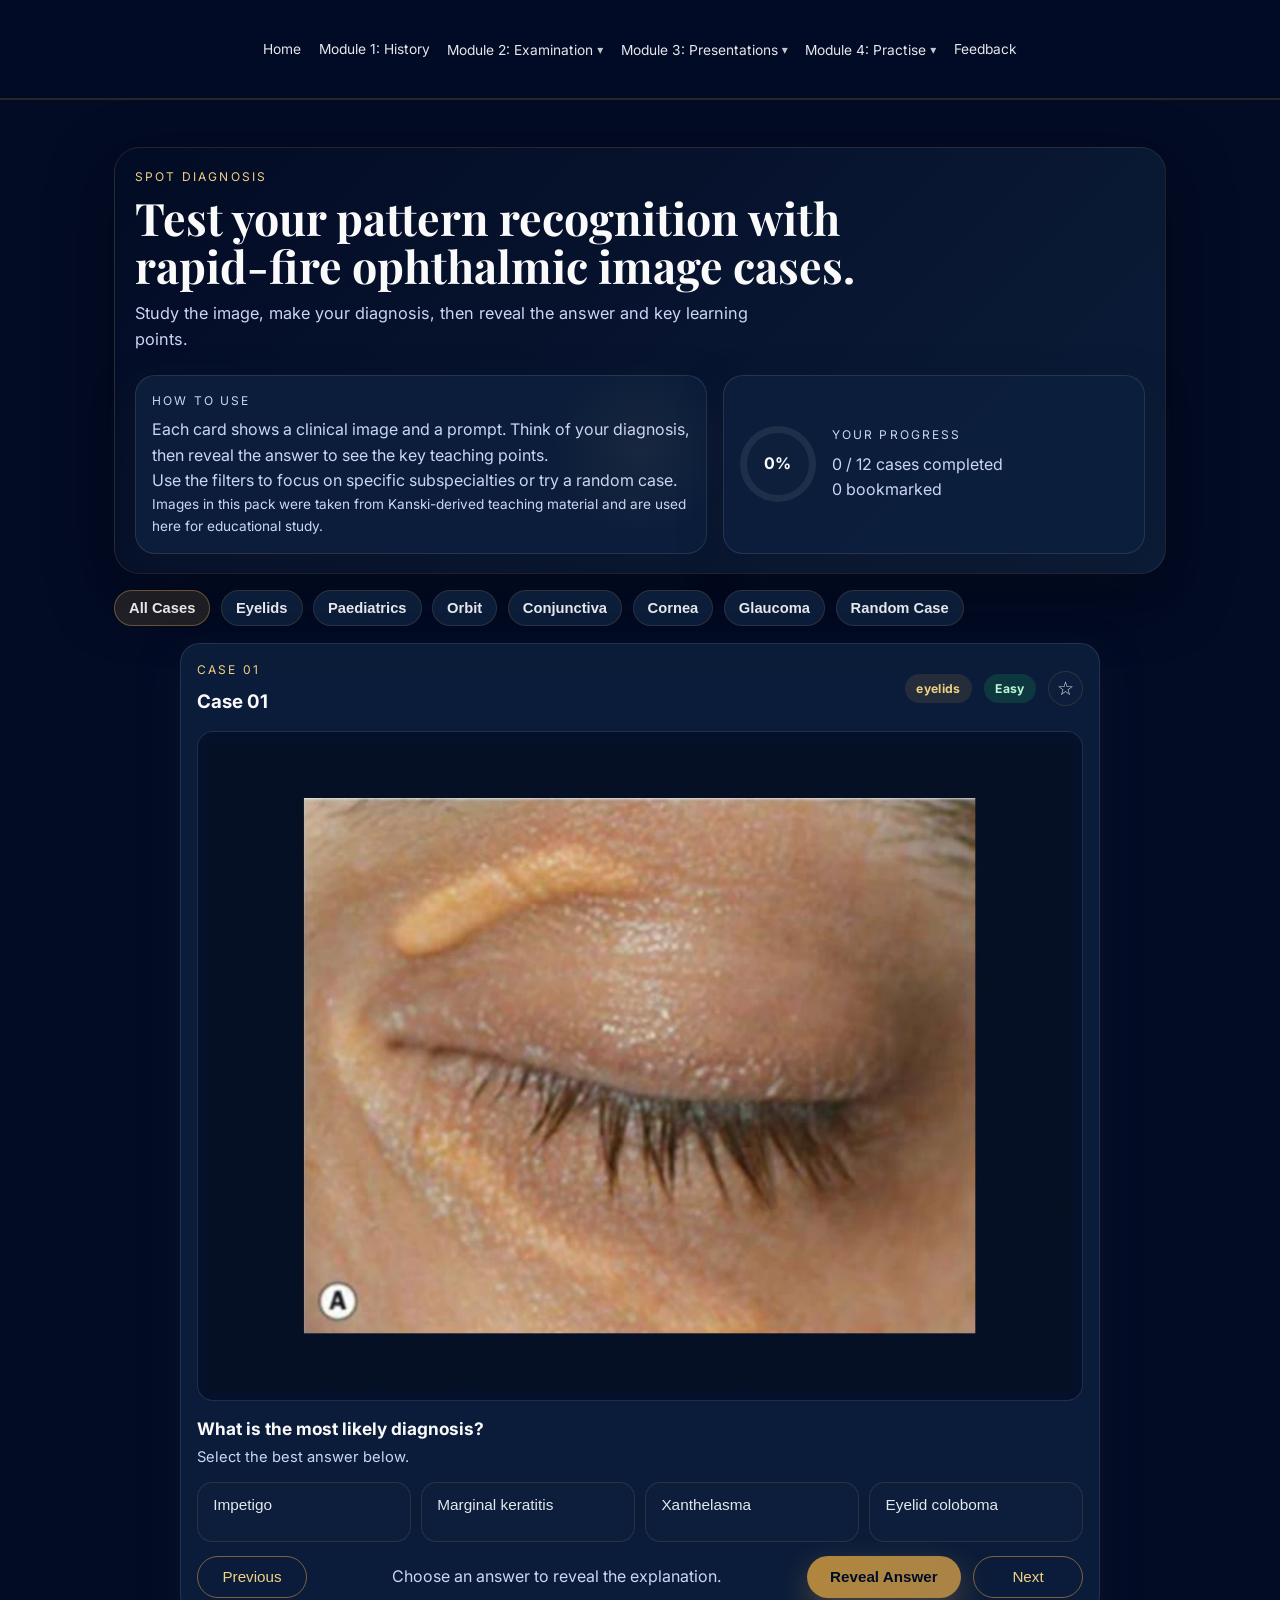
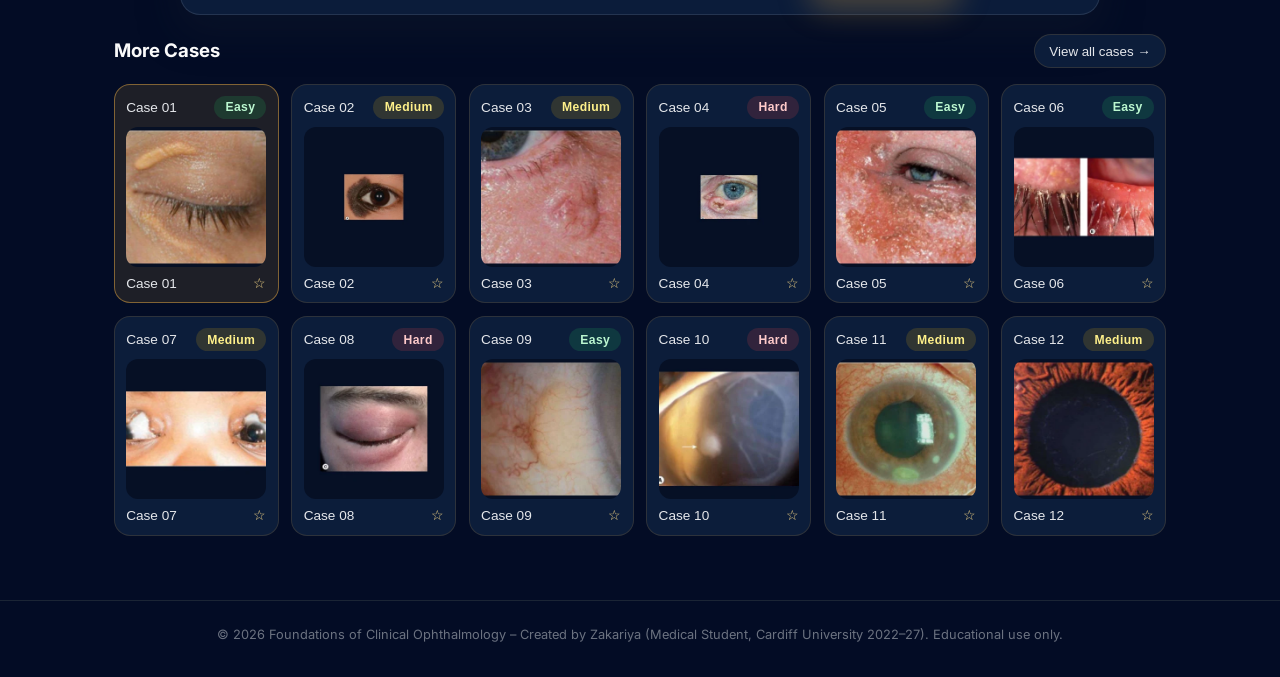
<file: module4-spot.html>
<!DOCTYPE html>
<html lang="en">
<head>
  <meta charset="UTF-8" />
  <meta name="viewport" content="width=device-width, initial-scale=1.0" />
  <title>Module 4: Spot Diagnosis</title>
  <link rel="stylesheet" href="style.css" />
  <link rel="preconnect" href="https://fonts.googleapis.com">
  <link rel="preconnect" href="https://fonts.gstatic.com" crossorigin>
  <link href="https://fonts.googleapis.com/css2?family=Inter:wght@300;400;600;700&family=Playfair+Display:wght@600;700&display=swap" rel="stylesheet">
</head>
<body>
  <header class="top-nav">
    <a class="logo" href="index.html"><img src="Images/logo.png" alt="The Clinical Foundations of Ophthalmology logo"><span class="logo-text">The Clinical Foundations of Ophthalmology</span></a>
    <nav class="primary-nav" aria-label="Primary">
      <a class="nav-link" href="index.html">Home</a>
      <a class="nav-link" href="module1-history.html">Module 1: History</a>
      <div class="nav-item dropdown"><a class="nav-link" href="module2-exam.html">Module 2: Examination <span class="nav-caret">▾</span></a><div class="dropdown-menu" role="menu"><a class="dropdown-link" href="module2-exam.html">Eye examination overview</a><a class="dropdown-link" href="module2-mock.html">Mock station</a><a class="dropdown-link" href="module2-fundoscopy.html">How to use fundoscopy</a></div></div>
      <div class="nav-item dropdown"><a class="nav-link" href="module3-common.html">Module 3: Presentations <span class="nav-caret">▾</span></a><div class="dropdown-menu" role="menu"><a class="dropdown-link" href="module3-common.html">Common conditions</a><a class="dropdown-link" href="module3-emergency.html">Emergency conditions</a></div></div>
      <div class="nav-item dropdown dropdown-right"><a class="nav-link" href="module4-spot.html">Module 4: Practise <span class="nav-caret">▾</span></a><div class="dropdown-menu" role="menu"><a class="dropdown-link" href="module4-spot.html">Spot diagnosis</a><a class="dropdown-link" href="module4-sba.html">SBA questions</a><a class="dropdown-link" href="module4-resources.html">Resources</a></div></div>
      <a class="nav-link" href="feedback.html">Feedback</a>
    </nav>
  </header>

  <main>
    <section class="section spot-page" id="module4-spot">
      <div class="spot-hero">
        <div class="spot-hero-copy">
          <p class="spot-eyebrow">Spot Diagnosis</p>
          <h2>Test your pattern recognition with rapid-fire ophthalmic image cases.</h2>
          <p class="spot-lead">Study the image, make your diagnosis, then reveal the answer and key learning points.</p>
        </div>

        <div class="spot-top-grid">
          <div class="spot-info-card">
            <p class="spot-card-label">How to use</p>
            <p>Each card shows a clinical image and a prompt. Think of your diagnosis, then reveal the answer to see the key teaching points.</p>
            <p>Use the filters to focus on specific subspecialties or try a random case.</p>
            <p class="small-note">Images in this pack were taken from Kanski-derived teaching material and are used here for educational study.</p>
          </div>

          <div class="spot-progress-card">
            <div class="spot-progress-ring" id="spotProgressRing">
              <span id="spotProgressPercent">0%</span>
            </div>
            <div>
              <p class="spot-card-label">Your progress</p>
              <p id="spotProgressSummary">0 / 0 cases completed</p>
              <p id="spotBookmarkSummary">0 bookmarked</p>
            </div>
          </div>
        </div>
      </div>

      <div class="spot-filter-bar" role="toolbar" aria-label="Case filters">
        <button class="spot-filter-btn active" type="button" data-spot-filter="all">All Cases</button>
        <button class="spot-filter-btn" type="button" data-spot-filter="eyelids">Eyelids</button>
        <button class="spot-filter-btn" type="button" data-spot-filter="paediatrics">Paediatrics</button>
        <button class="spot-filter-btn" type="button" data-spot-filter="orbit">Orbit</button>
        <button class="spot-filter-btn" type="button" data-spot-filter="conjunctiva">Conjunctiva</button>
        <button class="spot-filter-btn" type="button" data-spot-filter="cornea">Cornea</button>
        <button class="spot-filter-btn" type="button" data-spot-filter="glaucoma">Glaucoma</button>
        <button class="spot-filter-btn spot-filter-btn--random" type="button" data-spot-filter="random">Random Case</button>
      </div>

      <div class="spot-stage">
        <div class="spot-case-grid">
          <article class="spot-case-card" aria-labelledby="spotCaseTitle">
            <div class="spot-case-header">
              <div>
                <p class="spot-card-label" id="spotCaseLabel">Case 01</p>
                <h3 id="spotCaseTitle">Case Title</h3>
              </div>
              <div class="spot-case-tags">
                <span class="spot-category-badge" id="spotCategoryBadge">Eyelids</span>
                <span class="spot-difficulty-badge" id="spotDifficultyBadge">Medium</span>
                <button class="spot-bookmark-btn" type="button" id="spotBookmarkBtn" aria-label="Bookmark current case">☆</button>
              </div>
            </div>

            <div class="spot-image-frame">
              <img id="spotCaseImage" src="Images/eye.png" alt="Spot diagnosis case image" />
            </div>

            <p class="spot-question" id="spotCaseQuestion">What is the most likely diagnosis?</p>
            <p class="spot-question-subtitle" id="spotCasePrompt">Choose the best answer</p>

            <div class="spot-options" id="spotOptions"></div>

            <div class="spot-case-footer">
              <button class="outline-btn spot-nav-btn" type="button" id="spotPrevBtn">Previous</button>
              <p class="spot-your-answer" id="spotYourAnswer">Select an option, then reveal the answer.</p>
              <button class="primary-btn spot-reveal-btn" type="button" id="spotRevealBtn">Reveal Answer</button>
              <button class="outline-btn spot-nav-btn" type="button" id="spotNextBtn">Next</button>
            </div>
          </article>

          <article class="spot-answer-card" id="spotAnswerCard" hidden>
            <div class="spot-answer-header">
              <p class="spot-card-label" id="spotAnswerCaseLabel">Case 01</p>
              <span class="spot-revealed-badge">Revealed</span>
            </div>

            <h3 id="spotAnswerTitle">Answer</h3>
            <div class="spot-answer-layout">
              <img id="spotAnswerImage" src="Images/eye.png" alt="Answer reference image" />
              <div>
                <p class="spot-answer-intro" id="spotAnswerIntro"></p>
                <ul class="spot-answer-points" id="spotAnswerPoints"></ul>
              </div>
            </div>

            <div class="spot-answer-footer">
              <p class="spot-next-note">Click next for another case</p>
              <button class="primary-btn spot-next-btn" type="button" id="spotAnswerNextBtn">Next Case</button>
            </div>
          </article>
        </div>

        <div class="spot-more-cases-header">
          <h3>More Cases</h3>
          <button class="spot-view-all" type="button" id="spotViewAllBtn">View all cases →</button>
        </div>

        <div class="spot-strip" id="spotCaseStrip" aria-label="Case thumbnails"></div>
      </div>
    </section>
  </main>

  <footer class="footer"><p>&copy; <span id="year"></span> Foundations of Clinical Ophthalmology – Created by Zakariya (Medical Student, Cardiff University 2022–27). Educational use only.</p></footer>
  <script src="data/spot-diagnosis-cases.js"></script>
  <script src="script.js"></script>
</body>
</html>
</file>
<file: style.css>
/* CSS variables for theming */
:root {
  --bg: #030c25;
  --text-main: #fafafa;
  --text-muted: #c3923e;
  --surface: #0d1f3c;
  --surface-alt: #1a2f52;
  --border-subtle: rgba(195, 146, 62, 0.15);
  --border-strong: rgba(195, 146, 62, 0.3);
  --accent: #c3923e;
  --accent-soft: #efd184;
  --accent-rgb: 195, 146, 62;
  --accent-soft-rgb: 239, 209, 132;
  --accent2: #bb8e47;
  --shadow-strong: 0 24px 60px rgba(3, 12, 37, 0.8);
}

/* Smooth scroll for nav links */
html {
  scroll-behavior: smooth;
}

/* Global styles */
* {
  box-sizing: border-box;
  margin: 0;
  padding: 0;
}

body {
  font-family: 'Inter', system-ui, -apple-system, BlinkMacSystemFont, sans-serif;
  background: var(--bg);
  color: var(--text-main);
  line-height: 1.6;
  transition: background-color 0.3s ease, color 0.3s ease;
}

/* Homepage full-screen background video */
body.home-page {
  position: relative;
  min-height: 100vh;
  background: #030c25;
}

body.module2-exam-page {
  position: relative;
  min-height: 100vh;
  background: #030c25;
}

body.module4-sba-page {
  position: relative;
  min-height: 100vh;
  background: #030c25;
}

.home-video-bg {
  position: fixed;
  inset: 0;
  width: 100%;
  height: 100%;
  object-fit: cover;
  pointer-events: none;
  z-index: 0;
}

.home-video-overlay {
  position: fixed;
  inset: 0;
  pointer-events: none;
  background: linear-gradient(180deg, rgba(3, 12, 37, 0.7) 0%, rgba(3, 12, 37, 0.78) 50%, rgba(3, 12, 37, 0.9) 100%);
  z-index: 1;
}

body.home-page main,
body.home-page .footer {
  position: relative;
  z-index: 2;
}

body.module2-exam-page header,
body.module2-exam-page main,
body.module2-exam-page .footer {
  position: relative;
  z-index: 2;
}

body.module4-sba-page header,
body.module4-sba-page main,
body.module4-sba-page .footer {
  position: relative;
}

body.module4-sba-page header {
  z-index: 40;
}

body.module4-sba-page main,
body.module4-sba-page .footer {
  z-index: 1;
}

body.module4-sba-page .top-nav {
  min-height: 66px;
  padding: 0 1rem;
}

body.module4-sba-page main {
  margin-top: 10px;
}

body.module4-sba-page .section {
  margin-top: 0.9rem;
}

#module4-sba {
  position: relative;
  padding: 0.7rem 1.2rem 1.4rem;
  border-radius: 1.6rem;
  background: rgba(3, 12, 37, 0.82);
  border: 1px solid rgba(195, 146, 62, 0.14);
  box-shadow: 0 24px 60px rgba(2, 6, 23, 0.66);
}

/* Layout */
main {
  max-width: 1100px;
  margin: 92px auto 24px;
  padding: 0 1.5rem 2.5rem;
  min-height: calc(100vh - 200px);
}

section.section h2 {
  margin-top: 12rem;
  margin-bottom: 0.6rem;
}

.hero h1 {
  margin-top: 6rem;
}

/* Per-page heading adjustments and fixed-header anchor offset
   Reduce top spacing slightly for Modules 1, 2 and 4 so headings
   sit more consistently, and ensure in-page links scroll below the
   fixed header using scroll-margin-top. */
#module1-history,
#module2-fundoscopy,
#module2-exam,
#module3-common,
#module3-emergency,
#module4-spot,
#module4-sba,
#module4-resources {
  scroll-margin-top: 120px;
}

#module3-common,
#module3-emergency {
  scroll-margin-top: 145px;
}

#module1-history h2,
#module2-fundoscopy h2,
#module2-exam h2,
#module3-common h2,
#module3-emergency h2,
#module4-spot h2,
#module4-sba h2,
#module4-resources h2 {
  margin-top: 9rem;
}

#module2-exam h2 {
  margin-top: -3.5rem;
}

#module4-spot h2 {
  margin-top: 10.5rem;
}

#module4-sba h2 {
  margin-top: 0;
}
.sba-feedback-prompt {
  margin-bottom: 0.5rem;
  padding: 0.6rem 0.95rem;
  border-radius: 1rem;
  background: rgba(3, 12, 37, 0.95);
  border: 1px solid rgba(195, 146, 62, 0.22);
  box-shadow: 0 18px 44px rgba(2, 6, 23, 0.44);
}

.sba-feedback-prompt {
  display: flex;
  flex-wrap: wrap;
  align-items: center;
  justify-content: space-between;
  gap: 0.8rem 1rem;
  margin-top: 1.1rem;
}

.sba-feedback-prompt p {
  color: #f8fafc;
  margin: 0;
}

#module3-common h2,
#module3-emergency h2 {
  margin-top: 9.5rem;
}

/* Top navigation */
.top-nav {
  position: fixed;
  top: 0;
  left: 0;
  right: 0;
  min-height: 100px;
  background: rgba(3, 12, 37, 0.95);
  backdrop-filter: blur(12px);
  border-bottom: 2px solid rgba(195, 146, 62, 0.2);
  display: flex;
  align-items: center;
  justify-content: center;
  padding: 0 1.5rem;
  z-index: 10;
}

.top-nav .logo {
  display: none;
}

/* Keep the nav content on Home, but remove the visible top band */
body.home-page .top-nav {
  background: transparent;
  backdrop-filter: none;
  border-bottom: none;
}

.logo {
  display: flex;
  align-items: center;
  gap: 0.8rem;
  text-decoration: none;
  max-width: 44vw;
  overflow: hidden;
}

.logo img {
  height: 120px;
  width: auto;
  object-fit: contain;
  transition: filter 0.3s ease;
}

.logo-text {
  font-family: "Playfair Display", "Inter", system-ui, -apple-system, BlinkMacSystemFont, sans-serif;
  font-weight: 700;
  letter-spacing: 0.02em;
  text-transform: none;
  font-size: 1.45rem;
  color: #fafafa;
  text-overflow: ellipsis;
  white-space: nowrap;
}

.page-image {
  width: 100%;
  height: auto;
  display: block;
  object-fit: contain;
}

.image-grid {
  display: grid;
  grid-template-columns: repeat(auto-fit, minmax(220px, 1fr));
  gap: 1rem;
  margin-top: 1.1rem;
}

.image-card {
  background: var(--surface);
  border: 1px solid var(--border-strong);
  border-radius: 1.1rem;
  padding: 0.85rem;
  box-shadow: var(--shadow-strong);
}

.image-card img {
  width: 100%;
  height: auto;
  display: block;
  object-fit: contain;
  border-radius: 0.85rem;
}

.image-card figcaption {
  margin-top: 0.65rem;
  font-size: 0.92rem;
  color: var(--text-muted);
}

.logo:hover img {
  filter: brightness(1.1);
}

.logo:focus-visible {
  outline: 2px solid rgba(195, 146, 62, 0.8);
  outline-offset: 3px;
  border-radius: 0.6rem;
}

.primary-nav {
  display: flex;
  align-items: center;
  gap: 0.2rem;
  justify-content: center;
}

.nav-item {
  position: relative;
}

.nav-link {
  font-size: 0.86rem;
  color: #e5e7eb;
  text-decoration: none;
  position: relative;
  padding: 0.35rem 0.45rem;
  border-radius: 0.6rem;
  white-space: nowrap;
}

.nav-link::after {
  content: none;
}

.nav-link:hover::after {
  width: 0;
}

.nav-caret {
  font-size: 0.75rem;
  opacity: 0.85;
}

.dropdown-menu {
  display: none;
  position: absolute;
  top: 100%;
  left: 0;
  min-width: 260px;
  max-width: min(360px, calc(100vw - 24px));
  padding: 0.65rem 0.4rem 0.4rem;
  border-radius: 0.9rem;
  border: 1px solid rgba(195, 146, 62, 0.2);
  background: rgba(13, 31, 60, 0.98);
  box-shadow: var(--shadow-strong);
  z-index: 60;
}

.dropdown-right .dropdown-menu {
  left: auto;
  right: 0;
}

.dropdown-menu::before {
  content: "";
  position: absolute;
  top: -10px;
  left: 0;
  right: 0;
  height: 10px;
}

.nav-item.dropdown:hover .dropdown-menu,
.nav-item.dropdown:focus-within .dropdown-menu {
  display: block;
}

.dropdown-link {
  display: block;
  padding: 0.55rem 0.65rem;
  border-radius: 0.7rem;
  color: #e5e7eb;
  text-decoration: none;
  font-size: 0.9rem;
  white-space: normal;
}

.dropdown-link:hover {
  background: rgba(195, 146, 62, 0.15);
  color: #efd184;
}

/* Hero section */
.hero {
  margin-top: 4rem;
  display: grid;
  grid-template-columns: 1fr;
  gap: 2rem;
  align-items: stretch;
}

.hero-text {
  max-width: 780px;
  margin: 0 auto;
  text-align: center;
  padding-top: 1.75rem;
}

.hero-text h1 {
  font-family: "Playfair Display", "Inter", system-ui, -apple-system, BlinkMacSystemFont, sans-serif;
  font-size: 3rem;
  line-height: 1.1;
  margin-bottom: 1rem;
  font-weight: 700;
  letter-spacing: -0.015em;
  color: #ffffff;
}

.hero-text p {
  color: var(--text-muted);
  margin-bottom: 1.2rem;
}

/* spacing around hero button */
.hero-text .primary-btn {
  margin-top: 1rem;
  margin-bottom: 1rem;
}

.hero-cta {
  padding: 0.95rem 2.2rem;
  font-size: 1.08rem;
  font-weight: 700;
  letter-spacing: 0.015em;
  background: linear-gradient(135deg, #c3923e, #bb8e47);
  box-shadow: 0 20px 56px rgba(195, 146, 62, 0.4);
  color: #030c25;
}

.hero-cta:hover {
  transform: translateY(-2px);
  box-shadow: 0 28px 70px rgba(195, 146, 62, 0.5);
  background: linear-gradient(135deg, #efd184, #c3923e);
}

.hero-cta:active {
  transform: scale(0.98);
}

.small-note {
  font-size: 0.85rem;
  color: var(--text-muted);
}

.hero-card {
  background: radial-gradient(circle at top left, var(--surface-alt), var(--surface));
  border-radius: 1.5rem;
  padding: 1.5rem;
  border: 1px solid var(--border-subtle);
  box-shadow: var(--shadow-strong);
  transition: background-color 0.3s ease, border-color 0.3s ease, box-shadow 0.3s ease;
}

.hero-card h2 {
  font-size: 1.3rem;
  margin-bottom: 0.75rem;
}

.hero-card ul {
  list-style: disc;
  padding-left: 1.2rem;
  color: var(--text-main);
}

.history-hero {
  display: grid;
  grid-template-columns: 1fr;
  gap: 1rem;
  margin-top: 1.25rem;
}

.history-hero-card.history-highlight {
  grid-column: 1 / -1;
}

.history-hero-card,
.history-card {
  background: radial-gradient(circle at top left, var(--surface-alt), var(--surface));
  border: 1px solid var(--border-strong);
  border-radius: 1.1rem;
  padding: 1.1rem 1.2rem;
  box-shadow: var(--shadow-strong);
}

.history-highlight {
  background: linear-gradient(135deg, rgba(195, 146, 62, 0.18), rgba(13, 31, 60, 0.96));
}

/* Animations for engaging scrolling experience */
@keyframes fadeInUp {
  from {
    opacity: 0;
    transform: translateY(16px);
  }
  to {
    opacity: 1;
    transform: translateY(0);
  }
}

.history-grid {
  display: grid;
  grid-template-columns: 1fr;
  gap: 1rem;
  margin-top: 1rem;
}

.history-card {
  animation: fadeInUp 0.6s ease-out forwards;
  opacity: 0;
}

.history-card:nth-child(1) { animation-delay: 0.1s; }
.history-card:nth-child(2) { animation-delay: 0.2s; }
.history-card:nth-child(3) { animation-delay: 0.3s; }
.history-card:nth-child(4) { animation-delay: 0.4s; }
.history-card:nth-child(5) { animation-delay: 0.5s; }
.history-card:nth-child(6) { animation-delay: 0.6s; }
.history-card:nth-child(7) { animation-delay: 0.7s; }
.history-card:nth-child(8) { animation-delay: 0.8s; }
.history-card:nth-child(9) { animation-delay: 0.9s; }
.history-card:nth-child(10) { animation-delay: 1s; }

.history-hero-card {
  animation: fadeInUp 0.6s ease-out forwards;
}

.history-card h3,
.history-hero-card h3 {
  margin-bottom: 0.6rem;
}

.history-kicker {
  text-transform: uppercase;
  letter-spacing: 0.12em;
  font-size: 0.75rem;
  color: var(--accent-soft);
  margin-bottom: 0.5rem;
}

.history-card ul,
.history-hero-card ul {
  margin: 0.6rem 0 0.75rem 1.2rem;
}

.history-card li,
.history-hero-card li {
  margin-bottom: 0.4rem;
}

.history-card blockquote,
.history-hero-card blockquote {
  margin: 0.85rem 0;
  padding: 0.8rem 0.95rem;
  border-left: 3px solid var(--accent-soft);
  background: rgba(195, 146, 62, 0.12);
  border-radius: 0.5rem;
  color: var(--text-main);
}

.history-card:hover,
.history-hero-card:hover {
  transform: translateY(-2px);
  box-shadow: 0 32px 80px rgba(3, 12, 37, 0.9);
  border-color: rgba(195, 146, 62, 0.4);
  transition: all 0.3s ease-out;
}

/* Steps summary tiles */
.steps-tiles {
  margin-top: 1rem;
}

.steps-tiles .step-link {
  display: inline-block;
  padding: 0.6rem 1rem;
  border-radius: 0.8rem;
  background: rgba(195, 146, 62, 0.06);
  color: var(--accent-soft);
  text-decoration: none;
  font-weight: 600;
  transition: transform 0.18s ease, box-shadow 0.18s ease, background 0.18s;
  border: 1px solid transparent;
}

.steps-tiles .step-link:hover,
.steps-tiles .step-link:focus {
  transform: translateY(-6px);
  box-shadow: 0 18px 40px rgba(3,12,37,0.5);
  background: linear-gradient(135deg, rgba(195,146,62,0.12), rgba(13,31,60,0.96));
  border-color: rgba(195,146,62,0.18);
}

.steps-tiles .step-link:active {
  transform: translateY(-2px) scale(0.995);
}

/* Ensure target sections account for fixed header */
.history-card[id] {
  scroll-margin-top: 120px;
}

/* Subtle cursor-follow glow effect (applies across the full viewport)
   Implemented as a fixed ::before overlay on the body so it appears on every page
   without altering page layout. z-index set below header (header z-index:10). */
body.interactive-hover::before {
  content: "";
  position: fixed;
  inset: 0;
  pointer-events: none;
  --mx: 50%;
  --my: 50%;
  background: radial-gradient(circle at var(--mx) var(--my), rgba(239,209,132,0.06), transparent 12%);
  transition: background-position 0.12s linear, background 0.25s ease;
  z-index: 9;
}

/* Slight lift for tiles when cursor is near - uses transform for performance */
.steps-tiles .step-link {
  will-change: transform, box-shadow;
}

.history-card-accent {
  background: linear-gradient(180deg, rgba(195, 146, 62, 0.12), rgba(13, 31, 60, 0.96));
}

.history-summary {
  margin-top: 1rem;
}

.history-summary ul {
  columns: 2;
  column-gap: 1.5rem;
}

/* Buttons */
.primary-btn,
.outline-btn {
  border-radius: 999px;
  padding: 0.7rem 1.4rem;
  font-size: 0.95rem;
  border: 1px solid transparent;
  cursor: pointer;
  transition: transform 0.05s ease-out, box-shadow 0.1s ease-out, background 0.2s, border-color 0.2s, color 0.2s;
}

.primary-btn {
  background: linear-gradient(120deg, rgba(195, 146, 62, 0.9), rgba(187, 142, 71, 0.9));
  color: #030c25;
  font-weight: 600;
  box-shadow: 0 12px 30px rgba(195, 146, 62, 0.35);
}

.primary-btn:hover {
  transform: translateY(-1px);
  box-shadow: 0 16px 40px rgba(195, 146, 62, 0.45);
  background: linear-gradient(120deg, rgba(239, 209, 132, 0.95), rgba(195, 146, 62, 0.95));
}

.primary-btn:active,
.outline-btn:active {
  transform: scale(0.97);
}

.outline-btn {
  background: transparent;
  color: #efd184;
  border-color: rgba(195, 146, 62, 0.6);
}

.outline-btn:hover {
  background: rgba(195, 146, 62, 0.15);
  color: #fafafa;
}

/* Generic sections */
.section {
  margin-top: 3.5rem;
  scroll-margin-top: 88px;
}

.section h2 {
  font-size: 1.8rem;
  margin-bottom: 1rem;
}

.section-intro {
  color: var(--text-muted);
  margin-bottom: 1rem;
}

.subsection-title {
  margin-top: 2rem;
}

/* Cards grid */
.card-grid {
  display: grid;
  grid-template-columns: repeat(auto-fit, minmax(230px, 1fr));
  gap: 1.5rem;
  margin-bottom: 2rem;
}

/* Module 2: exam layout tweaks */
.exam-detailed {
  margin-top: 2.5rem;
}

.exam-summary-grid {
  display: grid;
  grid-template-columns: repeat(auto-fit, minmax(180px, 1fr));
  gap: 0.9rem;
  margin: 1.25rem 0 1.5rem;
}

.exam-summary-card {
  background: linear-gradient(180deg, rgba(195, 146, 62, 0.08), rgba(13, 31, 60, 0.96));
  border: 1px solid rgba(195, 146, 62, 0.18);
  border-radius: 1rem;
  padding: 1rem 1.1rem;
  box-shadow: 0 12px 30px rgba(3, 12, 37, 0.35);
}

.exam-summary-card h4 {
  font-size: 0.95rem;
  margin-bottom: 0.45rem;
  color: #efd184;
}

.exam-summary-card p {
  margin: 0;
  color: var(--text-main);
  font-size: 0.92rem;
}

.exam-lead {
  background: rgba(195, 146, 62, 0.06);
  border-left: 3px solid var(--accent-soft);
  padding: 1rem 1.1rem;
  border-radius: 0.8rem;
  margin: 1rem 0 1.2rem;
}

.exam-callout {
  background: rgba(13, 31, 60, 0.88);
  border: 1px solid rgba(195, 146, 62, 0.16);
  border-radius: 0.85rem;
  padding: 0.95rem 1rem;
  margin: 0.9rem 0 1rem;
}

.exam-callout h4 {
  font-size: 0.92rem;
  margin-bottom: 0.4rem;
  color: var(--accent-soft);
}

.exam-callout p,
.exam-callout ul {
  margin-bottom: 0;
}

/* Emergency conditions page */
#module3-emergency .tab-panel > ul,
#module3-emergency .exam-callout ul {
  list-style: disc;
  list-style-position: outside;
  padding-left: 1.25rem;
  margin-top: 0.7rem;
  margin-bottom: 1rem;
}

#module3-emergency .tab-panel > ul li,
#module3-emergency .exam-callout ul li {
  margin-bottom: 0.45rem;
}

#module3-emergency .tab-panel > ul,
#module3-emergency .exam-callout ul {
  display: block;
}

.module-viewer ol {
  list-style: none;
  padding-left: 0;
  margin: 0 0 1rem 0;
}

.module-viewer .module-tab {
  display: inline-block;
  padding: 0.9rem 1.1rem;
  margin: 0.25rem;
}

.exam-detailed {
  margin-top: 2.5rem;
}

.exam-detailed > p:nth-of-type(-n+3),
.exam-detailed > blockquote:first-of-type {
  background: linear-gradient(135deg, rgba(195, 146, 62, 0.08), rgba(13, 31, 60, 0.98));
  border: 1px solid rgba(195, 146, 62, 0.15);
  border-radius: 0.9rem;
  padding: 1.5rem;
  margin-top: 1.5rem;
  margin-bottom: 1.5rem;
}

.exam-detailed > blockquote {
  margin: 1.5rem 0 !important;
  padding: 1.2rem 1.4rem !important;
}

.exam-detailed ul {
  padding-left: 1.2rem;
  list-style-position: outside;
}

.exam-detailed ul li {
  margin-bottom: 0.45rem;
}

/* Findings section styling */
.findings-section {
  margin-top: 2.5rem;
  margin-bottom: 2.5rem;
}

.findings-section h3 {
  font-size: 1.6rem;
  margin-bottom: 1.5rem;
  color: #ffffff;
}

.finding-item {
  background: radial-gradient(circle at top left, var(--surface-alt), var(--surface));
  border: 1px solid rgba(195, 146, 62, 0.2);
  border-radius: 0.9rem;
  padding: 1.2rem 1.4rem;
  margin-bottom: 1.2rem;
  box-shadow: 0 8px 24px rgba(3, 12, 37, 0.6);
  transition: transform 0.2s ease, box-shadow 0.2s ease, border-color 0.2s ease;
}

.finding-item:hover {
  transform: translateY(-1px);
  box-shadow: 0 12px 32px rgba(195, 146, 62, 0.15);
  border-color: rgba(195, 146, 62, 0.35);
}

.finding-item h4 {
  color: #efd184;
  margin-bottom: 0.6rem;
  font-size: 1.1rem;
  font-weight: 600;
}

.finding-item p {
  margin: 0;
  color: #fafafa;
  font-size: 0.95rem;
  line-height: 1.6;
}

/* Accordion for detailed exam steps */
.accordion-item {
  background: radial-gradient(circle at top left, var(--surface-alt), var(--surface));
  border: 1px solid rgba(148, 163, 184, 0.18);
  border-radius: 0.9rem;
  margin-bottom: 0.8rem;
  overflow: hidden;
}

.accordion-header {
  display: flex;
  align-items: center;
  justify-content: space-between;
  padding: 0.85rem 1rem;
  cursor: pointer;
}

.accordion-header h3 {
  margin: 0;
  font-size: 1.05rem;
}

.accordion-icon {
  font-size: 1.05rem;
  color: var(--accent-soft);
}

.accordion-body {
  padding: 0 1rem 1rem 1rem;
  display: none;
}

.exam-detailed .accordion-body p + p,
.exam-detailed .accordion-body p + ul,
.exam-detailed .accordion-body ul + p,
.exam-detailed .accordion-body ul + ul {
  margin-top: 0.9rem;
}

.exam-detailed .accordion-body p,
.exam-detailed .accordion-body ul {
  margin-bottom: 0.85rem;
}

.exam-detailed .accordion-body ul {
  padding-left: 1.2rem;
}

.exam-detailed .accordion-body li {
  margin-bottom: 0.45rem;
}

.accordion-item.open .accordion-body {
  display: block;
}

.accordion-item.open .accordion-header {
  border-bottom: 1px solid rgba(195,146,62,0.06);
}

.card {
  background: var(--surface);
  border-radius: 1.2rem;
  padding: 1.3rem;
  border: 1px solid var(--border-strong);
  box-shadow: 0 14px 40px rgba(15, 23, 42, 0.9);
  transition: box-shadow 0.2s ease, transform 0.1s ease, background-color 0.3s ease, border-color 0.3s ease;
}

.card h3 {
  margin-bottom: 0.5rem;
}

.card p {
  color: var(--text-muted);
  margin-bottom: 1rem;
}

/* Landing-page module tabs */
.module-tabs {
  margin-top: 1.25rem;
  display: grid;
  grid-template-columns: repeat(2, minmax(0, 1fr));
  gap: 0.9rem;
}

.module-tab {
  display: block;
  text-decoration: none;
  color: inherit;
  background: var(--surface);
  border: 1px solid var(--border-strong);
  border-radius: 1.1rem;
  padding: 1.5rem 1.6rem;
  box-shadow: 0 14px 40px rgba(15, 23, 42, 0.9);
  transition: box-shadow 0.2s ease, transform 0.1s ease, border-color 0.2s ease;
  text-align: left;
}

.module-tab:hover {
  transform: translateY(-1px);
  box-shadow: 0 20px 45px rgba(195, 146, 62, 0.3);
  border-color: rgba(239, 209, 132, 0.8);
}

.module-tab:focus-visible {
  outline: 2px solid rgba(195, 146, 62, 0.8);
  outline-offset: 3px;
}

.module-tab-title {
  display: block;
  font-weight: 700;
  font-size: 1.1rem;
}

.module-tab-desc {
  display: block;
  margin-top: 0.3rem;
  font-size: 0.95rem;
  color: var(--text-muted);
}

/* Glow hover effect */
.card:hover {
  transform: translateY(-2px);
  box-shadow: 0 20px 45px rgba(195, 146, 62, 0.3);
  border-color: rgba(239, 209, 132, 0.7);
}

/* Module viewer */
.module-viewer {
  background: var(--surface);
  border-radius: 1.2rem;
  border: 1px solid rgba(148, 163, 184, 0.4);
  padding: 1.5rem;
  transition: background-color 0.3s ease, border-color 0.3s ease;
}

.module-viewer h3 {
  margin-bottom: 0.75rem;
}

/* Fundoscopy: feature cards for ophthalmoscope controls */
.fundoscope-section {
  display: grid;
  grid-template-columns: repeat(auto-fit, minmax(240px, 1fr));
  gap: 1rem;
  margin-top: 1rem;
}

.fundoscope-feature {
  background: radial-gradient(circle at top left, var(--surface-alt), var(--surface));
  border: 1px solid rgba(148, 163, 184, 0.12);
  border-radius: 0.8rem;
  padding: 1rem;
  box-shadow: 0 10px 28px rgba(3,12,37,0.6);
}

.fundoscope-feature h4 {
  margin: 0 0 0.5rem 0;
  font-size: 1rem;
  color: var(--accent-soft);
}

.fundoscope-feature p { margin: 0 0 0.55rem 0; color: var(--text-main); font-size: 0.95rem; line-height:1.5 }

.fundoscope-feature.tips ol { margin: 0.25rem 0 0 1.1rem; padding: 0 }

.fundoscope-feature.takeaway { border: 1px solid rgba(195,146,62,0.12); background: linear-gradient(180deg, rgba(195,146,62,0.04), var(--surface)); }

.module-viewer .lead { color: var(--text-muted); margin-bottom: 0.75rem; }

/* Tabs (Module 3 conditions) */
.tabs {
  margin-top: 1rem;
}

.emergency-jump-grid {
  display: grid;
  grid-template-columns: repeat(auto-fit, minmax(150px, 1fr));
  gap: 0.65rem;
  margin: 1rem 0 1rem;
}

.emergency-jump-btn {
  display: flex;
  align-items: center;
  justify-content: flex-start;
  width: 100%;
  min-height: 2.2rem;
  padding: 0.35rem 0.55rem;
  border-radius: 999px;
  border: 1px solid rgba(148, 163, 184, 0.5);
  background: rgba(31, 41, 55, 0.55);
  color: #e5e7eb;
  font-size: 0.85rem;
  text-decoration: none;
  text-align: left;
  cursor: pointer;
  transition: background 0.2s ease, border-color 0.2s ease, transform 0.05s ease;
}

.emergency-jump-btn:hover {
  background: rgba(195, 146, 62, 0.18);
  border-color: rgba(239, 209, 132, 0.75);
}

.emergency-jump-btn[aria-current="true"] {
  background: linear-gradient(120deg, rgba(195, 146, 62, 0.2), rgba(187, 142, 71, 0.15));
  border-color: rgba(239, 209, 132, 0.9);
}

.emergency-jump-btn:focus-visible {
  outline: 2px solid rgba(195, 146, 62, 0.8);
  outline-offset: 3px;
}

.tab-select {
  display: block;
  width: 100%;
  max-width: 420px;
  margin: 0 0 1rem 0;
  padding: 0.8rem 1rem;
  border-radius: 0.85rem;
  border: 1px solid rgba(195, 146, 62, 0.4);
  background: rgba(13, 31, 60, 0.96);
  color: #fafafa;
  font: inherit;
  box-shadow: 0 10px 28px rgba(3, 12, 37, 0.45);
}

.tab-select:focus-visible {
  outline: 2px solid rgba(239, 209, 132, 0.9);
  outline-offset: 3px;
}

.tablist {
  display: flex;
  flex-wrap: wrap;
  gap: 0.55rem;
}

.tab-btn {
  appearance: none;
  border: 1px solid rgba(148, 163, 184, 0.5);
  background: rgba(31, 41, 55, 0.55);
  color: #e5e7eb;
  padding: 0.35rem 0.55rem;
  border-radius: 999px;
  cursor: pointer;
  font-size: 0.85rem;
  transition: background 0.2s ease, border-color 0.2s ease, transform 0.05s ease;
  text-align: left;
}

.tab-btn:hover {
  background: rgba(195, 146, 62, 0.18);
  border-color: rgba(239, 209, 132, 0.75);
}

.tab-btn[aria-selected="true"] {
  background: linear-gradient(120deg, rgba(195, 146, 62, 0.2), rgba(187, 142, 71, 0.15));
  border-color: rgba(239, 209, 132, 0.9);
}

.tab-btn:focus-visible {
  outline: 2px solid rgba(195, 146, 62, 0.8);
  outline-offset: 3px;
}

.tabpanels {
  margin-top: 1rem;
}

.tab-panel {
  background: radial-gradient(circle at top left, var(--surface-alt), var(--surface));
  border: 1px solid rgba(148, 163, 184, 0.35);
  border-radius: 1rem;
  padding: 1rem 1.1rem;
}

/* Common conditions page: make the summary lists feel less cramped */
#module3-common .tab-panel > ul[style*="list-style: none"] {
  display: grid;
  gap: 0.55rem;
  padding: 0 !important;
  margin-top: 0.75rem;
  margin-bottom: 1.2rem;
}

#module3-common .tab-panel > ul[style*="list-style: none"] li {
  background: rgba(3, 12, 37, 0.38);
  border: 1px solid rgba(195, 146, 62, 0.12);
  border-radius: 0.8rem;
  padding: 0.75rem 0.85rem;
  line-height: 1.55;
}

#module3-common .tab-panel > ul[style*="margin-bottom: 1.2rem;"] {
  padding-left: 1.25rem;
  margin-top: 0.65rem;
  margin-bottom: 1.2rem;
}

#module3-common .tab-panel > ul[style*="margin-bottom: 1.2rem;"] li {
  margin-bottom: 0.45rem;
}

#module3-common .tab-panel p + h3,
#module3-common .tab-panel ul + h3,
#module3-common .tab-panel p + h4,
#module3-common .tab-panel ul + h4 {
  margin-top: 1.35rem;
}

/* PROGRESS CARD */
.progress-card {
  background: var(--surface);
  border-radius: 1.2rem;
  border: 1px solid var(--border-strong);
  padding: 1.2rem 1.4rem;
  box-shadow: 0 14px 40px rgba(15, 23, 42, 0.9);
  transition: background-color 0.3s ease, border-color 0.3s ease, box-shadow 0.3s ease;
}

.progress-bar-header {
  display: flex;
  align-items: center;
  justify-content: space-between;
  gap: 0.75rem;
  margin-bottom: 0.75rem;
}

.progress-bar-label {
  color: var(--text-main);
  font-weight: 600;
}

.progress-pill {
  font-size: 0.9rem;
  padding: 0.1rem 0.6rem;
  border-radius: 999px;
  background: rgba(31, 41, 55, 0.9);
  border: 1px solid var(--border-subtle);
  color: #e5e7eb;
}

.progress-meter {
  height: 12px;
  border-radius: 999px;
  background: rgba(31, 41, 55, 0.75);
  border: 1px solid var(--border-subtle);
  overflow: hidden;
}

.progress-meter-fill {
  height: 100%;
  width: 0;
  border-radius: 999px;
  background: linear-gradient(90deg, #bb8e47, #c3923e);
  box-shadow: 0 12px 24px rgba(195, 146, 62, 0.3);
  transition: width 0.35s ease;
}

.progress-card ul {
  list-style: none;
  margin-bottom: 0.8rem;
}

.progress-item {
  display: flex;
  flex-wrap: wrap;
  justify-content: space-between;
  gap: 0.4rem;
  margin-bottom: 0.4rem;
}

.progress-label {
  color: var(--text-main);
}

.progress-status {
  font-size: 0.9rem;
  padding: 0.1rem 0.6rem;
  border-radius: 999px;
  background: rgba(31, 41, 55, 0.9);
}

.progress-status.complete {
  background: rgba(22, 163, 74, 0.18);
  border: 1px solid rgba(22, 163, 74, 0.7);
  color: #bbf7d0;
}

.progress-status.partial {
  background: rgba(234, 179, 8, 0.12);
  border: 1px solid rgba(234, 179, 8, 0.7);
  color: #fef9c3;
}

.progress-overall {
  font-size: 0.9rem;
  color: var(--text-muted);
}

/* OSCE Layout */
.osce-layout {
  display: grid;
  grid-template-columns: minmax(0, 1.1fr) minmax(0, 1.4fr);
  gap: 1.5rem;
  align-items: flex-start;
  margin-top: 1rem;
}

#module2-mock .osce-layout > div:first-child {
  background: linear-gradient(180deg, rgba(13, 31, 60, 0.9), rgba(13, 31, 60, 0.72));
  border: 1px solid rgba(148, 163, 184, 0.22);
  border-radius: 1rem;
  padding: 1rem 1.1rem;
  box-shadow: 0 14px 40px rgba(15, 23, 42, 0.65);
}

#module2-mock .osce-layout .accordion {
  align-self: stretch;
}

#module2-mock .osce-layout .accordion-item {
  background: rgba(13, 31, 60, 0.86);
}

#module2-mock .osce-layout .accordion-body {
  max-height: 260px;
}

#module2-mock .subsection-title {
  margin-top: 2rem;
}

#module2-mock .osce-checklist-card {
  max-width: 100%;
}

.badge {
  display: inline-block;
  padding: 0.25rem 0.75rem;
  border-radius: 999px;
  border: 1px solid rgba(195, 146, 62, 0.7);
  font-size: 0.75rem;
  text-transform: uppercase;
  letter-spacing: 0.08em;
  color: #efd184;
  background: rgba(3, 12, 37, 0.95);
}

/* OSCE timer controls */
.osce-controls {
  margin-top: 1rem;
  background: var(--surface);
  border-radius: 1rem;
  border: 1px solid var(--border-strong);
  padding: 0.9rem 1.1rem;
  transition: background-color 0.3s ease, border-color 0.3s ease;
}

.osce-timer {
  display: flex;
  align-items: baseline;
  gap: 0.5rem;
  margin-bottom: 0.6rem;
}

.osce-timer-label {
  font-size: 0.9rem;
  color: var(--text-muted);
}

#osceTimerDisplay {
  font-family: ui-monospace, SFMono-Regular, Menlo, Monaco, Consolas, "Liberation Mono", "Courier New", monospace;
  font-size: 1.3rem;
  font-weight: 600;
  color: #bbf7d0;
}

.osce-timer-buttons {
  display: flex;
  flex-wrap: wrap;
  gap: 0.5rem;
  margin-bottom: 0.4rem;
}

.osce-timer-note {
  margin-top: 0.2rem;
}

/* Accordion */
.accordion {
  background: var(--surface);
  border-radius: 1.2rem;
  border: 1px solid rgba(148, 163, 184, 0.4);
  overflow: hidden;
  transition: background-color 0.3s ease, border-color 0.3s ease;
}

.osce-layout .accordion-item + .accordion-item {
  border-top: 1px solid rgba(31, 41, 55, 0.9);
}

.osce-layout .accordion-header {
  width: 100%;
  text-align: left;
  padding: 0.9rem 1.2rem;
  background: transparent;
  border: none;
  color: #e5e7eb;
  font-size: 0.95rem;
  display: flex;
  justify-content: space-between;
  align-items: center;
  cursor: pointer;
}

.osce-layout .accordion-header:hover {
  background: rgba(15, 23, 42, 0.9);
}

.osce-layout .accordion-icon {
  font-size: 0.8rem;
  opacity: 0.8;
}

.osce-layout .accordion-body {
  max-height: 0;
  overflow: hidden;
  padding: 0 1.2rem;
  background: var(--surface);
  transition: max-height 0.25s ease-out, padding-bottom 0.25s ease-out, background-color 0.3s ease;
}

.osce-layout .accordion-body ul {
  list-style: disc;
  padding-left: 1.2rem;
  color: #cbd5f5;
}

.osce-layout .accordion-item.open .accordion-body {
  max-height: 300px;
  padding-bottom: 0.9rem;
}

.osce-layout .accordion-item.open .accordion-icon {
  transform: rotate(180deg);
}

#module2-mock .osce-station-panel {
  display: grid;
  gap: 1rem;
}

#module2-mock .osce-summary-card {
  background: linear-gradient(135deg, rgba(195, 146, 62, 0.12), rgba(13, 31, 60, 0.9));
  border: 1px solid rgba(195, 146, 62, 0.2);
  border-radius: 1rem;
  padding: 1rem 1.1rem;
  box-shadow: 0 14px 34px rgba(15, 23, 42, 0.5);
}

#module2-mock .osce-summary-card h3 {
  margin-bottom: 0.6rem;
}

#module2-mock .osce-summary-card ul {
  list-style: disc;
  padding-left: 1.2rem;
  color: #cbd5f5;
}

#module2-mock .osce-markscheme-section {
  margin-top: 1.9rem;
}

#module2-mock .osce-markscheme-section .subsection-title {
  margin-bottom: 0.4rem;
}

/* OSCE CHECKLIST */
.osce-checklist-card {
  background: var(--surface);
  border-radius: 1.2rem;
  border: 1px solid var(--border-strong);
  padding: 1.2rem 1.4rem;
  box-shadow: 0 14px 40px rgba(15, 23, 42, 0.9);
  transition: background-color 0.3s ease, border-color 0.3s ease, box-shadow 0.3s ease;
}

.osce-checklist-group {
  margin-bottom: 0.8rem;
}

.osce-checklist-group h3 {
  font-size: 0.95rem;
  margin-bottom: 0.35rem;
}

.osce-checklist-group ul {
  list-style: none;
}

.osce-checklist-item {
  display: flex;
  align-items: flex-start;
  gap: 0.45rem;
  margin-bottom: 0.3rem;
  font-size: 0.9rem;
}

.osce-checklist-item input[type="checkbox"] {
  margin-top: 0.15rem;
}

.osce-checklist-footer {
  margin-top: 0.8rem;
  display: flex;
  flex-wrap: wrap;
  gap: 0.6rem 1.2rem;
  align-items: center;
  justify-content: space-between;
  font-size: 0.9rem;
}

#osceChecklistBand {
  font-weight: 600;
}

/* SPOT DIAGNOSIS */
#module4-spot {
  position: relative;
  padding-top: 2.1rem;
}

#module4-spot .spot-hero {
  background: linear-gradient(135deg, rgba(3, 12, 37, 0.96), rgba(13, 31, 60, 0.88));
  border: 1px solid rgba(195, 146, 62, 0.16);
  border-radius: 1.6rem;
  padding: 1.2rem 1.25rem;
  box-shadow: 0 22px 60px rgba(2, 6, 23, 0.82);
  margin: 1.35rem 0 1rem;
}

#module4-spot .spot-hero-copy {
  max-width: 780px;
}

#module4-spot .spot-eyebrow,
#module4-spot .spot-card-label {
  font-size: 0.75rem;
  letter-spacing: 0.18em;
  text-transform: uppercase;
  color: #efd184;
  margin-bottom: 0.45rem;
}

#module4-spot .spot-hero h2 {
  margin-top: 0;
  font-family: "Playfair Display", "Inter", system-ui, sans-serif;
  font-size: clamp(1.9rem, 3.5vw, 3.1rem);
  line-height: 1.08;
}

#module4-spot .spot-lead {
  color: #cbd5f5;
  max-width: 66ch;
  font-size: 1.02rem;
}

#module4-spot .spot-top-grid {
  margin-top: 1.4rem;
  display: grid;
  grid-template-columns: minmax(0, 1.15fr) minmax(250px, 0.85fr);
  gap: 1rem;
}

#module4-spot .spot-info-card,
#module4-spot .spot-progress-card,
#module4-spot .spot-case-card,
#module4-spot .spot-answer-card {
  background: rgba(13, 31, 60, 0.92);
  border: 1px solid rgba(148, 163, 184, 0.18);
  border-radius: 1.25rem;
  box-shadow: 0 16px 38px rgba(15, 23, 42, 0.55);
}

#module4-spot .spot-info-card,
#module4-spot .spot-progress-card {
  padding: 0.95rem 1rem;
}

#module4-spot .spot-progress-card {
  display: grid;
  grid-template-columns: auto 1fr;
  gap: 1rem;
  align-items: center;
}

#module4-spot .spot-progress-ring {
  --spot-progress: 0%;
  width: 76px;
  height: 76px;
  border-radius: 50%;
  display: grid;
  place-items: center;
  background: conic-gradient(#c3923e var(--spot-progress), rgba(255, 255, 255, 0.08) 0);
  position: relative;
  color: #f8fafc;
  font-weight: 700;
  font-size: 1rem;
}

#module4-spot .spot-progress-ring::before {
  content: "";
  position: absolute;
  inset: 7px;
  border-radius: 50%;
  background: rgba(13, 31, 60, 0.98);
}

#module4-spot .spot-progress-ring span {
  position: relative;
  z-index: 1;
}

#module4-spot .spot-filter-bar {
  display: flex;
  flex-wrap: wrap;
  gap: 0.65rem;
  margin: 1rem 0 1.05rem;
}

#module4-spot .spot-filter-btn,
#module4-spot .spot-view-all,
#module4-spot .spot-bookmark-btn,
#module4-spot .spot-strip-card,
#module4-spot .spot-option-btn {
  border: 1px solid rgba(195, 146, 62, 0.18);
  background: rgba(13, 31, 60, 0.96);
  color: #e5e7eb;
}

#module4-spot .spot-filter-btn {
  border-radius: 999px;
  padding: 0.58rem 0.88rem;
  font-weight: 600;
  font-size: 0.92rem;
}

#module4-spot .spot-filter-btn.active,
#module4-spot .spot-filter-btn:hover,
#module4-spot .spot-view-all:hover,
#module4-spot .spot-bookmark-btn:hover,
#module4-spot .spot-strip-card:hover,
#module4-spot .spot-option-btn:hover {
  border-color: rgba(195, 146, 62, 0.45);
  background: rgba(195, 146, 62, 0.16);
}

#module4-spot .spot-stage {
  display: grid;
  gap: 0.95rem;
}

#module4-spot .spot-case-grid {
  display: grid;
  grid-template-columns: minmax(0, 1fr);
  gap: 1rem;
  align-items: start;
  max-width: 920px;
  margin: 0 auto;
}

#module4-spot .spot-case-card,
#module4-spot .spot-answer-card {
  padding: 1rem;
}

#module4-spot .spot-case-header,
#module4-spot .spot-answer-header,
#module4-spot .spot-case-footer,
#module4-spot .spot-answer-footer,
#module4-spot .spot-more-cases-header,
#module4-spot .spot-case-tags {
  display: flex;
  align-items: center;
  justify-content: space-between;
  gap: 0.75rem;
}

#module4-spot .spot-case-tags {
  justify-content: flex-end;
}

#module4-spot .spot-category-badge {
  display: inline-flex;
  align-items: center;
  justify-content: center;
  padding: 0.28rem 0.7rem;
  border-radius: 999px;
  font-size: 0.76rem;
  font-weight: 700;
  letter-spacing: 0.03em;
  background: rgba(195, 146, 62, 0.14);
  color: #efd184;
}

#module4-spot .spot-difficulty-badge,
#module4-spot .spot-revealed-badge,
#module4-spot .spot-strip-tag {
  display: inline-flex;
  align-items: center;
  justify-content: center;
  padding: 0.28rem 0.7rem;
  border-radius: 999px;
  font-size: 0.76rem;
  font-weight: 700;
  letter-spacing: 0.03em;
}

#module4-spot .spot-difficulty-badge.easy,
#module4-spot .spot-strip-tag.easy { background: rgba(34, 197, 94, 0.16); color: #bbf7d0; }
#module4-spot .spot-difficulty-badge.medium,
#module4-spot .spot-strip-tag.medium { background: rgba(234, 179, 8, 0.16); color: #fef08a; }
#module4-spot .spot-difficulty-badge.hard,
#module4-spot .spot-strip-tag.hard { background: rgba(239, 68, 68, 0.16); color: #fecaca; }

#module4-spot .spot-bookmark-btn {
  width: 2.2rem;
  height: 2.2rem;
  border-radius: 999px;
  cursor: pointer;
  font-size: 1.2rem;
}

#module4-spot .spot-image-frame,
#module4-spot .spot-answer-layout img {
  border-radius: 1rem;
  overflow: hidden;
  border: 1px solid rgba(148, 163, 184, 0.2);
  background: rgba(3, 12, 37, 0.7);
}

#module4-spot .spot-image-frame {
  margin: 0.9rem 0 0.85rem;
  padding: 0.65rem;
}

#module4-spot .spot-image-frame img,
#module4-spot .spot-answer-layout img {
  width: 100%;
  display: block;
  object-fit: cover;
}

#module4-spot .spot-image-frame img {
  aspect-ratio: 4 / 3;
}

#module4-spot .spot-question {
  font-size: 1.08rem;
  font-weight: 700;
  margin-bottom: 0.2rem;
}

#module4-spot .spot-question-subtitle {
  font-size: 0.92rem;
}

#module4-spot .spot-question-subtitle,
#module4-spot .spot-your-answer,
#module4-spot .spot-next-note,
#module4-spot .spot-answer-intro,
#module4-spot .spot-info-card p,
#module4-spot .spot-progress-card p {
  color: #cbd5f5;
}

#module4-spot .spot-think-note {
  padding: 0.8rem 1rem;
  border-radius: 0.95rem;
  border: 1px dashed rgba(195, 146, 62, 0.3);
  background: rgba(3, 12, 37, 0.45);
  color: #cbd5f5;
}

#module4-spot .spot-options {
  display: grid;
  grid-template-columns: repeat(auto-fit, minmax(190px, 1fr));
  gap: 0.65rem;
  margin-top: 0.8rem;
}

#module4-spot .spot-option-btn {
  position: relative;
  text-align: left;
  border-radius: 0.95rem;
  padding: 0.8rem 0.95rem 1.7rem;
  cursor: pointer;
  font-size: 0.96rem;
  min-height: 3.2rem;
}

#module4-spot .spot-option-btn.correct {
  border-color: rgba(34, 197, 94, 0.6);
  background: rgba(34, 197, 94, 0.12);
}

#module4-spot .spot-option-btn.correct::after {
  content: "Correct";
  position: absolute;
  left: 0.95rem;
  bottom: 0.55rem;
  font-size: 0.78rem;
  color: #bbf7d0;
}

#module4-spot .spot-option-btn.incorrect {
  border-color: rgba(239, 68, 68, 0.6);
  background: rgba(239, 68, 68, 0.12);
}

#module4-spot .spot-option-btn.incorrect::after {
  content: "Selected";
  position: absolute;
  left: 0.95rem;
  bottom: 0.55rem;
  font-size: 0.78rem;
  color: #fecaca;
}

#module4-spot .spot-case-footer,
#module4-spot .spot-answer-footer {
  margin-top: 0.9rem;
}

#module4-spot .spot-case-footer {
  flex-wrap: wrap;
}

#module4-spot .spot-your-answer {
  flex: 1 1 220px;
  text-align: center;
}

#module4-spot .spot-nav-btn {
  min-width: 110px;
}

#module4-spot .spot-reveal-btn,
#module4-spot .spot-next-btn {
  min-width: 150px;
}

#module4-spot .spot-answer-layout {
  display: grid;
  grid-template-columns: minmax(150px, 0.5fr) minmax(0, 1fr);
  gap: 1rem;
  margin-top: 1rem;
}

#module4-spot .spot-answer-points {
  list-style: disc;
  padding-left: 1.15rem;
  color: #e5e7eb;
  display: grid;
  gap: 0.45rem;
}

#module4-spot .spot-more-cases-header {
  margin-top: 0.25rem;
}

#module4-spot .spot-view-all {
  border-radius: 999px;
  padding: 0.55rem 0.9rem;
}

#module4-spot .spot-strip {
  display: grid;
  grid-template-columns: repeat(auto-fit, minmax(150px, 1fr));
  gap: 0.8rem;
  max-width: 1100px;
  margin: 0 auto;
}

#module4-spot .spot-strip-card {
  border-radius: 1rem;
  padding: 0.7rem;
  cursor: pointer;
  text-align: left;
}

#module4-spot .spot-strip-card.active {
  border-color: rgba(195, 146, 62, 0.6);
  background: rgba(195, 146, 62, 0.14);
}

#module4-spot .spot-strip-card img {
  width: 100%;
  display: block;
  border-radius: 0.75rem;
  margin: 0.5rem 0;
  aspect-ratio: 1 / 1;
  object-fit: cover;
}

#module4-spot .spot-strip-card-foot,
#module4-spot .spot-strip-card-head {
  display: flex;
  justify-content: space-between;
  gap: 0.5rem;
  align-items: center;
  font-size: 0.85rem;
}

#module4-spot .spot-mini-bookmark {
  color: #efd184;
}

@media (max-width: 980px) {
  #module4-spot .spot-top-grid,
  #module4-spot .spot-answer-layout {
    grid-template-columns: 1fr;
  }

  #module4-spot .spot-progress-card {
    grid-template-columns: 1fr;
  }

  #module4-spot .spot-case-footer {
    justify-content: center;
  }

  #module4-spot .spot-your-answer {
    order: 3;
    flex-basis: 100%;
  }
}

/* VISUAL AIDS */
.image-grid {
  display: grid;
  grid-template-columns: repeat(auto-fit, minmax(230px, 1fr));
  gap: 1.5rem;
}

.image-card {
  background: var(--surface);
  border-radius: 1.2rem;
  border: 1px solid var(--border-strong);
  padding: 0.9rem;
  box-shadow: 0 14px 40px rgba(15, 23, 42, 0.9);
  transition: background-color 0.3s ease, border-color 0.3s ease, box-shadow 0.3s ease, transform 0.1s ease;
}

.image-card img {
  width: 100%;
  border-radius: 0.9rem;
  cursor: pointer;
  transition: transform 0.15s ease-out, box-shadow 0.15s ease-out;
}

.image-card img:hover {
  transform: translateY(-2px) scale(1.01);
  box-shadow: 0 18px 40px rgba(15, 23, 42, 0.9);
}

.image-card figcaption {
  margin-top: 0.6rem;
  font-size: 0.9rem;
  color: var(--text-main);
}

/* LIGHTBOX */
.resources-reference-card {
  margin-top: 2rem;
  padding: 1.2rem 1.25rem;
  border-radius: 1.2rem;
  background: rgba(13, 31, 60, 0.92);
  border: 1px solid rgba(195, 146, 62, 0.16);
  box-shadow: 0 16px 38px rgba(15, 23, 42, 0.55);
}

.resources-reference-card h3 {
  margin: 0 0 0.5rem;
  color: #efd184;
  font-size: 1.1rem;
}

.resources-reference-card p {
  color: #cbd5f5;
  margin-bottom: 0.95rem;
}

.resources-reference-list {
  list-style: none;
  padding: 0;
  margin: 0;
  display: grid;
  gap: 0.55rem;
}

.resources-reference-list li {
  margin: 0;
}

.resources-reference-list a {
  color: #e5e7eb;
  text-decoration: none;
  display: inline-block;
  padding: 0.4rem 0;
}

.resources-reference-list a:hover {
  color: #efd184;
  text-decoration: underline;
}

.lightbox {
  position: fixed;
  inset: 0;
  background: rgba(15, 23, 42, 0.85);
  display: none;
  align-items: center;
  justify-content: center;
  z-index: 50;
}

.lightbox.open {
  display: flex;
}

.lightbox-inner {
  max-width: 900px;
  width: 90%;
  background: var(--surface);
  border-radius: 1.2rem;
  border: 1px solid rgba(148, 163, 184, 0.4);
  padding: 1rem 1.4rem 1.2rem;
  box-shadow: 0 24px 60px rgba(0, 0, 0, 0.8);
  position: relative;
  transition: background-color 0.3s ease, border-color 0.3s ease;
}

.lightbox-inner img {
  width: 100%;
  max-height: 70vh;
  object-fit: contain;
  border-radius: 0.9rem;
  margin-bottom: 0.6rem;
}

.lightbox-close {
  position: absolute;
  top: 0.4rem;
  right: 0.7rem;
  font-size: 1.6rem;
  background: transparent;
  border: none;
  color: #e5e7eb;
  cursor: pointer;
}

.lightbox-close:hover {
  color: #f97373;
}

#lightboxCaption {
  font-size: 0.9rem;
  color: #cbd5f5;
}

/* QUIZ LAYOUT */
#quizContainer {
  display: grid;
  gap: 1rem;
}

.quiz-question {
  padding: 1.1rem 1.1rem 1rem;
  border-radius: 1.2rem;
  border: 1px solid rgba(195, 146, 62, 0.26);
  background: rgba(3, 12, 37, 0.97);
  box-shadow: 0 18px 42px rgba(2, 6, 23, 0.55);
}

.quiz-question h4 {
  margin-bottom: 0.55rem;
  color: #f8e7b0;
}

.quiz-stem {
  margin: 0 0 0.9rem;
  color: #f8fafc;
  line-height: 1.65;
}

.quiz-options label {
  display: block;
  margin-bottom: 0.35rem;
  font-size: 0.95rem;
}

.quiz-option {
  display: flex;
  align-items: flex-start;
  margin-bottom: 0.65rem;
  padding: 0.8rem 0.9rem;
  border-radius: 0.95rem;
  background: rgba(255, 255, 255, 0.05);
  border: 1px solid rgba(148, 163, 184, 0.28);
  cursor: pointer;
  transition: border-color 0.2s ease, background-color 0.2s ease, transform 0.2s ease;
}

.quiz-option:hover {
  border-color: rgba(239, 209, 132, 0.55);
  background: rgba(195, 146, 62, 0.08);
  transform: translateY(-1px);
}

.quiz-option input {
  margin: 0.2rem 0.7rem 0 0;
  flex: 0 0 auto;
  width: 1rem;
  height: 1rem;
  accent-color: var(--gold-soft);
}

.quiz-option-letter {
  display: inline-flex;
  align-items: center;
  justify-content: center;
  width: 1.7rem;
  height: 1.7rem;
  margin-right: 0.75rem;
  border-radius: 999px;
  background: rgba(195, 146, 62, 0.16);
  color: var(--gold-soft);
  font-weight: 700;
  flex: 0 0 auto;
}

.quiz-option-text {
  display: inline-block;
  line-height: 1.45;
  width: calc(100% - 4.1rem);
  color: #f8fafc;
}

.page-video-backdrop {
  position: fixed;
  inset: 0;
  z-index: 0;
  overflow: hidden;
  background: #08111d;
  pointer-events: none;
}

.page-video-backdrop-media {
  width: 100%;
  height: 100%;
  object-fit: cover;
  filter: saturate(0.72) contrast(0.95) brightness(0.26);
}

.page-video-backdrop-overlay {
  position: absolute;
  inset: 0;
  background: linear-gradient(180deg, rgba(3, 12, 37, 0.7), rgba(3, 12, 37, 0.9));
}

.quiz-option.is-correct {
  border-color: rgba(88, 190, 132, 0.75);
  background: rgba(88, 190, 132, 0.12);
}

.quiz-option.is-chosen:not(.is-correct) {
  border-color: rgba(248, 113, 113, 0.8);
  background: rgba(248, 113, 113, 0.12);
}

.quiz-feedback {
  margin-top: 0.95rem;
  padding: 0.95rem 1rem;
  border-radius: 1rem;
  background: rgba(195, 146, 62, 0.14);
  border: 1px solid rgba(195, 146, 62, 0.28);
  color: #f8fafc;
  line-height: 1.6;
}

.quiz-feedback strong {
  color: var(--gold-soft);
}

.quiz-feedback p {
  margin: 0.55rem 0 0;
}

.sba-actions {
  margin-top: 1rem;
  display: grid;
  gap: 0.8rem;
}

.quiz-result {
  margin: 0;
  font-weight: 600;
  color: var(--text-main);
}

.sba-feedback-prompt {
  margin-top: 1rem;
}

/* Quiz button spacing */
#submitQuizBtn {
  margin-top: 0;
}

/* PARTICIPANT LOG + FEEDBACK */
.form-card {
  background: var(--surface);
  border-radius: 1.2rem;
  border: 1px solid rgba(195, 146, 62, 0.2);
  padding: 1.5rem;
  display: grid;
  gap: 0.9rem;
  transition: background-color 0.3s ease, border-color 0.3s ease;
}

.form-btn {
  display: inline-flex;
  align-items: center;
  justify-content: center;
  width: 100%;
  margin-top: 0.25rem;
  margin-bottom: 0;
  background: rgba(195, 146, 62, 0.12);
  border-color: rgba(239, 209, 132, 0.7);
}

.form-btn:hover {
  background: rgba(195, 146, 62, 0.18);
  border-color: rgba(239, 209, 132, 0.9);
}

.embedded-note {
  margin-bottom: 0.6rem;
  font-size: 0.85rem;
  color: var(--text-muted);
}

.form-frame-wrapper {
  width: 100%;
  max-width: 900px;
  margin: 0 auto;
  border-radius: 1rem;
  overflow: hidden;
  border: 1px solid var(--border-strong);
}

.form-frame {
  width: 100%;
  height: 1600px;
  border: none;
  background: transparent;
}

.small-note {
  font-size: 0.85rem;
  color: var(--text-muted);
}

/* Footer */
.footer {
  text-align: center;
  padding: 1.5rem 0 2rem;
  border-top: 1px solid rgba(31, 41, 55, 0.9);
  font-size: 0.8rem;
  color: #6b7280;
}

/* Responsive */
@media (max-width: 800px) {
  .logo {
    font-size: 0.82rem;
    max-width: 52vw;
  }

  .hero {
    grid-template-columns: 1fr;
  }

  .module-tabs {
    grid-template-columns: 1fr;
  }

  main {
    margin-top: 88px;
  }

  .nav-link {
    font-size: 0.8rem;
  }

  .osce-layout {
    grid-template-columns: 1fr;
  }

  .history-hero {
    grid-template-columns: 1fr;
  }

  .history-summary ul {
    columns: 1;
  }

  .form-frame {
    height: 1800px;
  }

  .lightbox-inner {
    padding: 0.8rem 1rem 1rem;
  }
}
</file>
